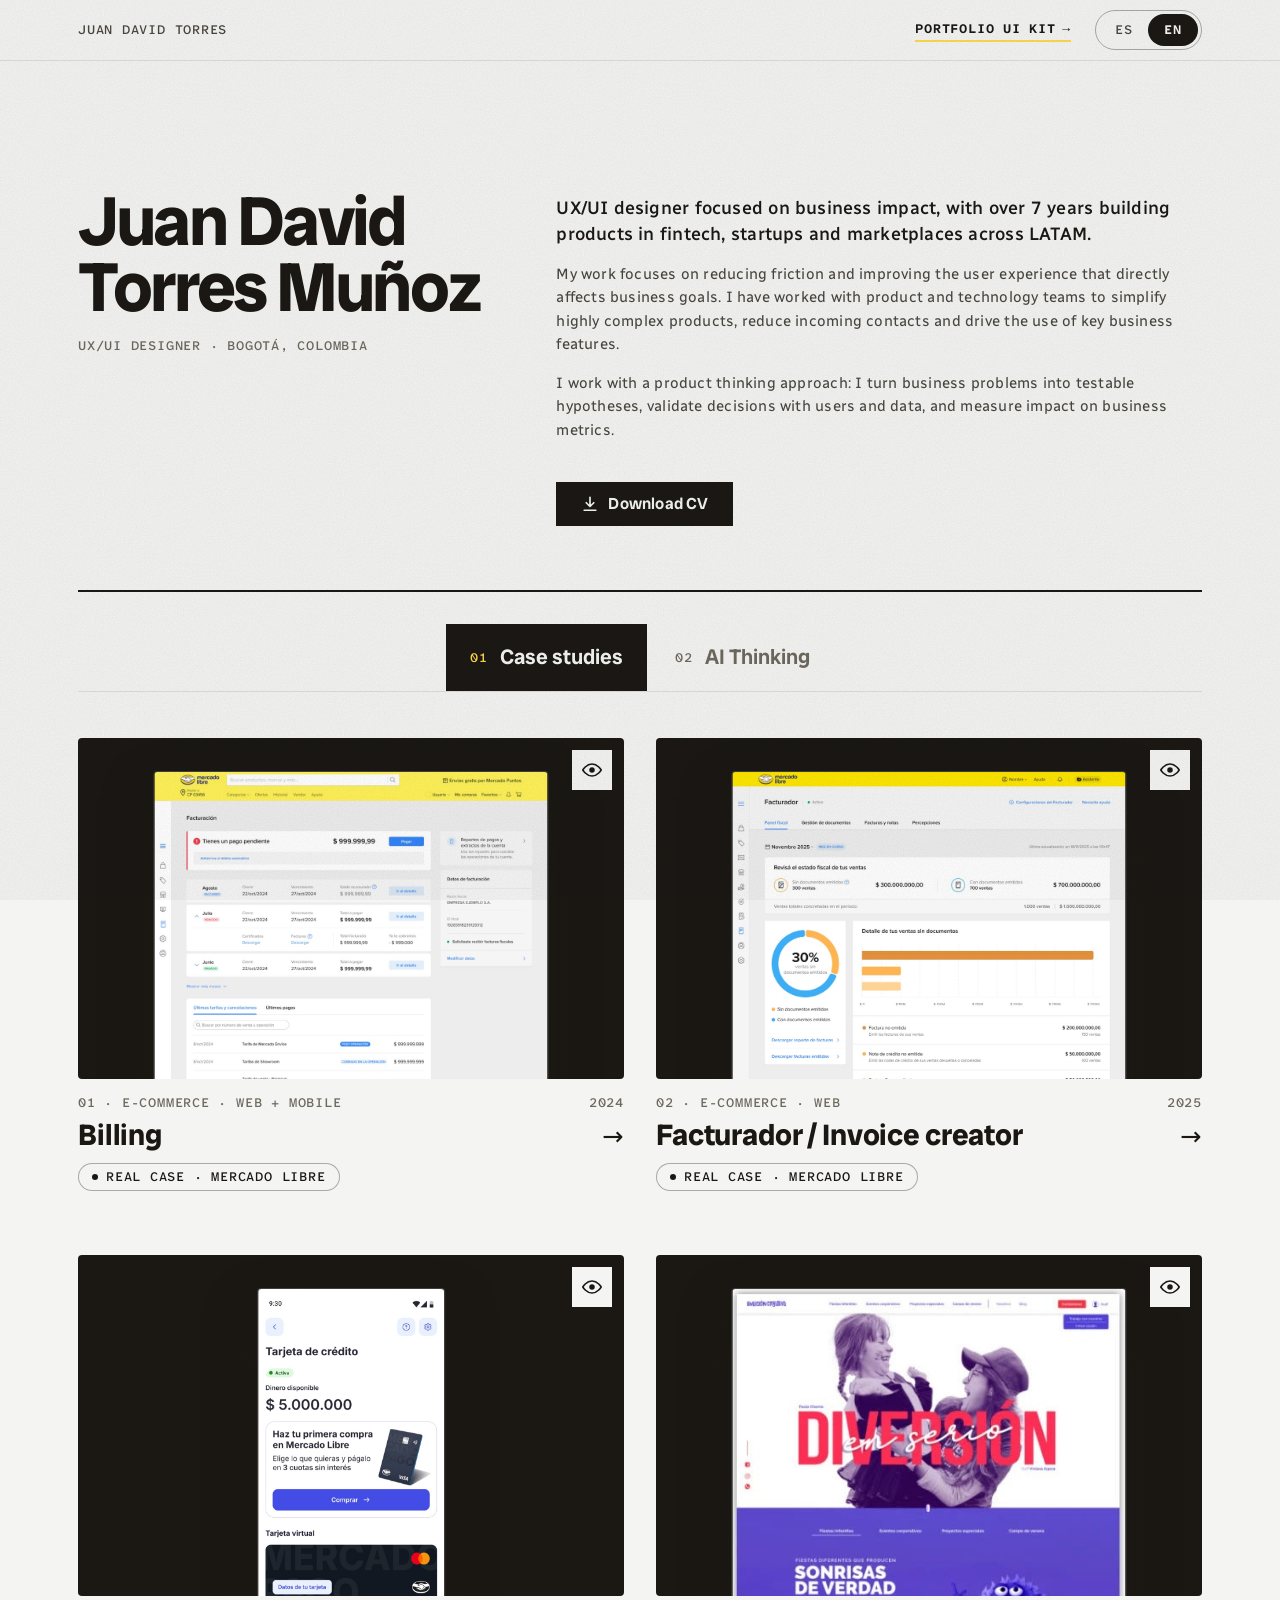
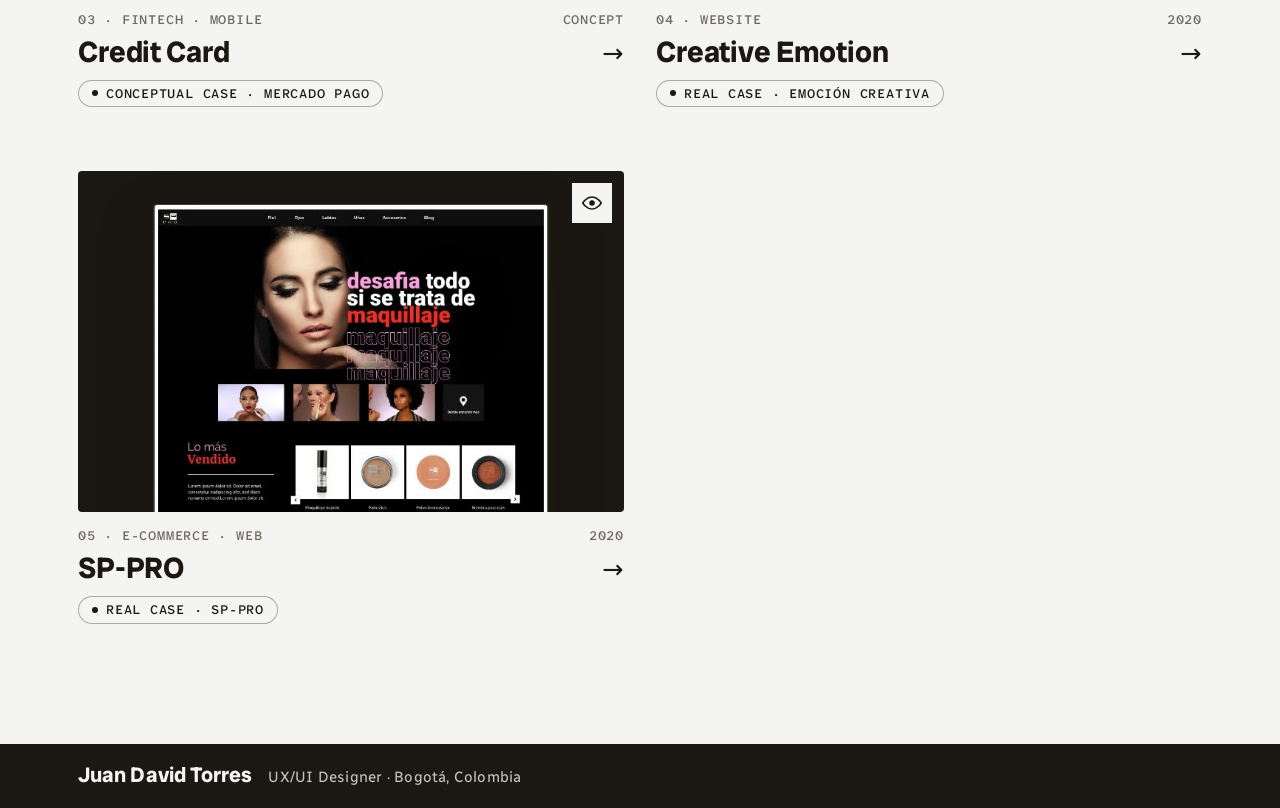
<file: index.html>
<!DOCTYPE html>
<html lang="es" data-lang="es">
<head>
<meta charset="utf-8">
<meta name="viewport" content="width=device-width, initial-scale=1">
<meta name="robots" content="noindex,nofollow">
<title data-en="Juan David Torres · Portfolio">Juan David Torres · Portafolio</title>
<link rel="preconnect" href="https://fonts.googleapis.com">
<link rel="preconnect" href="https://fonts.gstatic.com" crossorigin>
<link href="https://fonts.googleapis.com/css2?family=Atkinson+Hyperlegible+Mono:wght@300..800&family=Radio+Canada+Big:wght@400..700&family=Radio+Canada:wght@300..700&display=swap" rel="stylesheet">
<link rel="stylesheet" href="assets/jd.css?v=225">
</head>
<body class="ed">

<header class="topbar"><div class="wrap">
  <span class="back">Juan David Torres</span>
  <div class="top-r">
    <a class="textlink" href="sistema.html"><span class="lg"><span lang="es">UI kit portafolio</span><span lang="en">Portfolio UI kit</span></span><span class="sh">UI kit</span></a>
  <div class="lang" role="group" aria-label="Idioma / Language"><button data-set="es">ES</button><button data-set="en">EN</button></div>
  </div>
</div></header>

<main class="wrap">
  <section class="intro" aria-labelledby="intro-name">
    <div class="intro-id">
    <h1 id="intro-name">Juan David<br>Torres Muñoz</h1>
      <p class="intro-role"><span lang="es">Diseñador UX/UI · Bogotá, Colombia</span><span lang="en">UX/UI Designer · Bogotá, Colombia</span></p>
    </div>
    <div class="intro-txt">
      <p><span lang="es">Diseñador UX/UI enfocado en impacto de negocio, con más de 7 años construyendo productos en fintech, startups y marketplaces en LATAM.</span><span lang="en">UX/UI designer focused on business impact, with over 7 years building products in fintech, startups and marketplaces across LATAM.</span></p>
      <p><span lang="es">Mi trabajo se centra en reducir la fricción y mejorar la experiencia del usuario que afecta directamente los objetivos del negocio. He colaborado con equipos de producto y tecnología para simplificar productos de alta complejidad, disminuir el incoming e impulsar el uso de funcionalidades clave para el negocio.</span><span lang="en">My work focuses on reducing friction and improving the user experience that directly affects business goals. I have worked with product and technology teams to simplify highly complex products, reduce incoming contacts and drive the use of key business features.</span></p>
      <p><span lang="es">Trabajo bajo un enfoque de product thinking, donde traduzco problemas de negocio en hipótesis testeables, valido decisiones con usuarios y datos, y mido el impacto en métricas que impacten el negocio.</span><span lang="en">I work with a product thinking approach: I turn business problems into testable hypotheses, validate decisions with users and data, and measure impact on business metrics.</span></p>
      <a class="btn" href="assets/cv/CV-Juan-David-Torres.zip" download="CV-Juan-David-Torres.zip"><svg viewBox="0 0 24 24" aria-hidden="true"><path d="M12 4v11m0 0l-4.5-4.5M12 15l4.5-4.5M5 19.5h14"/></svg><span lang="es">Descargar CV</span><span lang="en">Download CV</span></a>
    </div>
  </section>
  <nav class="home" id="home" aria-label="Casos" data-label-en="Cases">
    <aside class="rail-pv" id="rail-pv" aria-live="polite">
      <div class="pv-head"><div class="wrap">
        <span class="no" id="pv-no"></span>
        <h2 id="pv-title"></h2>
        <a class="textlink" id="pv-open" href="#"><span lang="es">Abrir el caso</span><span lang="en">Open the case</span></a>
        <button class="x-btn" id="pv-close" type="button" aria-label="Cerrar"><svg viewBox="0 0 24 24" aria-hidden="true"><path d="M6 6l12 12M18 6L6 18" fill="none" stroke="currentColor" stroke-width="2.4" stroke-linecap="round"/></svg></button>
      </div></div>
      <div class="pv-scroll" id="pv-scroll"><div class="pv-body" id="pv-body"></div></div>
    </aside>
    <section class="home-ia" id="ia" role="tabpanel" aria-labelledby="pg-tab-ia" hidden>
      <ol class="ia-list">
        <li class="ia-item">
          <span class="ia-n">01</span>
          <div class="ia-body">
            <span class="ia-meta"><span lang="es">Skill para Claude · Estrategia UX</span><span lang="en">Claude skill · UX strategy</span></span>
            <h3>ux-strategist</h3>
            <p><span lang="es">Creé un sistema de razonamiento estratégico que convierte mi forma de trabajar en pasos repetibles. No genera documentos: ayuda a tomar mejores decisiones de producto antes de diseñar. Con él estructuré la parte conceptual de varios casos de este portafolio.</span><span lang="en">I created a strategic reasoning system that turns the way I work into repeatable steps. It does not generate documents: it helps make better product decisions before designing. I used it to structure the conceptual part of several cases in this portfolio.</span></p>
            <ul class="ia-tags">
              <li><span lang="es">Framing del problema</span><span lang="en">Problem framing</span></li>
              <li><span lang="es">Hipótesis</span><span lang="en">Hypotheses</span></li>
              <li><span lang="es">Priorización</span><span lang="en">Prioritization</span></li>
              <li><span lang="es">Métricas y guardrails</span><span lang="en">Metrics and guardrails</span></li>
              <li><span lang="es">Experimentos</span><span lang="en">Experiments</span></li>
              <li><span lang="es">Riesgos</span><span lang="en">Risks</span></li>
            </ul>
          </div>
        </li>
      </ol>
    </section>
    <div class="pg-title pg-tabs tabs" role="tablist" aria-label="Secciones">
      <button type="button" role="tab" class="tab pg-tab" id="pg-tab-casos" data-v="casos" aria-selected="true" aria-controls="home"><span class="n">01</span><span lang="es">Casos de estudio</span><span lang="en">Case studies</span></button>
      <button type="button" role="tab" class="tab pg-tab" id="pg-tab-ia" data-v="ia" aria-selected="false" aria-controls="ia" tabindex="-1"><span class="n">02</span><span lang="es">IA Thinking</span><span lang="en">AI Thinking</span></button>
    </div>
  </nav>
</main>

<footer class="site-foot"><div class="wrap">
  <span class="sf-name">Juan David Torres</span>
  <span class="sf-role"><span lang="es">Diseñador UX/UI · Bogotá, Colombia</span><span lang="en">UX/UI Designer · Bogotá, Colombia</span></span>
</div></footer>

<script src="assets/home-data.js?v=64"></script>
<script src="assets/site.js?v=76"></script>
<script src="assets/home.js?v=94"></script>
</body>
</html>
</file>
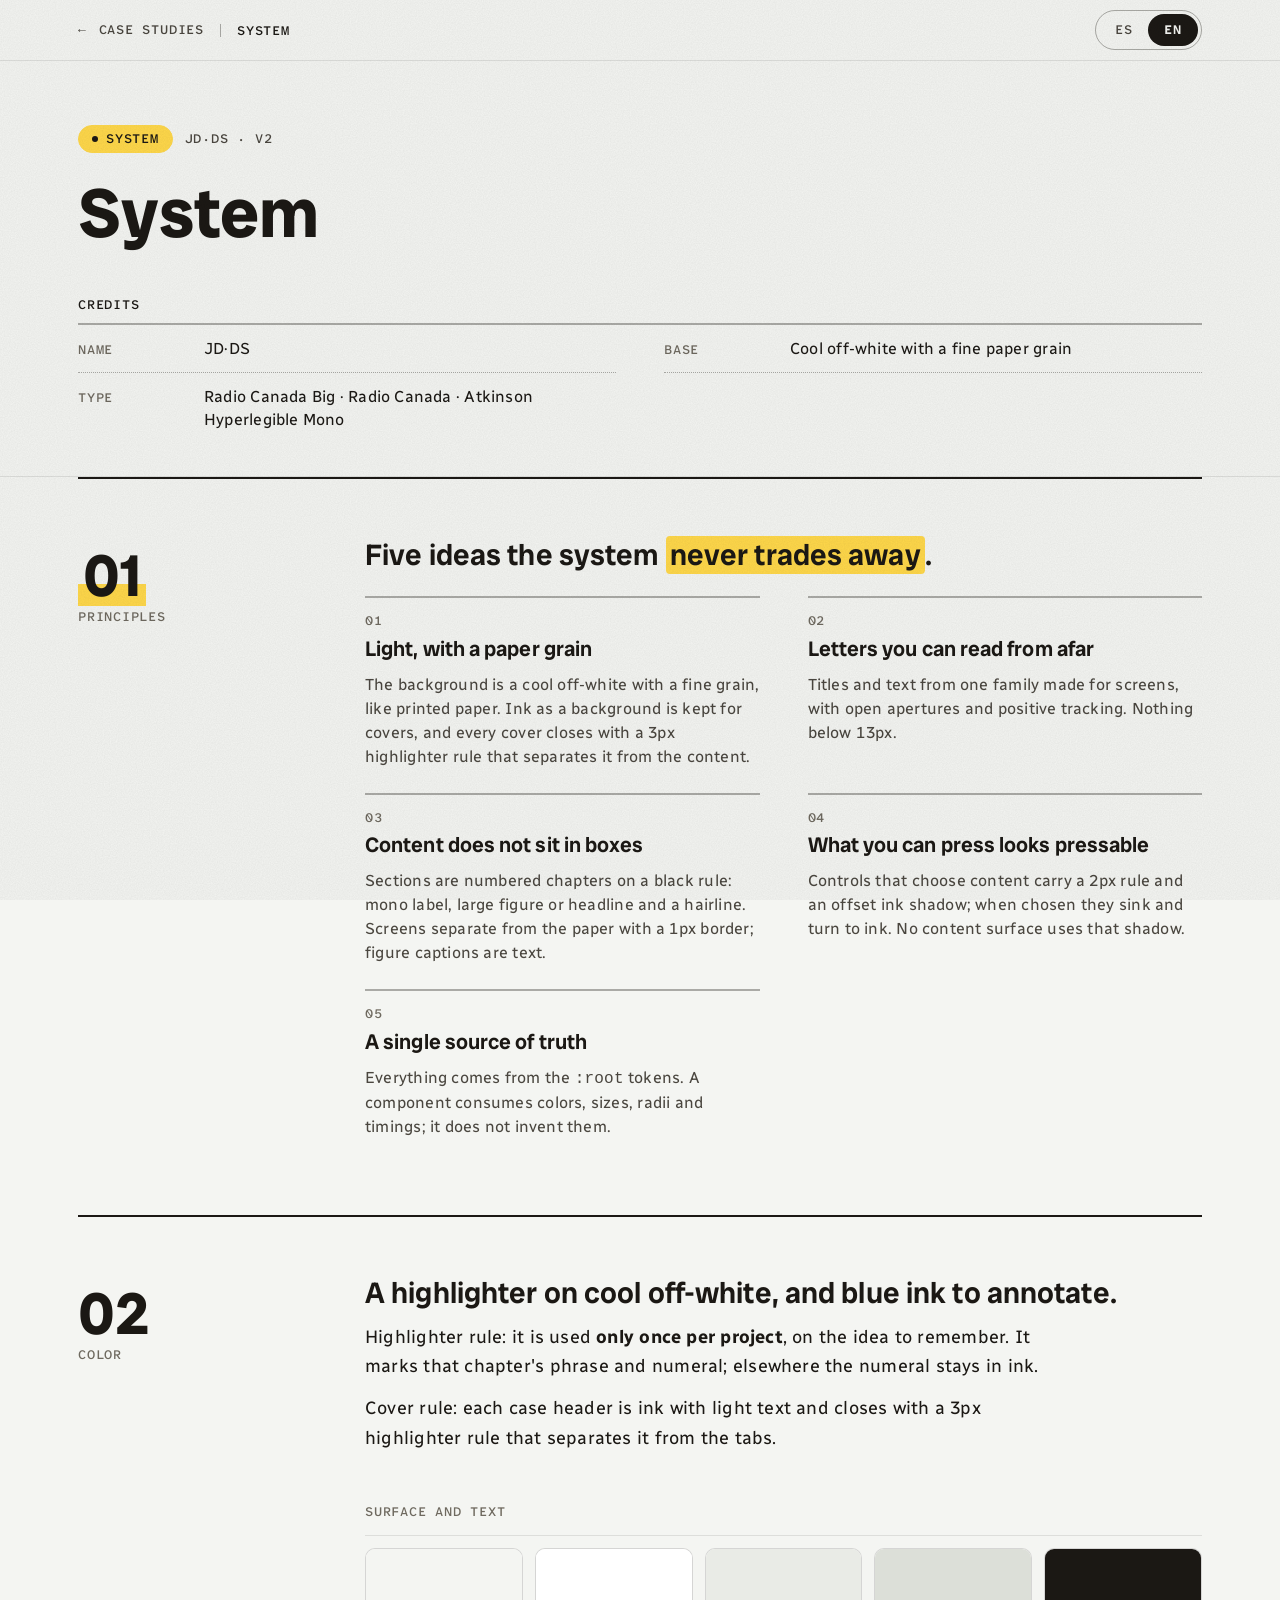
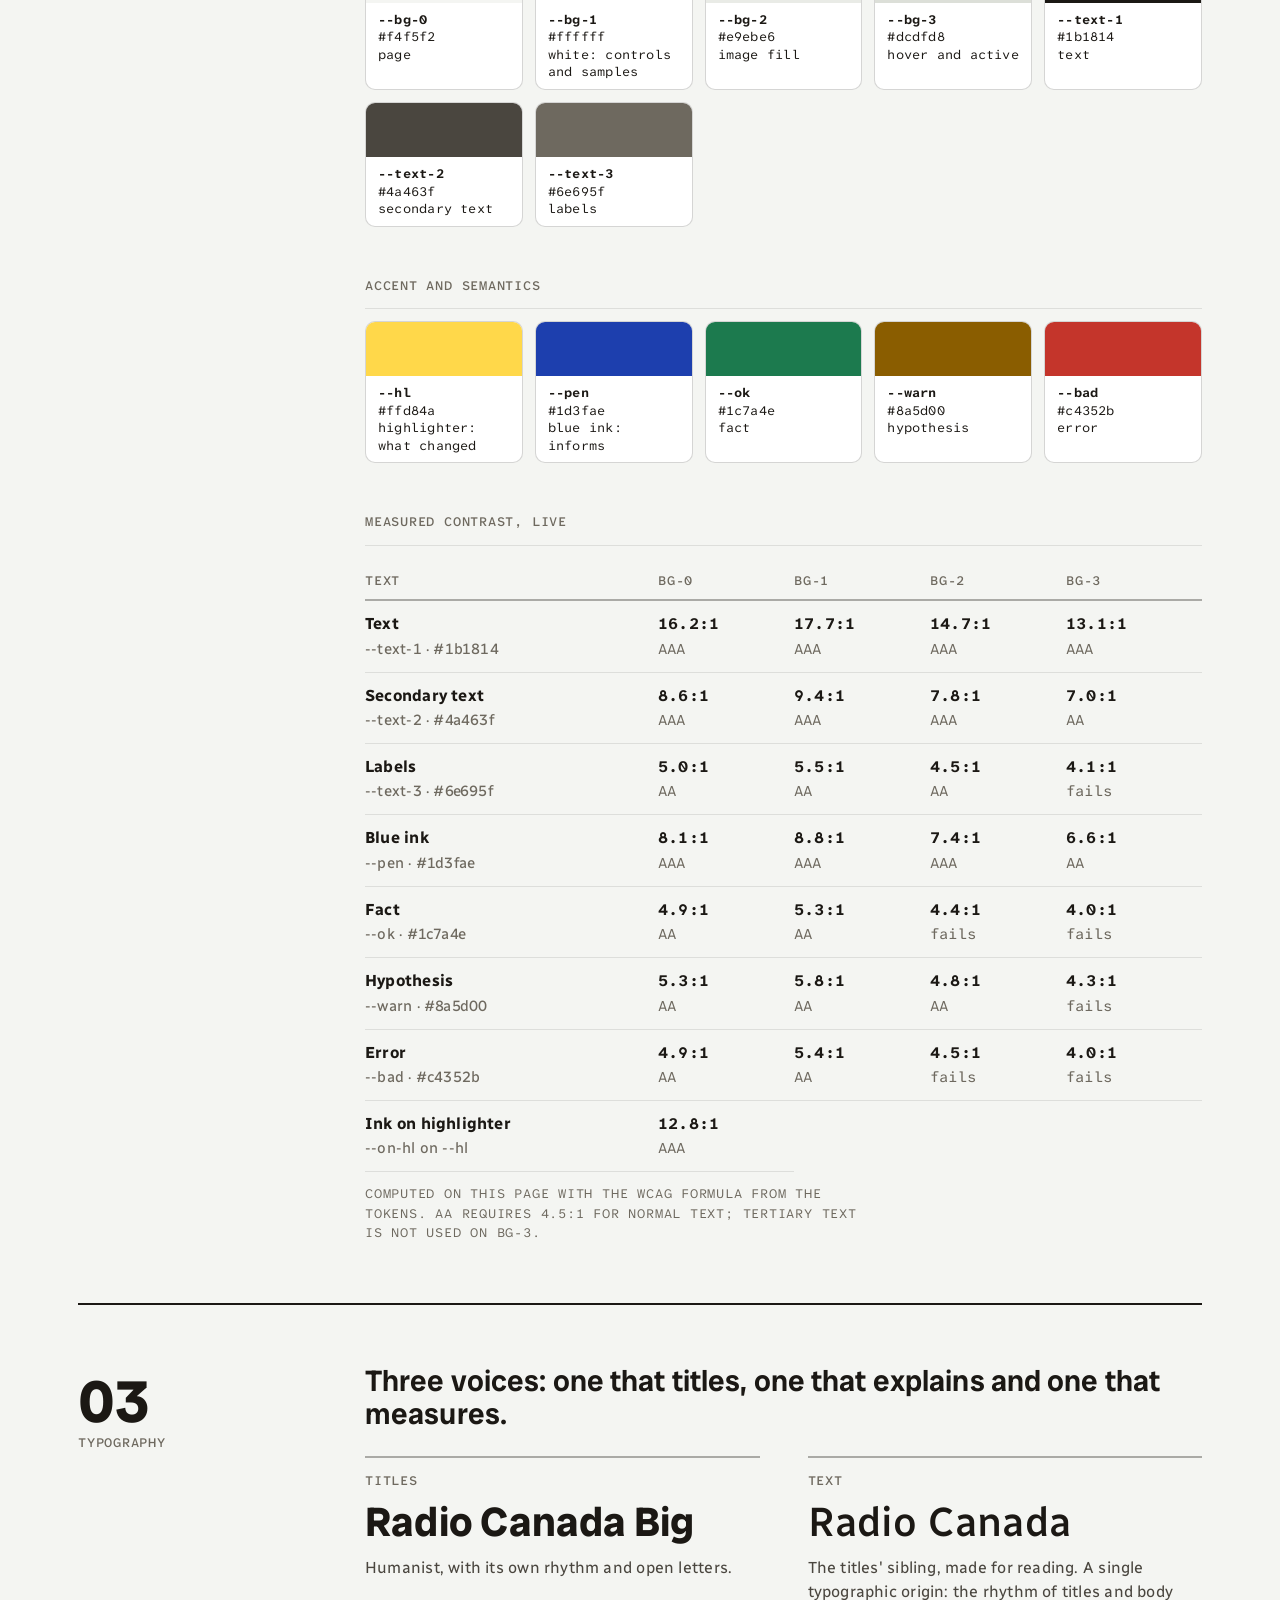
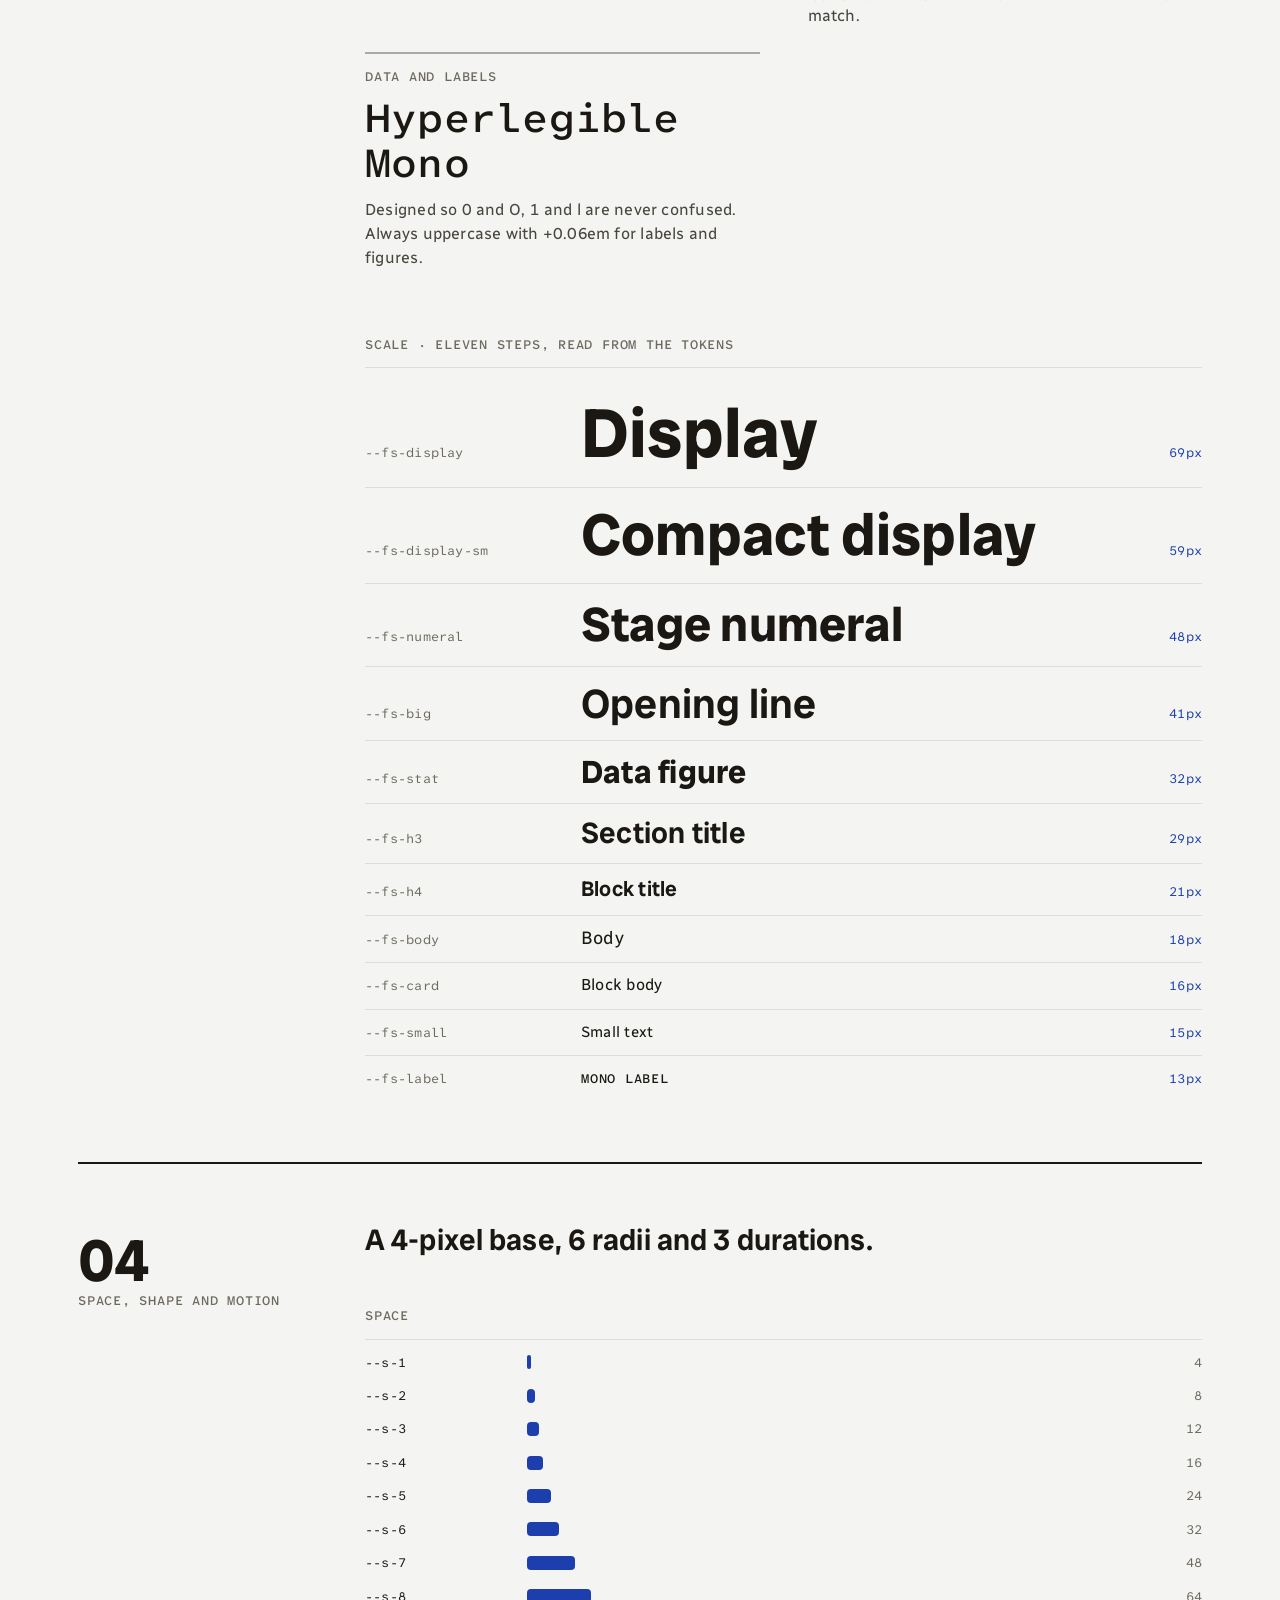
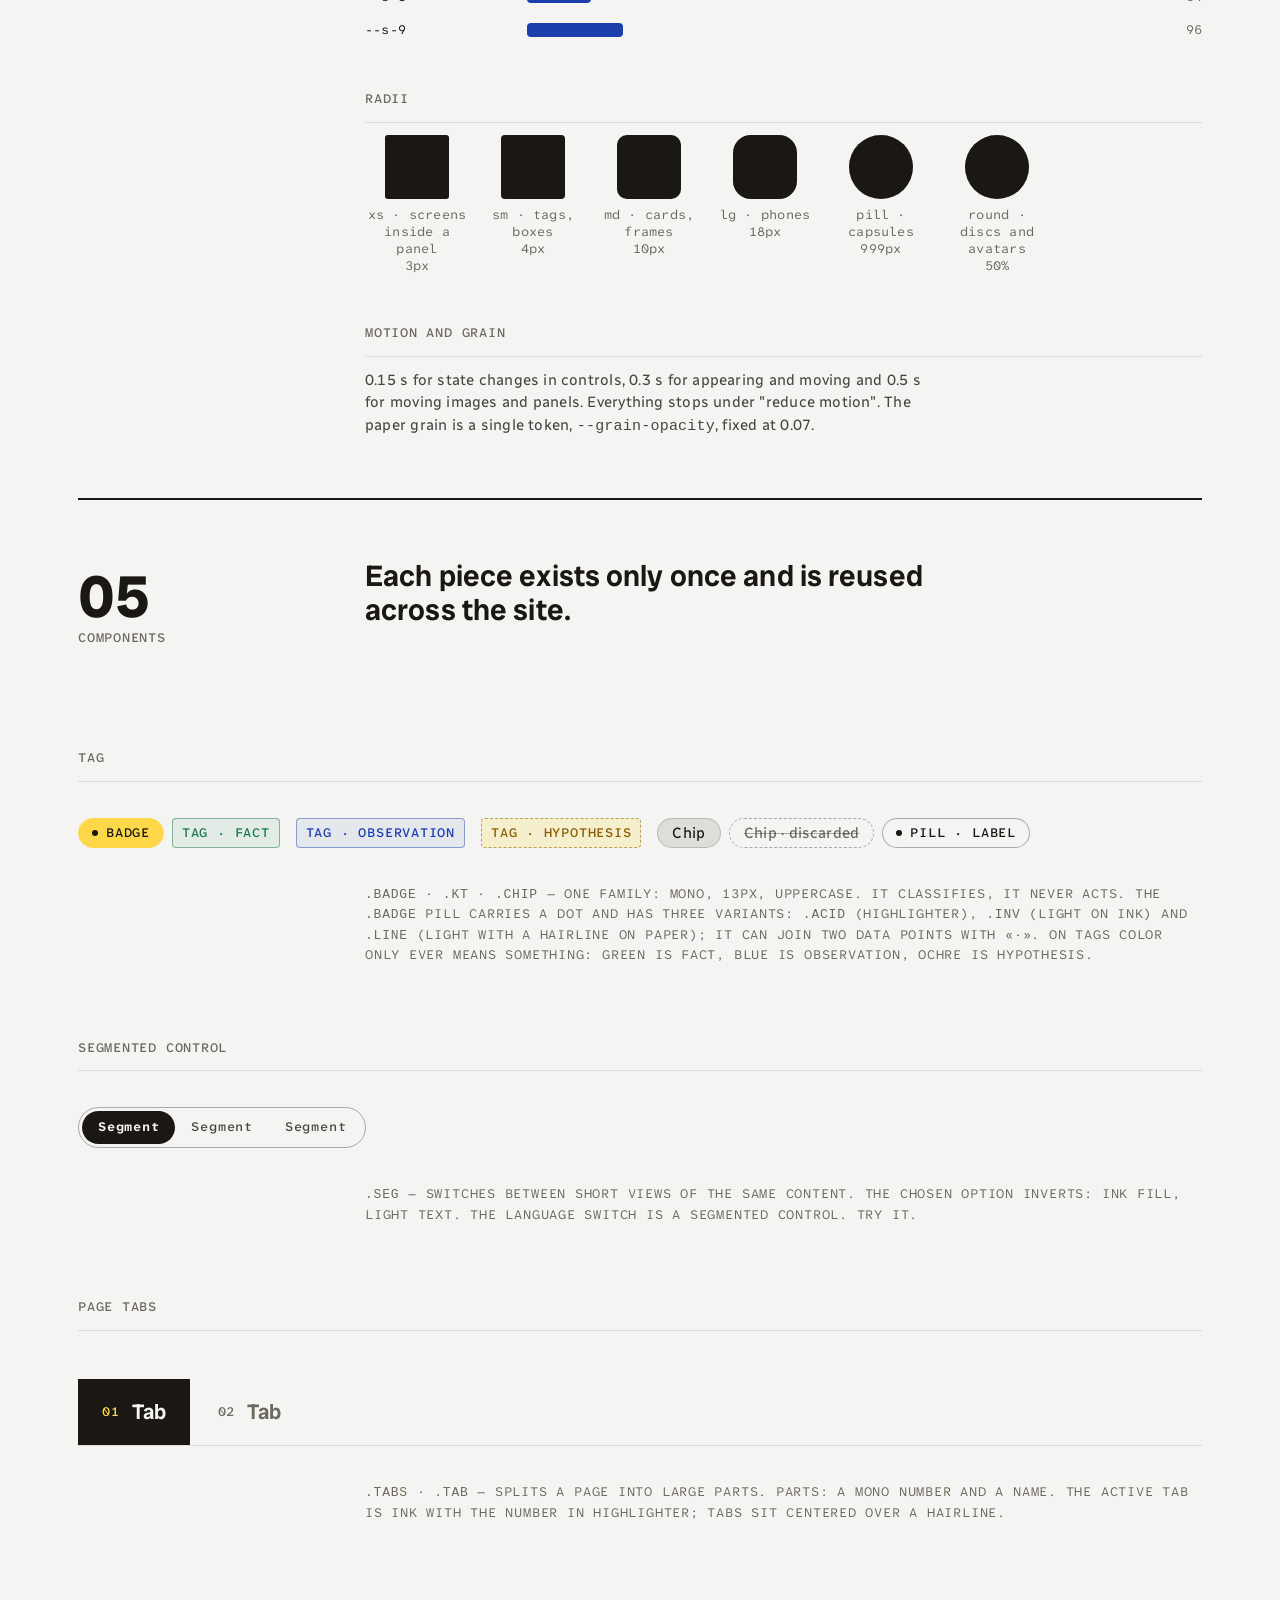
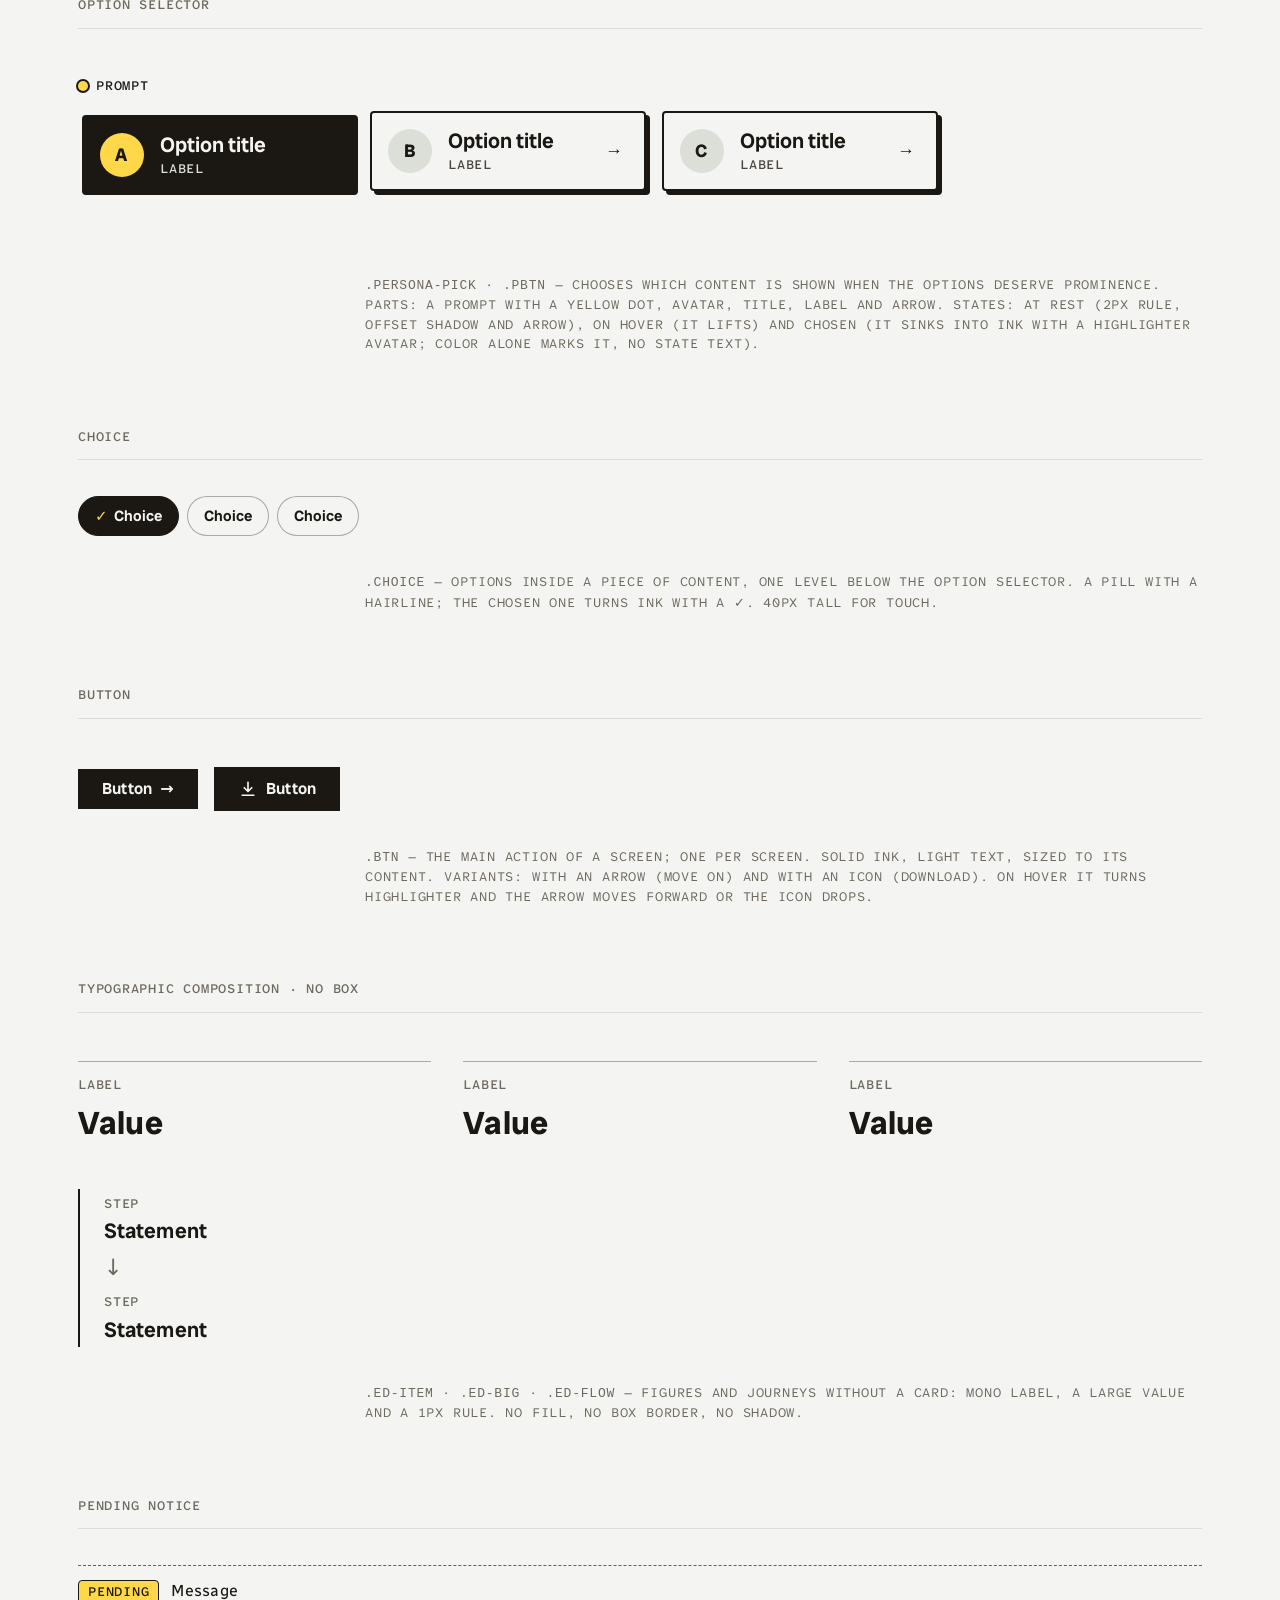
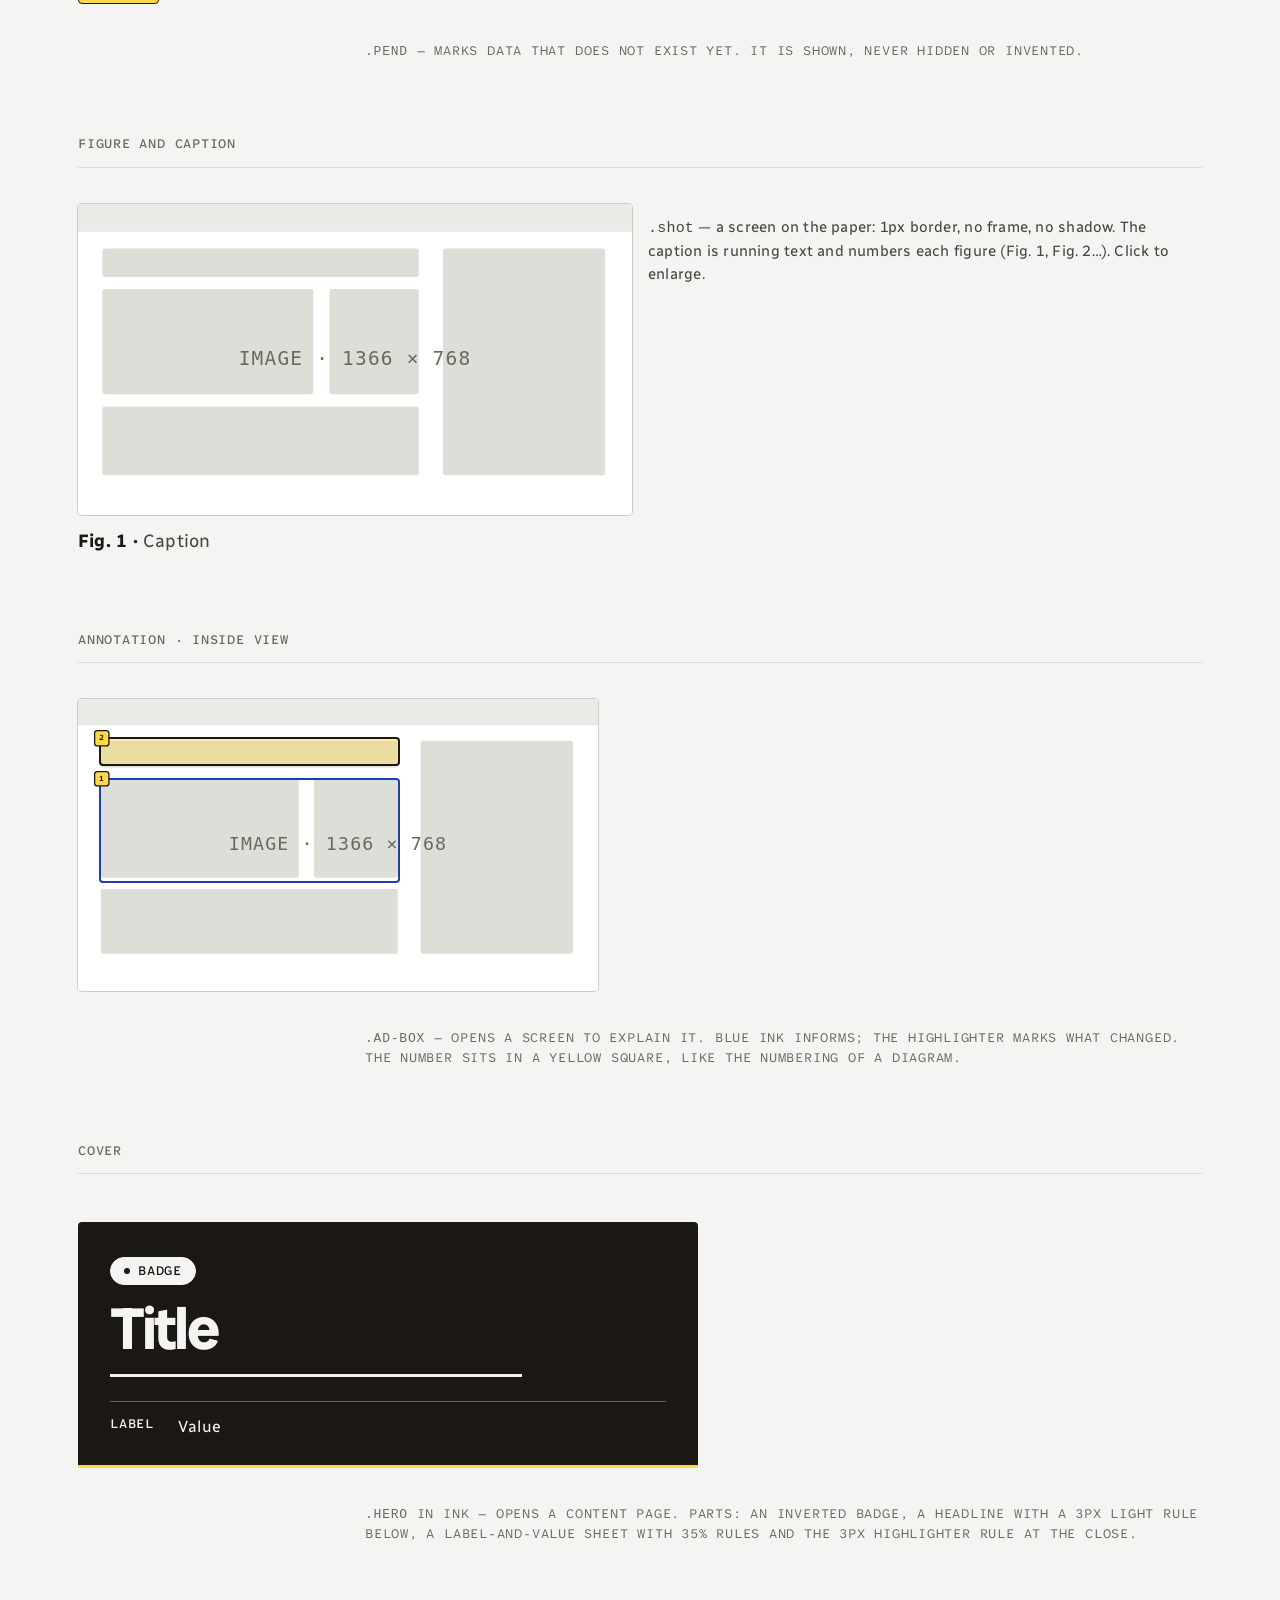
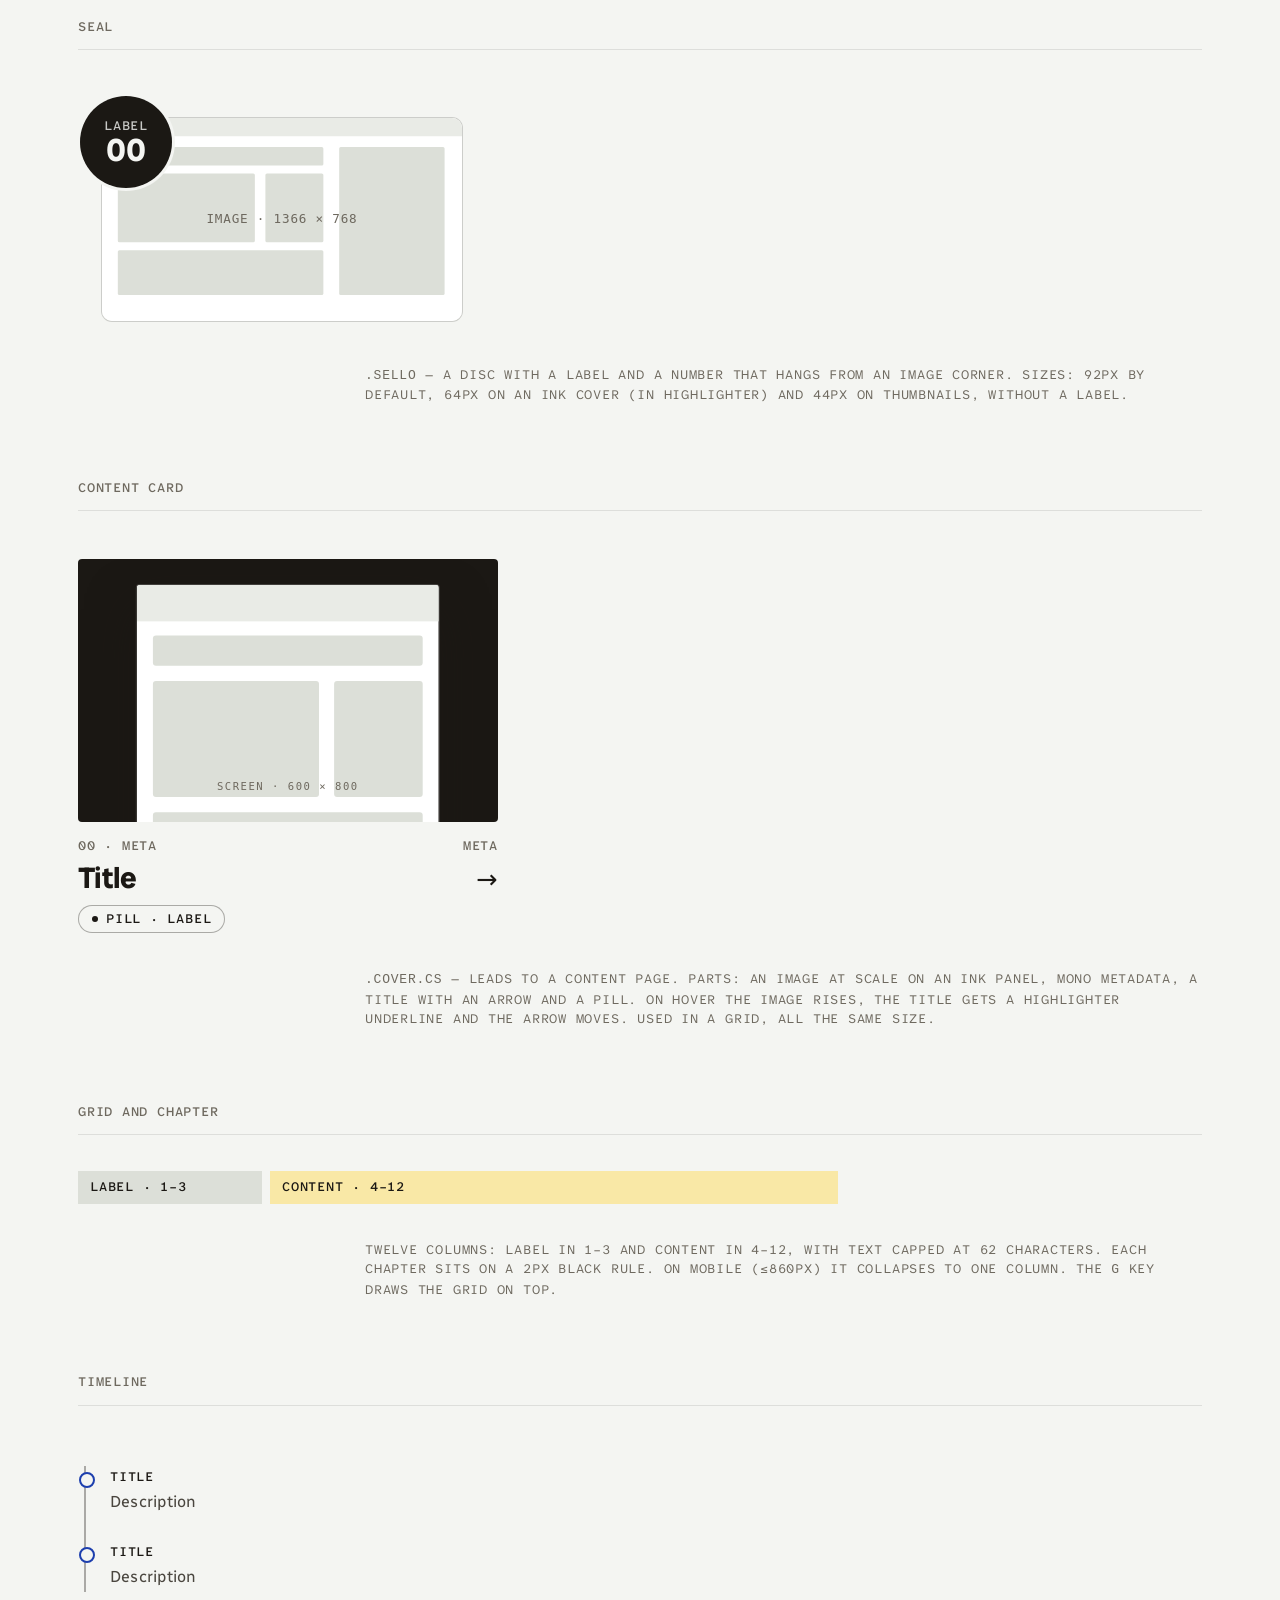
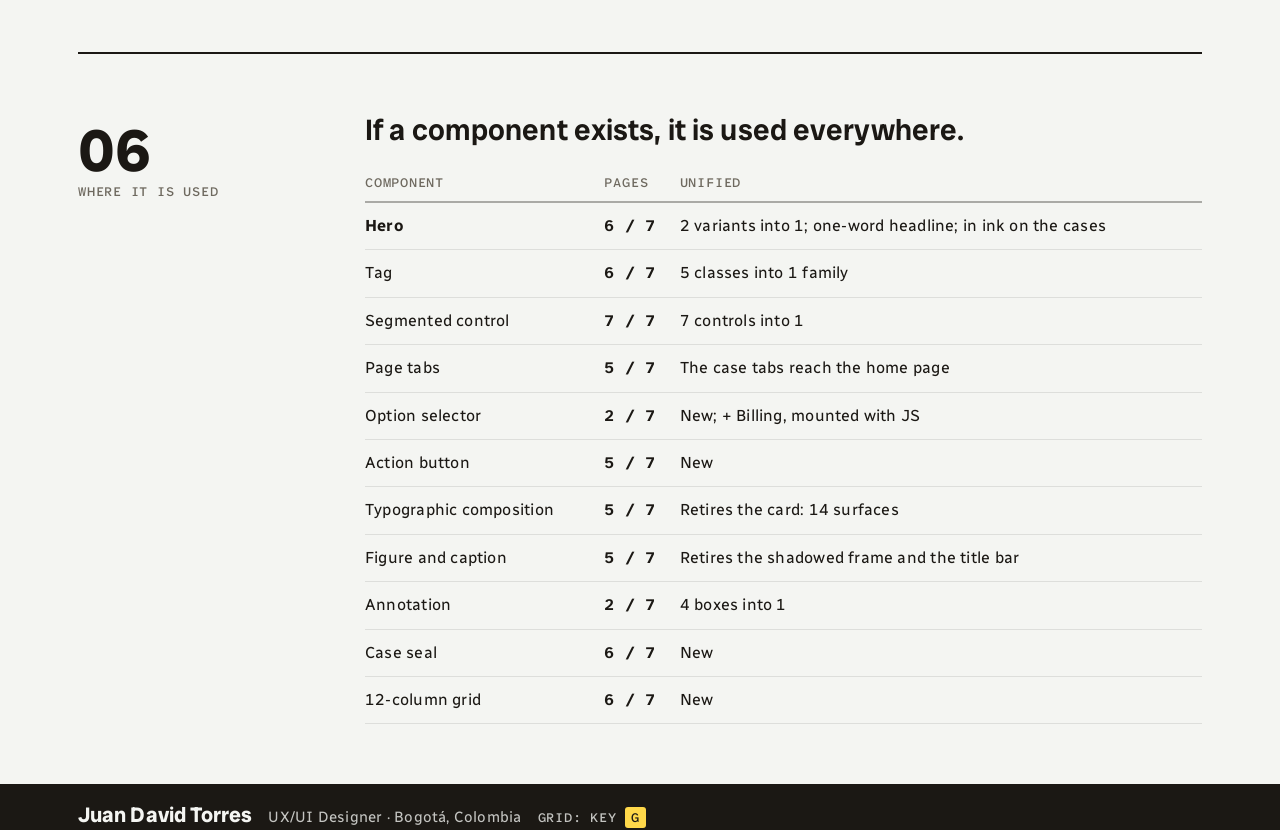
<file: sistema.html>
<!DOCTYPE html>
<html lang="es" data-lang="es">
<head>
<meta charset="utf-8">
<meta name="viewport" content="width=device-width, initial-scale=1">
<meta name="robots" content="noindex,nofollow">
<title data-en="JD·DS · The system behind the portfolio">JD·DS · El sistema detrás del portafolio</title>
<link rel="preconnect" href="https://fonts.googleapis.com">
<link rel="preconnect" href="https://fonts.gstatic.com" crossorigin>
<link href="https://fonts.googleapis.com/css2?family=Atkinson+Hyperlegible+Mono:wght@300..800&family=Radio+Canada+Big:wght@400..700&family=Radio+Canada:wght@300..700&display=swap" rel="stylesheet">
<link rel="stylesheet" href="assets/jd.css?v=225">
</head>
<body class="ed">

<header class="topbar"><div class="wrap">
  <div class="crumbs">
    <a class="back" href="index.html">← <span lang="es">Casos de estudio</span><span lang="en">Case studies</span></a>
    <span class="here" aria-current="page"><span lang="es">Sistema</span><span lang="en">System</span></span>
  </div>
  <div class="lang" role="group" aria-label="Idioma / Language"><button data-set="es">ES</button><button data-set="en">EN</button></div>
</div></header>

<!-- ============ HERO ============ -->
<section class="hero"><div class="wrap">
  <div class="eyebrow">
    <span class="badge acid"><span lang="es">Sistema</span><span lang="en">System</span></span>
    <span class="mono">JD·DS · v2</span>
  </div>
  <h1><span lang="es">Sistema</span><span lang="en">System</span></h1>
  <dl class="meta">
    <div><dt lang="es">Nombre</dt><dt lang="en">Name</dt><dd>JD·DS</dd></div>
    <div><dt lang="es">Base</dt><dt lang="en">Base</dt><dd lang="es">Hueso frío con ruido fino de papel</dd><dd lang="en">Cool off-white with a fine paper grain</dd></div>
    <div><dt lang="es">Tipografía</dt><dt lang="en">Type</dt><dd>Radio Canada Big · Radio Canada · Atkinson Hyperlegible Mono</dd></div>
  </dl>
</div></section>

<main class="wrap">

  <!-- 01 PRINCIPIOS -->
  <div class="sec key">
    <h2><b>01</b><span lang="es">Principios</span><span lang="en">Principles</span></h2>
    <div>
      <p class="big" lang="es">Cinco ideas que el sistema <mark>no negocia</mark>.</p>
      <p class="big" lang="en">Five ideas the system <mark>never trades away</mark>.</p>
      <div class="docs mt-5">
        <div><span class="mono mute">01</span><h4 lang="es">Claro, con grano de papel</h4><h4 lang="en">Light, with a paper grain</h4><p lang="es">El fondo es un hueso frío con un ruido fino, como papel impreso. La tinta como fondo se reserva para las portadas, y cada portada cierra con un filete de resaltador de 3px que la separa del contenido.</p><p lang="en">The background is a cool off-white with a fine grain, like printed paper. Ink as a background is kept for covers, and every cover closes with a 3px highlighter rule that separates it from the content.</p></div>
        <div><span class="mono mute">02</span><h4 lang="es">Letras que se leen desde lejos</h4><h4 lang="en">Letters you can read from afar</h4><p lang="es">Títulos y texto de una misma familia pensada para pantalla, con aperturas abiertas y seguimiento positivo. Nada por debajo de 13px.</p><p lang="en">Titles and text from one family made for screens, with open apertures and positive tracking. Nothing below 13px.</p></div>
        <div><span class="mono mute">03</span><h4 lang="es">El contenido no va en cajas</h4><h4 lang="en">Content does not sit in boxes</h4><p lang="es">Las secciones son capítulos numerados sobre un filete negro: etiqueta mono, cifra o titular grande y un filete fino. Las pantallas se separan del papel con un borde de 1px; los pies de figura son texto.</p><p lang="en">Sections are numbered chapters on a black rule: mono label, large figure or headline and a hairline. Screens separate from the paper with a 1px border; figure captions are text.</p></div>
        <div><span class="mono mute">04</span><h4 lang="es">Lo que se toca, parece tocable</h4><h4 lang="en">What you can press looks pressable</h4><p lang="es">Los controles que eligen contenido llevan filete de 2px y sombra desplazada de tinta; al elegirlos se hunden y pasan a tinta. Ninguna superficie de contenido usa esa sombra.</p><p lang="en">Controls that choose content carry a 2px rule and an offset ink shadow; when chosen they sink and turn to ink. No content surface uses that shadow.</p></div>
        <div><span class="mono mute">05</span><h4 lang="es">Una sola fuente de verdad</h4><h4 lang="en">A single source of truth</h4><p lang="es">Todo sale de los tokens de <code>:root</code>. Un componente consume colores, tamaños, radios y tiempos; no los inventa.</p><p lang="en">Everything comes from the <code>:root</code> tokens. A component consumes colors, sizes, radii and timings; it does not invent them.</p></div>
      </div>
    </div>
  </div>

  <!-- 02 COLOR -->
  <div class="sec">
    <h2><b>02</b><span lang="es">Color</span><span lang="en">Color</span></h2>
    <div>
      <p class="big" lang="es">Un resaltador sobre hueso frío, y tinta azul para anotar.</p>
      <p class="big" lang="en">A highlighter on cool off-white, and blue ink to annotate.</p>
      <p class="mt-3" lang="es">Regla del resaltador: se usa <b>una sola vez por proyecto</b>, en la idea que debe recordarse. Marca la frase y el numeral de ese capítulo; en el resto, el numeral va en tinta.</p>
      <p class="mt-3" lang="en">Highlighter rule: it is used <b>only once per project</b>, on the idea to remember. It marks that chapter's phrase and numeral; elsewhere the numeral stays in ink.</p>
      <p class="mt-3" lang="es">Regla de las portadas: la cabecera de cada caso va en tinta con texto claro y cierra con un filete de resaltador de 3px que la separa de las pestañas.</p>
      <p class="mt-3" lang="en">Cover rule: each case header is ink with light text and closes with a 3px highlighter rule that separates it from the tabs.</p>
      <span class="mono mute sub" lang="es">Superficie y texto</span><span class="mono mute sub" lang="en">Surface and text</span>
      <div class="swatches" id="sw-base"></div>
      <span class="mono mute sub" lang="es">Acento y semántica</span><span class="mono mute sub" lang="en">Accent and semantics</span>
      <div class="swatches" id="sw-accent"></div>
      <span class="mono mute sub" lang="es">Contraste medido, en vivo</span><span class="mono mute sub" lang="en">Measured contrast, live</span>
      <table class="mtab" id="contrast">
        <thead><tr><th lang="es">Texto</th><th lang="en">Text</th><th>bg-0</th><th>bg-1</th><th>bg-2</th><th>bg-3</th></tr></thead>
        <tbody></tbody>
      </table>
      <p class="cap mt-4" lang="es">Se calcula en esta página con la fórmula WCAG a partir de los tokens. AA exige 4,5:1 en texto normal; el texto terciario no se usa sobre bg-3.</p>
      <p class="cap mt-4" lang="en">Computed on this page with the WCAG formula from the tokens. AA requires 4.5:1 for normal text; tertiary text is not used on bg-3.</p>
    </div>
  </div>

  <!-- 03 TIPOGRAFÍA -->
  <div class="sec">
    <h2><b>03</b><span lang="es">Tipografía</span><span lang="en">Typography</span></h2>
    <div>
      <p class="big" lang="es">Tres voces: una que titula, una que explica y una que mide.</p>
      <p class="big" lang="en">Three voices: one that titles, one that explains and one that measures.</p>
      <div class="docs mt-5">
        <div><span class="mono mute" lang="es">Títulos</span><span class="mono mute" lang="en">Titles</span><p style="font-family:var(--f-display);font-weight:700;font-size:var(--fs-big);line-height:1.1;margin:var(--s-2) 0;color:var(--text-1)">Radio Canada Big</p><p lang="es">Humanista, de ritmo propio y letras abiertas.</p><p lang="en">Humanist, with its own rhythm and open letters.</p></div>
        <div><span class="mono mute" lang="es">Texto</span><span class="mono mute" lang="en">Text</span><p style="font-family:var(--f-text);font-weight:500;font-size:var(--fs-big);line-height:1.1;margin:var(--s-2) 0;color:var(--text-1)">Radio Canada</p><p lang="es">La hermana de los títulos, hecha para leer. Un solo origen tipográfico: el ritmo de los títulos y el del cuerpo coinciden.</p><p lang="en">The titles' sibling, made for reading. A single typographic origin: the rhythm of titles and body match.</p></div>
        <div><span class="mono mute" lang="es">Datos y etiquetas</span><span class="mono mute" lang="en">Data and labels</span><p style="font-family:var(--f-mono);font-weight:500;font-size:var(--fs-big);line-height:1.1;margin:var(--s-2) 0;color:var(--text-1)">Hyperlegible Mono</p><p lang="es">Diseñada para que 0 y O, 1 e l no se confundan. Siempre en mayúsculas y con +0,06em para etiquetas y cifras.</p><p lang="en">Designed so 0 and O, 1 and l are never confused. Always uppercase with +0.06em for labels and figures.</p></div>
      </div>
      <span class="mono mute sub" lang="es">Escala · once pasos, leída de los tokens</span><span class="mono mute sub" lang="en">Scale · eleven steps, read from the tokens</span>
      <div class="type" id="type-scale"></div>
    </div>
  </div>

  <!-- 04 ESPACIO, FORMA, MOVIMIENTO -->
  <div class="sec">
    <h2><b>04</b><span lang="es">Espacio, forma y movimiento</span><span lang="en">Space, shape and motion</span></h2>
    <div>
      <p class="big" lang="es">Una base de 4 píxeles, <span data-count="radii">6</span> radios y <span data-count="dur">3</span> tiempos.</p>
      <p class="big" lang="en">A 4-pixel base, <span data-count="radii">6</span> radii and <span data-count="dur">3</span> durations.</p>
      <span class="mono mute sub" lang="es">Espacio</span><span class="mono mute sub" lang="en">Space</span>
      <div class="bars" id="space-scale"></div>
      <span class="mono mute sub" lang="es">Radios</span><span class="mono mute sub" lang="en">Radii</span>
      <div class="rads" id="radii"></div>
      <span class="mono mute sub" lang="es">Movimiento y ruido</span><span class="mono mute sub" lang="en">Motion and grain</span>
      <p class="note" lang="es">0,15 s para cambios de estado en controles, 0,3 s para aparecer y moverse y 0,5 s para desplazar imágenes y paneles. Todo se detiene con «reducir movimiento». El grano de papel es un solo token, <code>--grain-opacity</code>, y está fijo en 0,07.</p>
      <p class="note" lang="en">0.15 s for state changes in controls, 0.3 s for appearing and moving and 0.5 s for moving images and panels. Everything stops under "reduce motion". The paper grain is a single token, <code>--grain-opacity</code>, fixed at 0.07.</p>
    </div>
  </div>

  <!-- 05 COMPONENTES · cada demo muestra el componente con etiquetas genéricas, no el contenido de los casos -->
  <div class="sec full" id="componentes">
    <h2><b>05</b><span lang="es">Componentes</span><span lang="en">Components</span></h2>
    <p class="big" lang="es">Cada pieza existe una sola vez y se reutiliza en todo el sitio.</p>
    <p class="big" lang="en">Each piece exists only once and is reused across the site.</p>

    <span class="mono mute sub" lang="es">Etiqueta</span><span class="mono mute sub" lang="en">Tag</span>
    <div class="chips">
      <span class="badge acid">Badge</span>
      <span class="kt ev">Tag · fact</span>
      <span class="kt ob">Tag · observation</span>
      <span class="kt hi">Tag · hypothesis</span>
      <span class="chip fill">Chip</span>
      <span class="chip no">Chip · discarded</span>
      <span class="badge line"><span>Pill · Label</span></span>
    </div>
    <p class="cap mt-3" lang="es"><code>.badge</code> · <code>.kt</code> · <code>.chip</code> — una sola familia: mono, 13px, mayúsculas. Sirve para clasificar, nunca para accionar. La pill <code>.badge</code> lleva un punto y tiene tres variantes: <code>.acid</code> (resaltador), <code>.inv</code> (clara sobre tinta) y <code>.line</code> (clara con filete sobre papel); puede unir dos datos con «·». En las etiquetas el color solo significa algo: verde es hecho, azul es observación, ocre es hipótesis.</p>
    <p class="cap mt-3" lang="en"><code>.badge</code> · <code>.kt</code> · <code>.chip</code> — one family: mono, 13px, uppercase. It classifies, it never acts. The <code>.badge</code> pill carries a dot and has three variants: <code>.acid</code> (highlighter), <code>.inv</code> (light on ink) and <code>.line</code> (light with a hairline on paper); it can join two data points with «·». On tags color only ever means something: green is fact, blue is observation, ochre is hypothesis.</p>

    <span class="mono mute sub" lang="es">Control segmentado</span><span class="mono mute sub" lang="en">Segmented control</span>
    <div class="seg" id="demo-seg" role="tablist">
      <button type="button" role="tab" aria-selected="true">Segment</button>
      <button type="button" role="tab" aria-selected="false">Segment</button>
      <button type="button" role="tab" aria-selected="false">Segment</button>
    </div>
    <p class="cap" lang="es"><code>.seg</code> — alterna entre vistas cortas del mismo contenido. La opción elegida se invierte: tinta de fondo, texto claro. El selector de idioma es un control segmentado. Pruébalo.</p>
    <p class="cap" lang="en"><code>.seg</code> — switches between short views of the same content. The chosen option inverts: ink fill, light text. The language switch is a segmented control. Try it.</p>

    <span class="mono mute sub" lang="es">Pestañas de página</span><span class="mono mute sub" lang="en">Page tabs</span>
    <div class="tabs kit-tabs" id="demo-tabs" role="tablist">
      <button type="button" role="tab" class="tab" aria-selected="true"><span class="n">01</span>Tab</button>
      <button type="button" role="tab" class="tab" aria-selected="false" tabindex="-1"><span class="n">02</span>Tab</button>
    </div>
    <p class="cap mt-3" lang="es"><code>.tabs</code> · <code>.tab</code> — divide una página en partes grandes. Partes: número en mono y nombre. La activa va en tinta con el número en resaltador; van centradas sobre un filete fino.</p>
    <p class="cap mt-3" lang="en"><code>.tabs</code> · <code>.tab</code> — splits a page into large parts. Parts: a mono number and a name. The active tab is ink with the number in highlighter; tabs sit centered over a hairline.</p>

    <span class="mono mute sub" lang="es">Selector de opciones</span><span class="mono mute sub" lang="en">Option selector</span>
    <div class="persona-pick kit-pick">
      <p class="persona-q" id="pq-kit">Prompt</p>
      <div class="persona-nav" role="tablist" aria-labelledby="pq-kit">
        <button class="pbtn" role="tab" data-p="kit-a"><span class="dot" aria-hidden="true">A</span><span class="pb-txt"><b>Option title</b><small>Label</small></span><span class="pb-go" aria-hidden="true"><span class="pb-arr">→</span></span></button>
        <button class="pbtn" role="tab" data-p="kit-b"><span class="dot" aria-hidden="true">B</span><span class="pb-txt"><b>Option title</b><small>Label</small></span><span class="pb-go" aria-hidden="true"><span class="pb-arr">→</span></span></button>
        <button class="pbtn" role="tab" data-p="kit-c"><span class="dot" aria-hidden="true">C</span><span class="pb-txt"><b>Option title</b><small>Label</small></span><span class="pb-go" aria-hidden="true"><span class="pb-arr">→</span></span></button>
      </div>
    </div>
    <p class="cap" lang="es"><code>.persona-pick</code> · <code>.pbtn</code> — elige qué contenido se muestra cuando las opciones merecen protagonismo. Partes: indicación con punto amarillo, avatar, título, etiqueta y flecha. Estados: en reposo (filete de 2px, sombra desplazada y flecha), al señalar (se levanta) y elegido (se hunde en tinta con el avatar en resaltador; el color basta para marcarlo, sin texto de estado).</p>
    <p class="cap" lang="en"><code>.persona-pick</code> · <code>.pbtn</code> — chooses which content is shown when the options deserve prominence. Parts: a prompt with a yellow dot, avatar, title, label and arrow. States: at rest (2px rule, offset shadow and arrow), on hover (it lifts) and chosen (it sinks into ink with a highlighter avatar; color alone marks it, no state text).</p>

    <span class="mono mute sub" lang="es">Choice</span><span class="mono mute sub" lang="en">Choice</span>
    <div class="choice" id="demo-choice" role="group" aria-label="Choice">
      <button type="button" aria-pressed="true">Choice</button><button type="button" aria-pressed="false">Choice</button><button type="button" aria-pressed="false">Choice</button>
    </div>
    <p class="cap mt-3" lang="es"><code>.choice</code> — opciones dentro de un contenido, un nivel por debajo del selector de opciones. Píldora con filete; la elegida pasa a tinta con ✓. 40px de alto para el dedo.</p>
    <p class="cap mt-3" lang="en"><code>.choice</code> — options inside a piece of content, one level below the option selector. A pill with a hairline; the chosen one turns ink with a ✓. 40px tall for touch.</p>

    <span class="mono mute sub" lang="es">Botón</span><span class="mono mute sub" lang="en">Button</span>
    <div class="kit-row">
      <button type="button" class="btn">Button<span class="arr" aria-hidden="true">→</span></button>
      <a class="btn" href="#componentes"><svg viewBox="0 0 24 24" aria-hidden="true"><path d="M12 4v11m0 0l-4.5-4.5M12 15l4.5-4.5M5 19.5h14"/></svg>Button</a>
    </div>
    <p class="cap mt-3" lang="es"><code>.btn</code> — la acción principal de una pantalla; uno por pantalla. Tinta sólida, texto claro y ancho de su contenido. Variantes: con flecha (avanzar) y con icono (descargar). Al señalar pasa a resaltador y la flecha avanza o el icono baja.</p>
    <p class="cap mt-3" lang="en"><code>.btn</code> — the main action of a screen; one per screen. Solid ink, light text, sized to its content. Variants: with an arrow (move on) and with an icon (download). On hover it turns highlighter and the arrow moves forward or the icon drops.</p>

    <span class="mono mute sub" lang="es">Composición tipográfica · sin caja</span><span class="mono mute sub" lang="en">Typographic composition · no box</span>
    <div class="stats3 mt-3">
      <div class="ed-item"><span class="mono mute">Label</span><p class="ed-big">Value</p></div>
      <div class="ed-item"><span class="mono mute">Label</span><p class="ed-big">Value</p></div>
      <div class="ed-item"><span class="mono mute">Label</span><p class="ed-big">Value</p></div>
    </div>
    <div class="ed-flow mt-5">
      <div><span class="mono">Step</span><p class="ed-q">Statement</p></div>
      <div class="ed-arrow" aria-hidden="true">↓</div>
      <div><span class="mono">Step</span><p class="ed-q">Statement</p></div>
    </div>
    <p class="cap mt-3" lang="es"><code>.ed-item</code> · <code>.ed-big</code> · <code>.ed-flow</code> — cifras y recorridos sin tarjeta: etiqueta mono, valor grande y un filete de 1px. Sin fondo, sin borde de caja, sin sombra.</p>
    <p class="cap mt-3" lang="en"><code>.ed-item</code> · <code>.ed-big</code> · <code>.ed-flow</code> — figures and journeys without a card: mono label, a large value and a 1px rule. No fill, no box border, no shadow.</p>

    <span class="mono mute sub" lang="es">Aviso de pendiente</span><span class="mono mute sub" lang="en">Pending notice</span>
    <div class="pend"><b class="tg">Pending</b><span>Message</span></div>
    <p class="cap mt-3" lang="es"><code>.pend</code> — marca un dato que todavía no existe. Se muestra, no se esconde ni se inventa.</p>
    <p class="cap mt-3" lang="en"><code>.pend</code> — marks data that does not exist yet. It is shown, never hidden or invented.</p>

    <span class="mono mute sub" lang="es">Figura y pie</span><span class="mono mute sub" lang="en">Figure and caption</span>
    <div class="film">
      <figure class="shot"><img src="assets/img/kit/wide.svg" alt="Imagen de relleno" data-alt-en="Placeholder image"><figcaption>Caption</figcaption></figure>
      <div>
    <p class="note" lang="es"><code>.shot</code> — una pantalla sobre el papel: borde de 1px, sin marco ni sombra. El pie es texto corrido y numera cada figura (Fig. 1, Fig. 2…). Clic para ampliar.</p>
    <p class="note" lang="en"><code>.shot</code> — a screen on the paper: 1px border, no frame, no shadow. The caption is running text and numbers each figure (Fig. 1, Fig. 2…). Click to enlarge.</p>
      </div>
    </div>

    <span class="mono mute sub" lang="es">Anotación · vista interior</span><span class="mono mute sub" lang="en">Annotation · inside view</span>
    <div class="ad-stage" style="max-width:520px;aspect-ratio:1366/768;container-type:inline-size">
      <img src="assets/img/kit/wide.svg" alt="Imagen de relleno con dos anotaciones" data-alt-en="Placeholder image with two annotations">
      <div class="ad-box" style="left:4%;top:27%;width:58%;height:36%"><i>1</i></div>
      <div class="ad-box on" style="left:4%;top:13%;width:58%;height:10%"><i>2</i></div>
    </div>
    <p class="cap mt-3" lang="es"><code>.ad-box</code> — abre una pantalla para explicarla. La tinta azul informa; el resaltador marca lo que cambió. El número va en un cuadro amarillo, como la numeración de un esquema.</p>
    <p class="cap mt-3" lang="en"><code>.ad-box</code> — opens a screen to explain it. Blue ink informs; the highlighter marks what changed. The number sits in a yellow square, like the numbering of a diagram.</p>

    <span class="mono mute sub" lang="es">Portada</span><span class="mono mute sub" lang="en">Cover</span>
    <div class="kit-cover">
      <span class="badge inv">Badge</span>
      <p class="kit-cover-t">Title</p>
      <dl><div><dt>Label</dt><dd>Value</dd></div></dl>
    </div>
    <p class="cap mt-3" lang="es"><code>.hero</code> en tinta — abre una página de contenido. Partes: badge invertido, titular con un filete claro de 3px debajo, ficha de etiqueta y valor con filetes al 35 % y el filete de resaltador de 3px al cierre.</p>
    <p class="cap mt-3" lang="en"><code>.hero</code> in ink — opens a content page. Parts: an inverted badge, a headline with a 3px light rule below, a label-and-value sheet with 35% rules and the 3px highlighter rule at the close.</p>

    <span class="mono mute sub" lang="es">Sello</span><span class="mono mute sub" lang="en">Seal</span>
    <div class="hero-img" style="max-width:360px;margin:var(--s-6) 0 var(--s-2) var(--s-5)">
      <span class="sello" role="img" aria-label="Sello 00" data-label-en="Seal 00"><small>Label</small><b>00</b></span>
      <img src="assets/img/kit/wide.svg" alt="Imagen de relleno con el sello en la esquina" data-alt-en="Placeholder image with the seal in the corner">
    </div>
    <p class="cap mt-3" lang="es"><code>.sello</code> — disco con etiqueta y número que cuelga de la esquina de una imagen. Tamaños: 92px por defecto, 64px sobre una portada en tinta (en resaltador) y 44px en miniaturas, sin etiqueta.</p>
    <p class="cap mt-3" lang="en"><code>.sello</code> — a disc with a label and a number that hangs from an image corner. Sizes: 92px by default, 64px on an ink cover (in highlighter) and 44px on thumbnails, without a label.</p>

    <span class="mono mute sub" lang="es">Tarjeta de contenido</span><span class="mono mute sub" lang="en">Content card</span>
    <div class="kit-cards">
      <div class="cover cs"><span class="cs-media"><img src="assets/img/kit/screen.svg" alt="" loading="lazy"></span><span class="cs-meta"><span>00 · Meta</span><span>Meta</span></span><span class="cs-head"><span class="cs-name">Title</span><span class="cs-arr" aria-hidden="true">→</span></span><span class="cs-tease"><span class="badge line"><span>Pill · Label</span></span></span></div>
    </div>
    <p class="cap mt-3" lang="es"><code>.cover.cs</code> — lleva a una página de contenido. Partes: imagen a escala sobre un panel de tinta, metadatos en mono, título con flecha y pill. Al señalar, la imagen sube, el título se subraya en resaltador y la flecha avanza. Se usan en rejilla y todas del mismo tamaño.</p>
    <p class="cap mt-3" lang="en"><code>.cover.cs</code> — leads to a content page. Parts: an image at scale on an ink panel, mono metadata, a title with an arrow and a pill. On hover the image rises, the title gets a highlighter underline and the arrow moves. Used in a grid, all the same size.</p>

    <span class="mono mute sub" lang="es">Rejilla y capítulo</span><span class="mono mute sub" lang="en">Grid and chapter</span>
    <div style="display:grid;grid-template-columns:repeat(12,minmax(0,1fr));gap:var(--s-2);max-width:760px">
      <span style="grid-column:1 / 4;background:var(--bg-3);padding:var(--s-2) var(--s-3);font:500 var(--fs-label)/1.3 var(--f-mono);text-transform:uppercase;letter-spacing:var(--ls-label)">Label · 1–3</span>
      <span style="grid-column:4 / 13;background:color-mix(in srgb,var(--hl) 45%,transparent);padding:var(--s-2) var(--s-3);font:500 var(--fs-label)/1.3 var(--f-mono);text-transform:uppercase;letter-spacing:var(--ls-label)">Content · 4–12</span>
    </div>
    <p class="cap mt-3" lang="es">Doce columnas: rótulo en 1–3 y contenido en 4–12, con el texto a 62 caracteres como máximo. Cada capítulo va sobre un filete negro de 2px. En móvil (≤860px) pasa a una sola columna. La tecla <kbd>G</kbd> dibuja la rejilla encima.</p>
    <p class="cap mt-3" lang="en">Twelve columns: label in 1–3 and content in 4–12, with text capped at 62 characters. Each chapter sits on a 2px black rule. On mobile (≤860px) it collapses to one column. The <kbd>G</kbd> key draws the grid on top.</p>

    <span class="mono mute sub" lang="es">Línea de tiempo</span><span class="mono mute sub" lang="en">Timeline</span>
    <ol class="tl">
      <li><b>Title</b><span>Description</span></li>
      <li><b>Title</b><span>Description</span></li>
    </ol>
  </div>

  <!-- 06 DÓNDE SE USA -->
  <div class="sec">
    <h2><b>06</b><span lang="es">Dónde se usa</span><span lang="en">Where it is used</span></h2>
    <div>
      <p class="big" lang="es">Si un componente existe, se usa en todas partes.</p>
      <p class="big" lang="en">If a component exists, it is used everywhere.</p>
      <table class="mtab">
        <thead><tr><th lang="es">Componente</th><th lang="en">Component</th><th lang="es">Páginas</th><th lang="en">Pages</th><th lang="es">Unificó</th><th lang="en">Unified</th></tr></thead>
        <tbody>
          <tr><td>Hero</td><td class="to">6 / 7</td><td><span lang="es">2 variantes en 1; titular de una sola palabra; en los casos, en tinta</span><span lang="en">2 variants into 1; one-word headline; in ink on the cases</span></td></tr>
          <tr><td lang="es">Etiqueta</td><td lang="en">Tag</td><td class="to">6 / 7</td><td><span lang="es">5 clases en 1 familia</span><span lang="en">5 classes into 1 family</span></td></tr>
          <tr><td lang="es">Control segmentado</td><td lang="en">Segmented control</td><td class="to">7 / 7</td><td><span lang="es">7 controles en 1</span><span lang="en">7 controls into 1</span></td></tr>
          <tr><td lang="es">Pestañas de página</td><td lang="en">Page tabs</td><td class="to">5 / 7</td><td><span lang="es">Las de los casos pasan a la portada</span><span lang="en">The case tabs reach the home page</span></td></tr>
          <tr><td lang="es">Selector de opciones</td><td lang="en">Option selector</td><td class="to">2 / 7</td><td><span lang="es">Nuevo; + Facturación, montado con JS</span><span lang="en">New; + Billing, mounted with JS</span></td></tr>
          <tr><td lang="es">Botón de acción</td><td lang="en">Action button</td><td class="to">5 / 7</td><td><span lang="es">Nuevo</span><span lang="en">New</span></td></tr>
          <tr><td lang="es">Composición tipográfica</td><td lang="en">Typographic composition</td><td class="to">5 / 7</td><td><span lang="es">Retira la tarjeta: 14 superficies</span><span lang="en">Retires the card: 14 surfaces</span></td></tr>
          <tr><td lang="es">Figura y pie</td><td lang="en">Figure and caption</td><td class="to">5 / 7</td><td><span lang="es">Retira el marco con sombra y la barra de título</span><span lang="en">Retires the shadowed frame and the title bar</span></td></tr>
          <tr><td lang="es">Anotación</td><td lang="en">Annotation</td><td class="to">2 / 7</td><td><span lang="es">4 cajas en 1</span><span lang="en">4 boxes into 1</span></td></tr>
          <tr><td lang="es">Sello de caso</td><td lang="en">Case seal</td><td class="to">6 / 7</td><td><span lang="es">Nuevo</span><span lang="en">New</span></td></tr>
          <tr><td lang="es">Rejilla de 12 columnas</td><td lang="en">12-column grid</td><td class="to">6 / 7</td><td><span lang="es">Nuevo</span><span lang="en">New</span></td></tr>
        </tbody>
      </table>
    </div>
  </div>

</main>

<footer class="site-foot"><div class="wrap">
  <span class="sf-name">Juan David Torres</span>
  <span class="sf-role"><span lang="es">Diseñador UX/UI · Bogotá, Colombia</span><span lang="en">UX/UI Designer · Bogotá, Colombia</span></span>
  <span class="ed-grid-hint" role="button" tabindex="0"><span lang="es">Rejilla: tecla <kbd>G</kbd></span><span lang="en">Grid: key <kbd>G</kbd></span></span>
</div></footer>

<script src="assets/site.js?v=76"></script>
<script src="assets/sistema.js?v=38"></script>
<script src="assets/editorial.js?v=1"></script>
</body>
</html>
</file>
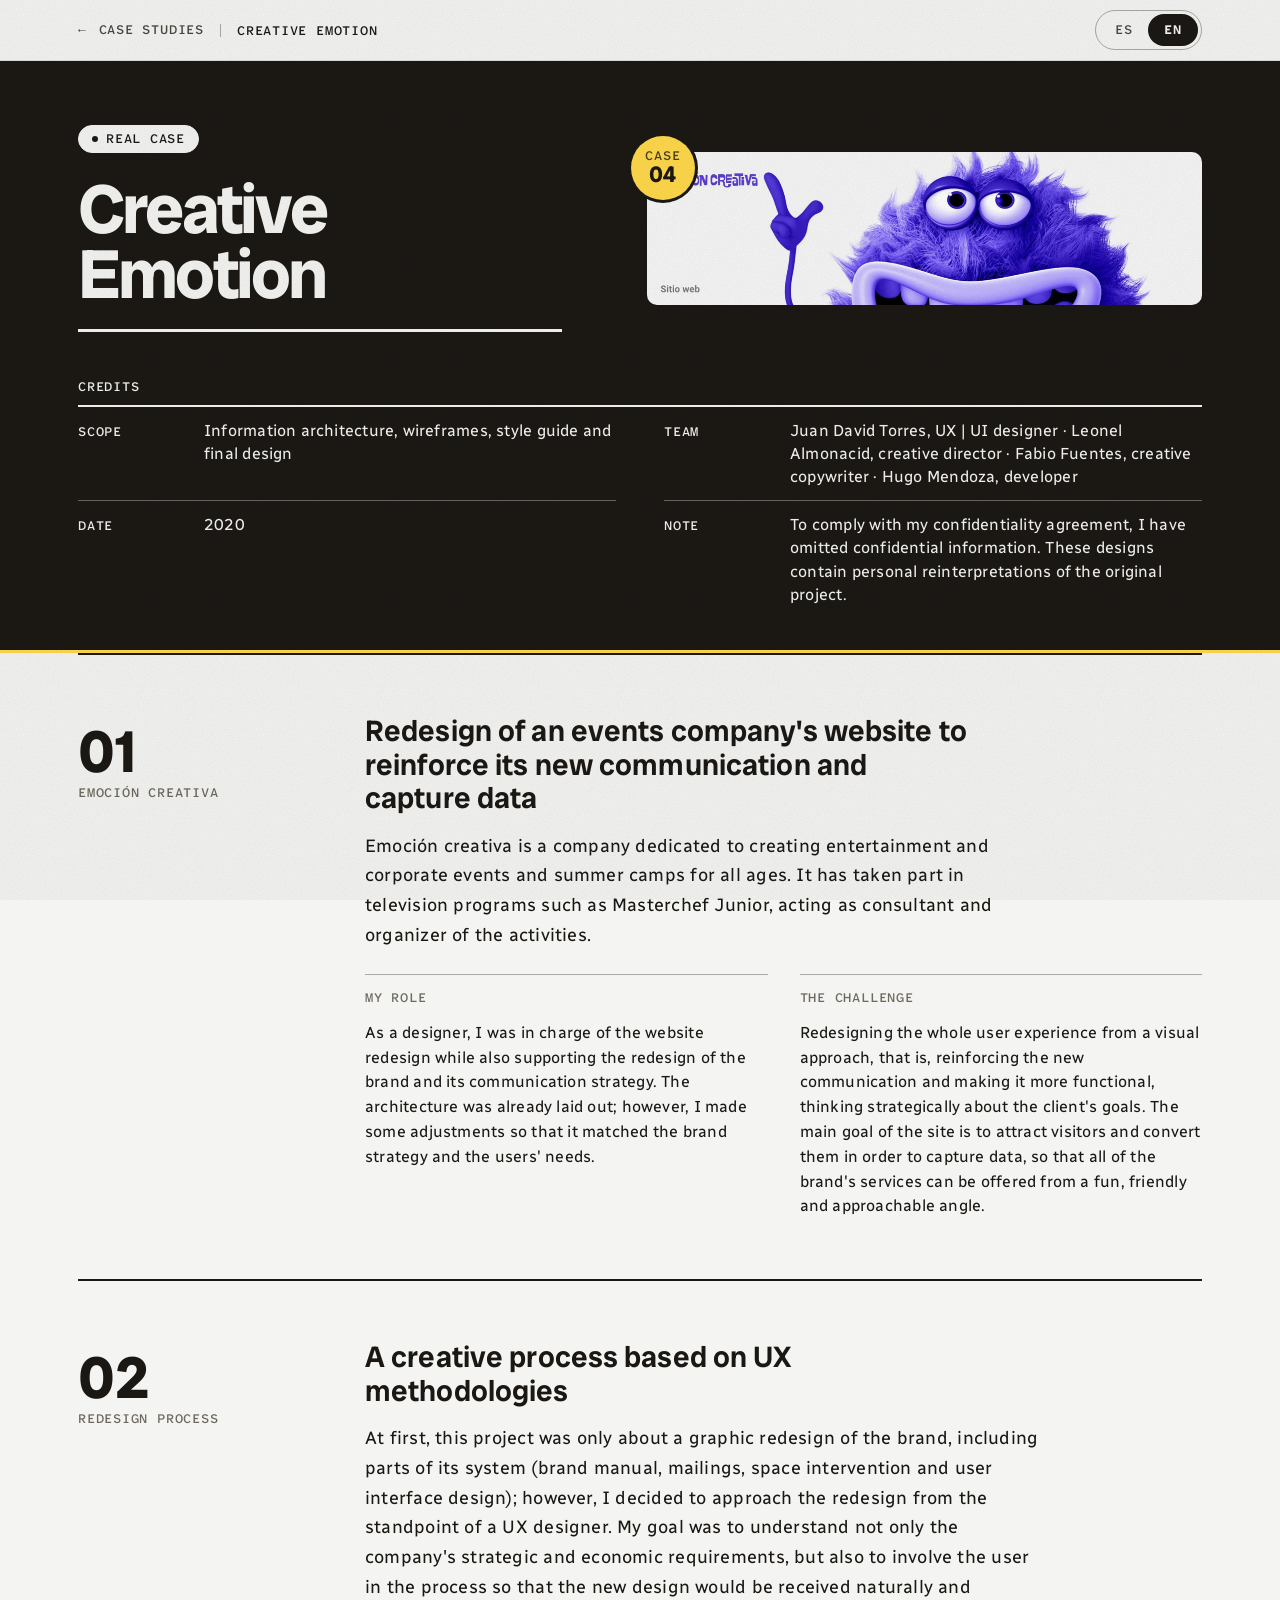
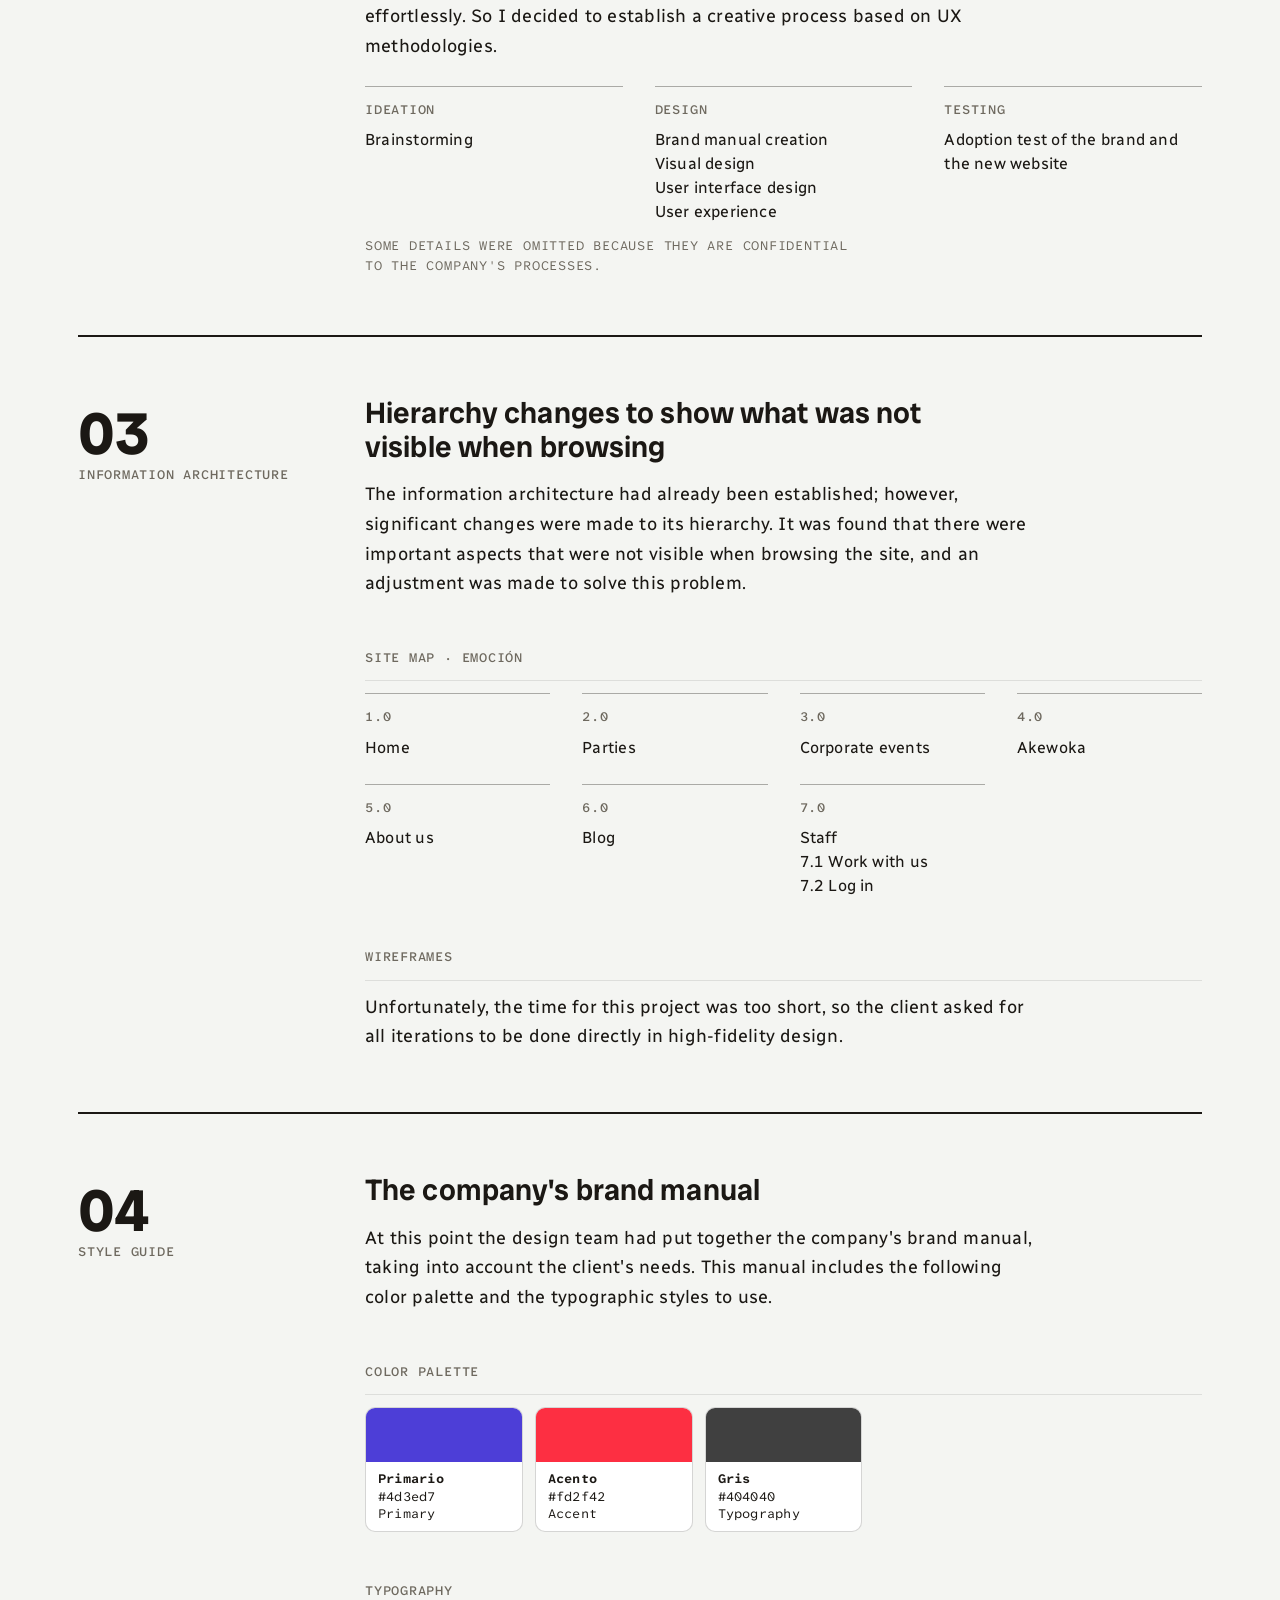
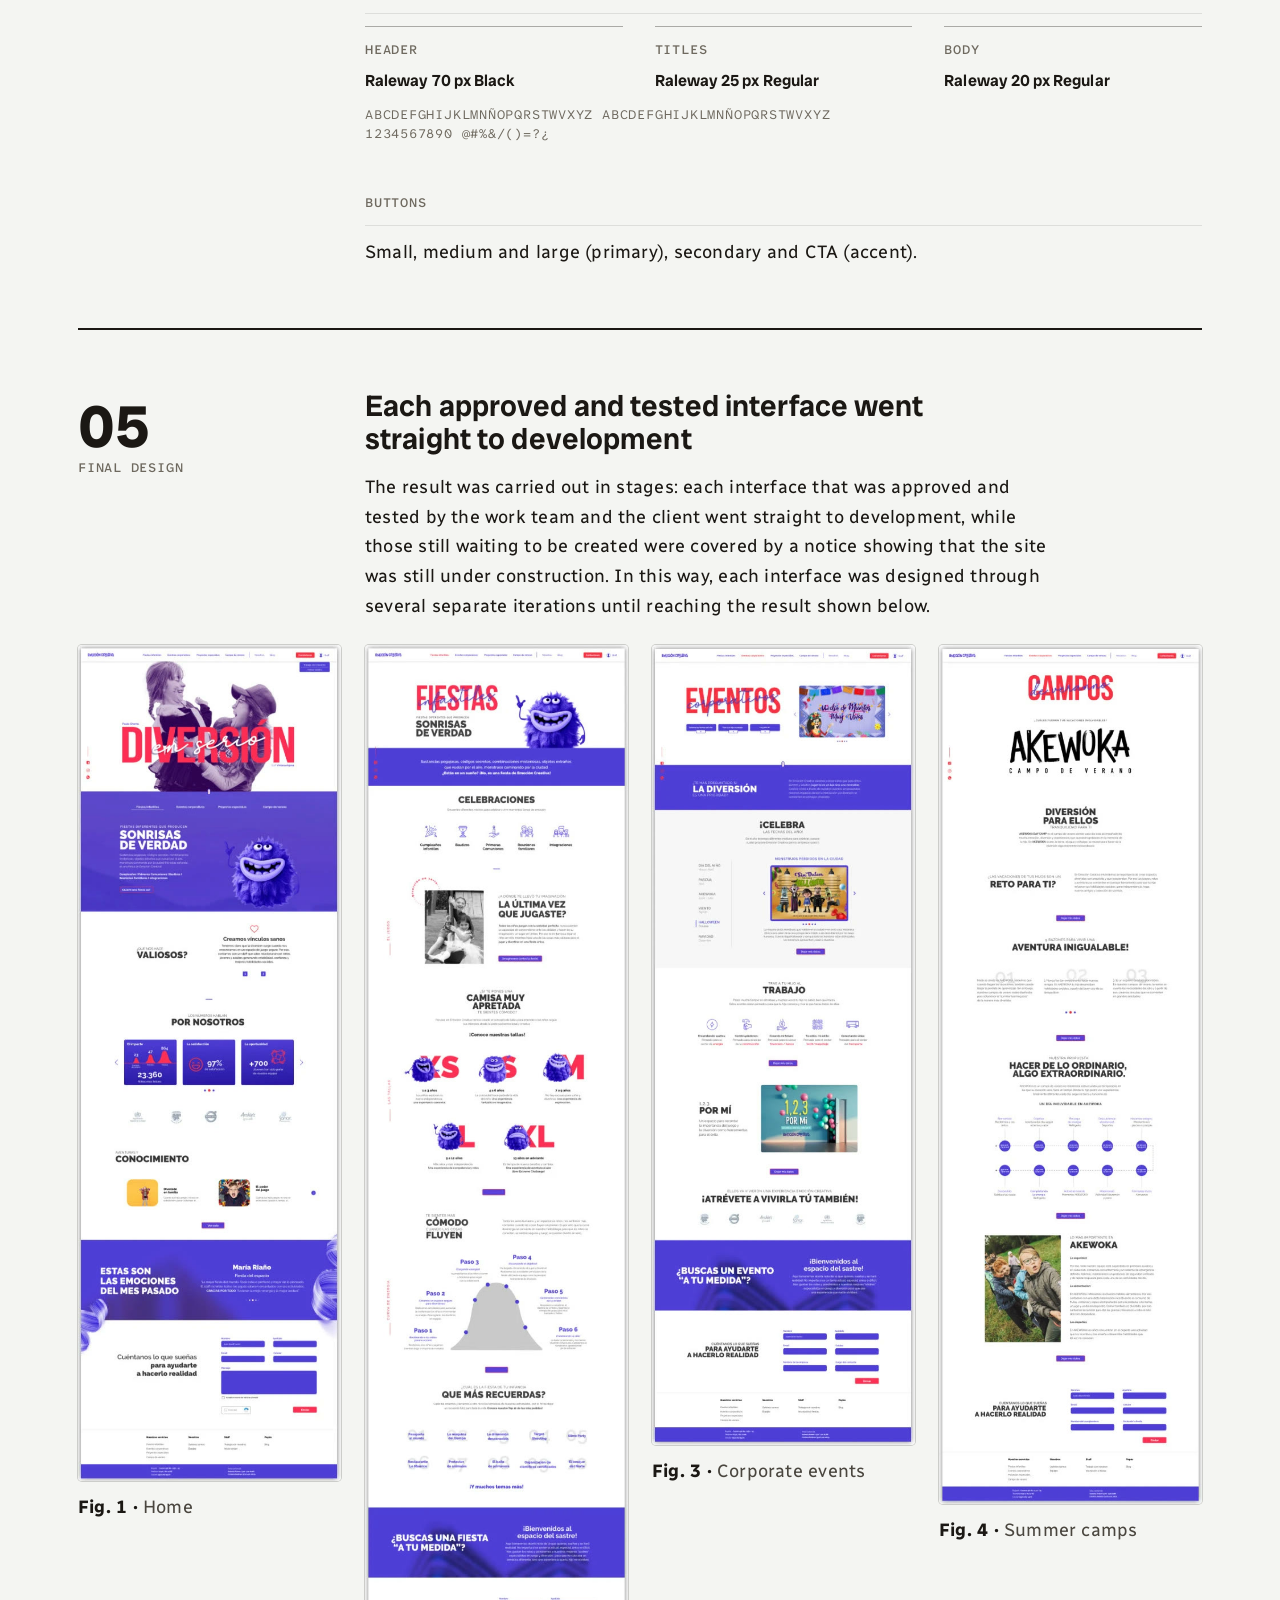
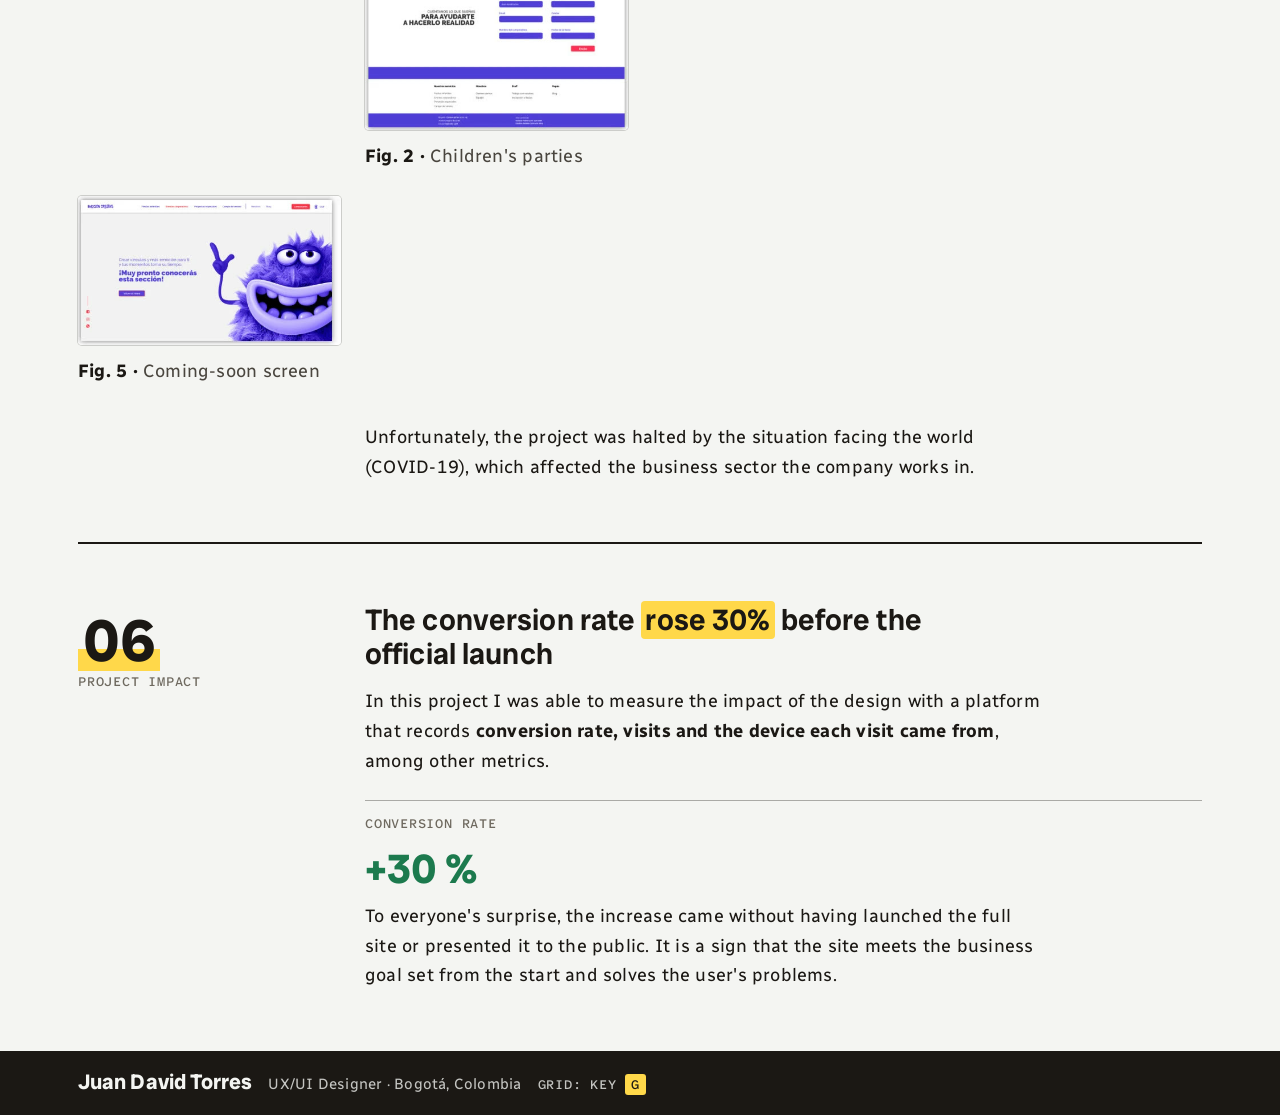
<file: casos/emocion-creativa.html>
<!DOCTYPE html>
<html lang="es" data-lang="es">
<head>
<meta charset="utf-8">
<meta name="viewport" content="width=device-width, initial-scale=1">
<meta name="robots" content="noindex,nofollow">
<title data-en="Creative Emotion · Website redesign">Emoción creativa · Rediseño de sitio web</title>
<link rel="preconnect" href="https://fonts.googleapis.com">
<link rel="preconnect" href="https://fonts.gstatic.com" crossorigin>
<link href="https://fonts.googleapis.com/css2?family=Atkinson+Hyperlegible+Mono:wght@300..800&family=Radio+Canada+Big:wght@400..700&family=Radio+Canada:wght@300..700&display=swap" rel="stylesheet">
<link rel="stylesheet" href="../assets/jd.css?v=225">
</head>
<body class="ed" data-case="04">

<header class="topbar"><div class="wrap">
  <div class="crumbs">
    <a class="back" href="../index.html">← <span lang="es">Casos de estudio</span><span lang="en">Case studies</span></a>
    <span class="here" aria-current="page"><span lang="es">Emoción creativa</span><span lang="en">Creative Emotion</span></span>
  </div>
  <div class="lang" role="group" aria-label="Idioma / Language"><button data-set="es">ES</button><button data-set="en">EN</button></div>
</div></header>

<!-- ============ HERO ============ -->
<section class="hero hero--compact"><div class="wrap">
  <div class="hero-grid">
    <div class="hero-text">
      <div class="eyebrow">
        <span class="badge inv"><span lang="es">Caso real</span><span lang="en">Real case</span></span>
      </div>
      <h1><span lang="es">Emoción creativa</span><span lang="en">Creative Emotion</span></h1>
    </div>
    <div class="hero-img" data-bug="Caso 04" data-bug-en="Case 04"><span class="sello" role="img" aria-label="Caso 04" data-label-en="Case 04"><small><span lang="es">Caso</span><span lang="en">Case</span></small><b>04</b></span><img src="../assets/img/land/hero-ec.jpg?v=27" alt="Portada del caso Emoción creativa" data-alt-en="Creative Emotion case cover"></div>
  </div>

  <dl class="meta">
    <div><dt lang="es">Alcance</dt><dt lang="en">Scope</dt><dd lang="es">Arquitectura de información, wireframes, guía de estilo y diseño final</dd><dd lang="en">Information architecture, wireframes, style guide and final design</dd></div>
    <div><dt lang="es">Equipo</dt><dt lang="en">Team</dt><dd lang="es">Juan David Torres, diseñador UX | UI · Leonel Almonacid, director creativo · Fabio Fuentes, copy creativo · Hugo Mendoza, desarrollador</dd><dd lang="en">Juan David Torres, UX | UI designer · Leonel Almonacid, creative director · Fabio Fuentes, creative copywriter · Hugo Mendoza, developer</dd></div>
    <div><dt lang="es">Fecha</dt><dt lang="en">Date</dt><dd lang="es">2020</dd><dd lang="en">2020</dd></div>
    <div><dt lang="es">Nota</dt><dt lang="en">Note</dt><dd lang="es">Para cumplir con mi acuerdo de confidencialidad, he omitido información confidencial. Estos diseños contienen reinterpretaciones personales del proyecto original.</dd><dd lang="en">To comply with my confidentiality agreement, I have omitted confidential information. These designs contain personal reinterpretations of the original project.</dd></div>
  </dl>
</div></section>

<main class="wrap">

  <div class="sec" id="emocion">
    <h2><b>01</b><span lang="es">Emoción creativa</span><span lang="en">Emoción creativa</span></h2>
    <div>
      <h3 lang="es">Rediseño del sitio de una empresa de eventos para reforzar su nueva comunicación y captar datos</h3>
      <h3 lang="en">Redesign of an events company's website to reinforce its new communication and capture data</h3>
      <p class="mt-4" lang="es">Emoción creativa es una empresa dedicada a la creación de eventos de entretenimiento, corporativos y campamentos de verano para todas las edades. Ha participado en programas de televisión como Masterchef Junior, siendo consultor y organizador de las actividades.</p>
      <p class="mt-4" lang="en">Emoción creativa is a company dedicated to creating entertainment and corporate events and summer camps for all ages. It has taken part in television programs such as Masterchef Junior, acting as consultant and organizer of the activities.</p>
      <div class="two mt-5">
        <div class="ed-item"><span class="mono" lang="es">Mi rol</span><span class="mono" lang="en">My role</span><p lang="es">Como diseñador, estuve encargado del rediseño de la página web al mismo tiempo que hice un acompañamiento del rediseño de la marca y su estrategia de comunicación. La arquitectura ya estaba planteada; sin embargo, hice algunos ajustes para que tuviese concordancia con la estrategia de la marca y la necesidad de los usuarios.</p><p lang="en">As a designer, I was in charge of the website redesign while also supporting the redesign of the brand and its communication strategy. The architecture was already laid out; however, I made some adjustments so that it matched the brand strategy and the users' needs.</p></div>
        <div class="ed-item"><span class="mono" lang="es">El reto</span><span class="mono" lang="en">The challenge</span><p lang="es">Rediseñar toda la experiencia de usuario desde un enfoque visual, es decir, reforzar la nueva comunicación y hacerla más funcional, pensando estratégicamente en los objetivos del cliente. El objetivo principal de la web es atraer y hacer tasa de conversión para capturar datos y así poder ofrecer todos los servicios de la marca desde un enfoque divertido, amable y cercano.</p><p lang="en">Redesigning the whole user experience from a visual approach, that is, reinforcing the new communication and making it more functional, thinking strategically about the client's goals. The main goal of the site is to attract visitors and convert them in order to capture data, so that all of the brand's services can be offered from a fun, friendly and approachable angle.</p></div>
      </div>
    </div>
  </div>

  <div class="sec" id="proceso">
    <h2><b>02</b><span lang="es">Proceso de rediseño</span><span lang="en">Redesign process</span></h2>
    <div>
      <h3 lang="es">Un proceso creativo con base en metodologías UX</h3>
      <h3 lang="en">A creative process based on UX methodologies</h3>
      <p class="mt-4" lang="es">En principio este proyecto se trataba sólo de un rediseño gráfico de la marca, incluyendo partes de su sistema (manual de marca, mailings, intervención de espacio y diseño de interfaz de usuario); sin embargo, decidí adoptar este rediseño desde la postura de un diseñador UX. Mi objetivo era entender no sólo los requerimientos estratégicos y económicos de la empresa, sino involucrar al usuario en el proceso para que la recepción del nuevo diseño se diera de manera natural y sin esfuerzo. De esta manera, tomé la decisión de establecer un proceso creativo con base en metodologías UX.</p>
      <p class="mt-4" lang="en">At first, this project was only about a graphic redesign of the brand, including parts of its system (brand manual, mailings, space intervention and user interface design); however, I decided to approach the redesign from the standpoint of a UX designer. My goal was to understand not only the company's strategic and economic requirements, but also to involve the user in the process so that the new design would be received naturally and effortlessly. So I decided to establish a creative process based on UX methodologies.</p>
      <div class="ed-steps mt-5">
        <div class="ed-item"><span class="mono" lang="es">Ideación</span><span class="mono" lang="en">Ideation</span><p lang="es">Brain storming</p><p lang="en">Brainstorming</p></div>
        <div class="ed-item"><span class="mono" lang="es">Diseño</span><span class="mono" lang="en">Design</span><p lang="es">Creación del manual de marca</p><p lang="es">Diseño visual</p><p lang="es">Diseño de interfaz de usuario</p><p lang="es">Experiencia de usuario</p><p lang="en">Brand manual creation</p><p lang="en">Visual design</p><p lang="en">User interface design</p><p lang="en">User experience</p></div>
        <div class="ed-item"><span class="mono" lang="es">Testing</span><span class="mono" lang="en">Testing</span><p lang="es">Test de adopción de la marca y la nueva web</p><p lang="en">Adoption test of the brand and the new website</p></div>
      </div>
      <p class="cap mt-3" lang="es">Algunos detalles fueron omitidos por ser confidenciales en los procesos de la compañía.</p>
      <p class="cap mt-3" lang="en">Some details were omitted because they are confidential to the company's processes.</p>
    </div>
  </div>

  <div class="sec" id="arquitectura">
    <h2><b>03</b><span lang="es">Arquitectura de información</span><span lang="en">Information architecture</span></h2>
    <div>
      <h3 lang="es">Cambios de jerarquía para mostrar lo que no se veía al navegar</h3>
      <h3 lang="en">Hierarchy changes to show what was not visible when browsing</h3>
      <p class="mt-4" lang="es">La arquitectura de información ya se había establecido con anterioridad; sin embargo, se hicieron cambios significativos en la jerarquización de la misma. Se encontró que había aspectos importantes que no estaban siendo visualizados al navegar en la página y se hizo un ajuste para dar solución a este inconveniente.</p>
      <p class="mt-4" lang="en">The information architecture had already been established; however, significant changes were made to its hierarchy. It was found that there were important aspects that were not visible when browsing the site, and an adjustment was made to solve this problem.</p>
      <span class="mono mute sub" lang="es">Mapa del sitio · Emoción</span><span class="mono mute sub" lang="en">Site map · Emoción</span>
      <div class="ed-steps">
        <div class="ed-item"><span class="mono" lang="es">1.0</span><span class="mono" lang="en">1.0</span><p lang="es">Home</p><p lang="en">Home</p></div>
        <div class="ed-item"><span class="mono" lang="es">2.0</span><span class="mono" lang="en">2.0</span><p lang="es">Fiestas</p><p lang="en">Parties</p></div>
        <div class="ed-item"><span class="mono" lang="es">3.0</span><span class="mono" lang="en">3.0</span><p lang="es">Eventos corp.</p><p lang="en">Corporate events</p></div>
        <div class="ed-item"><span class="mono" lang="es">4.0</span><span class="mono" lang="en">4.0</span><p lang="es">Akewoka</p><p lang="en">Akewoka</p></div>
        <div class="ed-item"><span class="mono" lang="es">5.0</span><span class="mono" lang="en">5.0</span><p lang="es">Nosotros</p><p lang="en">About us</p></div>
        <div class="ed-item"><span class="mono" lang="es">6.0</span><span class="mono" lang="en">6.0</span><p lang="es">Blog</p><p lang="en">Blog</p></div>
        <div class="ed-item"><span class="mono" lang="es">7.0</span><span class="mono" lang="en">7.0</span><p lang="es">Staff</p><p lang="es">7.1 Trabaja con nosotros</p><p lang="es">7.2 Iniciar sesión</p><p lang="en">Staff</p><p lang="en">7.1 Work with us</p><p lang="en">7.2 Log in</p></div>
      </div>
      <span class="mono mute sub" lang="es">Wireframes</span><span class="mono mute sub" lang="en">Wireframes</span>
      <p class="mt-3" lang="es">Infortunadamente el tiempo de este proyecto fue demasiado corto, por lo cual el cliente pidió que todas las iteraciones se hicieran desde el diseño de alta fidelidad.</p>
      <p class="mt-3" lang="en">Unfortunately, the time for this project was too short, so the client asked for all iterations to be done directly in high-fidelity design.</p>
    </div>
  </div>

  <div class="sec" id="guia">
    <h2><b>04</b><span lang="es">Guía de estilo</span><span lang="en">Style guide</span></h2>
    <div>
      <h3 lang="es">El manual de marca de la empresa</h3>
      <h3 lang="en">The company's brand manual</h3>
      <p class="mt-4" lang="es">En este punto el equipo de diseño había armado el manual de marca de la empresa teniendo en cuenta las necesidades del cliente. Este manual incluye la siguiente elección de la paleta de color y definición de estilos tipográficos a usar.</p>
      <p class="mt-4" lang="en">At this point the design team had put together the company's brand manual, taking into account the client's needs. This manual includes the following color palette and the typographic styles to use.</p>
      <span class="mono mute sub" lang="es">Paleta de color</span><span class="mono mute sub" lang="en">Color palette</span>
      <div class="swatches"><div class="swc"><div style="background:#4d3ed7"></div><p><b>Primario</b>#4d3ed7<br><span lang="es">Primario</span><span lang="en">Primary</span></p></div><div class="swc"><div style="background:#fd2f42"></div><p><b>Acento</b>#fd2f42<br><span lang="es">Acento</span><span lang="en">Accent</span></p></div><div class="swc"><div style="background:#404040"></div><p><b>Gris</b>#404040<br><span lang="es">Tipografía</span><span lang="en">Typography</span></p></div></div>
      <span class="mono mute sub" lang="es">Tipografía</span><span class="mono mute sub" lang="en">Typography</span>
      <div class="ed-steps"><div class="ed-item"><span class="mono" lang="es">Header</span><span class="mono" lang="en">Header</span><p class="ed-q">Raleway 70 px Black</p></div><div class="ed-item"><span class="mono" lang="es">Títulos</span><span class="mono" lang="en">Titles</span><p class="ed-q">Raleway 25 px Regular</p></div><div class="ed-item"><span class="mono" lang="es">Cuerpo</span><span class="mono" lang="en">Body</span><p class="ed-q">Raleway 20 px Regular</p></div></div>
      <p class="cap mt-3">ABCDEFGHIJKLMNÑOPQRSTWVXYZ abcdefghijklmnñopqrstwvxyz 1234567890 @#%&amp;/()=?¿</p>
      <span class="mono mute sub" lang="es">Botones</span><span class="mono mute sub" lang="en">Buttons</span>
      <p class="mt-3" lang="es">Pequeño, mediano y grande (primarios), secundario y CTA (acento).</p>
      <p class="mt-3" lang="en">Small, medium and large (primary), secondary and CTA (accent).</p>
    </div>
  </div>

  <div class="sec" id="final">
    <h2><b>05</b><span lang="es">Diseño final</span><span lang="en">Final design</span></h2>
    <div>
      <h3 lang="es">Cada interfaz aprobada y testeada pasaba de inmediato a desarrollo</h3>
      <h3 lang="en">Each approved and tested interface went straight to development</h3>
      <p class="mt-4" lang="es">El resultado se llevó a cabo por etapas, en las que cada una de las interfaces que era aprobada y testeada por el equipo de trabajo y el cliente pasaba de inmediato a desarrollo. Mientras que aquellas que estaban en espera de creación fueron intervenidas por un aviso que mostrara que la página seguía en construcción y desarrollo. Así, el diseño de cada una de las interfaces se hizo con varias iteraciones por aparte hasta llegar al resultado que se muestra a continuación.</p>
      <p class="mt-4" lang="en">The result was carried out in stages: each interface that was approved and tested by the work team and the client went straight to development, while those still waiting to be created were covered by a notice showing that the site was still under construction. In this way, each interface was designed through several separate iterations until reaching the result shown below.</p>
    </div>
    <div class="ed-wide">
      <div class="ed-figs">
        <figure class="shot"><img src="../assets/img/land/ec-final-home.jpg?v=28" alt="Home del sitio de Emoción creativa" data-alt-en="Creative Emotion website home" loading="lazy"><figcaption><span lang="es">Home</span><span lang="en">Home</span></figcaption></figure>
        <figure class="shot"><img src="../assets/img/land/ec-final-fiestas.jpg?v=28" alt="Pantalla de Fiestas infantiles" data-alt-en="Children’s parties screen" loading="lazy"><figcaption><span lang="es">Fiestas infantiles</span><span lang="en">Children's parties</span></figcaption></figure>
        <figure class="shot"><img src="../assets/img/land/ec-final-eventos.jpg?v=28" alt="Pantalla de Eventos corporativos" data-alt-en="Corporate events screen" loading="lazy"><figcaption><span lang="es">Eventos corporativos</span><span lang="en">Corporate events</span></figcaption></figure>
        <figure class="shot"><img src="../assets/img/land/ec-final-campos.jpg?v=28" alt="Pantalla de Campos de verano" data-alt-en="Summer camps screen" loading="lazy"><figcaption><span lang="es">Campos de verano</span><span lang="en">Summer camps</span></figcaption></figure>
        <figure class="shot"><img src="../assets/img/land/ec-final-proximamente.jpg?v=28" alt="Pantalla de próximamente" data-alt-en="Coming-soon screen" loading="lazy"><figcaption><span lang="es">Pantalla de próximamente</span><span lang="en">Coming-soon screen</span></figcaption></figure>
      </div>
    </div>
    <div>
      <p class="mt-4" lang="es">Infortunadamente el proyecto fue detenido por la situación que enfrenta el mundo (COVID-19), que afectó el sector empresarial en el que se encuentra la empresa.</p>
      <p class="mt-4" lang="en">Unfortunately, the project was halted by the situation facing the world (COVID-19), which affected the business sector the company works in.</p>
    </div>
  </div>

  <div class="sec key" id="impacto">
    <h2><b>06</b><span lang="es">Impacto del proyecto</span><span lang="en">Project impact</span></h2>
    <div>
      <h3 lang="es">La tasa de conversión <mark>subió un 30 %</mark> antes del lanzamiento oficial</h3>
      <h3 lang="en">The conversion rate <mark>rose 30%</mark> before the official launch</h3>
      <p class="mt-4" lang="es">En este proyecto pude medir el impacto del diseño con una plataforma que registra <b>la tasa de conversión, las visitas y el dispositivo desde el que se hacía cada visita</b>, entre otras métricas.</p>
      <p class="mt-4" lang="en">In this project I was able to measure the impact of the design with a platform that records <b>conversion rate, visits and the device each visit came from</b>, among other metrics.</p>
      <div class="ed-item mt-5"><span class="mono" lang="es">Tasa de conversión</span><span class="mono" lang="en">Conversion rate</span><p class="ed-big xl" style="color:var(--ok)">+30 %</p></div>
      <p class="mt-4" lang="es">Para sorpresa de todos, el aumento llegó sin haber lanzado el sitio completo ni haberlo presentado al público. Es una señal de que el sitio cumple el objetivo empresarial planteado desde el inicio y resuelve los problemas del usuario.</p>
      <p class="mt-4" lang="en">To everyone's surprise, the increase came without having launched the full site or presented it to the public. It is a sign that the site meets the business goal set from the start and solves the user's problems.</p>
    </div>
  </div>


</main>

<footer class="site-foot"><div class="wrap">
  <span class="sf-name">Juan David Torres</span>
  <span class="sf-role"><span lang="es">Diseñador UX/UI · Bogotá, Colombia</span><span lang="en">UX/UI Designer · Bogotá, Colombia</span></span>
  <span class="ed-grid-hint" role="button" tabindex="0"><span lang="es">Rejilla: tecla <kbd>G</kbd></span><span lang="en">Grid: key <kbd>G</kbd></span></span>
</div></footer>

<script src="../assets/site.js?v=76"></script>
<script src="../assets/editorial.js?v=1"></script>
</body>
</html>
</file>
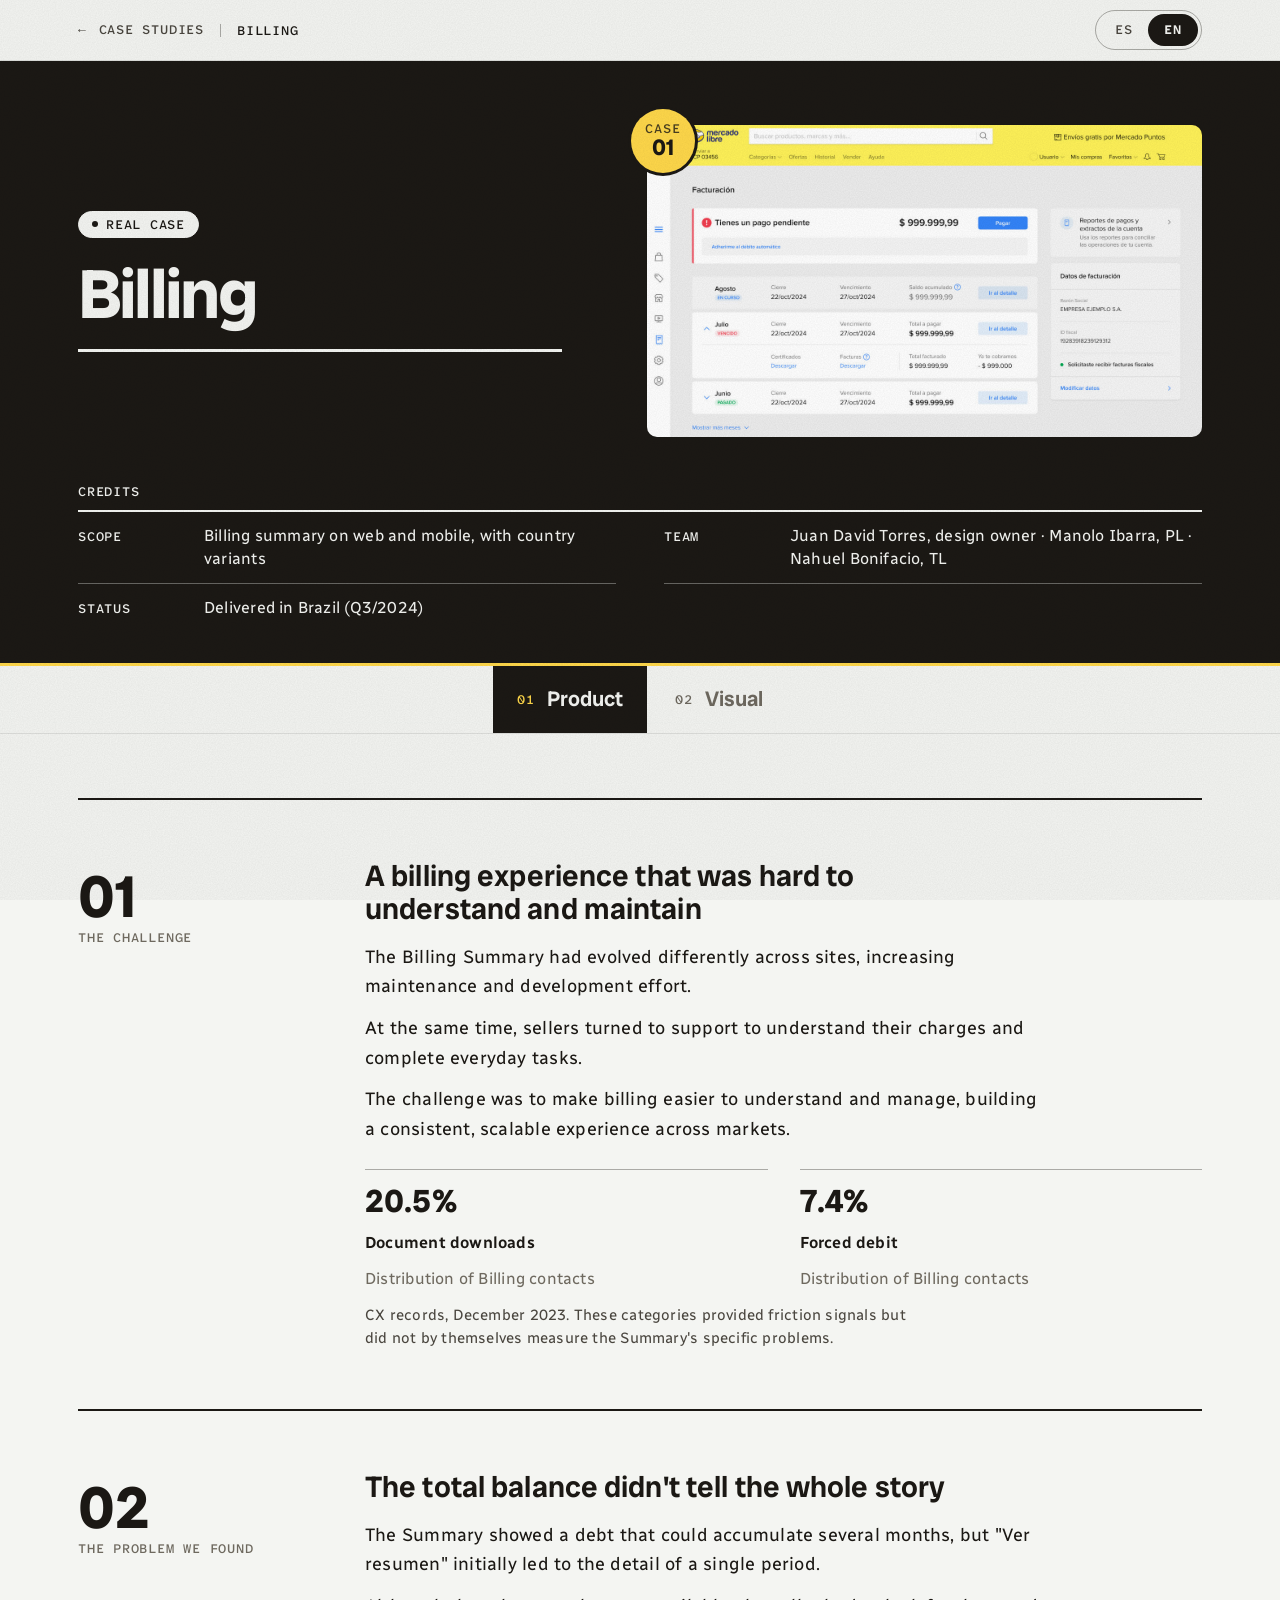
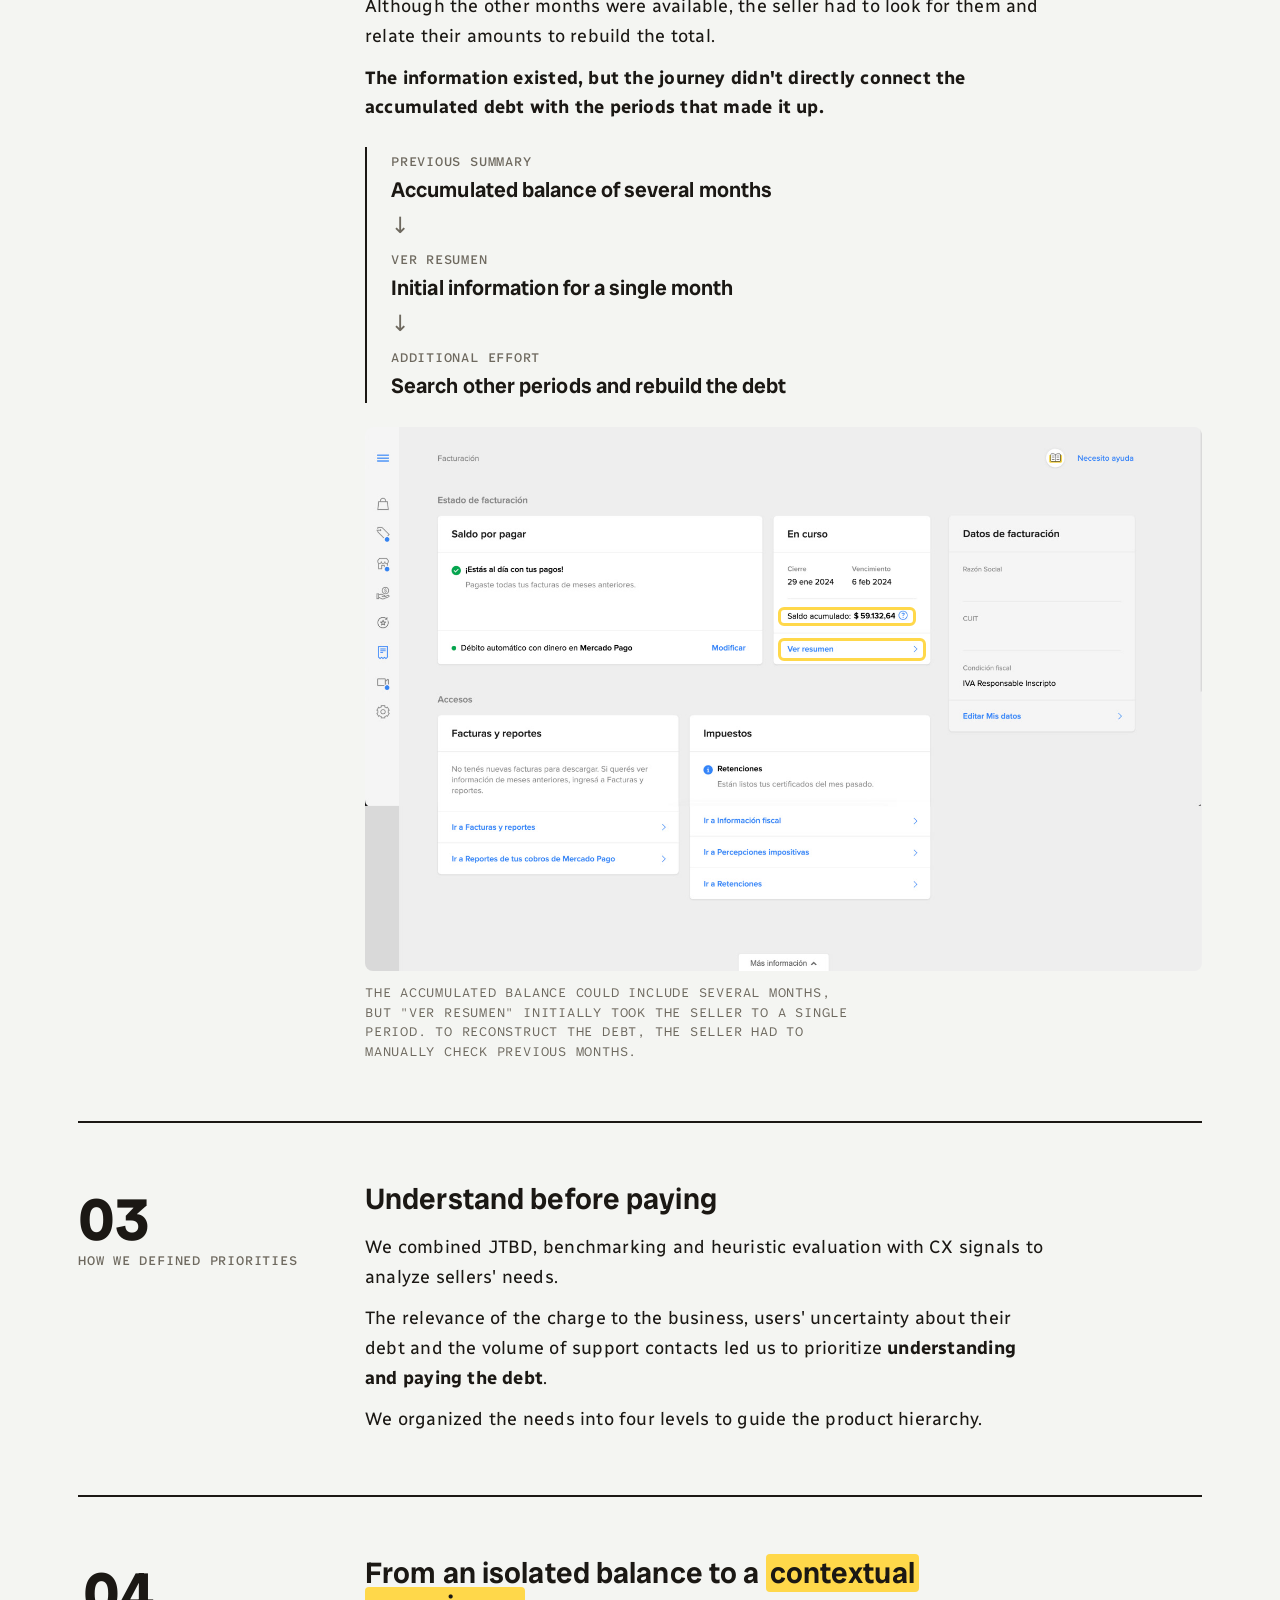
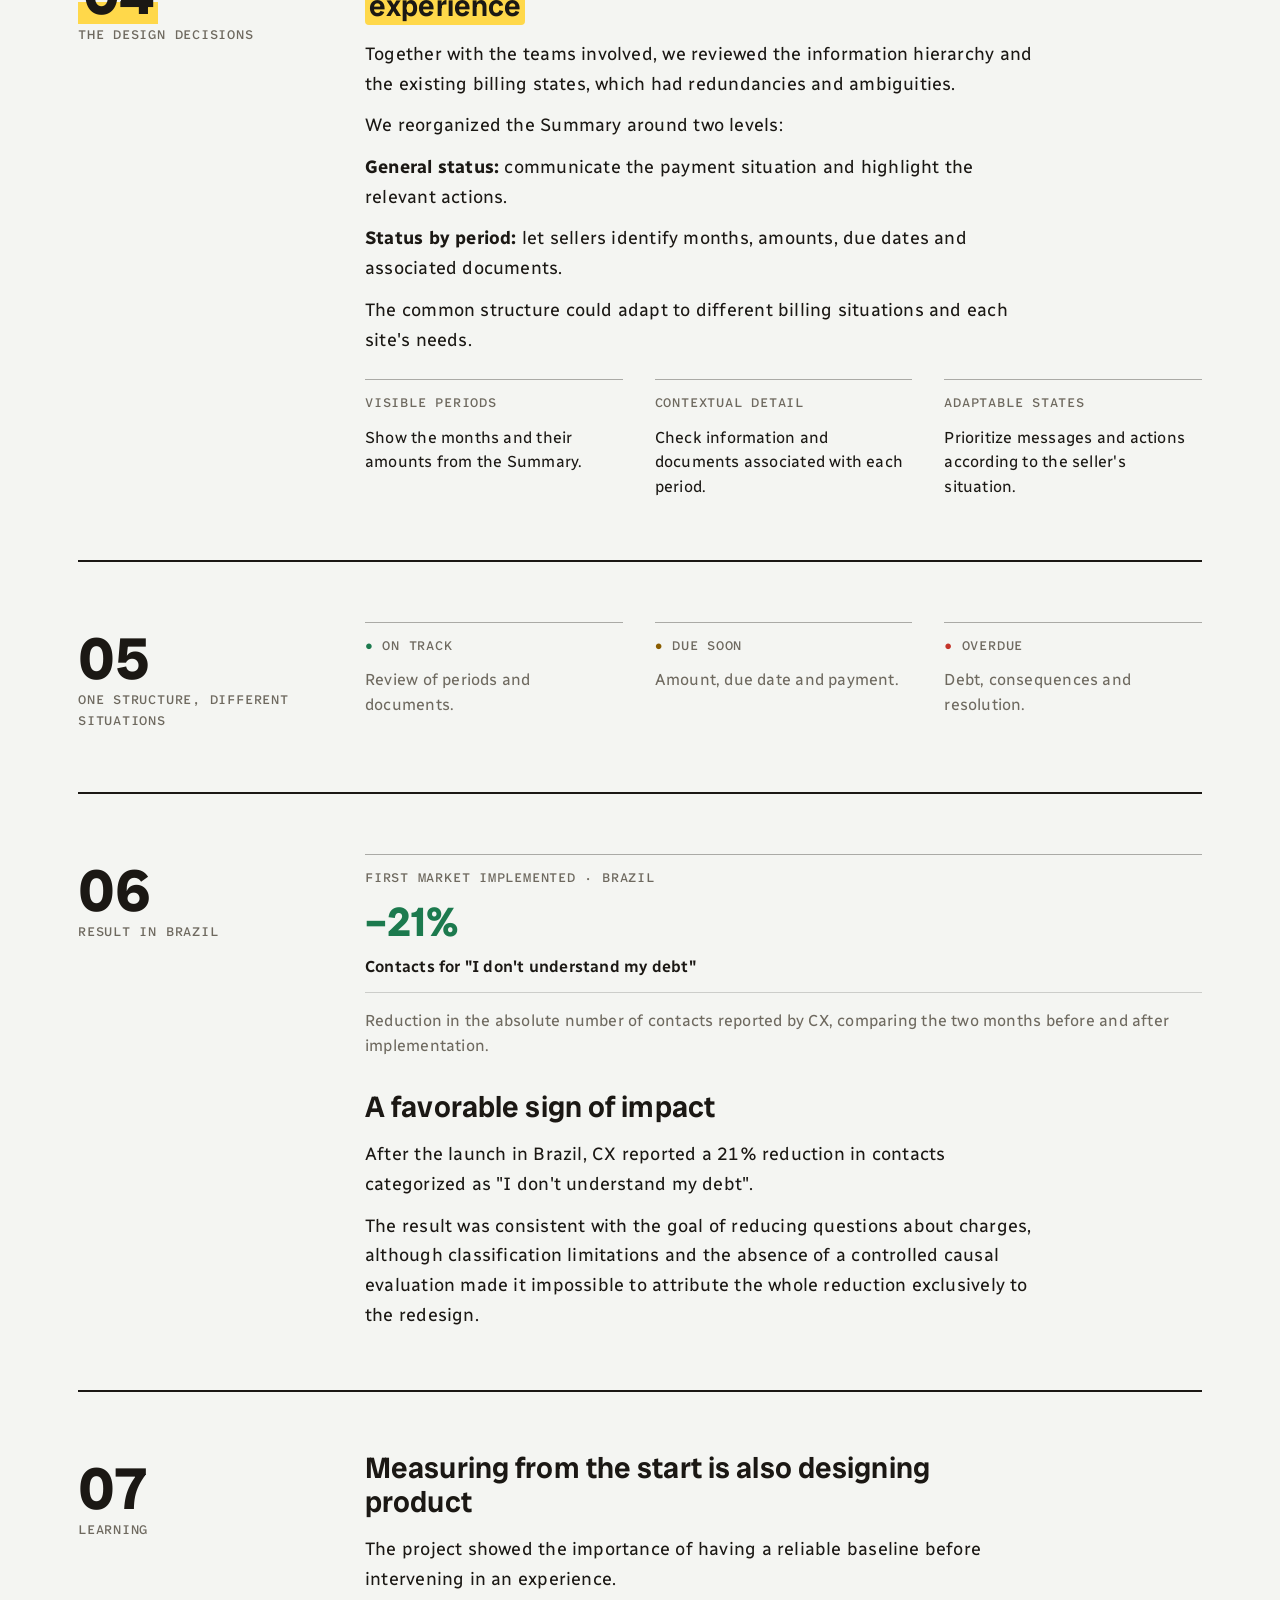
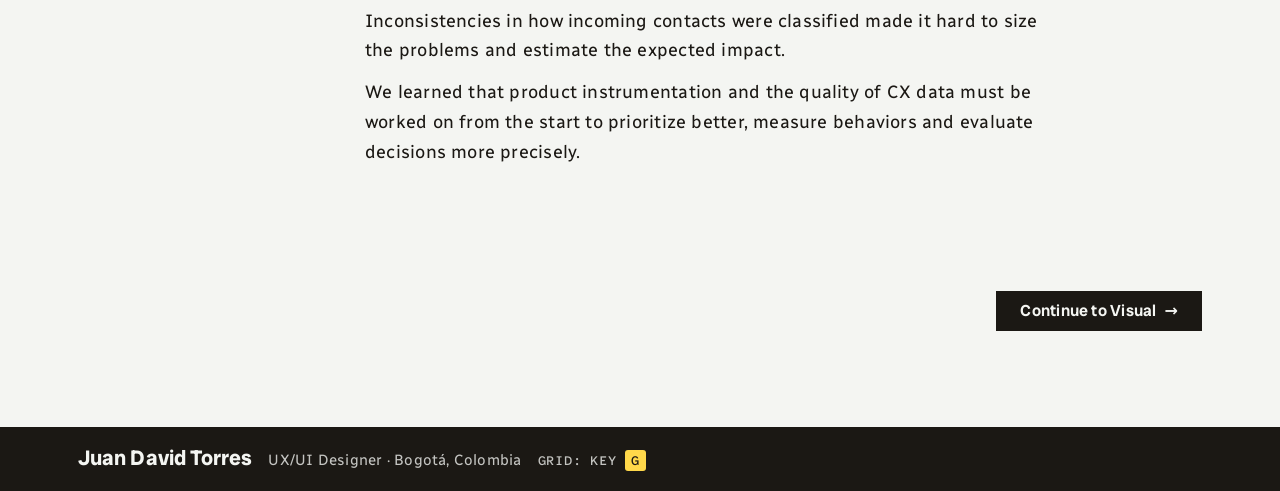
<file: casos/facturacion.html>
<!DOCTYPE html>
<html lang="es" data-lang="es">
<head>
<meta charset="utf-8">
<meta name="viewport" content="width=device-width, initial-scale=1">
<meta name="robots" content="noindex,nofollow">
<title data-en="Billing · Summary redesign">Facturación · Rediseño del summary</title>
<link rel="preconnect" href="https://fonts.googleapis.com">
<link rel="preconnect" href="https://fonts.gstatic.com" crossorigin>
<link href="https://fonts.googleapis.com/css2?family=Atkinson+Hyperlegible+Mono:wght@300..800&family=Radio+Canada+Big:wght@400..700&family=Radio+Canada:wght@300..700&display=swap" rel="stylesheet">
<link rel="stylesheet" href="../assets/jd.css?v=225">
</head>
<body class="ed" data-case="01">

<header class="topbar"><div class="wrap">
  <div class="crumbs">
    <a class="back" href="../index.html">← <span lang="es">Casos de estudio</span><span lang="en">Case studies</span></a>
    <span class="here" aria-current="page"><span lang="es">Facturación</span><span lang="en">Billing</span></span>
  </div>
  <div class="lang" role="group" aria-label="Idioma / Language"><button data-set="es">ES</button><button data-set="en">EN</button></div>
</div></header>

<!-- ============ HERO ============ -->
<section class="hero hero--compact"><div class="wrap">
  <div class="hero-grid">
    <div class="hero-text">
      <div class="eyebrow">
    <span class="badge inv"><span lang="es">Caso real</span><span lang="en">Real case</span></span>
  </div>
      <h1><span lang="es">Facturación</span><span lang="en">Billing</span></h1>
    </div>
    <div class="hero-img" data-bug="Caso 01" data-bug-en="Case 01"><span class="sello" role="img" aria-label="Caso 01" data-label-en="Case 01"><small><span lang="es">Caso</span><span lang="en">Case</span></small><b>01</b></span><img src="../assets/img/fact/hero/fold.jpg?v=20" alt="Summary de facturación visto sin hacer scroll, con un pago vencido" data-alt-en="Billing Summary above the fold, with an overdue payment"></div>
  </div>

  <dl class="meta">
    <div><dt lang="es">Alcance</dt><dt lang="en">Scope</dt><dd lang="es">Summary de facturación web y mobile, con variantes por país</dd><dd lang="en">Billing summary on web and mobile, with country variants</dd></div>
    <div><dt lang="es">Equipo</dt><dt lang="en">Team</dt><dd lang="es">Juan David Torres, diseñador owner · Manolo Ibarra, PL · Nahuel Bonifacio, TL</dd><dd lang="en">Juan David Torres, design owner · Manolo Ibarra, PL · Nahuel Bonifacio, TL</dd></div>
    <div><dt lang="es">Estado</dt><dt lang="en">Status</dt><dd lang="es">Entregado en Brasil (Q3/2024)</dd><dd lang="en">Delivered in Brazil (Q3/2024)</dd></div>
  </dl>
</div></section>

<div class="tabs-bar"><div class="wrap">
  <div class="tabs" role="tablist">
    <button class="tab" role="tab" data-tab="producto"><span class="n">01</span><span lang="es">Producto</span><span lang="en">Product</span></button>
    <button class="tab" role="tab" data-tab="visual"><span class="n">02</span><span lang="es">Visual</span><span lang="en">Visual</span></button>
  </div>
</div></div>

<main class="wrap">

<!-- ============================================================
     01 · PRODUCTO
     ============================================================ -->
<section class="panel" id="producto">

  <div class="sec" id="desafio">
    <h2><b>01</b><span lang="es">El desafío</span><span lang="en">The challenge</span></h2>
    <div>
      <h3 lang="es">Una experiencia de facturación difícil de comprender y mantener</h3>
      <h3 lang="en">A billing experience that was hard to understand and maintain</h3>
      <p class="mt-4" lang="es">El Summary de Facturación había evolucionado de forma diferente entre sites, aumentando los esfuerzos de mantenimiento y desarrollo.</p>
      <p class="mt-4" lang="en">The Billing Summary had evolved differently across sites, increasing maintenance and development effort.</p>
      <p class="mt-4" lang="es">Al mismo tiempo, los vendedores recurrían a atención para comprender sus cobros y completar tareas habituales.</p>
      <p class="mt-4" lang="en">At the same time, sellers turned to support to understand their charges and complete everyday tasks.</p>
      <p class="mt-4" lang="es">El desafío era facilitar la comprensión y gestión de la facturación, construyendo una experiencia consistente y escalable entre mercados.</p>
      <p class="mt-4" lang="en">The challenge was to make billing easier to understand and manage, building a consistent, scalable experience across markets.</p>
      <div class="two mt-5">
        <div class="ed-item">
          <p class="ed-big"><span lang="es">20,5%</span><span lang="en">20.5%</span></p>
          <p style="font-weight:600"><span lang="es">Descarga de documentos</span><span lang="en">Document downloads</span></p>
          <p class="mute"><span lang="es">Distribución de contactos de Facturación</span><span lang="en">Distribution of Billing contacts</span></p></div>
        <div class="ed-item">
          <p class="ed-big"><span lang="es">7,4%</span><span lang="en">7.4%</span></p>
          <p style="font-weight:600"><span lang="es">Débito forzado</span><span lang="en">Forced debit</span></p>
          <p class="mute"><span lang="es">Distribución de contactos de Facturación</span><span lang="en">Distribution of Billing contacts</span></p></div>
      </div>
      <p class="mute mt-4 note" lang="es">Registros de CX, diciembre de 2023. Estas categorías aportaban señales de fricción, pero no medían por sí solas los problemas específicos del Summary.</p>
      <p class="mute mt-4 note" lang="en">CX records, December 2023. These categories provided friction signals but did not by themselves measure the Summary's specific problems.</p>
    </div>
  </div>

  <div class="sec" id="problema">
    <h2><b>02</b><span lang="es">El problema que encontramos</span><span lang="en">The problem we found</span></h2>
    <div>
      <h3 lang="es">El saldo total no contaba toda la historia</h3>
      <h3 lang="en">The total balance didn't tell the whole story</h3>
      <p class="mt-4" lang="es">El Summary mostraba una deuda que podía acumular varios meses, pero «Ver resumen» llevaba inicialmente al detalle de un único período.</p>
      <p class="mt-4" lang="en">The Summary showed a debt that could accumulate several months, but "Ver resumen" initially led to the detail of a single period.</p>
      <p class="mt-4" lang="es">Aunque los demás meses estaban disponibles, el vendedor debía buscarlos y relacionar sus importes para reconstruir el total.</p>
      <p class="mt-4" lang="en">Although the other months were available, the seller had to look for them and relate their amounts to rebuild the total.</p>
      <p class="mt-4" lang="es"><b>La información existía, pero el recorrido no conectaba directamente la deuda acumulada con los períodos que la componían.</b></p>
      <p class="mt-4" lang="en"><b>The information existed, but the journey didn't directly connect the accumulated debt with the periods that made it up.</b></p>
      <div class="ed-flow mt-5">
        <div><span class="mono mute" lang="es">Summary anterior</span><span class="mono mute" lang="en">Previous Summary</span>
          <p class="ed-q"><span lang="es">Saldo acumulado de varios meses</span><span lang="en">Accumulated balance of several months</span></p></div>
        <div class="ed-arrow" aria-hidden="true">↓</div>
        <div><span class="mono mute" lang="es">Ver resumen</span><span class="mono mute" lang="en">Ver resumen</span>
          <p class="ed-q"><span lang="es">Información inicial de un solo mes</span><span lang="en">Initial information for a single month</span></p></div>
        <div class="ed-arrow" aria-hidden="true">↓</div>
        <div><span class="mono mute" lang="es">Esfuerzo adicional</span><span class="mono mute" lang="en">Additional effort</span>
          <p class="ed-q"><span lang="es">Buscar otros períodos y reconstruir la deuda</span><span lang="en">Search other periods and rebuild the debt</span></p></div>
      </div>
      <div class="mt-5"><span style="position:relative;display:block"><img style="display:block;width:100%;height:auto;border-radius:8px" src="../assets/img/fact/casos/summary-anterior-evidencia.jpg" alt="Summary anterior con el saldo acumulado y el enlace Ver resumen resaltados" data-alt-en="Previous Summary with the accumulated balance and the «Ver resumen» link highlighted"><span style="position:absolute;left:49.4%;top:33%;width:16.4%;height:3.5%;border:3px solid #ffd84a;border-radius:6px;pointer-events:none"></span><span style="position:absolute;left:49.4%;top:38.8%;width:17.6%;height:4.2%;border:3px solid #ffd84a;border-radius:6px;pointer-events:none"></span></span></div>
      <p class="cap mt-3" lang="es">El saldo acumulado podía incluir varios meses, pero «Ver resumen» dirigía inicialmente a un único período. Para reconstruir la deuda, el vendedor debía consultar manualmente los meses anteriores.</p>
      <p class="cap mt-3" lang="en">The accumulated balance could include several months, but "Ver resumen" initially took the seller to a single period. To reconstruct the debt, the seller had to manually check previous months.</p>
    </div>
  </div>

  <div class="sec" id="prioridades">
    <h2><b>03</b><span lang="es">Cómo definimos las prioridades</span><span lang="en">How we defined priorities</span></h2>
    <div>
      <h3 lang="es">Entender antes de pagar</h3>
      <h3 lang="en">Understand before paying</h3>
      <p class="mt-4" lang="es">Combinamos JTBD, benchmarking y evaluación heurística con las señales de CX para analizar las necesidades de los vendedores.</p>
      <p class="mt-4" lang="en">We combined JTBD, benchmarking and heuristic evaluation with CX signals to analyze sellers' needs.</p>
      <p class="mt-4" lang="es">La relevancia del cobro para el negocio, la incertidumbre de los vendedores frente a la deuda y el volumen de contactos a atención nos llevaron a priorizar <b>entender y pagar la deuda</b>.</p>
      <p class="mt-4" lang="en">The relevance of the charge to the business, users' uncertainty about their debt and the volume of support contacts led us to prioritize <b>understanding and paying the debt</b>.</p>
      <p class="mt-4" lang="es">Organizamos las necesidades en cuatro niveles para orientar la jerarquía del producto.</p>
      <p class="mt-4" lang="en">We organized the needs into four levels to guide the product hierarchy.</p>
    </div>
  </div>

  <div class="sec key" id="decisiones-diseno">
    <h2><b>04</b><span lang="es">Las decisiones de diseño</span><span lang="en">The design decisions</span></h2>
    <div>
      <h3 lang="es">Del saldo aislado a una <mark>experiencia contextual</mark></h3>
      <h3 lang="en">From an isolated balance to a <mark>contextual experience</mark></h3>
      <p class="mt-4" lang="es">Junto con los equipos involucrados, revisamos la jerarquía de información y los estados de facturación existentes, que presentaban redundancias y ambigüedades.</p>
      <p class="mt-4" lang="en">Together with the teams involved, we reviewed the information hierarchy and the existing billing states, which had redundancies and ambiguities.</p>
      <p class="mt-4" lang="es">Reorganizamos el Summary alrededor de dos niveles:</p>
      <p class="mt-4" lang="en">We reorganized the Summary around two levels:</p>
      <p class="mt-3" lang="es"><b>Estado general:</b> comunicar la situación de pago y destacar las acciones relevantes.</p>
      <p class="mt-3" lang="en"><b>General status:</b> communicate the payment situation and highlight the relevant actions.</p>
      <p class="mt-3" lang="es"><b>Estado por período:</b> permitir identificar meses, importes, vencimientos y documentos asociados.</p>
      <p class="mt-3" lang="en"><b>Status by period:</b> let sellers identify months, amounts, due dates and associated documents.</p>
      <p class="mt-4" lang="es">La estructura común podía adaptarse a diferentes situaciones de facturación y necesidades de cada site.</p>
      <p class="mt-4" lang="en">The common structure could adapt to different billing situations and each site's needs.</p>
      <div class="stats3 mt-5">
        <div class="ed-item"><span class="mono" lang="es">Períodos visibles</span><span class="mono" lang="en">Visible periods</span>
          <p lang="es">Mostrar los meses y sus importes desde el Summary.</p>
          <p lang="en">Show the months and their amounts from the Summary.</p></div>
        <div class="ed-item"><span class="mono" lang="es">Detalle contextual</span><span class="mono" lang="en">Contextual detail</span>
          <p lang="es">Consultar información y documentos asociados a cada período.</p>
          <p lang="en">Check information and documents associated with each period.</p></div>
        <div class="ed-item"><span class="mono" lang="es">Estados adaptables</span><span class="mono" lang="en">Adaptable states</span>
          <p lang="es">Priorizar mensajes y acciones según la situación del vendedor.</p>
          <p lang="en">Prioritize messages and actions according to the seller's situation.</p></div>
      </div>
    </div>
  </div>

  <div class="sec" id="estructura">
    <h2><b>05</b><span lang="es">Una estructura, diferentes situaciones</span><span lang="en">One structure, different situations</span></h2>
    <div>
      <div class="stats3">
        <div class="ed-item"><span class="mono"><span style="color:var(--ok)">●</span> <span lang="es">Al día</span><span lang="en">On track</span></span>
          <p class="mute" lang="es">Consulta de períodos y documentos.</p>
          <p class="mute" lang="en">Review of periods and documents.</p></div>
        <div class="ed-item"><span class="mono"><span style="color:var(--warn)">●</span> <span lang="es">Por vencer</span><span lang="en">Due soon</span></span>
          <p class="mute" lang="es">Importe, vencimiento y pago.</p>
          <p class="mute" lang="en">Amount, due date and payment.</p></div>
        <div class="ed-item"><span class="mono"><span style="color:var(--bad)">●</span> <span lang="es">Vencido</span><span lang="en">Overdue</span></span>
          <p class="mute" lang="es">Deuda, consecuencias y resolución.</p>
          <p class="mute" lang="en">Debt, consequences and resolution.</p></div>
      </div>
    </div>
  </div>

  <div class="sec" id="resultado">
    <h2><b>06</b><span lang="es">Resultado en Brasil</span><span lang="en">Result in Brazil</span></h2>
    <div>
      <div class="ed-item">
        <span class="mono mute" lang="es">Primer mercado implementado · Brasil</span><span class="mono mute" lang="en">First market implemented · Brazil</span>
        <p class="ed-big xl" style="color:var(--ok)">−21%</p>
        <p style="font-weight:600" lang="es">Contactos por «No entiendo mi deuda»</p><p style="font-weight:600" lang="en">Contacts for "I don't understand my debt"</p>
        <p class="mute mt-4" lang="es" style="border-top:1px solid var(--line-2);padding-top:var(--s-4)">Reducción del número absoluto de contactos reportada por CX, comparando los dos meses anteriores y posteriores a la implementación.</p>
        <p class="mute mt-4" lang="en" style="border-top:1px solid var(--line-2);padding-top:var(--s-4)">Reduction in the absolute number of contacts reported by CX, comparing the two months before and after implementation.</p>
      </div>
      <h3 style="margin-top:var(--s-6)" lang="es">Una señal favorable de impacto</h3>
      <h3 style="margin-top:var(--s-6)" lang="en">A favorable sign of impact</h3>
      <p class="mt-4" lang="es">Tras el lanzamiento en Brasil, CX reportó una reducción del 21% en los contactos categorizados como «No entiendo mi deuda».</p>
      <p class="mt-4" lang="en">After the launch in Brazil, CX reported a 21% reduction in contacts categorized as "I don't understand my debt".</p>
      <p class="mt-4" lang="es">El resultado fue consistente con el objetivo de reducir las consultas sobre cobros, aunque las limitaciones de clasificación y la ausencia de una evaluación causal controlada impedían atribuir toda la reducción exclusivamente al rediseño.</p>
      <p class="mt-4" lang="en">The result was consistent with the goal of reducing questions about charges, although classification limitations and the absence of a controlled causal evaluation made it impossible to attribute the whole reduction exclusively to the redesign.</p>
    </div>
  </div>

  <div class="sec" id="aprendizaje">
    <h2><b>07</b><span lang="es">Aprendizaje</span><span lang="en">Learning</span></h2>
    <div>
      <h3 lang="es">Medir desde el inicio también es diseñar producto</h3>
      <h3 lang="en">Measuring from the start is also designing product</h3>
      <p class="mt-4" lang="es">El proyecto evidenció la importancia de contar con una línea base confiable antes de intervenir una experiencia.</p>
      <p class="mt-4" lang="en">The project showed the importance of having a reliable baseline before intervening in an experience.</p>
      <p class="mt-4" lang="es">Las inconsistencias en la clasificación del incoming dificultaron dimensionar los problemas y estimar el impacto esperado.</p>
      <p class="mt-4" lang="en">Inconsistencies in how incoming contacts were classified made it hard to size the problems and estimate the expected impact.</p>
      <p class="mt-4" lang="es">Aprendimos que la instrumentación del producto y la calidad de los datos de CX deben trabajarse desde el inicio para priorizar mejor, medir los comportamientos y evaluar las decisiones con mayor precisión.</p>
      <p class="mt-4" lang="en">We learned that product instrumentation and the quality of CX data must be worked on from the start to prioritize better, measure behaviors and evaluate decisions more precisely.</p>
    </div>
  </div>


  <div class="to-next">
    <button class="btn" type="button" data-goto="visual"><span lang="es">Continuar con Visual</span><span lang="en">Continue to Visual</span><span class="arr" aria-hidden="true">→</span></button>
  </div>
</section>

<!-- ============================================================
     02 · VISUAL
     ============================================================ -->
<section class="panel" id="visual">

  <div class="sec full" id="vf-s1">
    <h2><b>01</b><span lang="es">Visual</span><span lang="en">Visual</span></h2>
    <h3 class="vf-h"><span lang="es">Diseñar una experiencia. Construir un sistema.</span><span lang="en">Design an experience. Build a system.</span></h3>
    <p class="vf-lead"><span lang="es">El rediseño del Summary requería representar distintos estados de facturación, en web y mobile, sin construir una pantalla independiente para cada situación. Para resolverlo, construí en Figma una arquitectura de componentes sobre Andes y documenté sus reglas.</span><span lang="en">Redesigning the Summary required representing different billing states, on web and mobile, without building a separate screen for each situation. To solve it, I built in Figma a component architecture on top of Andes and documented its rules.</span></p>
    <div class="vf-hero" id="vf-hero"></div>
  </div>

  <div class="sec full" id="vf-s2">
    <h2><b>02</b><span lang="es">Evolución visual</span><span lang="en">Visual evolution</span></h2>
    <h3 class="vf-h"><span lang="es">Lo que cambió en pantalla</span><span lang="en">What changed on screen</span></h3>
    <p class="vf-lead"><span lang="es">La experiencia anterior mostraba un saldo acumulado, pero el detalle inicial correspondía a un único período. La nueva propuesta hizo visibles los meses y sus estados desde el Summary, conectando la situación general del vendedor con la información de cada período.</span><span lang="en">The previous experience showed an accumulated balance, but the initial detail corresponded to a single period. The new proposal made months and their states visible from the Summary, connecting the seller’s overall situation with each period’s information.</span></p>
    <div class="vf-sec-body"><div class="vf-cmp" id="vf-cmp"></div></div>
  </div>

  <div class="sec full" id="vf-s3">
    <h2><b>03</b><span lang="es">Arquitectura de componentes</span><span lang="en">Component architecture</span></h2>
    <h3 class="vf-h"><span lang="es">Una arquitectura de tres capas</span><span lang="en">A three-layer architecture</span></h3>
    <p class="vf-lead"><span lang="es">Construí los componentes específicos de Facturación utilizando Andes como base. La estructura separó los fundamentos visuales, los componentes de producto y la composición de las pantallas.</span><span lang="en">I built the Billing-specific components using Andes as the foundation. The structure separated the visual foundations, the product components and the composition of the screens.</span></p>
    <div class="vf-sec-body"><div class="vf-arch" id="vf-arch"></div></div>
  </div>

  <div class="sec full" id="vf-s4">
    <h2><b>04</b><span lang="es">Especificaciones</span><span lang="en">Specifications</span></h2>
    <h3 class="vf-h"><span lang="es">Del componente a una solución documentada</span><span lang="en">From component to documented solution</span></h3>
    <p class="vf-lead"><span lang="es">Además de construir la interfaz y sus componentes, documenté medidas, tokens y espaciados para hacer explícitas las reglas del sistema.</span><span lang="en">Besides building the interface and its components, I documented measurements, tokens and spacing to make the system’s rules explicit.</span></p>
    <div class="vf-sec-body"><div id="vf-docs"></div></div>
  </div>
</section>
</main>

<footer class="site-foot"><div class="wrap">
  <span class="sf-name">Juan David Torres</span>
  <span class="sf-role"><span lang="es">Diseñador UX/UI · Bogotá, Colombia</span><span lang="en">UX/UI Designer · Bogotá, Colombia</span></span>
  <span class="ed-grid-hint" role="button" tabindex="0"><span lang="es">Rejilla: tecla <kbd>G</kbd></span><span lang="en">Grid: key <kbd>G</kbd></span></span>
</div></footer>

<script src="../assets/site.js?v=76"></script>
<script src="../assets/visual-fact.js?v=24"></script>
<script src="../assets/editorial.js?v=1"></script>
</body>
</html>
</file>
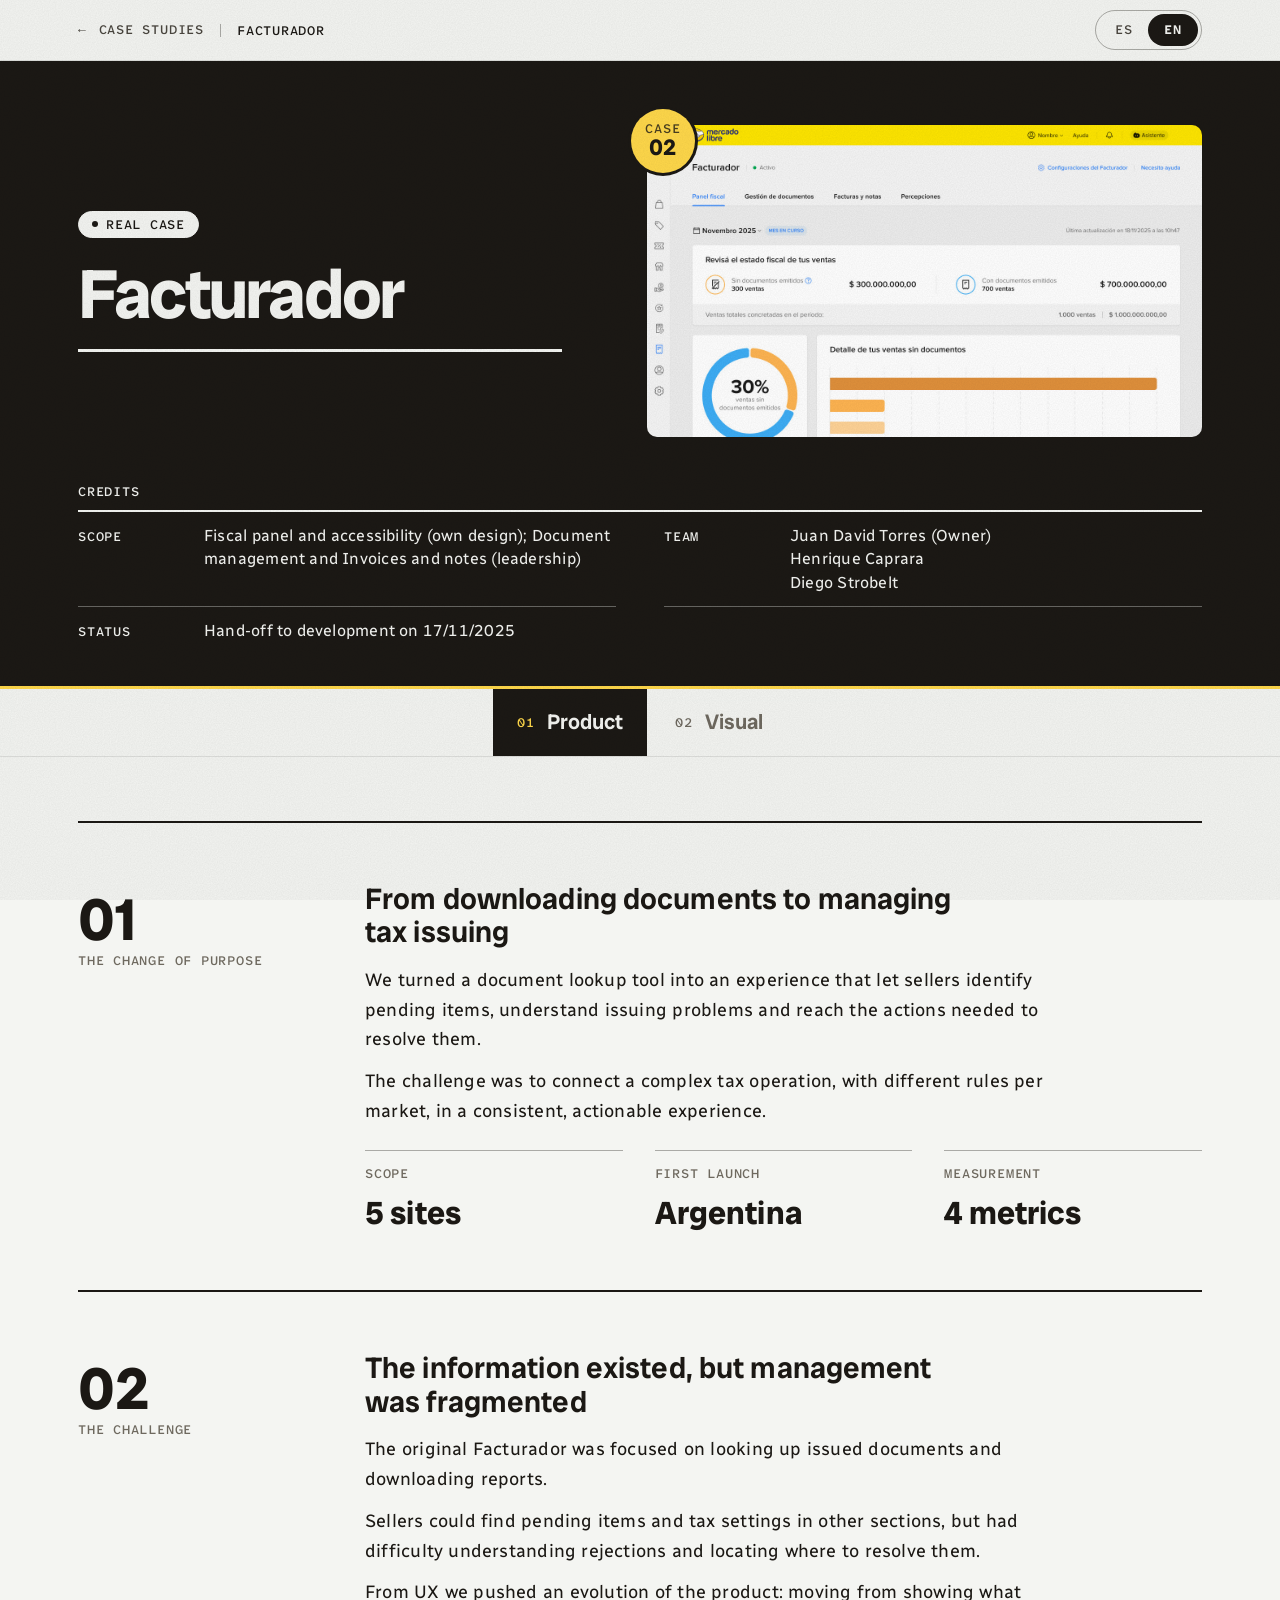
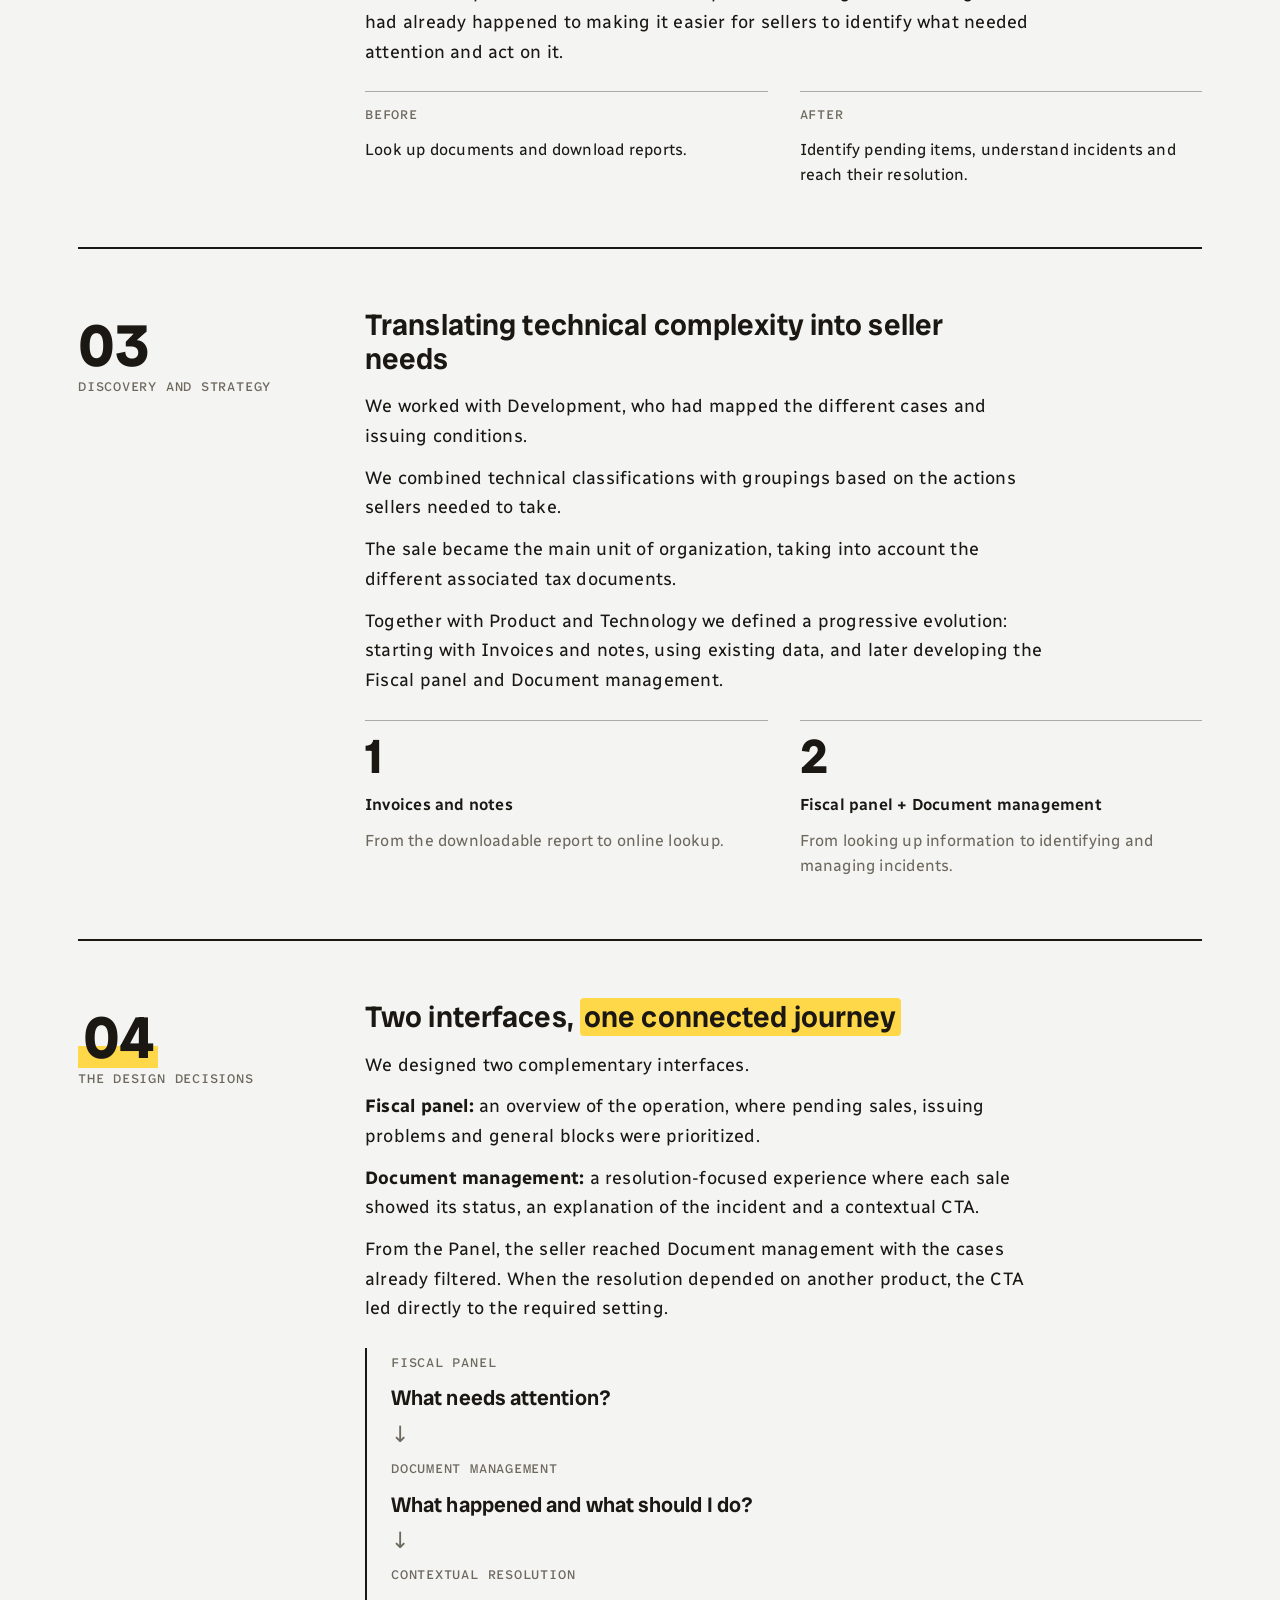
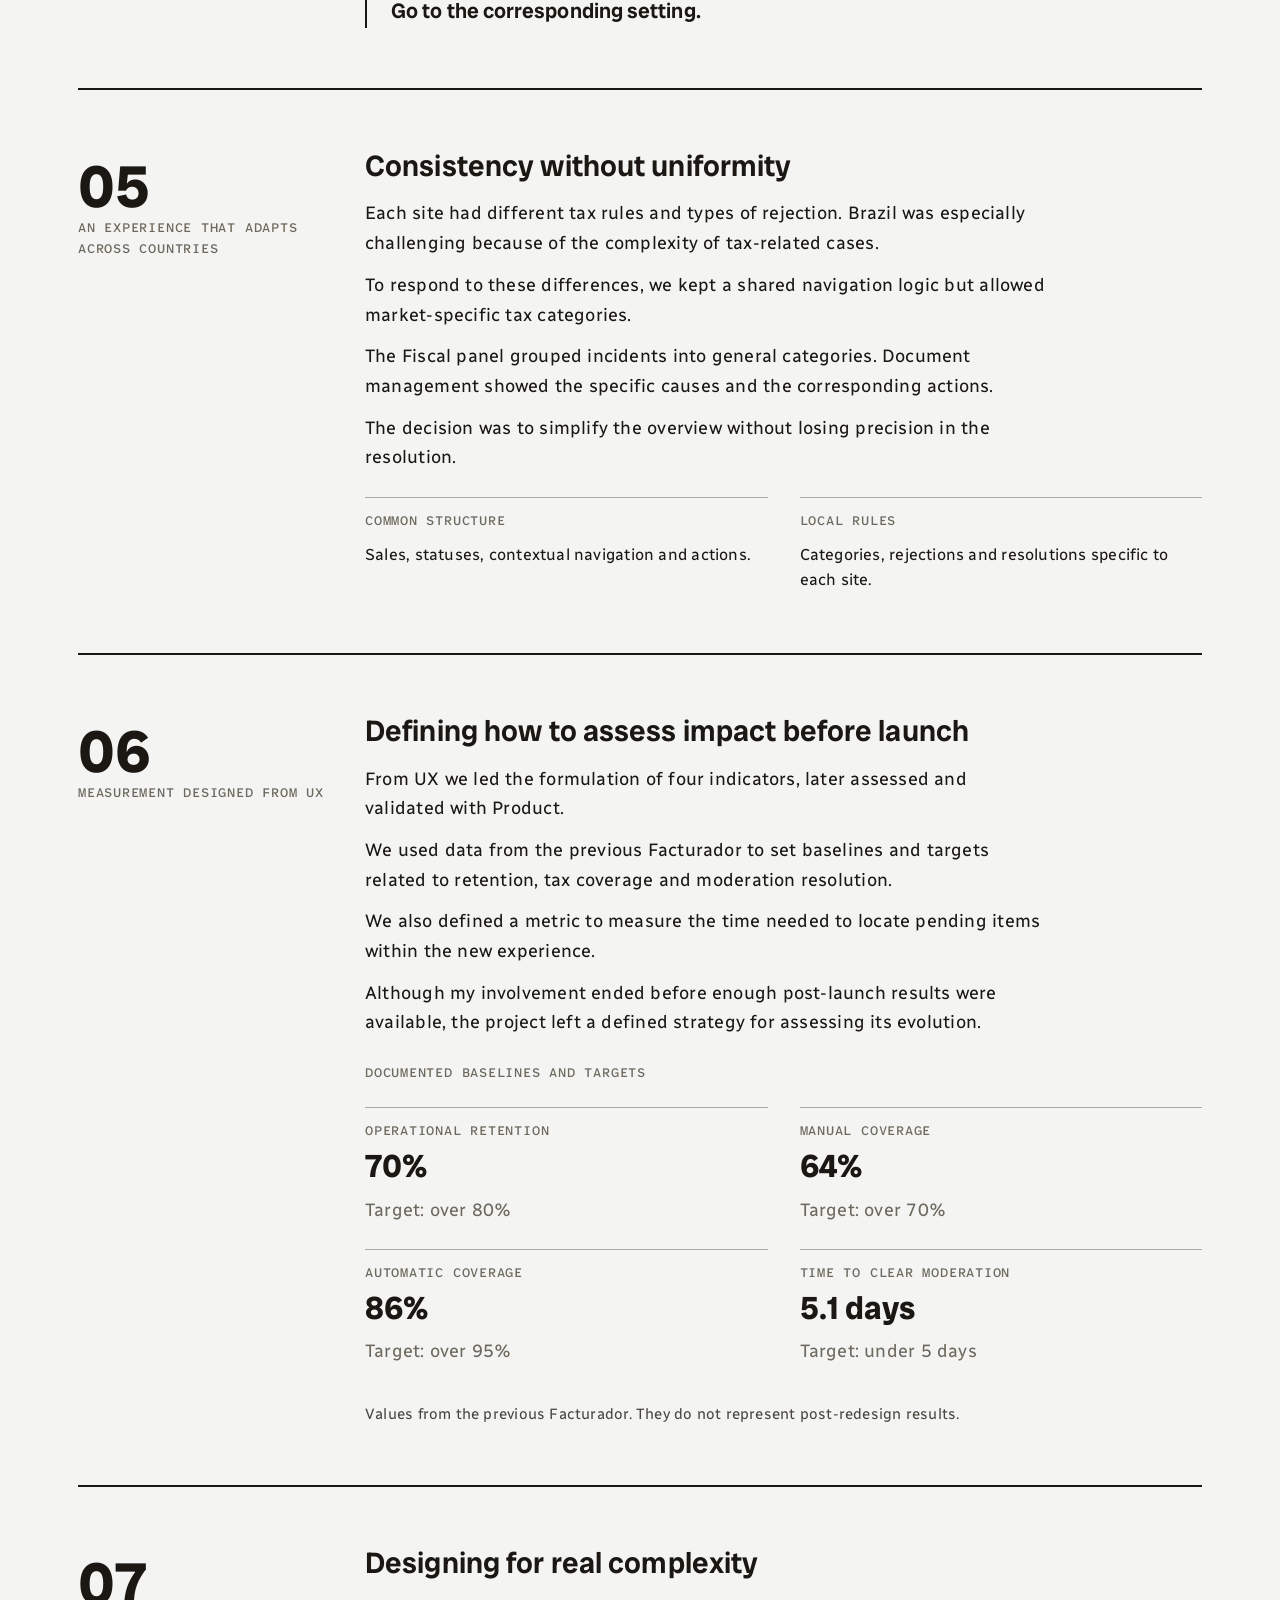
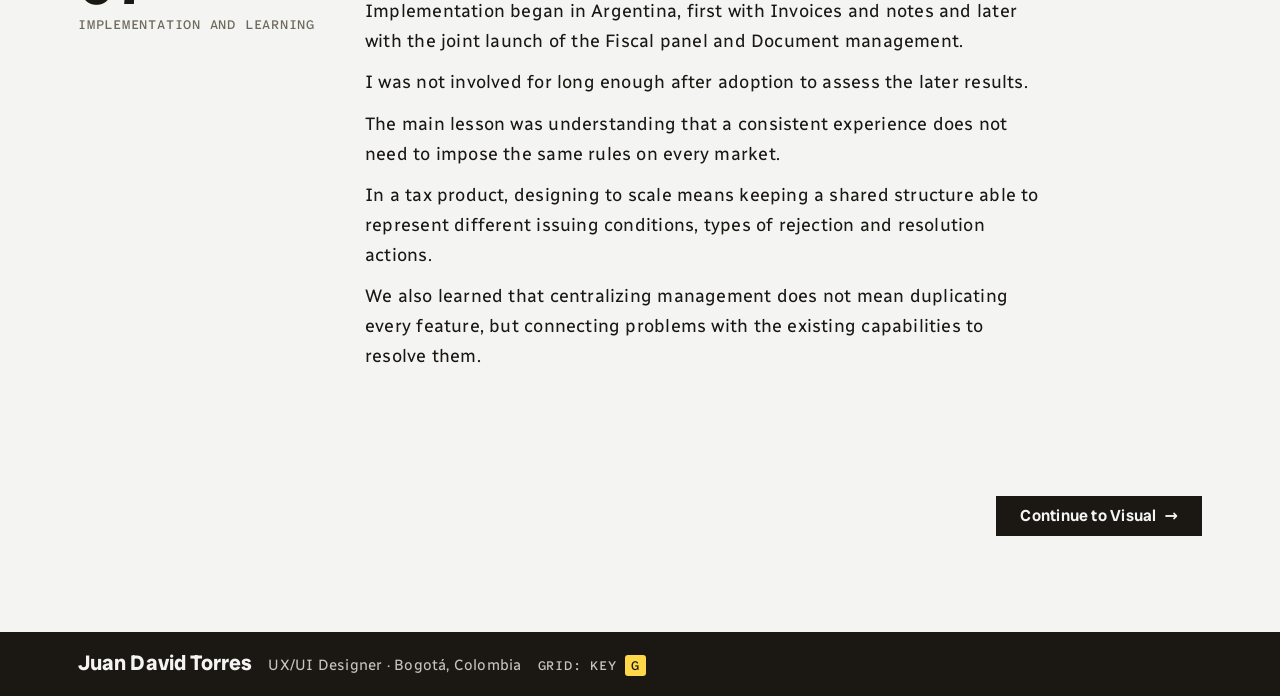
<file: casos/facturador.html>
<!DOCTYPE html>
<html lang="es" data-lang="es">
<head>
<meta charset="utf-8">
<meta name="viewport" content="width=device-width, initial-scale=1">
<meta name="robots" content="noindex,nofollow">
<title data-en="Facturador · From a download link to a fiscal panel">Facturador · Del enlace de descarga al panel fiscal</title>
<link rel="preconnect" href="https://fonts.googleapis.com">
<link rel="preconnect" href="https://fonts.gstatic.com" crossorigin>
<link href="https://fonts.googleapis.com/css2?family=Atkinson+Hyperlegible+Mono:wght@300..800&family=Radio+Canada+Big:wght@400..700&family=Radio+Canada:wght@300..700&display=swap" rel="stylesheet">
<link rel="stylesheet" href="../assets/jd.css?v=225">
</head>
<body class="ed" data-case="02">

<header class="topbar"><div class="wrap">
  <div class="crumbs">
    <a class="back" href="../index.html">← <span lang="es">Casos de estudio</span><span lang="en">Case studies</span></a>
    <span class="here" aria-current="page">Facturador</span>
  </div>
  <div class="lang" role="group" aria-label="Idioma / Language"><button data-set="es">ES</button><button data-set="en">EN</button></div>
</div></header>

<!-- ============ HERO ============ -->
<section class="hero hero--compact"><div class="wrap">
  <div class="hero-grid">
    <div class="hero-text">
      <div class="eyebrow">
        <span class="badge inv"><span lang="es">Caso real</span><span lang="en">Real case</span></span>
      </div>
      <h1>Facturador</h1>
    </div>
    <div class="hero-img" data-bug="Caso 02" data-bug-en="Case 02"><span class="sello" role="img" aria-label="Caso 02" data-label-en="Case 02"><small><span lang="es">Caso</span><span lang="en">Case</span></small><b>02</b></span><img src="../assets/img/fdr/hero.jpg?v=25" alt="Panel fiscal del Facturador visto sin hacer scroll" data-alt-en="Facturador fiscal panel above the fold"></div>
  </div>

  <dl class="meta">
    <div><dt lang="es">Alcance</dt><dt lang="en">Scope</dt><dd lang="es">Panel fiscal y accesibilidad (diseño propio); Gestión de documentos y Facturas y notas (liderazgo)</dd><dd lang="en">Fiscal panel and accessibility (own design); Document management and Invoices and notes (leadership)</dd></div>
    <div><dt lang="es">Equipo</dt><dt lang="en">Team</dt><dd lang="es">Juan David Torres (Owner)<br>Henrique Caprara<br>Diego Strobelt</dd><dd lang="en">Juan David Torres (Owner)<br>Henrique Caprara<br>Diego Strobelt</dd></div>
    <div><dt lang="es">Estado</dt><dt lang="en">Status</dt><dd lang="es">Hand-off a desarrollo el 17/11/2025</dd><dd lang="en">Hand-off to development on 17/11/2025</dd></div>
  </dl>
</div></section>

<div class="tabs-bar"><div class="wrap">
  <div class="tabs" role="tablist">
    <button class="tab" role="tab" data-tab="producto"><span class="n">01</span><span lang="es">Producto</span><span lang="en">Product</span></button>
    <button class="tab" role="tab" data-tab="visual"><span class="n">02</span><span lang="es">Visual</span><span lang="en">Visual</span></button>
  </div>
</div></div>

<main class="wrap">

<!-- ============================================================
     01 · PRODUCTO
     ============================================================ -->
<section class="panel" id="producto">

  <div class="sec" id="cambio">
    <h2><b>01</b><span lang="es">El cambio de propósito</span><span lang="en">The change of purpose</span></h2>
    <div>
      <h3 lang="es">De descargar documentos a gestionar la emisión fiscal</h3>
      <h3 lang="en">From downloading documents to managing tax issuing</h3>
      <p class="mt-4" lang="es">Transformamos una herramienta de consulta documental en una experiencia que permitía a los vendedores identificar pendientes, comprender problemas de emisión y acceder a las acciones necesarias para resolverlos.</p>
      <p class="mt-4" lang="en">We turned a document lookup tool into an experience that let sellers identify pending items, understand issuing problems and reach the actions needed to resolve them.</p>
      <p class="mt-4" lang="es">El desafío fue conectar una operación fiscal compleja, con diferentes reglas por mercado, en una experiencia consistente y accionable.</p>
      <p class="mt-4" lang="en">The challenge was to connect a complex tax operation, with different rules per market, in a consistent, actionable experience.</p>
      <div class="stats3 mt-5">
        <div class="ed-item"><span class="mono mute" lang="es">Alcance</span><span class="mono mute" lang="en">Scope</span><p class="ed-big"><span lang="es">5 sites</span><span lang="en">5 sites</span></p></div>
        <div class="ed-item"><span class="mono mute" lang="es">Primer lanzamiento</span><span class="mono mute" lang="en">First launch</span><p class="ed-big"><span lang="es">Argentina</span><span lang="en">Argentina</span></p></div>
        <div class="ed-item"><span class="mono mute" lang="es">Medición</span><span class="mono mute" lang="en">Measurement</span><p class="ed-big"><span lang="es">4 métricas</span><span lang="en">4 metrics</span></p></div>
      </div>
    </div>
  </div>

  <div class="sec" id="desafio">
    <h2><b>02</b><span lang="es">El desafío</span><span lang="en">The challenge</span></h2>
    <div>
      <h3 lang="es">La información existía, pero la gestión estaba fragmentada</h3>
      <h3 lang="en">The information existed, but management was fragmented</h3>
      <p class="mt-4" lang="es">El Facturador original estaba centrado en consultar documentos emitidos y descargar reportes.</p>
      <p class="mt-4" lang="en">The original Facturador was focused on looking up issued documents and downloading reports.</p>
      <p class="mt-4" lang="es">Los vendedores podían encontrar pendientes y configuraciones fiscales en otras secciones, pero tenían dificultades para comprender rechazos y localizar dónde resolverlos.</p>
      <p class="mt-4" lang="en">Sellers could find pending items and tax settings in other sections, but had difficulty understanding rejections and locating where to resolve them.</p>
      <p class="mt-4" lang="es">Desde UX impulsamos una evolución del producto: pasar de mostrar lo que ya había ocurrido a facilitar que el vendedor identificara qué necesitaba atención y pudiera actuar.</p>
      <p class="mt-4" lang="en">From UX we pushed an evolution of the product: moving from showing what had already happened to making it easier for sellers to identify what needed attention and act on it.</p>
      <div class="two mt-5">
        <div class="ed-item"><span class="mono" lang="es">Antes</span><span class="mono" lang="en">Before</span>
          <p lang="es">Consultar documentos y descargar reportes.</p>
          <p lang="en">Look up documents and download reports.</p></div>
        <div class="ed-item"><span class="mono" lang="es">Después</span><span class="mono" lang="en">After</span>
          <p lang="es">Identificar pendientes, comprender incidencias y acceder a su resolución.</p>
          <p lang="en">Identify pending items, understand incidents and reach their resolution.</p></div>
      </div>
    </div>
  </div>

  <div class="sec" id="discovery">
    <h2><b>03</b><span lang="es">Discovery y estrategia</span><span lang="en">Discovery and strategy</span></h2>
    <div>
      <h3 lang="es">Traducir complejidad técnica en necesidades del vendedor</h3>
      <h3 lang="en">Translating technical complexity into seller needs</h3>
      <p class="mt-4" lang="es">Trabajamos con Desarrollo, que tenía mapeados los diferentes casos y condiciones de emisión.</p>
      <p class="mt-4" lang="en">We worked with Development, who had mapped the different cases and issuing conditions.</p>
      <p class="mt-4" lang="es">Combinamos clasificaciones técnicas con agrupaciones basadas en las acciones que los vendedores necesitaban realizar.</p>
      <p class="mt-4" lang="en">We combined technical classifications with groupings based on the actions sellers needed to take.</p>
      <p class="mt-4" lang="es">La venta se convirtió en la unidad principal de organización, contemplando los diferentes documentos fiscales asociados.</p>
      <p class="mt-4" lang="en">The sale became the main unit of organization, taking into account the different associated tax documents.</p>
      <p class="mt-4" lang="es">Junto con Producto y Tecnología definimos una evolución progresiva: comenzar por Facturas y notas, aprovechando datos existentes, y desarrollar posteriormente Panel fiscal y Gestión de documentos.</p>
      <p class="mt-4" lang="en">Together with Product and Technology we defined a progressive evolution: starting with Invoices and notes, using existing data, and later developing the Fiscal panel and Document management.</p>
      <div class="two mt-5">
        <div class="ed-item etapa"><span class="mono" lang="es">1</span><span class="mono" lang="en">1</span>
          <p style="font-weight:600" lang="es">Facturas y notas</p><p style="font-weight:600" lang="en">Invoices and notes</p>
          <p class="mute" lang="es">Del reporte descargable a la consulta en línea.</p>
          <p class="mute" lang="en">From the downloadable report to online lookup.</p></div>
        <div class="ed-item etapa"><span class="mono" lang="es">2</span><span class="mono" lang="en">2</span>
          <p style="font-weight:600" lang="es">Panel fiscal + Gestión de documentos</p><p style="font-weight:600" lang="en">Fiscal panel + Document management</p>
          <p class="mute" lang="es">De consultar información a identificar y gestionar incidencias.</p>
          <p class="mute" lang="en">From looking up information to identifying and managing incidents.</p></div>
      </div>
    </div>
  </div>

  <div class="sec key" id="decisiones-diseno">
    <h2><b>04</b><span lang="es">Las decisiones de diseño</span><span lang="en">The design decisions</span></h2>
    <div>
      <h3 lang="es">Dos interfaces, <mark>un recorrido conectado</mark></h3>
      <h3 lang="en">Two interfaces, <mark>one connected journey</mark></h3>
      <p class="mt-4" lang="es">Diseñamos dos interfaces complementarias.</p>
      <p class="mt-4" lang="en">We designed two complementary interfaces.</p>
      <p class="mt-3" lang="es"><b>Panel fiscal:</b> una visión general de la operación, donde se priorizaban ventas pendientes, problemas de emisión y bloqueos generales.</p>
      <p class="mt-3" lang="en"><b>Fiscal panel:</b> an overview of the operation, where pending sales, issuing problems and general blocks were prioritized.</p>
      <p class="mt-3" lang="es"><b>Gestión de documentos:</b> una experiencia resolutiva donde cada venta mostraba su estado, una explicación de la incidencia y un CTA contextual.</p>
      <p class="mt-3" lang="en"><b>Document management:</b> a resolution-focused experience where each sale showed its status, an explanation of the incident and a contextual CTA.</p>
      <p class="mt-4" lang="es">Desde el Panel, el vendedor accedía a Gestión de documentos con los casos previamente filtrados. Cuando la resolución dependía de otro producto, el CTA dirigía directamente a la configuración necesaria.</p>
      <p class="mt-4" lang="en">From the Panel, the seller reached Document management with the cases already filtered. When the resolution depended on another product, the CTA led directly to the required setting.</p>
      <div class="ed-flow mt-5">
        <div><span class="mono" lang="es">Panel fiscal</span><span class="mono" lang="en">Fiscal panel</span>
          <p class="ed-q" lang="es">¿Qué requiere atención?</p><p class="ed-q" lang="en">What needs attention?</p></div>
        <div class="ed-arrow" aria-hidden="true">↓</div>
        <div><span class="mono" lang="es">Gestión de documentos</span><span class="mono" lang="en">Document management</span>
          <p class="ed-q" lang="es">¿Qué ocurrió y qué debo hacer?</p><p class="ed-q" lang="en">What happened and what should I do?</p></div>
        <div class="ed-arrow" aria-hidden="true">↓</div>
        <div><span class="mono" lang="es">Resolución contextual</span><span class="mono" lang="en">Contextual resolution</span>
          <p class="ed-q" lang="es">Acceder a la configuración correspondiente.</p><p class="ed-q" lang="en">Go to the corresponding setting.</p></div>
      </div>
    </div>
  </div>

  <div class="sec" id="paises">
    <h2><b>05</b><span lang="es">Una experiencia adaptable entre países</span><span lang="en">An experience that adapts across countries</span></h2>
    <div>
      <h3 lang="es">Consistencia sin uniformidad</h3>
      <h3 lang="en">Consistency without uniformity</h3>
      <p class="mt-4" lang="es">Cada site presentaba diferentes reglas fiscales y tipos de rechazo. Brasil fue especialmente desafiante por la complejidad de los casos relacionados con impuestos.</p>
      <p class="mt-4" lang="en">Each site had different tax rules and types of rejection. Brazil was especially challenging because of the complexity of tax-related cases.</p>
      <p class="mt-4" lang="es">Para responder a estas diferencias, mantuvimos una lógica compartida de navegación, pero permitimos categorías fiscales específicas por mercado.</p>
      <p class="mt-4" lang="en">To respond to these differences, we kept a shared navigation logic but allowed market-specific tax categories.</p>
      <p class="mt-4" lang="es">El Panel fiscal agrupaba las incidencias en categorías generales. Gestión de documentos mostraba las causas particulares y las acciones correspondientes.</p>
      <p class="mt-4" lang="en">The Fiscal panel grouped incidents into general categories. Document management showed the specific causes and the corresponding actions.</p>
      <p class="mt-4" lang="es">La decisión fue simplificar la visión general sin perder precisión en la resolución.</p>
      <p class="mt-4" lang="en">The decision was to simplify the overview without losing precision in the resolution.</p>
      <div class="two mt-5">
        <div class="ed-item"><span class="mono" lang="es">Estructura común</span><span class="mono" lang="en">Common structure</span>
          <p lang="es">Ventas, estados, navegación contextual y acciones.</p>
          <p lang="en">Sales, statuses, contextual navigation and actions.</p></div>
        <div class="ed-item"><span class="mono" lang="es">Reglas locales</span><span class="mono" lang="en">Local rules</span>
          <p lang="es">Categorías, rechazos y resoluciones propias de cada site.</p>
          <p lang="en">Categories, rejections and resolutions specific to each site.</p></div>
      </div>
    </div>
  </div>

  <div class="sec" id="medicion">
    <h2><b>06</b><span lang="es">Medición diseñada desde UX</span><span lang="en">Measurement designed from UX</span></h2>
    <div>
      <h3 lang="es">Definir cómo evaluar el impacto antes del lanzamiento</h3>
      <h3 lang="en">Defining how to assess impact before launch</h3>
      <p class="mt-4" lang="es">Desde UX lideramos la formulación de cuatro indicadores, posteriormente evaluados y validados con Producto.</p>
      <p class="mt-4" lang="en">From UX we led the formulation of four indicators, later assessed and validated with Product.</p>
      <p class="mt-4" lang="es">Utilizamos datos del Facturador anterior para establecer líneas base y objetivos relacionados con retención, cobertura fiscal y resolución de moderaciones.</p>
      <p class="mt-4" lang="en">We used data from the previous Facturador to set baselines and targets related to retention, tax coverage and moderation resolution.</p>
      <p class="mt-4" lang="es">También definimos una métrica para medir el tiempo necesario para localizar pendientes dentro de la nueva experiencia.</p>
      <p class="mt-4" lang="en">We also defined a metric to measure the time needed to locate pending items within the new experience.</p>
      <p class="mt-4" lang="es">Aunque mi participación terminó antes de contar con resultados posteriores suficientes, el proyecto dejó definida una estrategia para evaluar su evolución.</p>
      <p class="mt-4" lang="en">Although my involvement ended before enough post-launch results were available, the project left a defined strategy for assessing its evolution.</p>
      <div class="ed-metrics mt-5">
        <span class="mono mute" lang="es">Líneas base y objetivos documentados</span><span class="mono mute" lang="en">Documented baselines and targets</span>
        <div class="ed-metrics-grid">
        <div><span class="mono mute" lang="es">Retención operativa</span><span class="mono mute" lang="en">Operational retention</span><p class="ed-big">70%</p><p class="mute" lang="es">Meta: más del 80%</p><p class="mute" lang="en">Target: over 80%</p></div>
        <div><span class="mono mute" lang="es">Cobertura manual</span><span class="mono mute" lang="en">Manual coverage</span><p class="ed-big">64%</p><p class="mute" lang="es">Meta: más del 70%</p><p class="mute" lang="en">Target: over 70%</p></div>
        <div><span class="mono mute" lang="es">Cobertura automática</span><span class="mono mute" lang="en">Automatic coverage</span><p class="ed-big">86%</p><p class="mute" lang="es">Meta: más del 95%</p><p class="mute" lang="en">Target: over 95%</p></div>
        <div><span class="mono mute" lang="es">Tiempo de desmoderación</span><span class="mono mute" lang="en">Time to clear moderation</span><p class="ed-big"><span lang="es">5,1 días</span><span lang="en">5.1 days</span></p><p class="mute" lang="es">Meta: menos de 5 días</p><p class="mute" lang="en">Target: under 5 days</p></div>
        </div>
        <p class="mute note" lang="es">Valores del Facturador anterior. No representan resultados posteriores al rediseño.</p>
        <p class="mute note" lang="en">Values from the previous Facturador. They do not represent post-redesign results.</p>
      </div>
    </div>
  </div>

  <div class="sec" id="implementacion">
    <h2><b>07</b><span lang="es">Implementación y aprendizaje</span><span lang="en">Implementation and learning</span></h2>
    <div>
      <h3 lang="es">Diseñar para la complejidad real</h3>
      <h3 lang="en">Designing for real complexity</h3>
      <p class="mt-4" lang="es">La implementación comenzó en Argentina, primero con Facturas y notas y posteriormente con el lanzamiento conjunto de Panel fiscal y Gestión de documentos.</p>
      <p class="mt-4" lang="en">Implementation began in Argentina, first with Invoices and notes and later with the joint launch of the Fiscal panel and Document management.</p>
      <p class="mt-4" lang="es">No alcancé a participar en un período suficiente de adopción para evaluar los resultados posteriores.</p>
      <p class="mt-4" lang="en">I was not involved for long enough after adoption to assess the later results.</p>
      <p class="mt-4" lang="es">El principal aprendizaje fue comprender que una experiencia consistente no necesita imponer las mismas reglas a todos los mercados.</p>
      <p class="mt-4" lang="en">The main lesson was understanding that a consistent experience does not need to impose the same rules on every market.</p>
      <p class="mt-4" lang="es">En un producto fiscal, diseñar para escalar implica mantener una estructura compartida capaz de representar diferentes condiciones de emisión, tipos de rechazo y acciones de resolución.</p>
      <p class="mt-4" lang="en">In a tax product, designing to scale means keeping a shared structure able to represent different issuing conditions, types of rejection and resolution actions.</p>
      <p class="mt-4" lang="es">También aprendimos que centralizar la gestión no significa duplicar todas las funcionalidades, sino conectar los problemas con las capacidades existentes para resolverlos.</p>
      <p class="mt-4" lang="en">We also learned that centralizing management does not mean duplicating every feature, but connecting problems with the existing capabilities to resolve them.</p>
    </div>
  </div>

  <div class="to-next">
    <button class="btn" type="button" data-goto="visual"><span lang="es">Continuar con Visual</span><span lang="en">Continue to Visual</span><span class="arr" aria-hidden="true">→</span></button>
  </div>
</section>

<!-- ============================================================
     02 · VISUAL
     ============================================================ -->
<section class="panel" id="visual">

  <div class="sec full" id="antesdespues">
    <h2><b>01</b><span lang="es">Antes → Después</span><span lang="en">Before → After</span></h2>
    <p class="big" lang="es">De una tarjeta de enlaces a un panel que se lee en el fold: estado, navegación y configuración.</p>
    <p class="big" lang="en">From a card of links to a panel you read above the fold: status, navigation and settings.</p>
    <div class="ad ad--fold">
      <div class="ad-cols">
        <figure class="ad-fig"><figcaption><b lang="es">Antes</b><b lang="en">Before</b></figcaption><div class="ad-stage" data-side="a"><img src="../assets/img/fdr/antes.jpg?v=25" alt="Pantalla de entrada anterior del Facturador" data-alt-en="Previous Facturador entry screen"></div></figure>
        <figure class="ad-fig"><figcaption><b lang="es">Después</b><b lang="en">After</b></figcaption><div class="ad-stage" data-side="d"><img src="../assets/img/fdr/despues.jpg?v=25" alt="Panel fiscal del Facturador" data-alt-en="Facturador fiscal panel"></div></figure>
      </div>
      <ul class="ad-notes">
        <li><div><h4><span lang="es">Estado en lugar de enlaces</span><span lang="en">Status instead of links</span></h4>
          <p class="ad-b"><span class="ad-k" lang="es">Antes</span><span class="ad-k" lang="en">Before</span><span lang="es">Una tarjeta con ilustración y dos enlaces de descarga.</span><span lang="en">A card with an illustration and two download links.</span></p>
          <p class="ad-a"><span class="ad-k" lang="es">Después</span><span class="ad-k" lang="en">After</span><span lang="es">«Revisá el estado fiscal de tus ventas»: ventas sin y con documentos, en cantidad y en monto, más el porcentaje sin documento.</span><span lang="en">"Check the tax status of your sales": sales without and with documents, by count and amount, plus the share without a document.</span></p>
          <p class="ad-w" lang="es">Lo primero que se lee es si hay que actuar, no dónde descargar.</p><p class="ad-w" lang="en">The first thing you read is whether you need to act, not where to download.</p></div></li>
        <li><div><h4><span lang="es">Cuatro pestañas</span><span lang="en">Four tabs</span></h4>
          <p class="ad-b"><span class="ad-k" lang="es">Antes</span><span class="ad-k" lang="en">Before</span><span lang="es">Descargas de reportes y documentos juntas en una tarjeta; los remitos, aparte.</span><span lang="en">Report and document downloads together in one card; delivery notes apart.</span></p>
          <p class="ad-a"><span class="ad-k" lang="es">Después</span><span class="ad-k" lang="en">After</span><span lang="es">Panel fiscal, Gestión de documentos, Facturas y notas y Percepciones; la descarga se unifica y percepciones tiene su pestaña.</span><span lang="en">Fiscal panel, Document management, Invoices and notes and Withholdings; downloads are unified and withholdings gets its own tab.</span></p>
          <p class="ad-w" lang="es">Cada pestaña responde a una tarea distinta del vendedor.</p><p class="ad-w" lang="en">Each tab answers a different seller task.</p></div></li>
        <li><div><h4><span lang="es">Configuración en la cabecera</span><span lang="en">Settings in the header</span></h4>
          <p class="ad-b"><span class="ad-k" lang="es">Antes</span><span class="ad-k" lang="en">Before</span><span lang="es">«Tus datos para emisión» y «Configuraciones fiscales» ocupan dos tarjetas laterales.</span><span lang="en">"Your issuing data" and "Tax settings" take two side cards.</span></p>
          <p class="ad-a"><span class="ad-k" lang="es">Después</span><span class="ad-k" lang="en">After</span><span lang="es">El estado del Facturador y el acceso a sus configuraciones pasan a la cabecera.</span><span lang="en">The Facturador's status and its settings link move to the header.</span></p>
          <p class="ad-w" lang="es">La configuración deja de competir con la tarea principal.</p><p class="ad-w" lang="en">Settings stop competing with the main task.</p></div></li>
      </ul>
    </div>
  </div>

  <div class="sec full" id="pantallas">
    <h2><b>02</b><span lang="es">Las dos pantallas</span><span lang="en">The two screens</span></h2>
    <p class="big" lang="es">El panel responde cuánto falta; la gestión responde qué venta y qué hacer.</p>
    <p class="big" lang="en">The panel answers how much is missing; management answers which sale and what to do.</p>
    <div class="fdr-film">
      <figure class="shot"><img src="../assets/img/fdr/panel-fiscal.jpg?v=25" alt="Panel fiscal completo" data-alt-en="Full fiscal panel"></figure>
      <figure class="shot"><img src="../assets/img/fdr/gestion.jpg?v=25" alt="Gestión de documentos con una tarjeta abierta" data-alt-en="Document management with one card open"></figure>
    </div>
    <p class="mt-4" lang="es">El panel separa ventas sin documentos (factura no emitida, nota de crédito no emitida, factura E por adjuntar) de ventas con documentos (emitidas con el Facturador o con otro sistema). El panel es diseño propio; Gestión de documentos la diseñó otra persona del equipo, bajo mi guía.</p>
    <p class="mt-4" lang="en">The panel separates sales without documents (invoice not issued, credit note not issued, E-invoice to attach) from sales with documents (issued with the Facturador or another system). The panel is my own design; Document management was designed by another team member, under my guidance.</p>
  </div>

  <div class="sec full" id="accesibilidad">
    <h2><b>03</b><span lang="es">Accesibilidad</span><span lang="en">Accessibility</span></h2>
    <p class="big" lang="es">La accesibilidad se diseña sobre la pantalla: cada módulo trae su lámina de lectura, no una lista de reglas aparte.</p>
    <p class="big" lang="en">Accessibility is designed on the screen: each module ships its own reading sheet, not a separate rule list.</p>
    <div class="a11y-pair">
      <figure class="shot"><img src="../assets/img/fdr/a11y-panel.jpg?v=25" data-zoomw="1800" alt="Lámina de accesibilidad del Panel fiscal: roles, encabezados, áreas ignoradas y orden de lectura numerado" data-alt-en="Accessibility sheet for the Fiscal panel: roles, headings, ignored areas and numbered reading order"></figure>
      <figure class="shot"><img src="../assets/img/fdr/a11y-gestion.jpg?v=25" data-zoomw="1400" alt="Lámina de accesibilidad de Gestión de documentos" data-alt-en="Accessibility sheet for Document management"></figure>
    </div>
    <div class="docs a11y-list">
        <div><h4 lang="es">Encabezados con jerarquía</h4><h4 lang="en">Headings with hierarchy</h4><p lang="es">Un H1 para «Facturador» y un H2 por bloque: estado fiscal, detalle sin documentos y detalle con documentos.</p><p lang="en">One H1 for "Facturador" and one H2 per block: tax status, detail without documents and detail with documents.</p></div>
        <div><h4 lang="es">Gráficos decorativos, datos en texto</h4><h4 lang="en">Decorative charts, data in text</h4><p lang="es">Las barras se marcan como área a ignorar por el lector de pantallas; los datos viven en las filas de debajo, con tipo, monto y cantidad de ventas.</p><p lang="en">The bars are marked as an area for the screen reader to skip; the data lives in the rows below, with type, amount and number of sales.</p></div>
        <div><h4 lang="es">Texto alternativo con el dato</h4><h4 lang="en">Alt text that carries the figure</h4><p lang="es">La dona se lee con su porcentaje de ventas sin documentos emitidos, no como «gráfico».</p><p lang="en">The donut reads with its share of sales without issued documents, not as "chart".</p></div>
        <div><h4 lang="es">Etiquetas que dicen qué hacen</h4><h4 lang="en">Labels that say what they do</h4><p lang="es">El botón de ayuda se lee «Mostrar ayuda sobre ventas sin documentos emitidos»; cada venta, «Ir al detalle de la venta».</p><p lang="en">The help button reads "Show help about sales without issued documents"; each sale, "Go to sale detail".</p></div>
        <div><h4 lang="es">Lo de Andes se declara, no se rediseña</h4><h4 lang="en">What Andes provides is declared, not redesigned</h4><p lang="es">Tabs, período de emisión, importes, buscador, acordeón, etiquetas de elección, lista y paginación heredan la accesibilidad de Andes.</p><p lang="en">Tabs, issuing period, amounts, search box, accordion, choice tags, list and pagination inherit Andes' accessibility.</p></div>
      </div>
  </div>
</section>
</main>

<footer class="site-foot"><div class="wrap">
  <span class="sf-name">Juan David Torres</span>
  <span class="sf-role"><span lang="es">Diseñador UX/UI · Bogotá, Colombia</span><span lang="en">UX/UI Designer · Bogotá, Colombia</span></span>
  <span class="ed-grid-hint" role="button" tabindex="0"><span lang="es">Rejilla: tecla <kbd>G</kbd></span><span lang="en">Grid: key <kbd>G</kbd></span></span>
</div></footer>

<script src="../assets/site.js?v=76"></script>
<script src="../assets/editorial.js?v=1"></script>
</body>
</html>
</file>
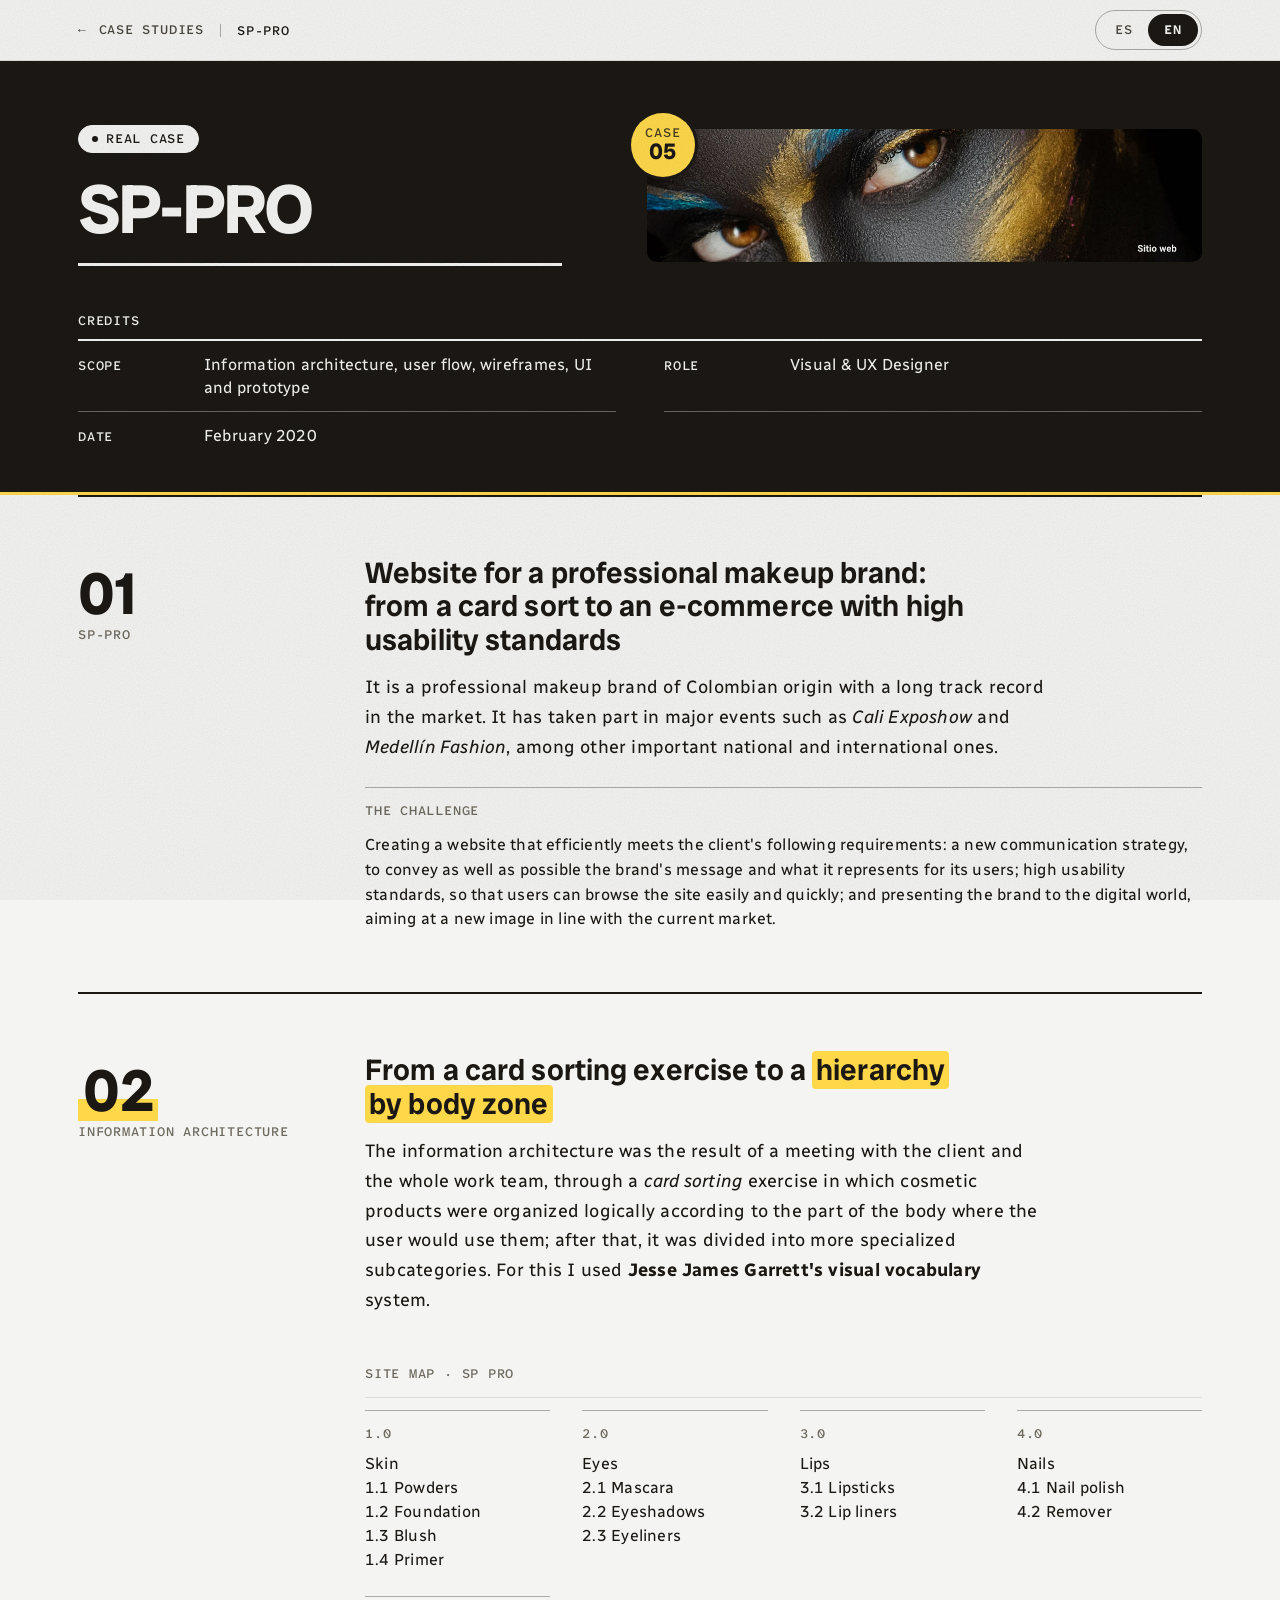
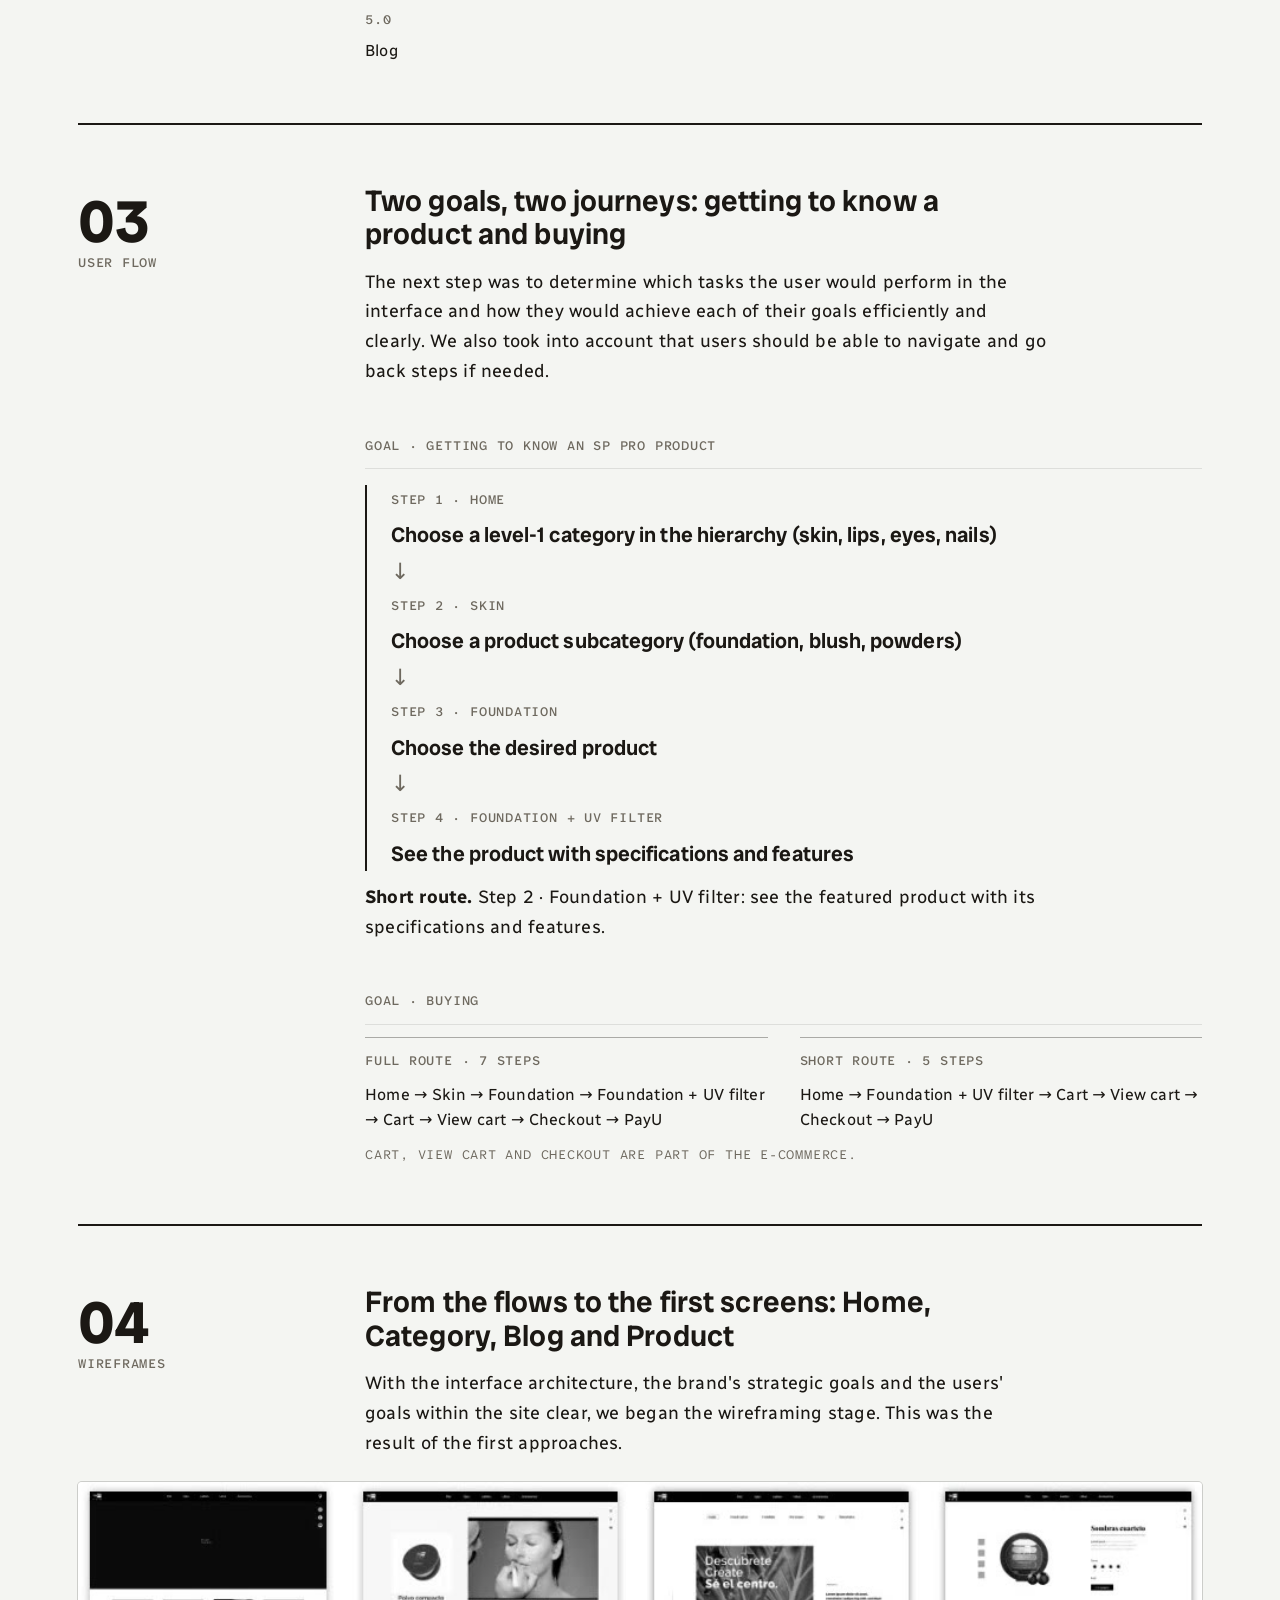
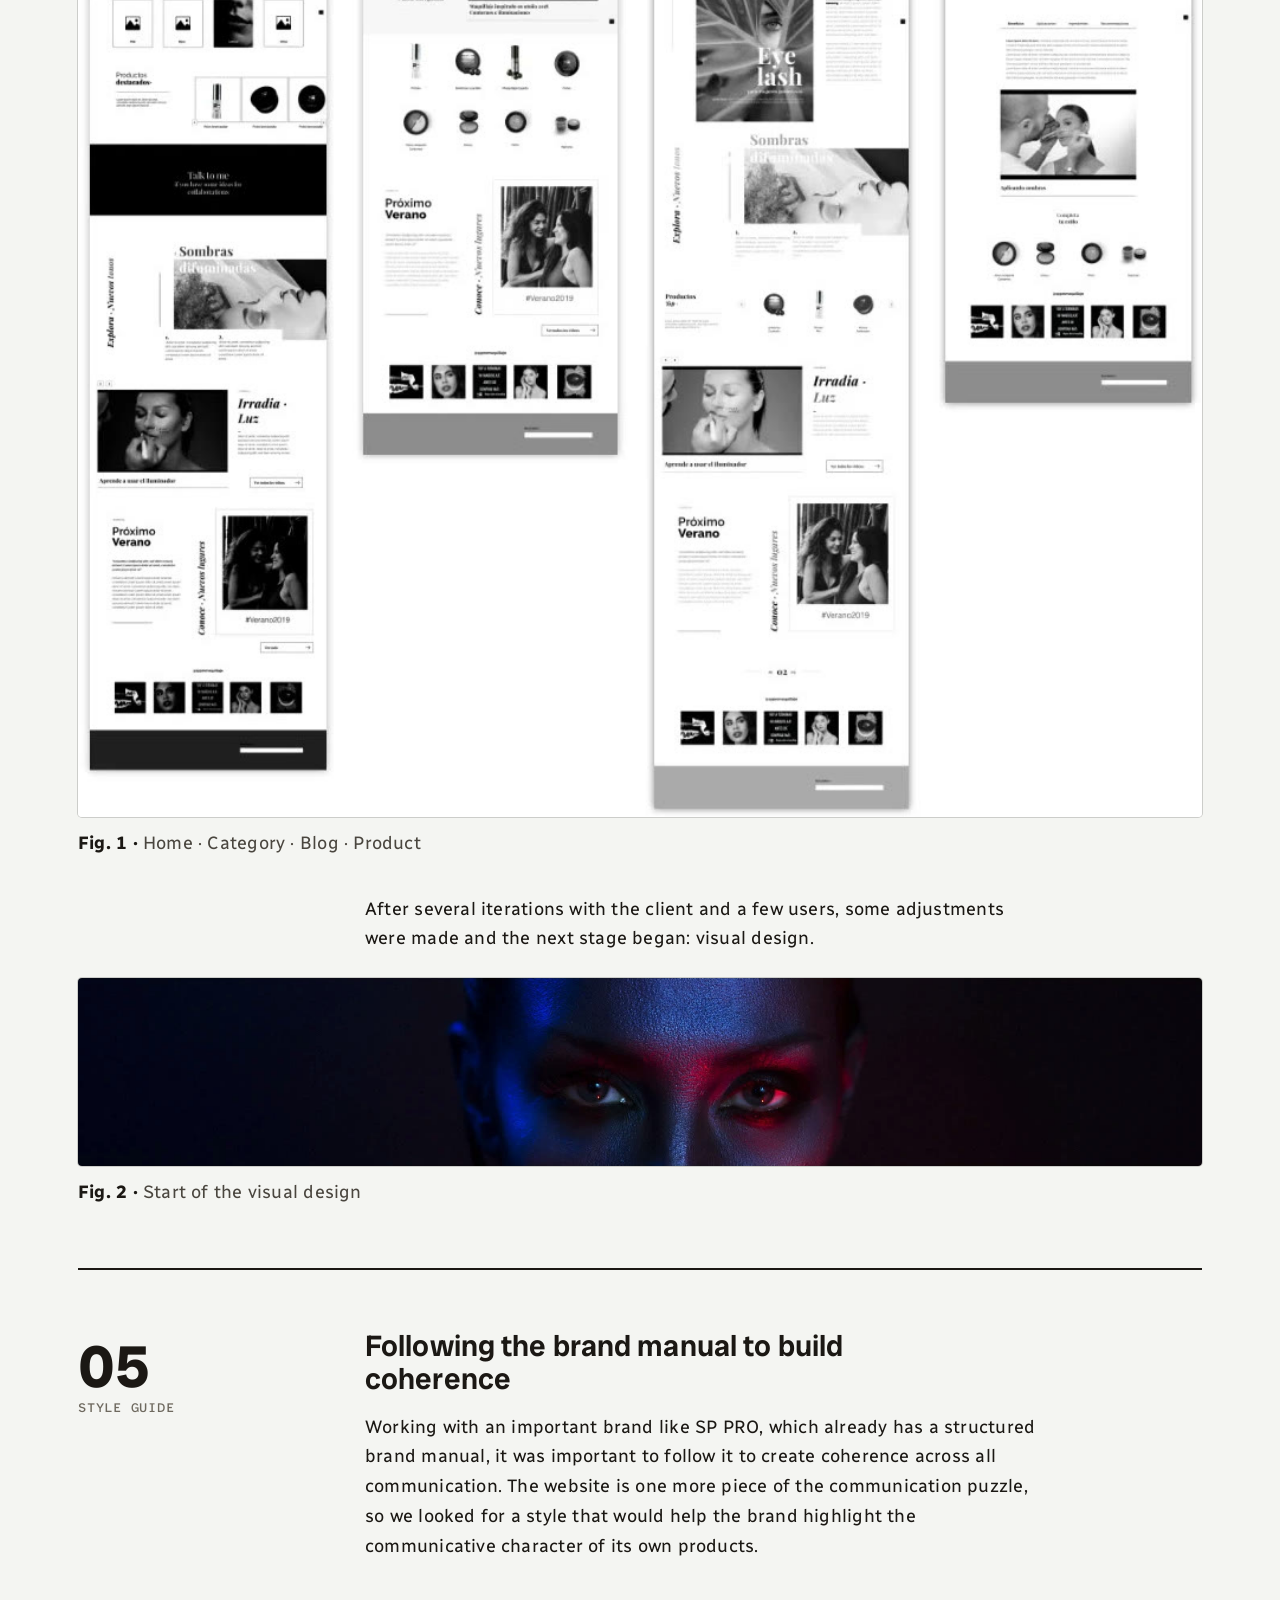
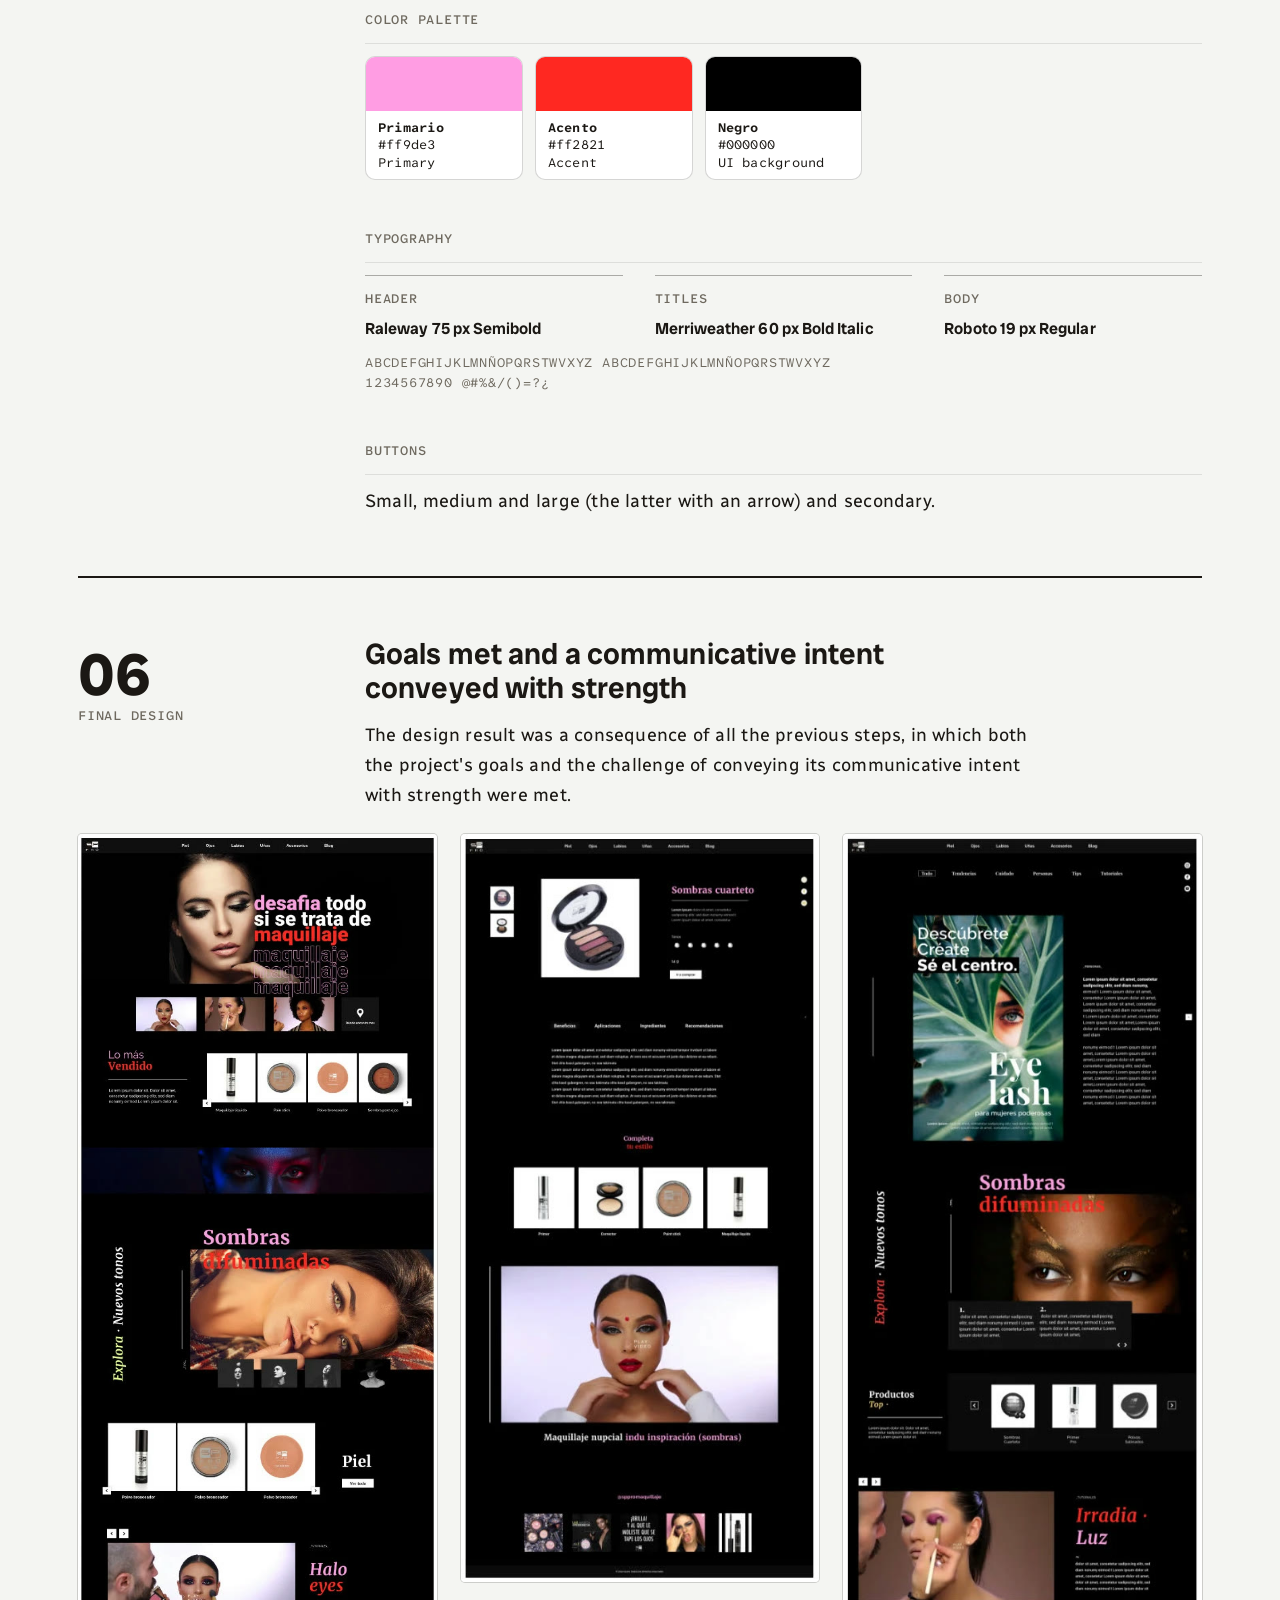
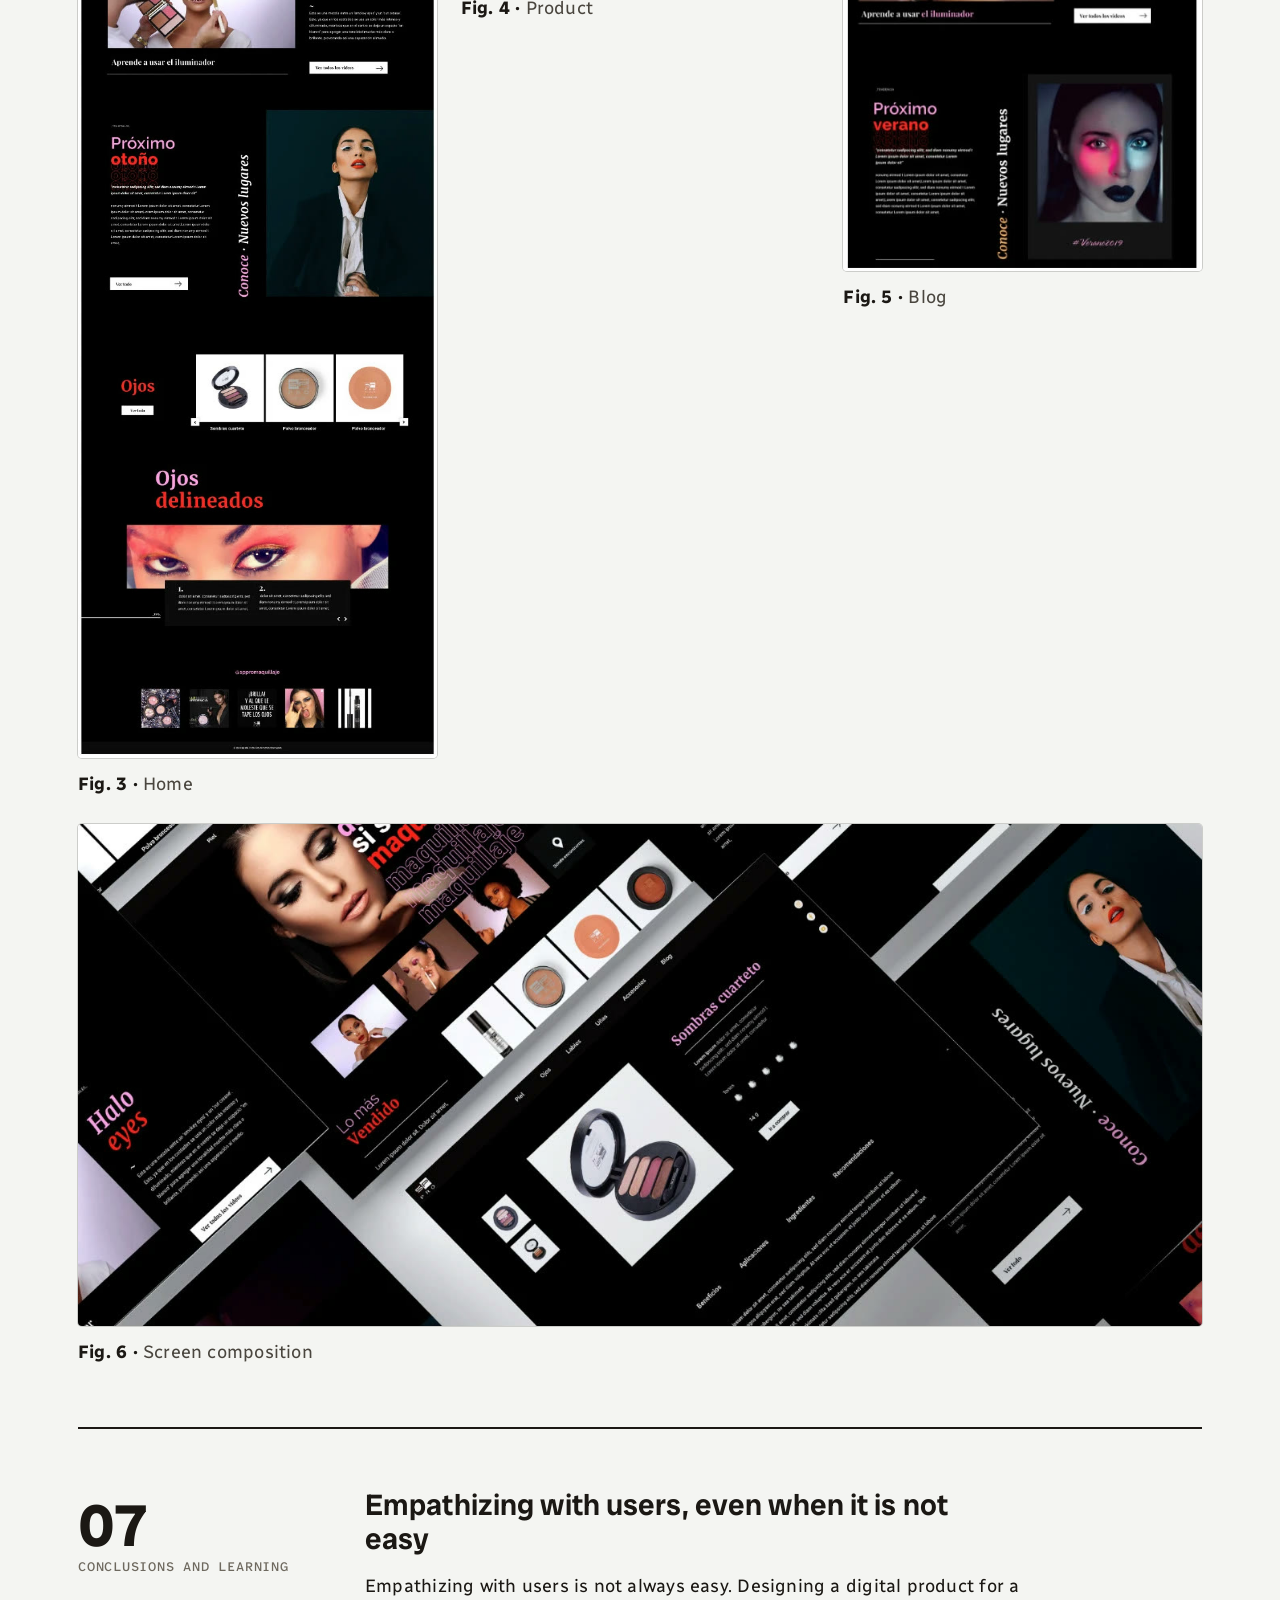
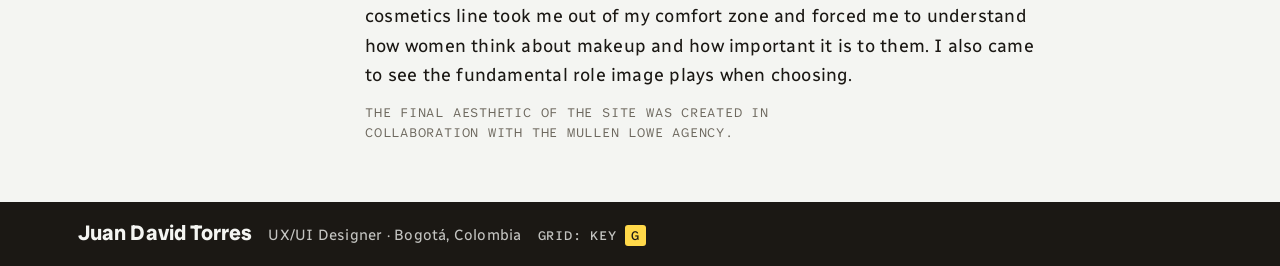
<file: casos/sp-pro.html>
<!DOCTYPE html>
<html lang="es" data-lang="es">
<head>
<meta charset="utf-8">
<meta name="viewport" content="width=device-width, initial-scale=1">
<meta name="robots" content="noindex,nofollow">
<title data-en="SP-PRO · Professional makeup website">SP-PRO · Sitio web de maquillaje profesional</title>
<link rel="preconnect" href="https://fonts.googleapis.com">
<link rel="preconnect" href="https://fonts.gstatic.com" crossorigin>
<link href="https://fonts.googleapis.com/css2?family=Atkinson+Hyperlegible+Mono:wght@300..800&family=Radio+Canada+Big:wght@400..700&family=Radio+Canada:wght@300..700&display=swap" rel="stylesheet">
<link rel="stylesheet" href="../assets/jd.css?v=225">
</head>
<body class="ed" data-case="05">

<header class="topbar"><div class="wrap">
  <div class="crumbs">
    <a class="back" href="../index.html">← <span lang="es">Casos de estudio</span><span lang="en">Case studies</span></a>
    <span class="here" aria-current="page">SP-PRO</span>
  </div>
  <div class="lang" role="group" aria-label="Idioma / Language"><button data-set="es">ES</button><button data-set="en">EN</button></div>
</div></header>

<!-- ============ HERO ============ -->
<section class="hero hero--compact"><div class="wrap">
  <div class="hero-grid">
    <div class="hero-text">
      <div class="eyebrow">
        <span class="badge inv"><span lang="es">Caso real</span><span lang="en">Real case</span></span>
      </div>
      <h1>SP-PRO</h1>
    </div>
    <div class="hero-img" data-bug="Caso 05" data-bug-en="Case 05"><span class="sello" role="img" aria-label="Caso 05" data-label-en="Case 05"><small><span lang="es">Caso</span><span lang="en">Case</span></small><b>05</b></span><img src="../assets/img/land/hero-sp.jpg?v=27" alt="Portada del caso SP-PRO" data-alt-en="SP-PRO case cover"></div>
  </div>

  <dl class="meta">
    <div><dt lang="es">Alcance</dt><dt lang="en">Scope</dt><dd lang="es">Arquitectura de información, flujo de usuario, wireframes, UI y prototipo</dd><dd lang="en">Information architecture, user flow, wireframes, UI and prototype</dd></div>
    <div><dt lang="es">Rol</dt><dt lang="en">Role</dt><dd lang="es">Diseñador Visual y UX</dd><dd lang="en">Visual &amp; UX Designer</dd></div>
    <div><dt lang="es">Fecha</dt><dt lang="en">Date</dt><dd lang="es">Febrero de 2020</dd><dd lang="en">February 2020</dd></div>
  </dl>
</div></section>

<main class="wrap">

  <div class="sec" id="sppro">
    <h2><b>01</b><span lang="es">SP-PRO</span><span lang="en">SP-PRO</span></h2>
    <div>
      <h3 lang="es">Sitio de una marca de maquillaje profesional: de un card sorting a un e-commerce con estándares altos de usabilidad</h3>
      <h3 lang="en">Website for a professional makeup brand: from a card sort to an e-commerce with high usability standards</h3>
      <p class="mt-4" lang="es">Es una marca de maquillaje profesional de origen colombiano, la cual cuenta con una gran trayectoria en el mercado. Ha participado en grandes eventos como <i>Cali Exposhow</i>, <i>Medellín Fashion</i>, entre otros importantes a nivel nacional e internacional.</p>
      <p class="mt-4" lang="en">It is a professional makeup brand of Colombian origin with a long track record in the market. It has taken part in major events such as <i>Cali Exposhow</i> and <i>Medellín Fashion</i>, among other important national and international ones.</p>
      <div class="mt-5">
        <div class="ed-item"><span class="mono" lang="es">El reto</span><span class="mono" lang="en">The challenge</span><p lang="es">Crear un sitio web que cumpla de forma eficiente los siguientes requerimientos del cliente: una nueva estrategia de comunicación, con el fin de plasmar lo mejor posible el mensaje de la marca y lo que ésta representa para sus usuarios; tener altos estándares de usabilidad, buscando que el usuario pueda navegar la página fácil y rápidamente; y presentar la marca al mundo digital, en miras de una nueva imagen, acorde al mercado actual.</p><p lang="en">Creating a website that efficiently meets the client's following requirements: a new communication strategy, to convey as well as possible the brand's message and what it represents for its users; high usability standards, so that users can browse the site easily and quickly; and presenting the brand to the digital world, aiming at a new image in line with the current market.</p></div>
      </div>
    </div>
  </div>

  <div class="sec key" id="arquitectura">
    <h2><b>02</b><span lang="es">Arquitectura de información</span><span lang="en">Information architecture</span></h2>
    <div>
      <h3 lang="es">De un ejercicio de card sorting a una <mark>jerarquía por zona del cuerpo</mark></h3>
      <h3 lang="en">From a card sorting exercise to a <mark>hierarchy by body zone</mark></h3>
      <p class="mt-4" lang="es">La arquitectura de información fue el resultado de una reunión con el cliente y con todo el equipo de trabajo, por medio de un ejercicio de <i>card sorting</i>, en el cual los productos cosméticos se organizaban de forma lógica de acuerdo al lugar del cuerpo donde el usuario haría uso del mismo; luego de esto, se dividió en subcategorías más especializadas. Para esto hice uso del sistema de vocabulario <b>visual Jesse James Garrett</b>.</p>
      <p class="mt-4" lang="en">The information architecture was the result of a meeting with the client and the whole work team, through a <i>card sorting</i> exercise in which cosmetic products were organized logically according to the part of the body where the user would use them; after that, it was divided into more specialized subcategories. For this I used <b>Jesse James Garrett's visual vocabulary</b> system.</p>
      <span class="mono mute sub" lang="es">Mapa del sitio · Sp pro</span><span class="mono mute sub" lang="en">Site map · Sp pro</span>
      <div class="ed-steps">
        <div class="ed-item"><span class="mono" lang="es">1.0</span><span class="mono" lang="en">1.0</span><p lang="es">Piel</p><p lang="es">1.1 Polvos</p><p lang="es">1.2 Base</p><p lang="es">1.3 Rubor</p><p lang="es">1.4 Primer</p><p lang="en">Skin</p><p lang="en">1.1 Powders</p><p lang="en">1.2 Foundation</p><p lang="en">1.3 Blush</p><p lang="en">1.4 Primer</p></div>
        <div class="ed-item"><span class="mono" lang="es">2.0</span><span class="mono" lang="en">2.0</span><p lang="es">Ojos</p><p lang="es">2.1 Pestañina</p><p lang="es">2.2 Sombras</p><p lang="es">2.3 Delineadores ojos</p><p lang="en">Eyes</p><p lang="en">2.1 Mascara</p><p lang="en">2.2 Eyeshadows</p><p lang="en">2.3 Eyeliners</p></div>
        <div class="ed-item"><span class="mono" lang="es">3.0</span><span class="mono" lang="en">3.0</span><p lang="es">Labios</p><p lang="es">3.1 Labiales</p><p lang="es">3.2 Delineadores labios</p><p lang="en">Lips</p><p lang="en">3.1 Lipsticks</p><p lang="en">3.2 Lip liners</p></div>
        <div class="ed-item"><span class="mono" lang="es">4.0</span><span class="mono" lang="en">4.0</span><p lang="es">Uñas</p><p lang="es">4.1 Esmalte</p><p lang="es">4.2 Removedor</p><p lang="en">Nails</p><p lang="en">4.1 Nail polish</p><p lang="en">4.2 Remover</p></div>
        <div class="ed-item"><span class="mono" lang="es">5.0</span><span class="mono" lang="en">5.0</span><p lang="es">Blog</p><p lang="en">Blog</p></div>
      </div>
    </div>
  </div>

  <div class="sec" id="flujo">
    <h2><b>03</b><span lang="es">Flujo de usuario</span><span lang="en">User flow</span></h2>
    <div>
      <h3 lang="es">Dos objetivos, dos recorridos: conocer un producto y comprar</h3>
      <h3 lang="en">Two goals, two journeys: getting to know a product and buying</h3>
      <p class="mt-4" lang="es">El siguiente paso fue determinar qué tareas el usuario iba a realizar por la interfaz y cómo lograría cumplir cada uno de sus objetivos de forma eficiente y clara. También se tuvo en cuenta que el usuario tuviera la capacidad de navegar y regresar pasos si lo requería.</p>
      <p class="mt-4" lang="en">The next step was to determine which tasks the user would perform in the interface and how they would achieve each of their goals efficiently and clearly. We also took into account that users should be able to navigate and go back steps if needed.</p>
      <span class="mono mute sub" lang="es">Objetivo · conocer un producto Sp pro</span><span class="mono mute sub" lang="en">Goal · getting to know an Sp pro product</span>
      <div class="ed-flow mt-4">
        <div><span class="mono" lang="es">Paso 1 · Home</span><span class="mono" lang="en">Step 1 · Home</span><p class="ed-q" lang="es">Elegir categoría de nivel 1 en jerarquía (piel, labios, ojos, uñas)</p><p class="ed-q" lang="en">Choose a level-1 category in the hierarchy (skin, lips, eyes, nails)</p></div>
        <div class="ed-arrow" aria-hidden="true">↓</div>
        <div><span class="mono" lang="es">Paso 2 · Piel</span><span class="mono" lang="en">Step 2 · Skin</span><p class="ed-q" lang="es">Elegir subcategoría de productos (base, rubor, polvos)</p><p class="ed-q" lang="en">Choose a product subcategory (foundation, blush, powders)</p></div>
        <div class="ed-arrow" aria-hidden="true">↓</div>
        <div><span class="mono" lang="es">Paso 3 · Base</span><span class="mono" lang="en">Step 3 · Foundation</span><p class="ed-q" lang="es">Elegir producto deseado</p><p class="ed-q" lang="en">Choose the desired product</p></div>
        <div class="ed-arrow" aria-hidden="true">↓</div>
        <div><span class="mono" lang="es">Paso 4 · Base + filtro UV</span><span class="mono" lang="en">Step 4 · Foundation + UV filter</span><p class="ed-q" lang="es">Ver producto con especificaciones y características</p><p class="ed-q" lang="en">See the product with specifications and features</p></div>
      </div>
      <p class="mt-3" lang="es"><b>Ruta corta.</b> Paso 2 · Base + filtro UV: ver el producto destacado con sus especificaciones y características.</p>
      <p class="mt-3" lang="en"><b>Short route.</b> Step 2 · Foundation + UV filter: see the featured product with its specifications and features.</p>
      <span class="mono mute sub" lang="es">Objetivo · comprar</span><span class="mono mute sub" lang="en">Goal · buying</span>
      <div class="two mt-3">
        <div class="ed-item"><span class="mono" lang="es">Ruta completa · 7 pasos</span><span class="mono" lang="en">Full route · 7 steps</span><p lang="es">Home → Piel → Base → Base + filtro UV → Carrito → Ver carrito → Finalizar compra → PayU</p><p lang="en">Home → Skin → Foundation → Foundation + UV filter → Cart → View cart → Checkout → PayU</p></div>
        <div class="ed-item"><span class="mono" lang="es">Ruta corta · 5 pasos</span><span class="mono" lang="en">Short route · 5 steps</span><p lang="es">Home → Base + filtro UV → Carrito → Ver carrito → Finalizar compra → PayU</p><p lang="en">Home → Foundation + UV filter → Cart → View cart → Checkout → PayU</p></div>
      </div>
      <p class="cap mt-3" lang="es">Carrito, Ver carrito y Finalizar compra forman parte del e-commerce.</p>
      <p class="cap mt-3" lang="en">Cart, View cart and Checkout are part of the e-commerce.</p>
    </div>
  </div>

  <div class="sec" id="wireframes">
    <h2><b>04</b><span lang="es">Wireframes</span><span lang="en">Wireframes</span></h2>
    <div>
      <h3 lang="es">De los flujos a las primeras pantallas: Home, Categoría, Blog y Producto</h3>
      <h3 lang="en">From the flows to the first screens: Home, Category, Blog and Product</h3>
      <p class="mt-4" lang="es">Teniendo clara la arquitectura de la interfaz, los objetivos estratégicos de la marca y los objetivos de los usuarios dentro del sitio, empezamos con la etapa de diseño de wireframes. Este fue el resultado de los primeros acercamientos.</p>
      <p class="mt-4" lang="en">With the interface architecture, the brand's strategic goals and the users' goals within the site clear, we began the wireframing stage. This was the result of the first approaches.</p>
    </div>
    <div class="ed-wide">
      <figure class="shot"><img src="../assets/img/land/sp-wireframes.jpg?v=28" alt="Wireframes de Home, Categoría, Blog y Producto" data-alt-en="Wireframes for Home, Category, Blog and Product" loading="lazy"><figcaption><span lang="es">Home · Categoría · Blog · Producto</span><span lang="en">Home · Category · Blog · Product</span></figcaption></figure>
    </div>
    <div>
      <p class="mt-4" lang="es">Luego de varias iteraciones con cliente y unos pocos usuarios, se hicieron algunos ajustes y se empezó la siguiente etapa: diseño visual.</p>
      <p class="mt-4" lang="en">After several iterations with the client and a few users, some adjustments were made and the next stage began: visual design.</p>
    </div>
    <div class="ed-wide">
      <figure class="shot"><img src="../assets/img/land/sp-moodboard.jpg?v=28" alt="Imagen de inspiración para el diseño visual" data-alt-en="Inspiration image for the visual design" loading="lazy"><figcaption><span lang="es">Inicio del diseño visual</span><span lang="en">Start of the visual design</span></figcaption></figure>
    </div>
  </div>

  <div class="sec" id="guia">
    <h2><b>05</b><span lang="es">Guía de estilo</span><span lang="en">Style guide</span></h2>
    <div>
      <h3 lang="es">Acogerse al manual de marca para dar coherencia</h3>
      <h3 lang="en">Following the brand manual to build coherence</h3>
      <p class="mt-4" lang="es">Al trabajar con una marca importante como SP PRO, que ya cuenta con un manual de marca estructurado, fue importante acogernos al mismo para crear coherencia en toda la comunicación. El sitio web es una pieza más en el rompecabezas de la comunicación, por ello se buscó un estilo que ayudara a la marca a resaltar el carácter comunicativo de sus propios productos.</p>
      <p class="mt-4" lang="en">Working with an important brand like SP PRO, which already has a structured brand manual, it was important to follow it to create coherence across all communication. The website is one more piece of the communication puzzle, so we looked for a style that would help the brand highlight the communicative character of its own products.</p>
      <span class="mono mute sub" lang="es">Paleta de color</span><span class="mono mute sub" lang="en">Color palette</span>
      <div class="swatches"><div class="swc"><div style="background:#ff9de3"></div><p><b>Primario</b>#ff9de3<br><span lang="es">Primario</span><span lang="en">Primary</span></p></div><div class="swc"><div style="background:#ff2821"></div><p><b>Acento</b>#ff2821<br><span lang="es">Acento</span><span lang="en">Accent</span></p></div><div class="swc"><div style="background:#000000"></div><p><b>Negro</b>#000000<br><span lang="es">Fondo de UI</span><span lang="en">UI background</span></p></div></div>
      <span class="mono mute sub" lang="es">Tipografía</span><span class="mono mute sub" lang="en">Typography</span>
      <div class="ed-steps"><div class="ed-item"><span class="mono" lang="es">Header</span><span class="mono" lang="en">Header</span><p class="ed-q">Raleway 75 px Semibold</p></div><div class="ed-item"><span class="mono" lang="es">Títulos</span><span class="mono" lang="en">Titles</span><p class="ed-q">Merriweather 60 px Bold Italic</p></div><div class="ed-item"><span class="mono" lang="es">Cuerpo</span><span class="mono" lang="en">Body</span><p class="ed-q">Roboto 19 px Regular</p></div></div>
      <p class="cap mt-3">ABCDEFGHIJKLMNÑOPQRSTWVXYZ abcdefghijklmnñopqrstwvxyz 1234567890 @#%&amp;/()=?¿</p>
      <span class="mono mute sub" lang="es">Botones</span><span class="mono mute sub" lang="en">Buttons</span>
      <p class="mt-3" lang="es">Pequeño, mediano y grande (este con flecha) y secundario.</p>
      <p class="mt-3" lang="en">Small, medium and large (the latter with an arrow) and secondary.</p>
    </div>
  </div>

  <div class="sec" id="final">
    <h2><b>06</b><span lang="es">Diseño final</span><span lang="en">Final design</span></h2>
    <div>
      <h3 lang="es">Objetivos cumplidos y una intención comunicativa transmitida con fuerza</h3>
      <h3 lang="en">Goals met and a communicative intent conveyed with strength</h3>
      <p class="mt-4" lang="es">El resultado del diseño fue una consecuencia de todos los pasos anteriores realizados, donde se cumplieron tanto los objetivos del proyecto como el reto de transmitir con fuerza su intención comunicativa.</p>
      <p class="mt-4" lang="en">The design result was a consequence of all the previous steps, in which both the project's goals and the challenge of conveying its communicative intent with strength were met.</p>
    </div>
    <div class="ed-wide">
      <div class="ed-figs">
        <figure class="shot"><img src="../assets/img/land/sp-final-home.jpg?v=28" alt="Home del sitio de SP-PRO" data-alt-en="SP-PRO website home" loading="lazy"><figcaption><span lang="es">Home</span><span lang="en">Home</span></figcaption></figure>
        <figure class="shot"><img src="../assets/img/land/sp-final-producto.jpg?v=28" alt="Página de producto del sitio de SP-PRO" data-alt-en="SP-PRO website product page" loading="lazy"><figcaption><span lang="es">Producto</span><span lang="en">Product</span></figcaption></figure>
        <figure class="shot"><img src="../assets/img/land/sp-final-blog.jpg?v=28" alt="Blog del sitio de SP-PRO" data-alt-en="SP-PRO website blog" loading="lazy"><figcaption><span lang="es">Blog</span><span lang="en">Blog</span></figcaption></figure>
      </div>
    </div>
    <div class="ed-wide">
      <figure class="shot"><img src="../assets/img/land/sp-final-band.jpg?v=28" alt="Composición de pantallas del diseño final" data-alt-en="Composition of the final design screens" loading="lazy"><figcaption><span lang="es">Composición de pantallas</span><span lang="en">Screen composition</span></figcaption></figure>
    </div>
  </div>

  <div class="sec" id="conclusiones">
    <h2><b>07</b><span lang="es">Conclusiones y aprendizaje</span><span lang="en">Conclusions and learning</span></h2>
    <div>
      <h3 lang="es">Empatizar con los usuarios, incluso cuando no es sencillo</h3>
      <h3 lang="en">Empathizing with users, even when it is not easy</h3>
      <p class="mt-4" lang="es">Empatizar con los usuarios no siempre es sencillo. Diseñar un producto digital para una línea de cosméticos me sacó de mi zona de comodidad y me obligó a entender cómo piensan las mujeres sobre el maquillaje y qué importancia tiene para ellas. También comprendí el papel fundamental de la imagen a la hora de elegir.</p>
      <p class="mt-4" lang="en">Empathizing with users is not always easy. Designing a digital product for a cosmetics line took me out of my comfort zone and forced me to understand how women think about makeup and how important it is to them. I also came to see the fundamental role image plays when choosing.</p>
      <p class="cap mt-3" lang="es">La estética final del sitio se realizó en colaboración con Mullen Lowe agencia.</p>
      <p class="cap mt-3" lang="en">The final aesthetic of the site was created in collaboration with the Mullen Lowe agency.</p>
    </div>
  </div>


</main>

<footer class="site-foot"><div class="wrap">
  <span class="sf-name">Juan David Torres</span>
  <span class="sf-role"><span lang="es">Diseñador UX/UI · Bogotá, Colombia</span><span lang="en">UX/UI Designer · Bogotá, Colombia</span></span>
  <span class="ed-grid-hint" role="button" tabindex="0"><span lang="es">Rejilla: tecla <kbd>G</kbd></span><span lang="en">Grid: key <kbd>G</kbd></span></span>
</div></footer>

<script src="../assets/site.js?v=76"></script>
<script src="../assets/editorial.js?v=1"></script>
</body>
</html>
</file>
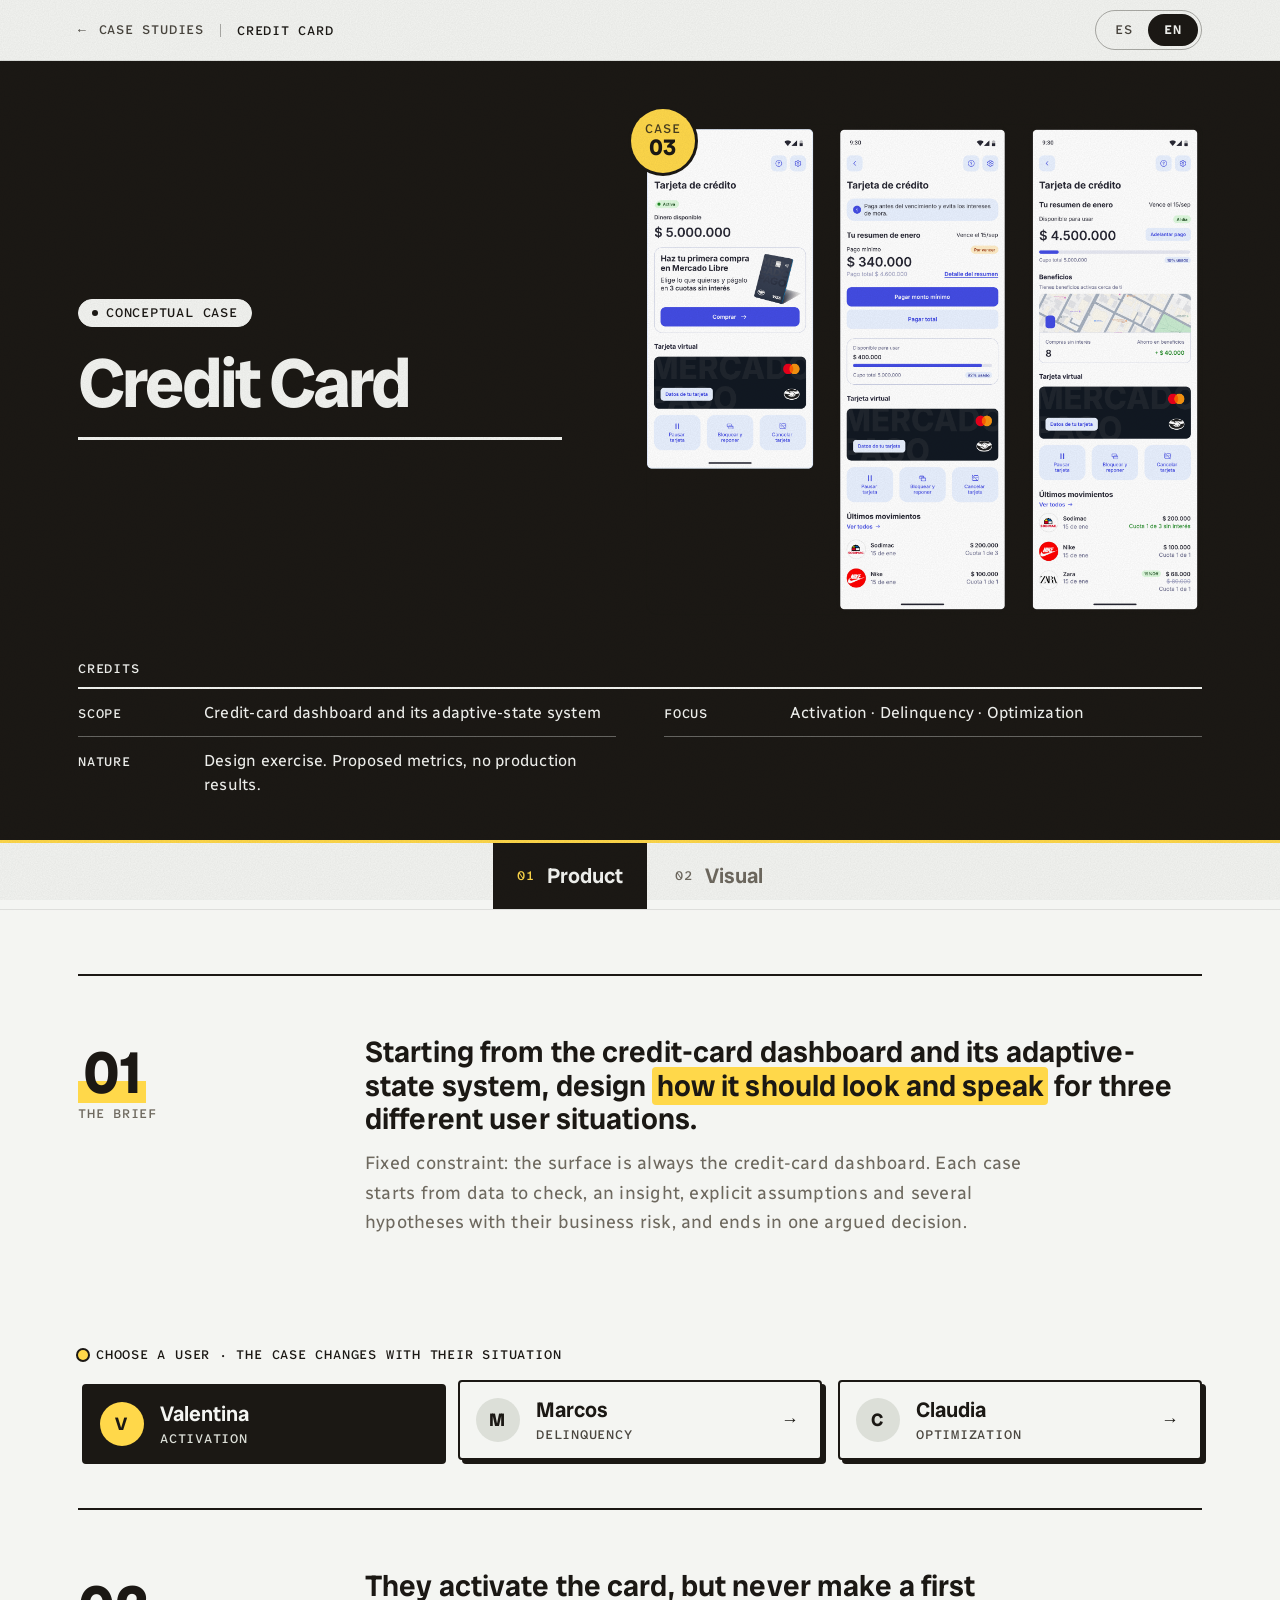
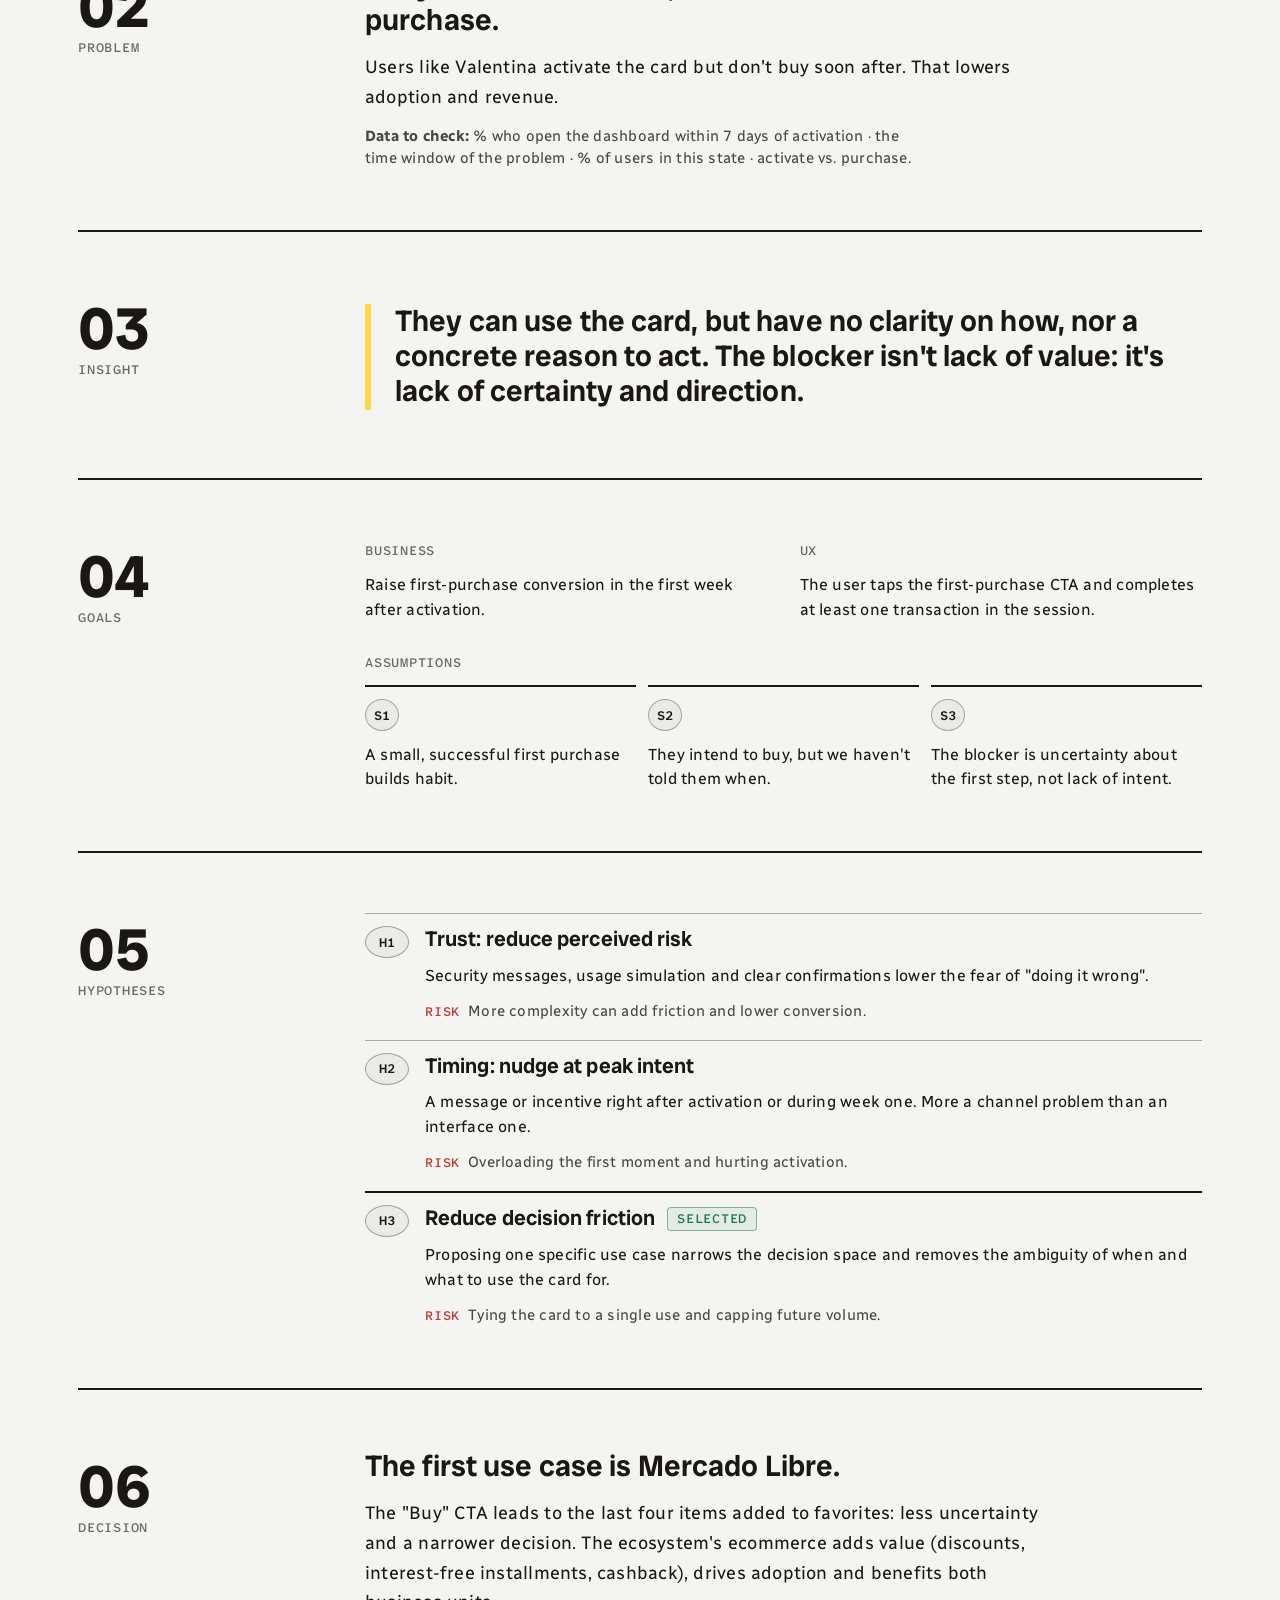
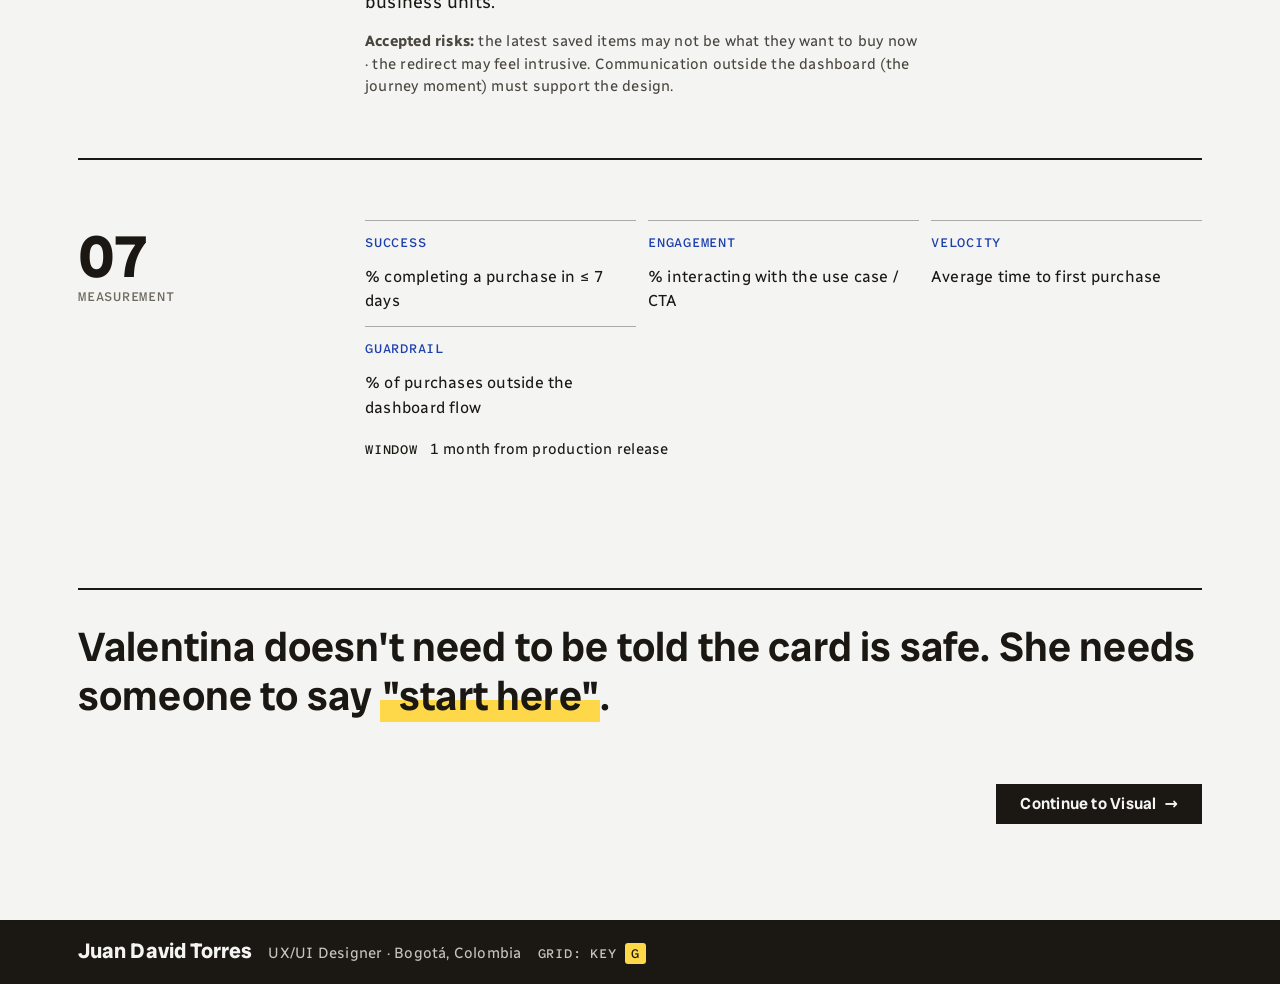
<file: casos/tarjeta-credito.html>
<!DOCTYPE html>
<html lang="es" data-lang="es">
<head>
<meta charset="utf-8">
<meta name="viewport" content="width=device-width, initial-scale=1">
<meta name="robots" content="noindex,nofollow">
<title data-en="Credit Card · Conceptual case">Tarjeta de crédito · Caso conceptual</title>
<link rel="preconnect" href="https://fonts.googleapis.com">
<link rel="preconnect" href="https://fonts.gstatic.com" crossorigin>
<link href="https://fonts.googleapis.com/css2?family=Atkinson+Hyperlegible+Mono:wght@300..800&family=Radio+Canada+Big:wght@400..700&family=Radio+Canada:wght@300..700&display=swap" rel="stylesheet">
<link rel="stylesheet" href="../assets/jd.css?v=225">
</head>
<body class="ed" data-case="03">

<header class="topbar"><div class="wrap">
  <div class="crumbs">
    <a class="back" href="../index.html">← <span lang="es">Casos de estudio</span><span lang="en">Case studies</span></a>
    <span class="here" aria-current="page"><span lang="es">Tarjeta de crédito</span><span lang="en">Credit Card</span></span>
  </div>
  <div class="lang" role="group" aria-label="Idioma / Language"><button data-set="es">ES</button><button data-set="en">EN</button></div>
</div></header>

<!-- ============ HERO ============ -->
<section class="hero hero--compact"><div class="wrap">
  <div class="hero-grid">
    <div class="hero-text">
  <div class="eyebrow">
    <span class="badge inv"><span lang="es">Caso conceptual</span><span lang="en">Conceptual case</span></span>
  </div>
  <h1><span lang="es">Tarjeta de crédito</span><span lang="en">Credit Card</span></h1>
    </div>
    <div class="hero-img" data-bug="Caso 03" data-bug-en="Case 03"><span class="sello" role="img" aria-label="Caso 03" data-label-en="Case 03"><small><span lang="es">Caso</span><span lang="en">Case</span></small><b>03</b></span><img src="../assets/img/tc/tres-estados.png" alt="Tres estados del dashboard de tarjeta de crédito" data-alt-en="Three states of the credit-card dashboard"></div>
  </div>

  <dl class="meta">
    <div><dt lang="es">Alcance</dt><dt lang="en">Scope</dt><dd lang="es">Dashboard de TC y su sistema de estados adaptativos</dd><dd lang="en">Credit-card dashboard and its adaptive-state system</dd></div>
    <div><dt lang="es">Foco</dt><dt lang="en">Focus</dt><dd lang="es">Activación · Mora · Optimización</dd><dd lang="en">Activation · Delinquency · Optimization</dd></div>
    <div><dt lang="es">Naturaleza</dt><dt lang="en">Nature</dt><dd lang="es">Ejercicio de diseño. Métricas propuestas, sin resultados de producción.</dd><dd lang="en">Design exercise. Proposed metrics, no production results.</dd></div>
  </dl>
</div></section>

<!-- ============ PESTAÑAS ============ -->
<div class="tabs-bar"><div class="wrap">
  <div class="tabs" role="tablist">
    <button class="tab" role="tab" data-tab="producto"><span class="n">01</span><span lang="es">Producto</span><span lang="en">Product</span></button>
    <button class="tab" role="tab" data-tab="visual"><span class="n">02</span><span lang="es">Visual</span><span lang="en">Visual</span></button>
  </div>
</div></div>

<!-- ============================================================
     PESTAÑA 01 · PRODUCTO
     ============================================================ -->
<main class="wrap">
<section class="panel" id="producto">

  <div class="sec key">
    <h2><b>01</b><span lang="es">El pedido</span><span lang="en">The brief</span></h2>
    <div>
      <p class="big" lang="es">A partir del dashboard de tarjeta de crédito y su sistema de estados adaptativos, diseñar <mark>cómo debe verse y comunicarse</mark> para tres situaciones de usuario distintas.</p>
      <p class="big" lang="en">Starting from the credit-card dashboard and its adaptive-state system, design <mark>how it should look and speak</mark> for three different user situations.</p>
      <p class="mute mt-5" lang="es">Restricción fija: el lugar impactado es siempre el dashboard de TC. Cada caso parte de datos a consultar, un insight, supuestos explícitos y varias hipótesis con su riesgo de negocio, y termina en una sola decisión argumentada.</p>
      <p class="mute mt-5" lang="en">Fixed constraint: the surface is always the credit-card dashboard. Each case starts from data to check, an insight, explicit assumptions and several hypotheses with their business risk, and ends in one argued decision.</p>
    </div>
  </div>

  <div class="persona-pick mt-7">
    <p class="persona-q" id="pq-producto"><span lang="es">Elige un usuario · el caso cambia según su situación</span><span lang="en">Choose a user · the case changes with their situation</span></p>
    <div class="persona-nav" role="tablist" aria-labelledby="pq-producto">
      <button class="pbtn" role="tab" data-p="valentina"><span class="dot" aria-hidden="true">V</span><span class="pb-txt"><b>Valentina</b><small lang="es">Activación</small><small lang="en">Activation</small></span><span class="pb-go" aria-hidden="true"><span class="pb-arr">→</span></span></button>
      <button class="pbtn" role="tab" data-p="marcos"><span class="dot" aria-hidden="true">M</span><span class="pb-txt"><b>Marcos</b><small lang="es">Mora</small><small lang="en">Delinquency</small></span><span class="pb-go" aria-hidden="true"><span class="pb-arr">→</span></span></button>
      <button class="pbtn" role="tab" data-p="claudia"><span class="dot" aria-hidden="true">C</span><span class="pb-txt"><b>Claudia</b><small lang="es">Optimización</small><small lang="en">Optimization</small></span><span class="pb-go" aria-hidden="true"><span class="pb-arr">→</span></span></button>
    </div>
  </div>

  <!-- ---------- VALENTINA ---------- -->
  <div class="pcase" data-p="valentina">
    <div class="sec">
      <h2><b>02</b><span lang="es">Problema</span><span lang="en">Problem</span></h2>
      <div>
        <h3 lang="es">Activan la tarjeta, pero no hacen la primera compra.</h3>
        <h3 lang="en">They activate the card, but never make a first purchase.</h3>
        <p lang="es">Los usuarios como Valentina, que activan la tarjeta, no compran en el corto plazo. Eso reduce la adopción y la generación de ingresos.</p>
        <p lang="en">Users like Valentina activate the card but don't buy soon after. That lowers adoption and revenue.</p>
        <p class="mute mt-4 note" lang="es"><b>Datos a consultar:</b> % que entra al dashboard en los primeros 7 días post-activación · ventana en que ocurre el problema · % de usuarios en este estado · activan vs. compran.</p>
        <p class="mute mt-4 note" lang="en"><b>Data to check:</b> % who open the dashboard within 7 days of activation · the time window of the problem · % of users in this state · activate vs. purchase.</p>
      </div>
    </div>
    <div class="sec">
      <h2><b>03</b>Insight</h2>
      <p class="pull" lang="es">Tiene capacidad para usarla, pero no claridad sobre cómo ni una razón concreta para actuar. El freno no es falta de valor: es falta de certeza y dirección.</p>
      <p class="pull" lang="en">They can use the card, but have no clarity on how, nor a concrete reason to act. The blocker isn't lack of value: it's lack of certainty and direction.</p>
    </div>
    <div class="sec">
      <h2><b>04</b><span lang="es">Objetivos</span><span lang="en">Goals</span></h2>
      <div class="two">
        <div class="card"><span class="mono" lang="es">Negocio</span><span class="mono" lang="en">Business</span>
          <p lang="es">Aumentar la conversión de la primera compra en la primera semana post-activación.</p>
          <p lang="en">Raise first-purchase conversion in the first week after activation.</p></div>
        <div class="card"><span class="mono">UX</span>
          <p lang="es">Que el usuario toque el CTA de primera compra y complete al menos una transacción en la sesión.</p>
          <p lang="en">The user taps the first-purchase CTA and completes at least one transaction in the session.</p></div>
      </div>
      <div class="assume"><span class="mono" lang="es">Supuestos</span><span class="mono" lang="en">Assumptions</span><ul class="list">
        <li><b>S1</b><span lang="es">Una primera compra pequeña y exitosa genera hábito.</span><span lang="en">A small, successful first purchase builds habit.</span></li>
        <li><b>S2</b><span lang="es">Tiene intención de comprar, pero no le hemos dicho cuándo.</span><span lang="en">They intend to buy, but we haven't told them when.</span></li>
        <li><b>S3</b><span lang="es">El freno es la incertidumbre sobre el primer paso, no la falta de intención.</span><span lang="en">The blocker is uncertainty about the first step, not lack of intent.</span></li>
      </ul></div>
    </div>
    <div class="sec">
      <h2><b>05</b><span lang="es">Hipótesis</span><span lang="en">Hypotheses</span></h2>
      <div class="hyps">
        <div class="hyp"><span class="num">H1</span><div>
          <h4 lang="es">Confianza: reducir el riesgo percibido</h4><h4 lang="en">Trust: reduce perceived risk</h4>
          <p lang="es">Mensajes de seguridad, simulación de uso y confirmaciones claras disminuyen el miedo a «hacerlo mal».</p>
          <p lang="en">Security messages, usage simulation and clear confirmations lower the fear of "doing it wrong".</p>
          <p class="risk"><b lang="es">Riesgo</b><b lang="en">Risk</b><span lang="es">Más complejidad puede sumar fricción y bajar la conversión.</span><span lang="en">More complexity can add friction and lower conversion.</span></p></div></div>
        <div class="hyp"><span class="num">H2</span><div>
          <h4 lang="es">Timing: incentivar en el momento de mayor intención</h4><h4 lang="en">Timing: nudge at peak intent</h4>
          <p lang="es">Mensaje o incentivo justo después de la activación o durante la primera semana. Es más un problema de canal que de interfaz.</p>
          <p lang="en">A message or incentive right after activation or during week one. More a channel problem than an interface one.</p>
          <p class="risk"><b lang="es">Riesgo</b><b lang="en">Risk</b><span lang="es">Saturar el momento inicial y afectar la activación.</span><span lang="en">Overloading the first moment and hurting activation.</span></p></div></div>
        <div class="hyp sel"><span class="num">H3</span><div>
          <h4><span lang="es">Reducir la fricción decisional</span><span lang="en">Reduce decision friction</span><span class="tag" lang="es">Seleccionada</span><span class="tag" lang="en">Selected</span></h4>
          <p lang="es">Proponer un caso de uso específico reduce el espacio de decisión y elimina la ambigüedad de cuándo y para qué usar la tarjeta.</p>
          <p lang="en">Proposing one specific use case narrows the decision space and removes the ambiguity of when and what to use the card for.</p>
          <p class="risk"><b lang="es">Riesgo</b><b lang="en">Risk</b><span lang="es">Asociar la tarjeta a un único uso y limitar el volumen futuro.</span><span lang="en">Tying the card to a single use and capping future volume.</span></p></div></div>
      </div>
    </div>
    <div class="sec">
      <h2><b>06</b><span lang="es">Decisión</span><span lang="en">Decision</span></h2>
      <div>
        <h3 lang="es">El primer caso de uso es Mercado Libre.</h3><h3 lang="en">The first use case is Mercado Libre.</h3>
        <p lang="es">El CTA «Comprar» lleva a las últimas cuatro publicaciones agregadas a favoritos: menos incertidumbre y una decisión acotada. El ecommerce del ecosistema suma valor (descuentos, cuotas sin interés, cashback), impulsa la adopción y beneficia a las dos unidades de negocio.</p>
        <p lang="en">The "Buy" CTA leads to the last four items added to favorites: less uncertainty and a narrower decision. The ecosystem's ecommerce adds value (discounts, interest-free installments, cashback), drives adoption and benefits both business units.</p>
        <p class="mute note" lang="es"><b>Riesgos asumidos:</b> que lo último que guardó no sea lo que quiere comprar ahora · que la redirección se sienta invasiva. La comunicación fuera del dashboard (el momento del journey) debe acompañar el diseño.</p>
        <p class="mute note" lang="en"><b>Accepted risks:</b> the latest saved items may not be what they want to buy now · the redirect may feel intrusive. Communication outside the dashboard (the journey moment) must support the design.</p>
      </div>
    </div>
    <div class="sec">
      <h2><b>07</b><span lang="es">Medición</span><span lang="en">Measurement</span></h2>
      <div>
        <div class="metrics">
          <div class="metric"><span class="mono" lang="es">Éxito</span><span class="mono" lang="en">Success</span><span lang="es">% que completa una compra en ≤ 7 días</span><span lang="en">% completing a purchase in ≤ 7 days</span></div>
          <div class="metric"><span class="mono" lang="es">Interacción</span><span class="mono" lang="en">Engagement</span><span lang="es">% que interactúa con el caso de uso / CTA</span><span lang="en">% interacting with the use case / CTA</span></div>
          <div class="metric"><span class="mono">Velocity</span><span lang="es">Tiempo promedio a la primera compra</span><span lang="en">Average time to first purchase</span></div>
          <div class="metric"><span class="mono">Guardrail</span><span lang="es">% de compras fuera del flujo del dashboard</span><span lang="en">% of purchases outside the dashboard flow</span></div>
        </div>
        <div class="window"><b lang="es">Ventana</b><b lang="en">Window</b><span lang="es">1 mes desde salida a producción</span><span lang="en">1 month from production release</span></div>
      </div>
    </div>
    <div class="closing" lang="es">Valentina no necesita que le digan que la tarjeta es segura. Necesita que alguien le diga <em>«empieza por acá»</em>.</div>
    <div class="closing" lang="en">Valentina doesn't need to be told the card is safe. She needs someone to say <em>"start here"</em>.</div>
  </div>

  <!-- ---------- MARCOS ---------- -->
  <div class="pcase" data-p="marcos">
    <div class="sec">
      <h2><b>02</b><span lang="es">Problema</span><span lang="en">Problem</span></h2>
      <div>
        <h3 lang="es">Cerca del límite y del vencimiento, no pagan a tiempo.</h3>
        <h3 lang="en">Near the limit and the due date, they don't pay on time.</h3>
        <p lang="es">Los usuarios como Marcos no ejecutan acciones de pago a tiempo, y eso incrementa la tasa de mora.</p>
        <p lang="en">Users like Marcos don't act on payment in time, which pushes delinquency up.</p>
        <p class="mute mt-4 note" lang="es"><b>Datos a consultar:</b> % en mora en el segmento · pago mínimo vs. total vs. no paga · días promedio de atraso · % de usuarios con el cupo al límite.</p>
        <p class="mute mt-4 note" lang="en"><b>Data to check:</b> % delinquent in the segment · minimum vs. full vs. no payment · average days late · % of users at their credit limit.</p>
      </div>
    </div>
    <div class="sec">
      <h2><b>03</b>Insight</h2>
      <p class="pull" lang="es">No necesita más información, necesita claridad accionable. La incertidumbre sobre su deuda genera ansiedad, y la ansiedad lo lleva a evitar la app o a decidir de forma reactiva.</p>
      <p class="pull" lang="en">They don't need more information, they need actionable clarity. Uncertainty about their debt breeds anxiety, and anxiety leads them to avoid the app or decide reactively.</p>
    </div>
    <div class="sec">
      <h2><b>04</b><span lang="es">Objetivos</span><span lang="en">Goals</span></h2>
      <div class="two">
        <div class="card"><span class="mono" lang="es">Negocio</span><span class="mono" lang="en">Business</span>
          <p lang="es">Reducir la mora y aumentar el pago a tiempo en usuarios con alto uso de crédito.</p>
          <p lang="en">Reduce delinquency and increase on-time payment among heavy credit users.</p></div>
        <div class="card"><span class="mono">UX</span>
          <p lang="es">Que el usuario seleccione una acción de pago antes de la fecha de vencimiento.</p>
          <p lang="en">The user picks a payment action before the due date.</p></div>
      </div>
      <div class="assume"><span class="mono" lang="es">Supuestos</span><span class="mono" lang="en">Assumptions</span><ul class="list">
        <li><b>S1</b><span lang="es">No paga porque no entiende su situación, no porque no pueda.</span><span lang="en">They don't pay because they don't understand their situation, not because they can't.</span></li>
        <li><b>S2</b><span lang="es">No sabe qué acción concreta tomar, no es que no quiera.</span><span lang="en">They don't know what concrete action to take, not that they don't want to.</span></li>
        <li><b>S3</b><span lang="es">Puede no abrir el dashboard en el momento crítico, lo que limita cualquier mejora de interfaz.</span><span lang="en">They may not open the dashboard at the critical moment, which limits any interface fix.</span></li>
        <li><b>S4</b><span lang="es">Si entiende las consecuencias concretas de no pagar, actúa.</span><span lang="en">If they grasp the concrete consequences of not paying, they act.</span></li>
      </ul></div>
    </div>
    <div class="sec">
      <h2><b>05</b><span lang="es">Hipótesis</span><span lang="en">Hypotheses</span></h2>
      <div class="hyps">
        <div class="hyp sel"><span class="num">H1</span><div>
          <h4><span lang="es">Claridad (control)</span><span lang="en">Clarity (control)</span><span class="tag" lang="es">Seleccionada</span><span class="tag" lang="en">Selected</span></h4>
          <p lang="es">Mostrar cuánto debe, cuándo vence y qué pasa si no paga reduce la incertidumbre que bloquea la acción.</p>
          <p lang="en">Showing how much is owed, when it's due and what happens if unpaid removes the uncertainty that blocks action.</p>
          <p class="risk"><b lang="es">Riesgo</b><b lang="en">Risk</b><span lang="es">Sobrecargar con datos financieros puede aumentar la ansiedad y la evitación.</span><span lang="en">Overloading with financial data can raise anxiety and avoidance.</span></p></div></div>
        <div class="hyp"><span class="num">H2</span><div>
          <h4 lang="es">Acción guiada</h4><h4 lang="en">Guided action</h4>
          <p lang="es">Ofrecer «pago mínimo» y «pago total» como acciones claras. Complementa a H1.</p>
          <p lang="en">Offer "minimum payment" and "full payment" as clear actions. Complements H1.</p>
          <p class="risk"><b lang="es">Riesgo</b><b lang="en">Risk</b><span lang="es">Incentivar el mínimo puede afectar ingresos por intereses y hábitos de pago.</span><span lang="en">Encouraging the minimum can affect interest revenue and payment habits.</span></p></div></div>
        <div class="hyp"><span class="num">H3</span><div>
          <h4 lang="es">Anticipación (timing)</h4><h4 lang="en">Anticipation (timing)</h4>
          <p lang="es">Mostrar la información en días previos al vencimiento o al superar cierto % de uso.</p>
          <p lang="en">Surface the information in the days before the due date or past a usage threshold.</p>
          <p class="risk"><b lang="es">Riesgo</b><b lang="en">Risk</b><span lang="es">Exceso de alertas: fatiga y notificaciones desactivadas.</span><span lang="en">Too many alerts: fatigue and disabled notifications.</span></p></div></div>
        <div class="hyp"><span class="num">H4</span><div>
          <h4 lang="es">Evitación / capacidad: sin intervención en el dashboard</h4><h4 lang="en">Avoidance / capacity: no dashboard intervention</h4>
          <p lang="es">Si el bloqueo es capacidad económica real, el usuario no pagará sin importar cómo se presente la información.</p>
          <p lang="en">If the blocker is real financial capacity, the user won't pay no matter how the information is presented.</p>
          <p class="risk"><b lang="es">Riesgo</b><b lang="en">Risk</b><span lang="es">Invertir en UX sin reducir la mora.</span><span lang="en">Investing in UX without reducing delinquency.</span></p></div></div>
      </div>
    </div>
    <div class="sec">
      <h2><b>06</b><span lang="es">Medición</span><span lang="en">Measurement</span></h2>
      <div>
        <div class="metrics">
          <div class="metric"><span class="mono" lang="es">Interacción</span><span class="mono" lang="en">Engagement</span><span lang="es">% que interactúa con opciones de pago</span><span lang="en">% interacting with payment options</span></div>
          <div class="metric"><span class="mono" lang="es">Conducta</span><span class="mono" lang="en">Behavior</span><span lang="es">% que paga mínimo / total</span><span lang="en">% paying minimum / full</span></div>
          <div class="metric"><span class="mono" lang="es">Éxito</span><span class="mono" lang="en">Success</span><span lang="es">↓ usuarios que entran en mora · ↑ pago a tiempo</span><span lang="en">↓ users entering delinquency · ↑ on-time payment</span></div>
          <div class="metric"><span class="mono">Guardrail</span><span lang="es">↓ abandono del dashboard sin interacción</span><span lang="en">↓ dashboard exits without interaction</span></div>
        </div>
        <div class="window"><b lang="es">Ventana</b><b lang="en">Window</b><span lang="es">30 días desde salida a producción</span><span lang="en">30 days from production release</span></div>
      </div>
    </div>
    <div class="closing" lang="es">Marcos no necesita que le recuerden cuánto debe. Necesita que el sistema le diga <em>«paga esto ahora»</em>.</div>
    <div class="closing" lang="en">Marcos doesn't need a reminder of what he owes. He needs the system to say <em>"pay this now"</em>.</div>
  </div>

  <!-- ---------- CLAUDIA ---------- -->
  <div class="pcase" data-p="claudia">
    <div class="sec">
      <h2><b>02</b><span lang="es">Contexto</span><span lang="en">Context</span></h2>
      <div>
        <h3 lang="es">Alto uso, paga a tiempo, aprovecha beneficios.</h3>
        <h3 lang="en">Heavy usage, pays on time, uses benefits.</h3>
        <p lang="es">No hay un problema evidente: para Claudia el dashboard es una herramienta de control y optimización. Se deduce que los usuarios avanzados necesitan eficiencia y control sin fricción. Es probablemente el segmento más valioso para el negocio.</p>
        <p lang="en">There is no obvious problem: for Claudia the dashboard is a control and optimization tool. The deduction is that advanced users need efficiency and frictionless control. It is likely the most valuable segment for the business.</p>
        <p class="mute mt-4 note" lang="es"><b>Datos a consultar:</b> frecuencia de uso · % de uso de beneficios · beneficios aplicados por mes.</p>
        <p class="mute mt-4 note" lang="en"><b>Data to check:</b> usage frequency · % benefit usage · benefits applied per month.</p>
      </div>
    </div>
    <div class="sec">
      <h2><b>03</b>Insight</h2>
      <p class="pull" lang="es">Para el usuario avanzado el dashboard no informa ni educa: es una interfaz de control operativo. El valor está en ejecutar y optimizar rápido. No quiere guía, ni educación, ni simplificación excesiva.</p>
      <p class="pull" lang="en">For the advanced user the dashboard doesn't inform or teach: it's an operational control surface. The value is in executing and optimizing fast. No guidance, no education, no over-simplification.</p>
    </div>
    <div class="sec">
      <h2><b>04</b><span lang="es">Objetivos</span><span lang="en">Goals</span></h2>
      <div class="two">
        <div class="card"><span class="mono" lang="es">Negocio</span><span class="mono" lang="en">Business</span>
          <p lang="es">Aumentar el volumen transaccional y el uso eficiente de beneficios en usuarios de alto valor.</p>
          <p lang="en">Grow transaction volume and efficient benefit usage among high-value users.</p></div>
        <div class="card"><span class="mono">UX</span>
          <p lang="es">Que identifique y aplique beneficios relevantes al transaccionar. Acción observable: toca «Explorar beneficios» o elige uno aplicable.</p>
          <p lang="en">They identify and apply relevant benefits when transacting. Observable action: tap "Explore benefits" or pick an applicable one.</p></div>
      </div>
      <div class="assume"><span class="mono" lang="es">Supuestos</span><span class="mono" lang="en">Assumptions</span><ul class="list">
        <li><b>S1</b><span lang="es">La frecuencia de uso la limita el tiempo que tarda en encontrar lo que necesita.</span><span lang="en">Usage frequency is capped by the time it takes to find what they need.</span></li>
        <li><b>S2</b><span lang="es">Aplica beneficios cuando el valor es concreto y visible en el momento de la transacción.</span><span lang="en">They apply benefits when the value is concrete and visible at the moment of transaction.</span></li>
        <li><b>S3</b><span lang="es">Entra al dashboard según su sensación de control financiero, no por consultar datos básicos.</span><span lang="en">They open the dashboard for a sense of financial control, not to look up basic data.</span></li>
      </ul></div>
    </div>
    <div class="sec">
      <h2><b>05</b><span lang="es">Hipótesis</span><span lang="en">Hypotheses</span></h2>
      <div class="hyps">
        <div class="hyp"><span class="num">H1</span><div>
          <h4 lang="es">Eficiencia operativa</h4><h4 lang="en">Operational efficiency</h4>
          <p lang="es">Reducir el tiempo para llegar a la información clave aumenta la frecuencia de gestión.</p>
          <p lang="en">Cutting the time to reach key information increases how often they manage the card.</p>
          <p class="risk"><b lang="es">Riesgo</b><b lang="en">Risk</b><span lang="es">Optimización marginal, sin impacto en ingresos.</span><span lang="en">Marginal optimization with no revenue impact.</span></p></div></div>
        <div class="hyp sel"><span class="num">H2</span><div>
          <h4><span lang="es">Optimización de beneficios</span><span lang="en">Benefit optimization</span><span class="tag" lang="es">Seleccionada</span><span class="tag" lang="en">Selected</span></h4>
          <p lang="es">Beneficios visibles, entendibles y accionables en el momento de uso acortan la distancia cognitiva entre la decisión de compra y el beneficio disponible.</p>
          <p lang="en">Benefits that are visible, understandable and actionable at the moment of use shorten the cognitive distance between the purchase decision and the available benefit.</p>
          <p class="risk"><b lang="es">Riesgo</b><b lang="en">Risk</b><span lang="es">La sobreexposición de beneficios puede afectar costos.</span><span lang="en">Over-exposing benefits can raise costs.</span></p></div></div>
        <div class="hyp"><span class="num">H3</span><div>
          <h4 lang="es">Control avanzado</h4><h4 lang="en">Advanced control</h4>
          <p lang="es">Herramientas como categorización de gastos y proyección de cupo aumentan la frecuencia de revisión.</p>
          <p lang="en">Tools like spend categorization and limit projection increase how often they check in.</p>
          <p class="risk"><b lang="es">Riesgo</b><b lang="en">Risk</b><span lang="es">Complejidad innecesaria para la mayoría.</span><span lang="en">Needless complexity for most users.</span></p></div></div>
      </div>
    </div>
    <div class="sec">
      <h2><b>06</b><span lang="es">Medición</span><span lang="en">Measurement</span></h2>
      <div>
        <div class="metrics">
          <div class="metric"><span class="mono" lang="es">Éxito</span><span class="mono" lang="en">Success</span><span lang="es">↑ volumen transaccional · ↑ valor promedio por transacción</span><span lang="en">↑ transaction volume · ↑ average value per transaction</span></div>
          <div class="metric"><span class="mono" lang="es">Beneficios</span><span class="mono" lang="en">Benefits</span><span lang="es">% de transacciones con beneficio aplicado</span><span lang="en">% of transactions with a benefit applied</span></div>
          <div class="metric"><span class="mono" lang="es">Interacción</span><span class="mono" lang="en">Engagement</span><span lang="es">% que interactúa con el detalle</span><span lang="en">% interacting with the detail view</span></div>
        </div>
        <div class="window"><b lang="es">Ventana</b><b lang="en">Window</b><span lang="es">90 días desde salida a producción</span><span lang="en">90 days from production release</span></div>
        <p class="mute mt-5 note" lang="es"><b>Nota estratégica:</b> no diseñar primero para este segmento, sino usarlo para responder qué hacen estos usuarios que los demás no.</p>
        <p class="mute mt-5 note" lang="en"><b>Strategic note:</b> don't design for this segment first; use it to learn what these users do that the others don't.</p>
      </div>
    </div>
    <div class="closing" lang="es">Claudia no necesita aprender a usar la tarjeta. Necesita que la tarjeta <em>se adapte a cómo ella la usa</em>.</div>
    <div class="closing" lang="en">Claudia doesn't need to learn how to use the card. She needs the card to <em>adapt to how she uses it</em>.</div>
  </div>


  <div class="to-next">
    <button class="btn" type="button" data-goto="visual"><span lang="es">Continuar con Visual</span><span lang="en">Continue to Visual</span><span class="arr" aria-hidden="true">→</span></button>
  </div>
</section>

<!-- ============================================================
     PESTAÑA 02 · VISUAL
     ============================================================ -->
<section class="panel" id="visual">

  <div class="sec">
    <h2><b>01</b><span lang="es">Tres estados, un sistema</span><span lang="en">Three states, one system</span></h2>
    <div>
      <p class="big" lang="es">Los mismos módulos, reordenados por intención: cambia lo que va primero, lo que se silencia y cuál es el único botón que importa.</p>
      <p class="big" lang="en">The same modules, reordered by intent: what comes first, what gets muted, and the one button that matters all change.</p>
      <div class="shot"><img src="../assets/img/tc/tres-estados.png" alt="Valentina, Marcos y Claudia: tres estados del dashboard" data-alt-en="Valentina, Marcos and Claudia: three dashboard states"></div>
      <p class="cap" lang="es">Valentina (activación) · Marcos (mora) · Claudia (optimización)</p>
      <p class="cap" lang="en">Valentina (activation) · Marcos (delinquency) · Claudia (optimization)</p>
    </div>
  </div>

  <div class="sec">
    <h2><b>02</b><span lang="es">Qué se mueve</span><span lang="en">What moves</span></h2>
    <div class="row3">
      <div class="principle"><b>01 · CTA</b>
        <h4 lang="es">Una acción primaria por estado</h4><h4 lang="en">One primary action per state</h4>
        <p lang="es">«Comprar», «Pagar monto mínimo» y «Explorar beneficios». El botón principal cambia; el resto queda como acción secundaria.</p>
        <p lang="en">"Buy", "Pay minimum" and "Explore benefits". The primary button changes; everything else drops to secondary.</p></div>
      <div class="principle"><b><span lang="es">02 · Estado</span><span lang="en">02 · Status</span></b>
        <h4 lang="es">Una pill dice cómo estás</h4><h4 lang="en">A pill says where you stand</h4>
        <p lang="es">«Activa», «Por vencer» y «Al día» reemplazan datos que en ese momento no comunican nada, como un $0 en el límite consumido.</p>
        <p lang="en">"Active", "Due soon" and "Up to date" replace data that says nothing at that moment, like a $0 consumed limit.</p></div>
      <div class="principle"><b><span lang="es">03 · Jerarquía</span><span lang="en">03 · Hierarchy</span></b>
        <h4 lang="es">La tarjeta baja de nivel</h4><h4 lang="en">The card drops a level</h4>
        <p lang="es">La tarjeta virtual pasa de protagonista a segundo plano en Valentina y a tercer plano en Marcos y Claudia, según qué decisión toca hoy.</p>
        <p lang="en">The virtual card goes from protagonist to second tier for Valentina, and to third tier for Marcos and Claudia, depending on the decision at hand.</p></div>
    </div>
  </div>

  <div class="persona-pick mt-7">
    <p class="persona-q" id="pq-visual"><span lang="es">Elige un usuario · cambia la propuesta visual</span><span lang="en">Choose a user · the visual proposal changes</span></p>
    <div class="persona-nav" role="tablist" aria-labelledby="pq-visual">
      <button class="pbtn" role="tab" data-p="valentina"><span class="dot" aria-hidden="true">V</span><span class="pb-txt"><b>Valentina</b><small lang="es">Activación</small><small lang="en">Activation</small></span><span class="pb-go" aria-hidden="true"><span class="pb-arr">→</span></span></button>
      <button class="pbtn" role="tab" data-p="marcos"><span class="dot" aria-hidden="true">M</span><span class="pb-txt"><b>Marcos</b><small lang="es">Mora</small><small lang="en">Delinquency</small></span><span class="pb-go" aria-hidden="true"><span class="pb-arr">→</span></span></button>
      <button class="pbtn" role="tab" data-p="claudia"><span class="dot" aria-hidden="true">C</span><span class="pb-txt"><b>Claudia</b><small lang="es">Optimización</small><small lang="en">Optimization</small></span><span class="pb-go" aria-hidden="true"><span class="pb-arr">→</span></span></button>
    </div>
  </div>

  <!-- VISUAL · VALENTINA -->
  <div class="pcase" data-p="valentina">
    <div class="sec">
      <h2><b>03</b><span lang="es">Antes y después</span><span lang="en">Before &amp; after</span></h2>
      <div>
        <div class="shot"><img src="../assets/img/tc/valentina-antes-despues.jpg" alt="Valentina: antes y propuesta con anotaciones" data-alt-en="Valentina: before and proposal, with annotations"></div>
      </div>
    </div>
    <div class="sec">
      <h2><b>04</b>Fold</h2>
      <div><div class="shot"><img src="../assets/img/tc/valentina-fold.jpg" alt="Valentina: lo que se ve sin hacer scroll" data-alt-en="Valentina: what is visible above the fold"></div>
      <p class="cap" lang="es">Lo que se ve sin hacer scroll · a la derecha, con las acciones de la tarjeta</p><p class="cap" lang="en">What's visible without scrolling · right, with card actions</p></div>
    </div>
  </div>

  <!-- VISUAL · MARCOS -->
  <div class="pcase" data-p="marcos">
    <div class="sec">
      <h2><b>03</b><span lang="es">Antes y después</span><span lang="en">Before &amp; after</span></h2>
      <div>
        <div class="shot"><img src="../assets/img/tc/marcos-antes-despues.jpg" alt="Marcos: antes y propuesta con anotaciones" data-alt-en="Marcos: before and proposal, with annotations"></div>
      </div>
    </div>
    <div class="sec">
      <h2><b>04</b>Fold</h2>
      <div><div class="shot"><img src="../assets/img/tc/marcos-fold.jpg" alt="Marcos: lo que se ve sin hacer scroll" data-alt-en="Marcos: what is visible above the fold"></div>
      <p class="cap" lang="es">El pago se decide sin hacer scroll</p><p class="cap" lang="en">The payment is decided without scrolling</p></div>
    </div>
  </div>

  <!-- VISUAL · CLAUDIA -->
  <div class="pcase" data-p="claudia">
    <div class="sec">
      <h2><b>03</b><span lang="es">Antes y después</span><span lang="en">Before &amp; after</span></h2>
      <div>
        <div class="shot"><img src="../assets/img/tc/claudia-antes-despues.jpg" alt="Claudia: antes y propuesta con anotaciones" data-alt-en="Claudia: before and proposal, with annotations"></div>
      </div>
    </div>
    <div class="sec">
      <h2><b>04</b>Fold</h2>
      <div><div class="shot"><img src="../assets/img/tc/claudia-fold.jpg" alt="Claudia: lo que se ve sin hacer scroll" data-alt-en="Claudia: what is visible above the fold"></div>
      <p class="cap" lang="es">Los beneficios aparecen antes que la tarjeta</p><p class="cap" lang="en">Benefits appear before the card</p></div>
    </div>
  </div>

  <!-- ============ SISTEMA DE DISEÑO EN USO ============ -->
  <div class="sec full" id="sistema">
    <h2><b>05</b><span lang="es">Sistema de diseño en uso</span><span lang="en">Design system in use</span></h2>
    <p class="big" lang="es">Todo sobre Andes, ajustado a lo que el producto necesitaba.</p>
    <p class="big" lang="en">Everything built on Andes, tuned to what the product needed.</p>

    <div class="stats">
      <div class="stat"><b>990</b><span lang="es">instancias de componente en el archivo</span><span lang="en">component instances in the file</span></div>
      <div class="stat"><b>0</b><span lang="es">componentes locales ni instancias desconectadas</span><span lang="en">local components or detached instances</span></div>
      <div class="stat"><b>2</b><span lang="es">generaciones del sistema: Andes Legacy y Andes X</span><span lang="en">system generations: Andes Legacy and Andes X</span></div>
      <div class="stat"><b>0</b><span lang="es">variables o estilos propios: todo viene de librería</span><span lang="en">custom variables or styles: everything comes from libraries</span></div>
    </div>

    <div class="ds-sub"><span lang="es">A · Mapa de componentes sobre la pantalla real</span><span lang="en">A · Component map on the real screen</span></div>
    <div class="persona-pick">
      <p class="persona-q" id="pq-ds"><span lang="es">Elige un usuario · cambian la pantalla y sus componentes</span><span lang="en">Choose a user · the screen and its components change</span></p>
      <div class="persona-nav" id="ds-map" data-base="../assets/img/tc/ds/" role="tablist" aria-labelledby="pq-ds">
        <button class="pbtn" role="tab" data-screen="valentina"><span class="dot" aria-hidden="true">V</span><span class="pb-txt"><b>Valentina</b><small lang="es">Activación</small><small lang="en">Activation</small></span><span class="pb-go" aria-hidden="true"><span class="pb-arr">→</span></span></button>
        <button class="pbtn" role="tab" data-screen="marcos"><span class="dot" aria-hidden="true">M</span><span class="pb-txt"><b>Marcos</b><small lang="es">Mora</small><small lang="en">Delinquency</small></span><span class="pb-go" aria-hidden="true"><span class="pb-arr">→</span></span></button>
        <button class="pbtn" role="tab" data-screen="claudia"><span class="dot" aria-hidden="true">C</span><span class="pb-txt"><b>Claudia</b><small lang="es">Optimización</small><small lang="en">Optimization</small></span><span class="pb-go" aria-hidden="true"><span class="pb-arr">→</span></span></button>
      </div>
    </div>
    <div class="ds-map" id="ds-map-body">
      <div class="ds-phone"></div>
      <div class="ds-legend"></div>
    </div>
    <p class="cap" lang="es">Pasa el cursor sobre una caja o una fila para ubicarla · cada número es un componente de librería</p>
    <p class="cap" lang="en">Hover a box or a row to locate it · each number is a library component</p>

    <div class="ds-sub"><span lang="es">B · Tokens: de la decisión semántica al valor</span><span lang="en">B · Tokens: from semantic decision to value</span></div>
    <div class="chain-head"><span lang="es">Token semántico</span><span lang="en">Semantic token</span><span></span><span lang="es">Primitivo</span><span lang="en">Primitive</span><span></span><span lang="es">Valor</span><span lang="en">Value</span></div>
    <div class="chain"><div class="chain-row"><div class="tk">spacing/padding/micro</div><div class="ar">→</div><div class="tk prim">ax-dimensions/12</div><div class="ar">→</div><div class="tk val">12 px<span style="display:inline-block;height:10px;width:12px;background:#d6ff3f;border-radius:2px"></span></div></div><div class="chain-row"><div class="tk">border/radius/actions-inputs/default</div><div class="ar">→</div><div class="tk prim">ax-dimensions/12</div><div class="ar">→</div><div class="tk val">12 px<span style="display:inline-block;width:22px;height:22px;border:2px solid #d6ff3f;border-radius:12px 0 0 0;border-right:0;border-bottom:0"></span></div></div><div class="chain-row"><div class="tk">color/text/primary</div><div class="ar">→</div><div class="tk prim">ax-color/gray/900</div><div class="ar">→</div><div class="tk val"><span class="sw" style="background:#282834"></span>#282834</div></div><div class="chain-row"><div class="tk">color/feedback/fill/positive-quiet</div><div class="ar">→</div><div class="tk prim">ax-color/green/100</div><div class="ar">→</div><div class="tk val"><span class="sw" style="background:#DEFADE"></span>#DEFADE</div></div><div class="chain-row"><div class="tk">text/heading/size/huge</div><div class="ar">→</div><div class="tk prim">ax-font/size/24</div><div class="ar">→</div><div class="tk val">24 / 28 px</div></div><div class="chain-row"><div class="tk">badge/border/radius/default</div><div class="ar">→</div><div class="tk prim">border/radius/full</div><div class="ar">→</div><div class="tk val">9999 · pill</div></div></div>

  </div>

</section>
</main>

<footer class="site-foot"><div class="wrap">
  <span class="sf-name">Juan David Torres</span>
  <span class="sf-role"><span lang="es">Diseñador UX/UI · Bogotá, Colombia</span><span lang="en">UX/UI Designer · Bogotá, Colombia</span></span>
  <span class="ed-grid-hint" role="button" tabindex="0"><span lang="es">Rejilla: tecla <kbd>G</kbd></span><span lang="en">Grid: key <kbd>G</kbd></span></span>
</div></footer>

<script src="../assets/site.js?v=76"></script>
<script src="../assets/ds-map.js?v=20"></script>
<script src="../assets/ds.js?v=23"></script>
<script src="../assets/editorial.js?v=1"></script>
</body>
</html>
</file>
<file: assets/jd.css>
/* ============================================================
   JD·DS — sistema de diseño del portafolio
   Orden del archivo (de lo general a lo particular):
   1. Tokens  2. Base  3. Layout  4. Componentes  5. Páginas
   Cada componente vive en un solo bloque, en el orden en que se
   aplican sus reglas; las reglas de página solo colocan componentes.
   ============================================================ */

/* ============================================================
   1 · TOKENS
   Única fuente de verdad: color, tipografía, espacio, forma, movimiento y layout.
   ============================================================ */
:root{color-scheme:light;

  /* superficie: hueso frío de página, blanco de tarjeta, tonos de marco */
  --bg-0:#f4f5f2;
  --bg-1:#ffffff;
  --bg-2:#e9ebe6;
  --bg-3:#dcdfd8;
  /* línea */
  --line-1:rgba(27,24,20,.10);
  --line-2:rgba(27,24,20,.18);
  --line-3:rgba(27,24,20,.34);
  /* texto (contraste sobre bg-0: 16,2 · 8,6 · 5,0) */
  --text-1:#1b1814;
  --text-2:#4a463f;
  --text-3:#6e695f;
  /* acentos: resaltador y tinta de bolígrafo */
  --hl:#ffd84a;          /* lo que importa, lo que cambió (siempre con tinta encima) */
  --on-hl:#1b1814;
  --pen:#1d3fae;         /* anotación, enlace, información */
  --ok:#1c7a4e;          /* hecho */
  --warn:#8a5d00;        /* hipótesis */
  --bad:#c4352b;         /* error */

  /* tipografía */
  --f-display:'Radio Canada Big','Radio Canada',system-ui,sans-serif;
  --f-text:'Radio Canada',system-ui,sans-serif;
  --f-mono:'Atkinson Hyperlegible Mono',ui-monospace,monospace;
  /* escala (11 tamaños) */
  --fs-label:.8125rem;   /* 13 */
  --fs-small:.9375rem;   /* 15 */
  --fs-card:1rem;        /* 16 */
  --fs-body:1.125rem;    /* 18 */
  --fs-h4:1.3125rem;     /* 21 */
  --fs-h3:clamp(1.5rem,2.3vw,1.875rem);
  --fs-big:clamp(1.75rem,3.2vw,2.625rem);
  --fs-stat:clamp(1.52rem,2.56vw,2rem);   /* cifra de dato en la capa editorial */
  --fs-numeral:3rem;                      /* numeral de etapa */
  --sz-sello:92px;                        /* diámetro del sello de caso */
  --fs-display:clamp(2.5rem,5.4vw,4.75rem);
  --fs-display-sm:clamp(2.25rem,4.6vw,3.875rem);
  /* seguimiento: positivo, para separar letras en pantallas de píxel pequeño */
  --ls-text:.012em;
  --ls-small:.02em;
  --ls-label:.06em;
  --ls-display:.004em;
  --lh-text:1.65;
  --lh-tight:1.14;

  /* espacio (base 4) */
  --foot-h:64px;--s-1:.25rem;--s-2:.5rem;--s-3:.75rem;--s-4:1rem;--s-5:1.5rem;--s-6:2rem;--s-7:3rem;--s-8:4rem;--s-9:6rem;
  /* forma */
  --r-xs:3px;--r-sm:4px;--r-md:10px;--r-lg:18px;--r-pill:999px;--r-round:50%;
  /* elevación */
  --e-frame:0 0 0 1px var(--line-2),0 18px 44px rgba(27,24,20,.14);
  /* movimiento */
  --dur-1:.15s;--dur-2:.3s;--dur-3:.5s;--ease:cubic-bezier(.2,.7,.2,1);
  /* ruido de papel */
  --grain-opacity:.07;
  /* layout */
  --maxw:1180px;--gutter:28px;}

/* ============================================================
   2 · BASE
   Reset, elementos HTML, grano de papel y utilidades.
   ============================================================ */
*{box-sizing:border-box;margin:0;padding:0}
html{scroll-behavior:smooth;font-size:100%;-webkit-text-size-adjust:100%}

/* ruido fino de papel sobre todo el sitio */
body::after{content:"";position:fixed;inset:0;pointer-events:none;z-index:60;opacity:var(--grain-opacity);mix-blend-mode:multiply;background-image:url("data:image/svg+xml,%3Csvg xmlns='http://www.w3.org/2000/svg' width='240' height='240'%3E%3Cfilter id='n' x='0' y='0'%3E%3CfeTurbulence type='fractalNoise' baseFrequency='.85' numOctaves='2' stitchTiles='stitch'/%3E%3CfeColorMatrix values='0 0 0 0 0 0 0 0 0 0 0 0 0 0 0 0 0 0 .9 0'/%3E%3C/filter%3E%3Crect width='100%25' height='100%25' filter='url(%23n)'/%3E%3C/svg%3E")}
body{counter-reset:fig;background:var(--bg-0);color:var(--text-1);font-family:var(--f-text);font-size:var(--fs-body);font-weight:400;line-height:var(--lh-text);letter-spacing:var(--ls-text);-webkit-font-smoothing:antialiased;text-rendering:optimizeLegibility}
img{max-width:100%;display:block}
a{color:inherit}
button{font:inherit;color:inherit;letter-spacing:inherit}
::selection{background:var(--hl);color:var(--on-hl)}
:focus-visible{outline:2px solid var(--pen);outline-offset:3px;border-radius:var(--r-sm)}
html[data-lang="es"] [lang="en"]{display:none!important}
html[data-lang="en"] [lang="es"]{display:none!important}
.mono{font-family:var(--f-mono);font-size:var(--fs-label);letter-spacing:var(--ls-label);text-transform:uppercase;font-weight:500}
.mute{color:var(--text-3)}
.big{font-family:var(--f-display);font-size:var(--fs-big);line-height:var(--lh-tight);letter-spacing:var(--ls-display);font-weight:600}
.big+.big{margin-top:0}
.cap{font-family:var(--f-mono);font-size:var(--fs-label);letter-spacing:var(--ls-label);text-transform:uppercase;color:var(--text-3);line-height:1.5}
.cap a{color:var(--text-1);text-decoration:underline;text-underline-offset:3px}
.cap a:hover{background:var(--hl);color:var(--on-hl);text-decoration:none}
.note{font-size:var(--fs-small);color:var(--text-2);line-height:1.5}
mark{background:var(--hl);color:var(--on-hl);padding:0 .14em;border-radius:var(--r-sm);-webkit-box-decoration-break:clone;box-decoration-break:clone}
.sub{display:block;margin:var(--s-7) 0 var(--s-3);color:var(--text-3)}
.sub::after{content:"";display:block;height:1px;background:var(--line-1);margin-top:var(--s-3)}
strong,b{font-weight:700}

/* utilidades de espacio (reemplazan los estilos en línea) */
.mt-3{margin-top:var(--s-3)}
.mt-4{margin-top:var(--s-4)}
.mt-5{margin-top:var(--s-5)}
.mt-7{margin-top:var(--s-7)}

/* seleccionado: fondo claro invertido, siempre igual en todo el sitio */
html[data-lang="es"] .lang button[data-set="es"],html[data-lang="en"] .lang button[data-set="en"]{background:var(--text-1);color:var(--bg-0);border-color:var(--text-1);font-weight:700}
html[data-lang="en"] .hero-img[data-bug-en]::after{content:attr(data-bug-en)}
html[data-lang="en"] .meta::before{content:"Credits"}
@media (prefers-reduced-motion:reduce){
  html{scroll-behavior:auto}
}
html.rail-open{scroll-behavior:auto}
@media (max-width:980px){
  html.rail-open{overflow:auto}
}
html[data-lang="en"] .pv-open::after{content:"Preview"}

/* RESALTADOR PARAMETRIZADO · una sola vez por proyecto
   El amarillo marca la idea que debe recordarse: un capítulo `.sec.key` por caso.
   Fuera de él, <mark> es texto normal y el numeral de capítulo va en tinta. */
body.ed mark{background:none;color:inherit;padding:0;border-radius:0}

/* ============================================================
   3 · LAYOUT
   Contenedor, capítulos numerados, rejillas y retícula editorial.
   ============================================================ */
.wrap{max-width:var(--maxw);margin:0 auto;padding:0 var(--gutter)}

/* sección: etiqueta numerada a la izquierda, contenido a la derecha */
.sec{display:grid;grid-template-columns:200px 1fr;gap:var(--s-5) var(--s-7);padding:var(--s-7) 0;border-top:1px solid var(--line-1)}
.sec:first-of-type{border-top:0}
.sec>h2{font-family:var(--f-mono);font-size:var(--fs-label);font-weight:500;letter-spacing:var(--ls-label);text-transform:uppercase;color:var(--text-3);padding-top:var(--s-2)}
.sec>h2 b{display:block;width:fit-content;font-family:var(--f-display);font-size:var(--fs-display-sm);line-height:1;font-weight:700;letter-spacing:0;color:var(--text-1);background:linear-gradient(transparent 62%,var(--hl) 62%);padding:0 .08em}
.sec.full{grid-template-columns:1fr}
.sec.full>h2{padding-top:0;display:flex;gap:var(--s-3);align-items:baseline}
.sec.full>h2 b{display:inline;width:auto;font-size:var(--fs-h3);margin:0}
.sec h3{font-family:var(--f-display);font-size:var(--fs-h3);line-height:var(--lh-tight);letter-spacing:var(--ls-display);font-weight:600;margin-bottom:var(--s-4)}
.sec p+p{margin-top:var(--s-3)}
.sec>.assume{grid-column:2}

/* rejillas */
.two{display:grid;grid-template-columns:1fr 1fr;gap:var(--s-4)}
.film{display:grid;grid-template-columns:repeat(2,1fr);gap:var(--s-4);align-items:start}
.stats{display:grid;grid-template-columns:repeat(4,1fr);gap:var(--s-3)}

/* — Índice numerado (círculo) — */

/* — Tarjeta: una sola superficie para reason, job, hyp, metric, dir, tweak, eff-card, tk-card, cc, list li, card — */

/* abierto: título con filete, sin caja */
.docs{display:grid;grid-template-columns:repeat(2,minmax(0,1fr));gap:var(--s-2) var(--s-7)}
.docs>div{border-top:2px solid var(--line-3);padding:var(--s-3) 0 var(--s-4)}
.docs h4{font-family:var(--f-display);font-size:var(--fs-h4);line-height:1.2;font-weight:600;letter-spacing:var(--ls-display);margin:var(--s-1) 0 var(--s-2)}
.docs p{font-size:var(--fs-card);line-height:1.5;color:var(--text-2)}
.docs .mono{display:block}
.list{list-style:none;display:grid;grid-template-columns:repeat(auto-fit,minmax(230px,1fr));gap:var(--s-3)}
.list:has(li:nth-child(4)){grid-template-columns:repeat(2,1fr)}
.list li{background:var(--bg-1);border:1px solid var(--line-2);border-radius:var(--r-md);padding:var(--s-5);color:var(--text-1);display:flex;flex-direction:column;gap:var(--s-3);border-top:2px solid var(--text-1);font-size:var(--fs-card);line-height:1.5}
.list li b{display:inline-grid;place-items:center;flex:none;font-family:var(--f-mono);font-weight:600;font-size:var(--fs-label);letter-spacing:0;border-radius:var(--r-round);border:1px solid var(--line-3);color:var(--text-1);background:var(--bg-2);min-width:32px;height:32px;padding:0 var(--s-2);align-self:flex-start}
.film .shot{margin:0}
.topbar .wrap{display:flex;align-items:center;justify-content:space-between;height:60px}
.tabs-bar .wrap{display:flex;align-items:center;justify-content:center;gap:var(--s-5)}
footer.site-foot .wrap{display:flex;align-items:baseline;flex-wrap:wrap;column-gap:var(--s-4);width:100%}
@media (max-width:980px){
  .film,.docs{grid-template-columns:1fr}
}
@media (max-width:860px){
  .sec{grid-template-columns:1fr;gap:var(--s-3)}
  .sec>.assume{grid-column:1}
  .two{grid-template-columns:1fr}
  .stats{grid-template-columns:1fr 1fr}
}
@media (max-width:560px){
  .list:has(li:nth-child(4)){grid-template-columns:1fr}
}
.pv-head .wrap{display:flex;align-items:center;gap:var(--s-5);height:76px}
.rail-pv .pv-head .wrap{max-width:none;padding:0;height:56px}
.sec.full>h3.vf-h{display:block;margin-top:var(--s-3)}
.stats3{display:grid;grid-template-columns:repeat(3,minmax(0,1fr));gap:var(--s-4)}
@media (max-width:720px){
  .stats3{grid-template-columns:minmax(0,1fr)}
}
body.ed{--ed-gap:var(--s-5)}

/* 3 · rejilla de 12 columnas: rótulo en 1–3, contenido en 4–12 */
body.ed .sec:not(.full)>h2{grid-column:1 / 4}
body.ed .sec:not(.full)>:not(h2){grid-column:4 / 13}
body.ed .sec:not(.full)>div>h3{max-width:34ch}
body.ed .sec:not(.full)>div>p{max-width:62ch}
.ed-grid{position:fixed;inset:0;z-index:9998;pointer-events:none;display:none}
.ed-grid.on{display:block}
.ed-grid>div{max-width:var(--maxw);height:100%;margin:0 auto;padding:0 var(--gutter);display:grid;grid-template-columns:repeat(12,minmax(0,1fr));column-gap:var(--ed-gap)}
.ed-grid span{background:color-mix(in srgb,var(--hl) 22%,transparent);box-shadow:inset 1px 0 0 color-mix(in srgb,var(--text-1) 25%,transparent),inset -1px 0 0 color-mix(in srgb,var(--text-1) 25%,transparent);font:500 var(--fs-label)/1 var(--f-mono);color:var(--text-2);padding-top:var(--s-2);text-align:center}
.ed-grid-hint{font:500 var(--fs-label)/1 var(--f-mono);letter-spacing:var(--ls-label);text-transform:uppercase;color:color-mix(in srgb,var(--bg-0) 78%,transparent)}
.ed-grid-hint kbd{font:inherit;background:var(--hl);color:var(--on-hl);padding:2px 6px;border-radius:var(--r-xs)}

/* 4 · filete negro sobre cada capítulo */
body.ed .sec:not(.full){grid-template-columns:repeat(12,minmax(0,1fr));column-gap:var(--ed-gap);position:relative;border-top:2px solid var(--text-1);padding-top:calc(var(--s-7) + 12px);padding-bottom:calc(var(--s-7) + 12px)}
@media (max-width:860px){
  body.ed .sec:not(.full){grid-template-columns:minmax(0,1fr)}
  body.ed .sec:not(.full)>h2,body.ed .sec:not(.full)>:not(h2){grid-column:1 / -1}
}
@media (prefers-reduced-motion:no-preference){
  .ed-grid{transition:opacity var(--dur-1)}
}
body.ed .stats3,body.ed .two{gap:var(--s-5) var(--s-6)}
body.ed .list li{background:none;border:0;border-radius:0;padding:var(--s-3) 0 0;border-top:2px solid var(--text-1);box-shadow:none}
body.ed .sec.full{grid-template-columns:repeat(12,minmax(0,1fr));column-gap:var(--ed-gap);border-top:2px solid var(--text-1);padding-top:calc(var(--s-7) + 12px);padding-bottom:calc(var(--s-7) + 12px)}
body.ed .sec.full:first-of-type{border-top:2px solid var(--text-1)}
body.ed .sec.full>h2{grid-column:1 / 4;grid-row:span 3;align-self:start;display:block;padding-top:var(--s-2)}

/* el número ocupa varias filas: así no estira la fila del título y el texto queda pegado a él */
body.ed .sec.full>h3{align-self:start;margin-bottom:0}
body.ed .sec.full>h2 b{display:block;width:fit-content;font-size:var(--fs-display-sm);margin:0}
body.ed .sec.full>:not(h2){grid-column:1 / -1}
body.ed .sec.full>p,body.ed .sec.full>h3,body.ed .sec.full>.a11y-list{grid-column:4 / 13}
body.ed .sec.full>p.big{max-width:34ch;font-size:var(--fs-h3);line-height:var(--lh-tight)}
@media (max-width:860px){
  body.ed .sec.full{grid-template-columns:minmax(0,1fr)}
  body.ed .sec.full>h2{grid-row:auto}
  body.ed .sec.full>h2,body.ed .sec.full>:not(h2),body.ed .sec.full>p,body.ed .sec.full>h3,body.ed .sec.full>.a11y-list{grid-column:1 / -1}
}
body.ed .sec:not(.full)>.ed-wide{grid-column:1 / -1}
body.ed .ed-wide .shot{margin:0}
body.ed .ed-wide .shot img{display:block;width:100%;height:auto}

/* CAPA EDITORIAL · las frases de apertura (.big) dentro de un capítulo tienen el tamaño del titular de capítulo (h3) */
body.ed .sec p.big{font-size:var(--fs-h3);line-height:var(--lh-tight)}
body.ed .sec.key mark{background:var(--hl);color:var(--on-hl);padding:0 .14em;border-radius:var(--r-sm)}
body.ed .sec>h2 b,body.ed .sec.full>h2 b{background:none;padding:0}
body.ed .sec.key>h2 b,body.ed .sec.full.key>h2 b{background:linear-gradient(transparent 62%,var(--hl) 62%);padding:0 .08em}
body.ed .sec.key .ed-item.etapa .mono{background:linear-gradient(transparent 62%,var(--hl) 62%);padding:0 .08em}

/* ============================================================
   4 · COMPONENTE · Barra superior y pie
   ============================================================ */

/* — Barra superior — */
.topbar{position:sticky;top:0;z-index:50;background:color-mix(in srgb,var(--bg-0) 88%,transparent);backdrop-filter:blur(12px);border-bottom:1px solid var(--line-1)}
.back{font-family:var(--f-mono);font-size:var(--fs-label);letter-spacing:var(--ls-label);text-transform:uppercase;font-weight:500;text-decoration:none;display:flex;gap:var(--s-3);align-items:center;color:var(--text-2)}
.back:hover{color:var(--pen)}
footer.site-foot{display:flex;align-items:center;height:var(--foot-h);background:var(--text-1);color:var(--bg-0)}
.sf-name{font:700 var(--fs-h4)/1.2 var(--f-display);letter-spacing:var(--ls-display)}
.sf-role{font-size:var(--fs-small);color:color-mix(in srgb,var(--bg-0) 78%,transparent)}
@media (max-width:560px){
  footer.site-foot{height:auto;padding:var(--s-4) 0}
}

/* enlace de texto que abre la previsualización */
.textlink{all:unset;box-sizing:border-box;cursor:pointer;font-family:var(--f-mono);font-size:var(--fs-label);font-weight:700;letter-spacing:var(--ls-label);text-transform:uppercase;color:var(--text-1);padding:2px 0;border-bottom:2px solid var(--hl);margin-left:var(--s-2);transition:background var(--dur-1)}
.textlink:hover,.textlink:focus-visible{background:var(--hl)}
.textlink::after{content:" →"}
.home.is-open .textlink{margin-left:0}
.home.is-open .item.is-active .textlink{background:var(--hl)}
.crumbs{display:flex;align-items:center;gap:var(--s-4);min-width:0}
.crumbs .here{font:500 var(--fs-label)/1 var(--f-mono);letter-spacing:var(--ls-label);text-transform:uppercase;color:var(--text-1);padding-left:var(--s-4);border-left:1px solid var(--line-3);white-space:nowrap;overflow:hidden;text-overflow:ellipsis}
@media (max-width:560px){
  .crumbs{gap:var(--s-3)}
  .crumbs .here{padding-left:var(--s-3)}
}
.top-r{display:flex;align-items:center;gap:var(--s-5)}
.top-r .textlink{margin-left:0;padding:0;display:inline-flex;align-items:center;gap:.5em;min-height:24px}
.top-r .sh{display:none}
@media (max-width:560px){
  .top-r .lg{display:none}
  .top-r .sh{display:inline}
}
.ia-body .textlink{margin-left:0;margin-top:var(--s-2)}

/* ============================================================
   5 · COMPONENTE · Portada (.hero)
   Cabecera de página; en los casos va en tinta con filete de resaltador.
   ============================================================ */

/* — Hero — */
.hero{position:relative;padding:var(--s-8) 0 var(--s-6);background:var(--bg-0);border-bottom:1px solid var(--line-1)}
.hero .eyebrow{display:flex;gap:var(--s-3);align-items:center;flex-wrap:wrap;margin-bottom:var(--s-5)}
.hero .eyebrow .mono{color:var(--text-2)}
.hero h1{font-family:var(--f-display);font-weight:700;font-size:var(--fs-display);line-height:1.06;letter-spacing:var(--ls-display);max-width:16ch}
.hero h1 em{font-style:normal;background:linear-gradient(transparent 58%,var(--hl) 58%);padding:0 .06em}
.hero-grid{display:grid;grid-template-columns:minmax(0,1fr) minmax(0,1.1fr);gap:var(--s-8);align-items:center}
.hero-img{position:relative}
.hero-img[data-bug]::after{content:attr(data-bug);position:absolute;top:var(--s-3);right:var(--s-3);background:var(--hl);color:var(--on-hl);font:700 var(--fs-label)/1 var(--f-mono);letter-spacing:var(--ls-label);text-transform:uppercase;padding:7px 11px;border-radius:var(--r-sm)}
.hero-img img{width:100%;height:auto;border-radius:var(--r-md);box-shadow:var(--e-frame)}
.hero--compact h1{font-size:var(--fs-display-sm);max-width:none}
.meta{display:grid;grid-template-columns:repeat(2,1fr);gap:0 var(--s-7);margin-top:var(--s-7)}
.meta::before{content:"Ficha técnica";grid-column:1/-1;font:500 var(--fs-label)/1 var(--f-mono);letter-spacing:var(--ls-label);text-transform:uppercase;color:var(--text-1);padding-bottom:var(--s-3);border-bottom:2px solid var(--line-3)}
.meta>div{display:grid;grid-template-columns:110px 1fr;gap:var(--s-4);padding:var(--s-3) 0;border-bottom:1px dotted var(--line-3);align-items:baseline}
.meta>div:last-child,.meta>div:nth-last-child(2):nth-child(odd){border-bottom:0}
.meta dt{font-family:var(--f-mono);font-size:var(--fs-label);letter-spacing:var(--ls-label);text-transform:uppercase;color:var(--text-3);font-weight:500}
.meta dd{font-size:var(--fs-card);line-height:1.45;color:var(--text-1)}
@media (max-width:980px){
  .hero-grid{grid-template-columns:1fr}
}
@media (max-width:860px){
  .meta{grid-template-columns:1fr}
}

/* 1 · sello */
body.ed .hero-img[data-bug]::after{display:none}
body.ed .hero-img img{box-shadow:0 0 0 1px var(--line-2)}

/* todos los casos comparten portada negra con texto claro; el acento bajo el título distingue cada caso */
body[data-case]{--case-bg:var(--text-1);--case-fg:var(--bg-0)}
body[data-case] .hero{background:var(--case-bg);color:var(--case-fg);border-bottom:3px solid var(--hl)}
body[data-case] .hero h1{font-size:var(--fs-display);line-height:.95;letter-spacing:-.04em;max-width:none}
body[data-case] .hero .meta::before{color:inherit;border-bottom-color:currentColor}
body[data-case] .hero .meta>div{border-bottom:1px solid color-mix(in srgb,currentColor 35%,transparent)}
body[data-case] .hero .meta>div:last-child,body[data-case] .hero .meta>div:nth-last-child(2):nth-child(odd){border-bottom:0}
body[data-case] .hero .meta dt,body[data-case] .hero .meta dd{color:inherit}

/* recurso geométrico de la portada, bajo el título */
body[data-case] .hero h1::after{content:"";display:block;margin-top:.3em;height:3px;width:100%;max-width:7em;background:var(--case-fg)}
body[data-case] .hero .sello small{color:color-mix(in srgb,var(--text-1) 80%,transparent)}

/* sello de portada más contenido (92px → 64px) */
body[data-case] .hero .sello{box-shadow:0 0 0 3px var(--case-bg);background:var(--hl);color:var(--on-hl);width:64px;height:64px;top:-16px;left:-16px}
body[data-case] .hero .sello b{font-size:1.4rem}

/* ============================================================
   6 · COMPONENTE · Pestañas de página (.tabs / .tab)
   ============================================================ */
.panel{display:none;padding:var(--s-8) 0 var(--s-9)}
.panel.on{display:block}

/* — Pestañas de página — */
.tabs-bar{position:sticky;top:60px;z-index:40;background:color-mix(in srgb,var(--bg-0) 92%,transparent);backdrop-filter:blur(12px);border-bottom:1px solid var(--line-1)}
.tabs{display:flex;gap:var(--s-1)}
.tab{background:none;border:0;cursor:pointer;font-family:var(--f-display);font-size:var(--fs-h4);font-weight:600;letter-spacing:0;padding:var(--s-4) var(--s-5);color:var(--text-3);position:relative;display:flex;align-items:center;gap:var(--s-3);transition:color var(--dur-1)}
.tab .n{font-family:var(--f-mono);font-size:var(--fs-label);font-weight:500;letter-spacing:var(--ls-label)}
.tab:hover{color:var(--text-1)}
.tab[aria-selected="true"]{color:var(--bg-0);background:var(--text-1)}
.tab[aria-selected="true"] .n{color:var(--hl)}

/* — Continuar a la siguiente pestaña: mismo aspecto que la pestaña seleccionada — */
.to-next{display:flex;justify-content:flex-end;margin-top:var(--s-8)}
@media (max-width:860px){
  .tab{padding:var(--s-4) var(--s-3);font-size:1.125rem}
}
.pg-tabs .tab[aria-selected="true"]{cursor:default}
.pg-tabs .tab:focus-visible{outline:3px solid var(--hl);outline-offset:2px}

/* ============================================================
   7 · COMPONENTE · Control segmentado (.seg / .lang)
   ============================================================ */
.lang button:hover,.seg button:hover{background:var(--bg-3);color:var(--text-1)}

/* seleccionado: fondo claro invertido, siempre igual en todo el sitio */
.seg button[aria-selected="true"]{background:var(--text-1);color:var(--bg-0);border-color:var(--text-1);font-weight:700}
.lang,.seg{display:inline-flex;justify-self:start;width:fit-content;border:1px solid var(--line-3);border-radius:var(--r-pill);padding:3px}
.lang button,.seg button{cursor:pointer;background:none;color:var(--text-2);padding:var(--s-2) var(--s-4);font-family:var(--f-mono);font-size:var(--fs-label);font-weight:500;letter-spacing:var(--ls-label);line-height:1.3;transition:background var(--dur-1),color var(--dur-1),border-color var(--dur-1);border:0;border-radius:var(--r-pill)}

/* ============================================================
   8 · COMPONENTE · Botón (.btn)
   ============================================================ */

/* — Botón (.btn): la acción principal de una pantalla. Tinta sólida, texto claro, ancho de su contenido.
     Variantes por contenido: con flecha (.arr, avanza al señalar) o con icono (svg, baja al señalar). — */
.btn{display:inline-flex;align-items:center;justify-self:start;width:fit-content;gap:var(--s-2);padding:var(--s-3) var(--s-5);border:0;background:var(--text-1);color:var(--bg-0);font:600 var(--fs-card)/1 var(--f-display);text-decoration:none;cursor:pointer;transition:background var(--dur-1),color var(--dur-1)}
.btn:hover,.btn:focus-visible{background:var(--hl);color:var(--on-hl)}
.btn:focus-visible{outline:3px solid var(--text-1);outline-offset:3px}
.btn .arr,.btn svg{transition:transform var(--dur-1)}
.btn svg{width:20px;height:20px;fill:none;stroke:currentColor;stroke-width:2;stroke-linecap:round;stroke-linejoin:round}
.btn:hover .arr,.btn:focus-visible .arr{transform:translateX(4px)}
.btn:hover svg,.btn:focus-visible svg{transform:translateY(2px)}
@media (prefers-reduced-motion:reduce){
  .btn,.btn .arr,.btn svg{transition:none}
  .btn:hover .arr,.btn:hover svg{transform:none}
}

/* PORTADA · botón para descargar el CV: mismo aspecto que «Continuar con Visual» (tinta sólida, texto claro) */
.intro-txt .btn{margin-top:var(--s-5)}

/* ============================================================
   9 · COMPONENTE · Etiquetas (.badge / .kt / .tag / .chip)
   ============================================================ */

/* — Etiqueta (tag): una sola familia para badge, kt, tag, chip — */
.badge,.tag,.kt,.chip{font-family:var(--f-mono);font-size:var(--fs-label);letter-spacing:var(--ls-label);text-transform:uppercase;font-weight:500;line-height:1.2;border-radius:var(--r-sm);border:1px solid var(--line-3);color:var(--text-1);display:inline-flex;align-items:center;gap:var(--s-2);padding:3px 9px}
.badge{border-radius:var(--r-pill);padding:5px 13px}
.badge::before{content:"";width:6px;height:6px;border-radius:var(--r-round);background:currentColor}
.badge.acid{background:var(--hl);border-color:var(--hl);color:var(--on-hl)}

/* variantes de la pill: acid (resaltador), inv (clara sobre tinta), line (clara con filete sobre papel) */
.badge.inv{background:var(--bg-0);border-color:var(--bg-0);color:var(--text-1)}
.badge.line{flex:none;background:var(--bg-0);border-color:var(--line-3);color:var(--text-1)}
.tag{margin-left:var(--s-3);vertical-align:middle}
.kt{margin-right:var(--s-2);vertical-align:2px}

/* semántica del conocimiento (ux-strategist) */
.kt.ev,.tag{color:var(--ok);border-color:color-mix(in srgb,var(--ok) 50%,transparent);background:color-mix(in srgb,var(--ok) 8%,transparent)}
.kt.ob{color:var(--pen);border-color:color-mix(in srgb,var(--pen) 45%,transparent);background:color-mix(in srgb,var(--pen) 7%,transparent)}
.kt.hi{color:var(--warn);border-color:color-mix(in srgb,var(--warn) 55%,transparent);background:color-mix(in srgb,var(--hl) 22%,transparent);border-style:dashed}
.tag.no{color:var(--text-3);border-color:var(--line-3);background:none}
.chip{border-radius:var(--r-pill);padding:5px 14px;font-family:var(--f-text);text-transform:none;letter-spacing:var(--ls-small);font-size:var(--fs-small);font-weight:430}
.chip.fill{background:var(--bg-3);border-color:var(--line-2)}
.chip.no{border-style:dashed;color:var(--text-3);text-decoration:line-through;text-decoration-color:var(--line-3)}
.chips{display:flex;flex-wrap:wrap;gap:var(--s-2)}

/* ============================================================
   10 · COMPONENTE · Aviso de pendiente (.pend)
   ============================================================ */

/* — Etiqueta (tag): una sola familia para badge, kt, tag, chip — */

/* — Aviso de pendiente — */
.pend{border:1.5px dashed var(--warn);background:color-mix(in srgb,var(--hl) 26%,transparent);border-radius:var(--r-md);padding:var(--s-4) var(--s-5);font-size:var(--fs-card);color:var(--text-1)}
.pend b.tg{font-family:var(--f-mono);font-size:var(--fs-label);letter-spacing:var(--ls-label);text-transform:uppercase;font-weight:500;line-height:1.2;border-radius:var(--r-sm);border:1px solid var(--line-3);display:inline-flex;align-items:center;gap:var(--s-2);padding:3px 9px;background:var(--hl);border-color:var(--text-1);color:var(--on-hl);margin-right:var(--s-3);white-space:nowrap}
.result .pend{display:flex;flex-direction:column;gap:var(--s-2);min-height:120px}
.result .pend strong{font-family:var(--f-display);font-size:var(--fs-h4);color:var(--text-1)}

/* pendiente: nota con filete, no caja punteada */
body.ed .pend{background:none;border:0;border-top:1px dashed var(--warn);border-radius:0;padding:var(--s-3) 0 0}

/* ============================================================
   11 · COMPONENTE · Selector de opciones (.persona-pick / .pbtn)
   ============================================================ */

/* — Control segmentado: opciones sueltas (tabs de opciones) e interruptor agrupado — */
.persona-nav{display:flex;flex-wrap:wrap;gap:var(--s-2);margin-bottom:var(--s-7)}
.pbtn:hover{background:var(--bg-3);color:var(--text-1)}

/* seleccionado: fondo claro invertido, siempre igual en todo el sitio */
.pbtn[aria-selected="true"]{background:var(--text-1);color:var(--bg-0);border-color:var(--text-1);font-weight:700}
.pbtn{cursor:pointer;border:1px solid var(--line-3);background:none;color:var(--text-2);line-height:1.3;transition:background var(--dur-1),color var(--dur-1),border-color var(--dur-1);display:flex;align-items:center;gap:var(--s-3);border-radius:var(--r-pill);padding:var(--s-3) var(--s-5) var(--s-3) var(--s-3);font-family:var(--f-display);font-size:var(--fs-body);letter-spacing:0;font-weight:600}
.pbtn small{font-family:var(--f-mono);font-size:var(--fs-label);font-weight:500;letter-spacing:var(--ls-label);text-transform:uppercase;opacity:.7}
.pbtn .dot{width:30px;height:30px;border-radius:var(--r-round);background:var(--bg-3);display:grid;place-items:center;font-size:var(--fs-label)}
.pbtn[aria-selected="true"] .dot{background:var(--hl);color:var(--on-hl)}
.pcase{display:none}
.pcase.on{display:block}

/* CAPA EDITORIAL · selector de personas = mismo componente que las pestañas */
body.ed .pbtn{border:0;border-radius:0;background:none;padding:var(--s-4) var(--s-5);gap:var(--s-3);font:600 var(--fs-h4)/1.2 var(--f-display);letter-spacing:0;color:var(--text-3)}
body.ed .pbtn:hover{background:none;color:var(--text-1)}
body.ed .pbtn[aria-selected="true"]{background:var(--text-1);color:var(--bg-0);font-weight:600}
body.ed .pbtn .dot{width:auto;height:auto;border-radius:0;background:none;color:inherit;font:500 var(--fs-label)/1 var(--f-mono);letter-spacing:var(--ls-label)}
body.ed .pbtn[aria-selected="true"] .dot{background:none;color:var(--hl)}
body.ed .pbtn small{opacity:1;color:inherit}
body.ed .pbtn[aria-selected="true"] small{color:var(--bg-3)}
body.ed .persona-nav{gap:var(--s-1);border-top:1px solid var(--line-1);border-bottom:1px solid var(--line-1);background:color-mix(in srgb,var(--bg-0) 92%,transparent)}
body.ed .persona-pick{margin-bottom:var(--s-7)}
body.ed .persona-q{display:flex;align-items:center;gap:var(--s-2);margin-bottom:var(--s-4);font:500 var(--fs-label)/1.4 var(--f-mono);letter-spacing:var(--ls-label);text-transform:uppercase;color:var(--text-1)}
body.ed .persona-q::before{content:"";flex:none;width:10px;height:10px;border-radius:var(--r-round);background:var(--hl);box-shadow:0 0 0 2px var(--text-1)}
body.ed .persona-pick .persona-nav{display:grid;grid-template-columns:repeat(3,minmax(0,1fr));gap:var(--s-4);margin:0;border:0;background:none}
body.ed .persona-pick .pbtn{display:flex;align-items:center;gap:var(--s-4);width:100%;text-align:left;padding:var(--s-4) var(--s-5) var(--s-4) var(--s-4);border:2px solid var(--text-1);border-radius:var(--r-sm);background:var(--bg-0);color:var(--text-1);box-shadow:4px 4px 0 var(--text-1);transition:transform var(--dur-1),box-shadow var(--dur-1),background var(--dur-1)}
body.ed .persona-pick .pbtn:hover{background:var(--bg-0);transform:translate(-2px,-2px);box-shadow:6px 6px 0 var(--text-1)}
body.ed .persona-pick .pbtn:focus-visible{outline:3px solid var(--hl);outline-offset:3px}
body.ed .persona-pick .pbtn[aria-selected="true"]{background:var(--text-1);color:var(--bg-0);transform:translate(4px,4px);box-shadow:0 0 0 var(--text-1);cursor:default}
body.ed .persona-pick .pbtn .dot{flex:none;width:44px;height:44px;border-radius:var(--r-round);background:var(--bg-3);color:var(--text-1);display:grid;place-items:center;font:700 1.125rem/1 var(--f-display)}
body.ed .persona-pick .pbtn[aria-selected="true"] .dot{background:var(--hl);color:var(--on-hl)}
body.ed .persona-pick .pb-txt{display:flex;flex-direction:column;gap:4px;min-width:0}
body.ed .persona-pick .pb-txt b{font:600 var(--fs-h4)/1.15 var(--f-display)}
body.ed .persona-pick .pb-txt small{font:500 var(--fs-label)/1.2 var(--f-mono);letter-spacing:var(--ls-label);text-transform:uppercase;color:var(--text-2)}
body.ed .persona-pick .pbtn[aria-selected="true"] .pb-txt small{color:var(--bg-3)}
body.ed .persona-pick .pb-go{margin-left:auto;font:500 var(--fs-label)/1 var(--f-mono);letter-spacing:var(--ls-label);text-transform:uppercase}
body.ed .persona-pick .pb-arr{display:inline-block;font-size:1.1rem;transition:transform var(--dur-1)}
body.ed .persona-pick .pbtn:hover .pb-arr{transform:translateX(3px)}
body.ed .persona-pick .pbtn[aria-selected="true"] .pb-arr{display:none}
@media (max-width:760px){
  body.ed .persona-pick .persona-nav{grid-template-columns:1fr;gap:var(--s-3)}
}
@media (prefers-reduced-motion:reduce){
  body.ed .persona-pick .pbtn,body.ed .persona-pick .pb-arr{transition:none}
}
@media (min-width:761px){
  body.ed .persona-pick #vf-arch-nav{grid-template-columns:minmax(0,1fr) minmax(0,1.4fr) minmax(0,1fr)}
}

/* ============================================================
   12 · COMPONENTE · Choice (.choice)
   ============================================================ */
body.ed #vf-comp-seg,body.ed .choice{display:flex;flex-wrap:wrap;gap:var(--s-2)}
body.ed #vf-comp-seg button,body.ed .choice button{display:inline-flex;align-items:center;gap:6px;min-height:40px;padding:0 var(--s-4);border:1.5px solid var(--line-3);border-radius:var(--r-pill);background:var(--bg-0);color:var(--text-1);font:600 var(--fs-small)/1 var(--f-display);letter-spacing:0;text-transform:none;cursor:pointer;transition:border-color var(--dur-1),background var(--dur-1),color var(--dur-1)}
body.ed #vf-comp-seg button:hover,body.ed .choice button:hover{border-color:var(--text-1);background:var(--bg-2)}
body.ed #vf-comp-seg button:focus-visible,body.ed .choice button:focus-visible{outline:3px solid var(--hl);outline-offset:2px}
body.ed #vf-comp-seg button[aria-pressed=true],body.ed .choice button[aria-pressed=true]{border-color:var(--text-1);background:var(--text-1);color:var(--bg-0);cursor:default}
body.ed #vf-comp-seg button[aria-pressed=true]::before,body.ed .choice button[aria-pressed=true]::before{content:"✓";font-weight:700;color:var(--hl)}

/* ============================================================
   13 · COMPONENTE · Composición tipográfica (.ed-*)
   ============================================================ */
body.ed .ed-item{border-top:1px solid var(--line-3);padding-top:var(--s-3)}
body.ed .ed-item .mono{display:block;margin-bottom:var(--s-3);color:var(--text-3)}
body.ed .ed-item p{font-size:var(--fs-card);line-height:1.55}
body.ed p.ed-big{font:700 var(--fs-stat)/1.05 var(--f-display);letter-spacing:var(--ls-display);color:var(--text-1);margin:.1em 0 0}
body.ed p.ed-big.xl{font-size:var(--fs-big)}
.ed-flow{display:grid;gap:var(--s-3);border-left:2px solid var(--text-1);padding:var(--s-1) 0 var(--s-1) var(--s-5)}
.ed-flow .mono{display:block;color:var(--text-3)}
.ed-q{font:600 var(--fs-h4)/1.25 var(--f-display);letter-spacing:var(--ls-display);color:var(--text-1);margin-top:.2em}
.ed-arrow{font-size:1.4rem;line-height:1;color:var(--text-3)}
.ed-metrics{display:grid;gap:var(--s-5)}
.ed-metrics>.mono{color:var(--text-3)}
.ed-metrics-grid{display:grid;grid-template-columns:repeat(2,minmax(0,1fr));gap:var(--s-5) var(--s-6)}
.ed-metrics-grid>div{border-top:1px solid var(--line-3);padding-top:var(--s-3)}
.ed-metrics-grid .mono{display:block;margin-bottom:var(--s-2);color:var(--text-3)}
@media (max-width:560px){
  .ed-metrics-grid{grid-template-columns:minmax(0,1fr)}
}
body.ed .ed-steps{display:grid;grid-template-columns:repeat(auto-fit,minmax(170px,1fr));gap:var(--s-5) var(--s-6)}
body.ed .ed-steps .ed-item p{font-size:var(--fs-card);line-height:1.5;margin:0}
body.ed .ed-steps .ed-item .mono{margin-bottom:var(--s-2)}
body.ed .ed-steps .ed-q{font:600 var(--fs-h4)/1.25 var(--f-display);letter-spacing:var(--ls-display)}
body.ed .ed-figs{display:grid;grid-template-columns:repeat(auto-fit,minmax(240px,1fr));gap:var(--s-5);align-items:start}
body.ed .ed-figs .shot{margin:0}
body.ed .ed-item.etapa .mono{font:700 var(--fs-numeral)/1 var(--f-display);letter-spacing:0;color:var(--text-1);width:fit-content;background:none;padding:0}

/* ============================================================
   14 · COMPONENTE · Figura (.shot) y visor (.lb)
   ============================================================ */

/* — Marco (frame): contenedor de pantallas de interfaz clara sobre fondo oscuro — */
.shot{position:relative;margin:var(--s-5) 0 var(--s-2);background:var(--bg-2);border-radius:var(--r-md);padding:clamp(12px,2.4vw,28px);box-shadow:var(--e-frame);cursor:zoom-in;transition:transform var(--dur-2) var(--ease)}
.shot:hover{transform:translateY(-3px)}
.shot img{box-shadow:0 0 0 1px var(--line-2);border-radius:var(--r-sm);width:100%}
.fdr-film .shot,.a11y-pair .shot{margin:0}
.fdr-film .shot img{aspect-ratio:1366/1100;object-fit:cover;object-position:top}
.shot figcaption::before{counter-increment:fig;content:"Fig. " counter(fig) " · "}

/* — Visor (lightbox) — */
.lb{position:fixed;inset:0;background:color-mix(in srgb,var(--bg-0) 97%,transparent);z-index:100;display:none;overflow:auto;padding:var(--s-7) var(--s-5);cursor:zoom-out}
.lb.on{display:block}
.lb img{max-width:min(1500px,100%);margin:0 auto;border-radius:var(--r-sm)}
.lb button{position:fixed;top:var(--s-4);right:var(--s-5);background:var(--hl);color:var(--on-hl);border:1px solid var(--text-1);border-radius:var(--r-pill);padding:var(--s-2) var(--s-4);font-family:var(--f-mono);font-size:var(--fs-label);font-weight:700;letter-spacing:var(--ls-label);cursor:pointer}
@media (prefers-reduced-motion:reduce){
  .shot,.shot:hover{transition:none;transform:none}
}

/* imágenes: sin marco, sin sombra, sin elevación */
body.ed .shot{background:none;padding:0;box-shadow:none;border-radius:0}
body.ed .shot:hover{transform:none}
body.ed .shot img{box-shadow:0 0 0 1px var(--line-2)}

/* pies de figura: texto, no barra negra */
body.ed .shot figcaption{display:block;background:none;border:0;color:var(--text-2);padding:0;margin-top:var(--s-3);max-width:70ch}
body.ed .shot figcaption::before{color:var(--text-1);font-weight:700}

/* ============================================================
   15 · COMPONENTE · Anotación (.ad-*)
   ============================================================ */

/* — Índice numerado (círculo) — */
.ad-notes li>b{display:inline-grid;place-items:center;flex:none;font-family:var(--f-mono);font-weight:600;font-size:var(--fs-label);letter-spacing:0;border-radius:var(--r-round);border:1px solid var(--line-3);color:var(--text-1);background:var(--bg-2);min-width:32px;height:32px;padding:0 var(--s-2)}
.ad-notes li.on>b{background:var(--hl);border-color:var(--hl);color:var(--on-hl)}

/* — Botón / control de acción — */
.ad-zoom{background:none;border:1px solid var(--line-3);border-radius:var(--r-pill);padding:var(--s-2) var(--s-4);font-family:var(--f-mono);font-size:var(--fs-label);font-weight:500;letter-spacing:var(--ls-label);text-transform:uppercase;color:var(--text-1);transition:background var(--dur-1),color var(--dur-1);margin-left:auto;cursor:zoom-in}
.ad-zoom:hover{background:var(--text-1);color:var(--bg-0)}

/* — Anotación: caja y marcador numerado. cota = informa · señal = cambió — */
.ad-box{position:absolute;border:2px solid var(--pen);border-radius:var(--r-sm);transition:opacity var(--dur-2),border-color var(--dur-2),background var(--dur-2),left var(--dur-2),top var(--dur-2),width var(--dur-2),height var(--dur-2);pointer-events:none}
.ad-box i{position:absolute;left:-1px;top:-1px;translate:-35% -50%;min-width:2.6cqw;height:2.6cqw;border-radius:.4cqw;background:var(--hl);color:var(--on-hl);font:700 1.5cqw/2.6cqw var(--f-mono);font-style:normal;text-align:center;box-shadow:0 0 0 .25cqw var(--text-1)}
.ad-box.dim{opacity:.18}
.ad-box.on:not(.dim){border-color:var(--text-1);background:color-mix(in srgb,var(--hl) 42%,transparent)}

/* — Antes → Después — */
.ad{margin-top:var(--s-2)}
.ad-cols{display:grid;grid-template-columns:1fr 1fr;gap:var(--s-5);align-items:start}
.ad-fig{margin:0}
.ad-fig figcaption{display:flex;gap:var(--s-3);align-items:center;margin-bottom:var(--s-3)}
.ad-fig figcaption b{font-family:var(--f-mono);font-size:var(--fs-label);letter-spacing:var(--ls-label);text-transform:uppercase;font-weight:700;color:var(--on-hl);background:var(--hl);border:1px solid var(--text-1);border-radius:var(--r-sm);padding:3px 10px}
.ad-stage{background:var(--bg-2);box-shadow:var(--e-frame);border-radius:var(--r-md);overflow:hidden;position:relative;container-type:inline-size;line-height:0;aspect-ratio:1588/1032}
.ad--fold .ad-stage{aspect-ratio:1366/768}
.ad-stage img{width:100%;height:100%;object-fit:cover;display:block;cursor:zoom-in;border-radius:0}
.ad-notes{list-style:none;display:grid;grid-template-columns:repeat(3,1fr);gap:var(--s-5);margin-top:var(--s-6)}
.ad-notes li{display:grid;grid-template-columns:34px 1fr;gap:var(--s-3);padding:var(--s-4) var(--s-1) var(--s-1) 0;border-top:2px solid var(--line-3);cursor:pointer;transition:opacity var(--dur-2),border-color var(--dur-2)}
.ad-notes li.on{border-top-color:var(--text-1)}
.ad-notes li.dim{opacity:.55}
.ad-notes h4{margin-bottom:var(--s-3)}
.ad-notes p{font-size:var(--fs-card);line-height:1.5;margin-top:var(--s-2);color:var(--text-2)}
.ad-notes .ad-k{font-family:var(--f-mono);font-size:var(--fs-label);font-weight:500;letter-spacing:var(--ls-label);text-transform:uppercase;color:var(--text-3);display:block;margin-bottom:2px}
.ad-notes .ad-a .ad-k{color:var(--text-1)}
.ad-notes .ad-w{font-weight:700;color:var(--text-1);border-top:1px dashed var(--line-2);padding-top:var(--s-2)}
@media (max-width:980px){
  .ad-cols,.ad-notes{grid-template-columns:1fr}
}
body.ed .ad-stage{background:none;box-shadow:0 0 0 1px var(--line-2);border-radius:var(--r-sm)}

/* etiqueta Antes / Después: palabra marcada, no pastilla */

/* VISUAL · Facturador alineado con Facturación: etiquetas de texto, sin botones, sin cajas numeradas */
body.ed .ad-fig figcaption{margin-bottom:var(--s-2)}
body.ed .ad-fig figcaption b{background:none;border:0;border-radius:0;padding:0;color:var(--text-3);font-weight:500}
body.ed .ad-fig .ad-stage{cursor:zoom-in}
body.ed .ad-notes li{grid-template-columns:minmax(0,1fr);padding-left:0;cursor:auto;border-top:1px solid var(--line-3)}

/* ============================================================
   16 · COMPONENTE · Sello (.sello)
   ============================================================ */
.sello{position:absolute;z-index:3;top:-22px;left:-22px;width:var(--sz-sello);height:var(--sz-sello);border-radius:var(--r-round);background:var(--text-1);color:var(--bg-0);display:grid;place-content:center;justify-items:center;gap:2px;text-align:center;line-height:1;box-shadow:0 0 0 3px var(--bg-0)}
.sello small{font:500 var(--fs-label)/1 var(--f-mono);letter-spacing:var(--ls-label);text-transform:uppercase;color:color-mix(in srgb,var(--bg-0) 80%,transparent)}
.sello b{font:700 2rem/1 var(--f-display);letter-spacing:0}
@media (max-width:860px){
  .sello{width:76px;height:76px}
  .sello b{font-size:1.6rem}
}

/* sello: solo en las miniaturas con el panel abierto */
.cover.cs .sello{display:none}
.home.is-open .cover.cs .sello{display:grid;--sz-sello:44px;top:-10px;left:-10px}
.home.is-open .cover.cs .sello small{display:none}
.home.is-open .cover.cs .sello b{font-size:1.15rem}

/* ============================================================
   17 · COMPONENTE · Tarjeta de contenido (.cover.cs)
   ============================================================ */
.cover{position:relative;display:block;width:100%;color:inherit;text-decoration:none;transform-origin:50% 50%;transition:transform var(--dur-3) var(--ease)}
.cover,.cover *{cursor:pointer}
.cover svg{-webkit-user-select:none;user-select:none;display:block;width:100%;height:auto;overflow:visible;filter:drop-shadow(0 12px 16px color-mix(in srgb,var(--text-1) 22%,transparent))}
.item:nth-child(odd) .cover{transform:rotate(-1.8deg)}
.item:nth-child(even) .cover{transform:rotate(1.5deg)}
.cover:hover,.cover:focus-visible{transform:translateY(-12px) rotate(0)}
.cover:hover::after,.cover:focus-visible::after{transform:scaleX(.8) translateY(8px);opacity:.5}
.home.is-open .cover{transition:transform var(--dur-3) cubic-bezier(.2,.7,.2,1)}
.home.is-open .item:nth-child(n) .cover{transform:none}
.home.is-open .item.is-active .cover{transform:translateY(-8px)}
@media (max-width:980px){
  .home.is-open .item.is-active .cover{transform:translateY(-6px)}
}
@media (prefers-reduced-motion:reduce){
  .cover,.cover:hover{transition:none}
}
.cover::after{content:"";position:absolute;left:12%;right:12%;bottom:-20px;height:14px;background:radial-gradient(closest-side,color-mix(in srgb,var(--text-1) 30%,transparent),transparent 72%);filter:blur(4px);transition:transform var(--dur-3) var(--ease),opacity var(--dur-3);opacity:.8;display:none}
.home .item .cover.cs{display:block;transform:none;color:var(--text-1)}
.home .item .cover.cs:focus-visible{outline:3px solid var(--hl);outline-offset:6px}
.cs-media{position:relative;display:block;aspect-ratio:16/10;overflow:hidden;background:var(--text-1);border-radius:var(--r-sm)}
.cs-media img{position:absolute;left:50%;top:10%;width:72%;height:auto;translate:-50% 0;border-radius:var(--r-xs) var(--r-xs) 0 0;box-shadow:0 0 0 1px color-mix(in srgb,var(--bg-0) 18%,transparent),0 24px 48px color-mix(in srgb,var(--text-1) 50%,transparent);transition:transform var(--dur-3) var(--ease)}
.cs-03 .cs-media img{width:34%}
.cover.cs:hover .cs-media img,.cover.cs:focus-visible .cs-media img{transform:translateY(-10px)}
.cs-meta{display:flex;justify-content:space-between;gap:var(--s-4);margin-top:var(--s-4);font:500 var(--fs-label)/1.3 var(--f-mono);letter-spacing:var(--ls-label);text-transform:uppercase;color:var(--text-3)}
.cs-head{display:flex;align-items:baseline;justify-content:space-between;gap:var(--s-4);margin-top:var(--s-2)}
.cs-name{font:700 var(--fs-h3)/1.05 var(--f-display);letter-spacing:-.005em;background:linear-gradient(var(--hl),var(--hl)) left 90%/0 .3em no-repeat;transition:background-size var(--dur-2) var(--ease)}
.cover.cs:hover .cs-name,.cover.cs:focus-visible .cs-name{background-size:100% .3em}
.cs-arr{flex:none;font:400 1.6rem/1 var(--f-display);transition:transform var(--dur-1)}
.cover.cs:hover .cs-arr,.cover.cs:focus-visible .cs-arr{transform:translateX(6px)}
.cs-tease{display:flex;flex-wrap:wrap;align-items:center;gap:var(--s-2) var(--s-3);margin-top:var(--s-3);max-width:60ch;color:var(--text-2)}

/* con el panel abierto: miniaturas apaisadas con el sello pequeño, sin texto */
.home.is-open .cs-meta,.home.is-open .cs-head,.home.is-open .cs-tease{display:none}
.home.is-open .cs-media{aspect-ratio:8/5}
.home.is-open .cs-media img{top:10%;width:72%}
.home.is-open .cs-03 .cs-media img{width:40%}
.home.is-open .item.is-active .cs-media{box-shadow:0 0 0 3px var(--hl)}
@media (prefers-reduced-motion:reduce){
  .cs-media img,.cs-name,.cs-arr{transition:none}
  .cover.cs:hover .cs-media img,.cover.cs:hover .cs-arr{transform:none}
}
.kit-cards .cover.cs{display:block;transform:none;color:var(--text-1);text-decoration:none}

/* ============================================================
   18 · COMPONENTE · Tabla, línea de tiempo y piezas editoriales
   ============================================================ */
.pull{font-family:var(--f-display);font-size:var(--fs-h3);line-height:1.2;letter-spacing:var(--ls-display);font-weight:600;border-left:6px solid var(--hl);padding-left:var(--s-5);margin:var(--s-2) 0}
.row3{display:grid;grid-template-columns:repeat(3,1fr);gap:var(--s-4)}
.hyps,.fit,.chain{display:grid;gap:var(--s-4)}
.result{display:grid;grid-template-columns:repeat(3,1fr);gap:var(--s-4)}
.metrics{display:grid;grid-template-columns:repeat(auto-fit,minmax(210px,1fr));gap:var(--s-3)}

/* — Índice numerado (círculo) — */
.hyp .num{display:inline-grid;place-items:center;flex:none;font-family:var(--f-mono);font-weight:600;font-size:var(--fs-label);letter-spacing:0;border-radius:var(--r-round);border:1px solid var(--line-3);color:var(--text-1);background:var(--bg-2);min-width:32px;height:32px;padding:0 var(--s-2)}

/* — Tarjeta: una sola superficie para reason, job, hyp, metric, dir, tweak, eff-card, tk-card, cc, list li, card — */
.card,.reason,.hyp,.metric{background:var(--bg-1);border:1px solid var(--line-2);border-radius:var(--r-md);padding:var(--s-5);color:var(--text-1)}
.card .mono,.metric .mono{display:block;margin-bottom:var(--s-3);color:var(--text-3)}
.card p,.hyp p,.reason ul,.metric{font-size:var(--fs-card);line-height:1.55}
.card h4,.reason h4,.hyp h4,.principle h4{font-family:var(--f-display);font-size:var(--fs-h4);line-height:1.2;font-weight:600;letter-spacing:var(--ls-display)}
.reason h4{margin-bottom:var(--s-3)}

/* énfasis: fondo elevado + marca de señal */
.hyp.sel,.lvl.l1{background:var(--bg-1);border-color:var(--text-1);box-shadow:4px 4px 0 var(--hl)}
.hyp.out{border-style:dashed;opacity:.8}
.metric .mono{color:var(--pen)}
.principle{border-top:2px solid var(--line-3);padding-top:var(--s-4)}
.principle b{font-family:var(--f-mono);font-size:var(--fs-label);letter-spacing:var(--ls-label);color:var(--pen);display:block;margin-bottom:var(--s-2)}
.principle p{font-size:var(--fs-card);color:var(--text-2)}

/* — Viñetas de lista — */
.reason ul{list-style:none;display:grid;gap:var(--s-3)}
.reason li{padding-left:var(--s-4);position:relative}
.reason li::before{content:"";position:absolute;left:0;top:.65em;width:6px;height:6px;border-radius:var(--r-round);background:var(--pen)}
.assume>.mono{display:block;margin-bottom:var(--s-3);color:var(--text-3)}
.window{margin-top:var(--s-4);display:inline-flex;gap:var(--s-3);align-items:baseline;border:1px dashed var(--line-3);border-radius:var(--r-pill);padding:6px var(--s-4);font-size:var(--fs-small)}
.window b{font-family:var(--f-mono);font-size:var(--fs-label);letter-spacing:var(--ls-label);text-transform:uppercase;font-weight:500}
.lv{box-shadow:var(--e-frame);border-radius:var(--r-md);height:min(780px,82vh);overflow:auto;margin-top:var(--s-5);overscroll-behavior:contain;background:var(--bg-1)}
.lv img{display:block;width:100%;height:auto;cursor:zoom-in;border-radius:0}

/* — Cierre — */
.closing{background:var(--bg-1);border:1px solid var(--line-2);border-left:6px solid var(--hl);border-radius:var(--r-md);padding:var(--s-6) var(--s-7);font-family:var(--f-display);font-size:var(--fs-big);line-height:1.2;letter-spacing:var(--ls-display);font-weight:600;margin-top:var(--s-8)}
.closing em{font-style:normal;background:linear-gradient(transparent 58%,var(--hl) 58%);padding:0 .06em}

/* — Hipótesis — */
.hyp{display:grid;grid-template-columns:44px 1fr;gap:0 var(--s-4)}
.hyp p{margin-top:var(--s-2)}
.hyp .risk{margin-top:var(--s-3);font-size:var(--fs-small);color:var(--text-2)}
.hyp .risk b{font-family:var(--f-mono);font-size:var(--fs-label);letter-spacing:var(--ls-label);text-transform:uppercase;font-weight:500;margin-right:var(--s-2);color:var(--bad)}

/* — Niveles / releases — */
.levels{display:grid;gap:var(--s-2)}
.lvl{display:grid;grid-template-columns:120px 1fr 190px;gap:var(--s-4);align-items:center;border-radius:var(--r-md);padding:var(--s-4) var(--s-5);border:1px solid var(--line-2);background:var(--bg-1)}
.lvl b{font-family:var(--f-mono);font-size:var(--fs-label);letter-spacing:var(--ls-label);text-transform:uppercase;font-weight:600;color:var(--pen)}
.lvl span{font-size:var(--fs-card);line-height:1.4}
.lvl em{font-style:normal;font-family:var(--f-mono);font-size:var(--fs-label);text-align:right;color:var(--text-3)}
.lvl.l1{width:100%}
.lvl.l2{width:94%;background:var(--bg-2)}
.lvl.l3{width:88%}

/* — Tabla — */
.mtab{width:100%;border-collapse:collapse;margin-top:var(--s-5);font-size:var(--fs-card)}
.mtab th{font-family:var(--f-mono);font-size:var(--fs-label);font-weight:500;letter-spacing:var(--ls-label);text-transform:uppercase;text-align:left;color:var(--text-3);padding:0 var(--s-3) var(--s-2) 0;border-bottom:2px solid var(--line-3)}
.mtab td{padding:var(--s-3) var(--s-3) var(--s-3) 0;border-bottom:1px solid var(--line-1);vertical-align:top;line-height:1.4}
.mtab td:first-child{font-weight:700}
.mtab .to{font-family:var(--f-mono);font-weight:700;color:var(--text-1)}
.mtab small{display:block;color:var(--text-3);font-size:var(--fs-small);margin-top:3px;font-weight:430}

/* — Línea de tiempo — */
ol.tl{list-style:none;border-left:2px solid var(--line-3);margin:var(--s-5) 0 0 6px;padding:0 0 0 var(--s-5);display:grid;gap:var(--s-5)}
.tl li{position:relative}
.tl li::before{content:"";position:absolute;left:calc(-1 * var(--s-5) - 7px);top:6px;width:12px;height:12px;border-radius:var(--r-round);background:var(--bg-0);border:2px solid var(--pen)}
.tl li b{display:block;font-family:var(--f-mono);font-size:var(--fs-label);letter-spacing:var(--ls-label);text-transform:uppercase;font-weight:500;color:var(--text-1)}
.tl li span{font-size:var(--fs-card);line-height:1.45;color:var(--text-2)}

/* — Estadísticas — */
.stat{background:var(--bg-1);border:1px solid var(--line-2);border-radius:var(--r-md);padding:var(--s-5)}
.stat b{display:block;font-family:var(--f-display);font-size:var(--fs-big);line-height:1;letter-spacing:0;color:var(--text-1);font-weight:700}
.stat span{display:block;margin-top:var(--s-3);font-size:var(--fs-small);line-height:1.4;color:var(--text-2)}
.swatches{display:grid;grid-template-columns:repeat(auto-fill,minmax(150px,1fr));gap:var(--s-3)}
.swc{border-radius:var(--r-md);overflow:hidden;border:1px solid var(--line-2);font-family:var(--f-mono);font-size:var(--fs-label);line-height:1.35;background:var(--bg-1)}
.swc div{height:54px}
.swc p{padding:var(--s-2) var(--s-3);overflow-wrap:anywhere}
.swc p b{display:block;font-weight:700;color:var(--text-1)}
@media (max-width:980px){
  .result{grid-template-columns:1fr}
  .lvl{grid-template-columns:1fr;width:100%!important}
  .lvl em{text-align:left}
}
@media (max-width:860px){
  .row3,.hyp{grid-template-columns:1fr}
}
@media (max-width:760px){
  .mtab,.mtab tbody,.mtab tr,.mtab td,.mtab th{display:block}
  .mtab thead{display:none}
  .mtab tr{padding:var(--s-3) 0;border-bottom:1px solid var(--line-1)}
  .mtab td{border:0;padding:3px 0}
}
body.ed .card{background:none;border:0;border-radius:0;box-shadow:none;padding:0}
body.ed .reason,body.ed .hyp,body.ed .metric,body.ed .lvl{background:none;border:0;border-top:1px solid var(--line-3);border-radius:0;box-shadow:none;padding:var(--s-3) 0 0}
body.ed .hyp.sel,body.ed .lvl.l1{border-top:2px solid var(--text-1);box-shadow:none}
body.ed .lvl{width:100%!important}
body.ed .window{border:0;border-radius:0;padding:0}
body.ed .lv{background:none;box-shadow:0 0 0 1px var(--line-2);border:0;border-radius:var(--r-sm)}
body.ed .closing{background:none;border:0;border-top:2px solid var(--text-1);border-radius:0;padding:var(--s-6) 0 0}
body.ed .stat{background:none;border:0;border-top:1px solid var(--line-3);border-radius:0;padding:var(--s-3) 0 0}

/* ============================================================
   19 · PÁGINA · Portada del sitio
   Presentación, pestañas Casos / IA Thinking, rejilla de casos y panel de previsualización.
   ============================================================ */

/* composición libre sobre 12 columnas: cada casete ocupa su lugar y respira */
.home{position:relative;display:grid;grid-template-columns:repeat(12,minmax(0,1fr));column-gap:var(--s-5);row-gap:calc(var(--s-9) + var(--s-4));padding:calc(var(--s-9) + var(--s-8) + var(--s-5)) 0 calc(var(--s-9) + var(--s-5))}
.pg-title{position:absolute;left:0;top:var(--s-6);font:700 var(--fs-h3)/1 var(--f-display);letter-spacing:var(--ls-display);text-transform:uppercase;transition:top var(--dur-3) var(--ease)}
.home.is-open .pg-title{top:var(--s-4)}
.pg-title span{background:linear-gradient(transparent 62%,var(--hl) 62%);padding:0 .08em}
.item{position:relative;display:flex;flex-direction:column;align-items:flex-start;gap:var(--s-5);width:min(100%,300px)}
.item:nth-child(1){grid-column:1/5;grid-row:1}
.item:nth-child(2){grid-column:5/9;grid-row:1;margin-top:var(--s-9)}
.item:nth-child(3){grid-column:9/13;grid-row:1;margin-top:var(--s-5)}
.item:nth-child(4){grid-column:3/7;grid-row:2;margin-top:var(--s-3)}
.item:nth-child(5){grid-column:8/12;grid-row:2;margin-top:var(--s-8)}

/* sidebar de previsualización: el proyecto completo, no solo el diseño */
.pv-head{position:sticky;top:0;z-index:3;background:color-mix(in srgb,var(--bg-0) 94%,transparent);backdrop-filter:blur(10px);border-bottom:1px solid var(--line-2)}
.x-btn{all:unset;box-sizing:border-box;cursor:pointer;display:grid;place-items:center;width:44px;height:44px;color:var(--text-1);transition:transform var(--dur-1),color var(--dur-1)}
.x-btn svg{width:26px;height:26px;transition:transform var(--dur-1)}
.x-btn:hover,.x-btn:focus-visible{color:var(--pen)}
.x-btn:hover svg,.x-btn:focus-visible svg{transform:rotate(90deg)}
.x-btn:focus-visible{outline:2px solid var(--text-1);outline-offset:2px;border-radius:var(--r-sm)}
.pv-head .no{font:700 var(--fs-display-sm)/1 var(--f-display);background:linear-gradient(transparent 62%,var(--hl) 62%);padding:0 .08em}
.pv-head h2{font:700 var(--fs-h3) var(--f-display);letter-spacing:var(--ls-display);flex:1}
.pv-body{display:grid;grid-template-columns:minmax(0,1fr) minmax(0,1.05fr);gap:var(--s-8);padding:var(--s-8) 0 var(--s-9);align-items:start}
.pv-stage{position:sticky;top:104px}
.pstage{position:relative;aspect-ratio:4/3;overflow:clip;background:var(--bg-0);border-radius:var(--r-sm);box-shadow:var(--e-frame)}
.pstage iframe{position:absolute;left:0;top:0;width:1280px;border:0;transform-origin:0 0;background:var(--bg-0);pointer-events:none}
.pstage .hit{position:absolute;inset:0;z-index:2;cursor:pointer}
.pstage .hit:focus-visible{outline:3px solid var(--hl);outline-offset:-3px}
.pstage::after{content:"";position:absolute;inset:0;z-index:1;pointer-events:none;box-shadow:inset 0 0 0 1px var(--line-2)}
.pv-track{display:flex;gap:var(--s-2);margin-top:var(--s-3)}
.pv-track button{flex:1;display:grid;gap:6px;text-align:left;border:0;background:none;cursor:pointer;padding:0;color:var(--text-3);font:700 var(--fs-label)/1 var(--f-mono);letter-spacing:var(--ls-label);text-transform:uppercase}
.pv-track button[aria-current="true"]{color:var(--text-1)}
.pv-track i{display:block;height:4px;border-radius:var(--r-xs);background:var(--bg-3);overflow:hidden}
.pv-track i b{display:block;height:100%;width:0;background:var(--text-1)}

/* estado abierto: los casetes completos pasan a una columna y se abre el sidebar */
.rail-pv{display:none}
.home.is-open .item:nth-child(even){justify-self:end}
.home.is-open{grid-template-columns:repeat(10,minmax(0,1fr));--P:calc((100dvh - 60px - var(--foot-h) - 7rem - 1rem) / 3);column-gap:var(--s-5);row-gap:var(--s-4);height:auto;padding:7rem 0 0;align-content:start;--cw:clamp(120px,calc((var(--P) - 20px) / .635),206px);grid-template-rows:repeat(3,calc(var(--cw) * .635 + 1.25rem)) auto}
.home.is-open .item:nth-child(1){grid-column:1/3;grid-row:1;margin-top:0}
.home.is-open .item:nth-child(2){grid-column:3/5;grid-row:1;margin-top:var(--s-5)}
.home.is-open .item:nth-child(3){grid-column:1/3;grid-row:2;margin-top:0}
.home.is-open .item:nth-child(4){grid-column:3/5;grid-row:2;margin-top:var(--s-5)}
.home.is-open .item:nth-child(5){grid-column:1/3;grid-row:3;margin-top:0}
.home.is-open .item{width:min(100%,var(--cw));align-self:start;justify-self:start;gap:var(--s-4)}
.home.is-open .rail-pv{display:flex;flex-direction:column;grid-column:5/11;grid-row:1/span 4;min-height:0;align-self:start;height:auto;margin-left:var(--s-9)}
.rail-pv .pv-scroll{flex:1;min-height:0;overflow:auto;overscroll-behavior:contain}
.rail-pv .pv-head{position:static;background:none;backdrop-filter:none}
.rail-pv .pv-body{display:block;padding:var(--s-4) 0 var(--s-6)}
.rail-pv .pv-stage{position:static;width:min(100%,calc((100dvh - 60px - 64px - 450px) * 1.3333))}
@media (max-width:980px){
  .home{grid-template-columns:repeat(2,minmax(0,1fr));row-gap:var(--s-8)}
  .item:nth-child(n){grid-column:auto;grid-row:auto;margin-top:0}
  .item:nth-child(even){margin-top:var(--s-7)}
  .pv-body{grid-template-columns:1fr}
  .pv-stage{position:static;order:-1}
  .home.is-open{grid-template-columns:repeat(5,minmax(0,1fr));grid-template-rows:auto auto;column-gap:var(--s-3);height:auto;overflow:visible;padding:var(--s-4) 0}
  .home.is-open .item:nth-child(n){grid-column:auto;grid-row:1;width:auto;justify-self:stretch}
  .home.is-open .rail-pv{grid-column:1/-1;grid-row:2;height:auto;margin-left:0}
}
@media (max-width:560px){
  .home:not(.is-open){grid-template-columns:1fr}
  .item:nth-child(n){margin-top:0}
}
@media (prefers-reduced-motion:reduce){
  .x-btn:hover svg,.x-btn:focus-visible svg{transform:none}
}

/* botón de icono que abre la previsualización: un cuadrado de tinta con un ojo de resaltador, colgado de la esquina inferior derecha */
.fl{width:100%;position:relative}
.pv-open{all:unset;box-sizing:border-box;position:absolute;right:-12px;bottom:-12px;z-index:4;width:44px;height:44px;background:var(--text-1);cursor:pointer;transition:background var(--dur-1)}
.pv-open svg{position:absolute;left:50%;top:50%;width:26px;height:26px;translate:-50% -50%;fill:none;stroke:var(--hl);stroke-width:1.8;stroke-linecap:round;stroke-linejoin:round;transition:stroke var(--dur-1)}
.pv-open svg circle{fill:var(--hl);stroke:none;transition:fill var(--dur-1),transform var(--dur-2) var(--ease);transform-origin:12px 12px}
.pv-open:hover,.pv-open:focus-visible{background:var(--hl)}
.pv-open:hover svg,.pv-open:focus-visible svg{stroke:var(--text-1)}
.pv-open:hover svg circle,.pv-open:focus-visible svg circle{fill:var(--text-1);transform:scale(1.25)}
.pv-open:focus-visible{outline:3px solid var(--pen);outline-offset:3px}
.pv-open .sr{position:absolute;width:1px;height:1px;overflow:hidden;clip:rect(0 0 0 0);white-space:nowrap}
.home.is-open .pv-open{width:32px;height:32px;right:-8px;bottom:-8px}
.home.is-open .pv-open svg{width:20px;height:20px}
.home.is-open .item.is-active .pv-open{background:var(--hl)}
.home.is-open .item.is-active .pv-open svg{stroke:var(--text-1)}
.home.is-open .item.is-active .pv-open svg circle{fill:var(--text-1)}
@media (max-width:980px){
  .home:not(.is-open){grid-template-columns:repeat(2,minmax(0,1fr));row-gap:var(--s-8)}
  .home:not(.is-open) .item:nth-child(n){grid-column:auto;grid-row:auto;margin-top:0;width:100%;max-width:340px}
  .home:not(.is-open) .item:nth-child(even){margin-top:var(--s-7)}
}
@media (max-width:560px){
  .home:not(.is-open){grid-template-columns:minmax(0,1fr)}
  .home:not(.is-open) .item:nth-child(n){margin-top:0;max-width:none}
  .home:not(.is-open) .item:nth-child(even){margin-top:0}
}

/* tooltip del botón de previsualizar: solo al señalar o enfocar */
.pv-open::after{content:"Previsualizar";position:absolute;right:calc(100% + 8px);top:50%;transform:translateY(-50%);white-space:nowrap;background:var(--text-1);color:var(--bg-0);padding:6px 10px;font:700 var(--fs-label)/1 var(--f-mono);letter-spacing:var(--ls-label);text-transform:uppercase;opacity:0;pointer-events:none;transition:opacity var(--dur-1)}
.pv-open:hover::after,.pv-open:focus-visible::after{opacity:1}
@media (prefers-reduced-motion:reduce){
  .pv-open::after{transition:none}
}
.home .item{gap:0;z-index:1}

/* PORTADA · presentación (nombre a la izquierda, descripción del CV a la derecha, filete antes de los casos) */
.intro{display:grid;grid-template-columns:repeat(12,minmax(0,1fr));column-gap:var(--s-5);row-gap:var(--s-4);align-items:start;padding:calc(var(--s-9) + var(--s-6)) 0 var(--s-8);border-bottom:2px solid var(--text-1)}
.intro-id{grid-column:1 / 6;display:grid;gap:var(--s-4)}
.intro h1{font:700 var(--fs-display)/.95 var(--f-display);letter-spacing:-.04em}
.intro-role{font:500 var(--fs-label)/1.6 var(--f-mono);letter-spacing:var(--ls-label);text-transform:uppercase;color:var(--text-3)}
.intro-txt{grid-column:6 / 13;display:grid;gap:var(--s-4);font:400 var(--fs-small)/1.55 var(--f-text);color:var(--text-2);padding-top:.4em}
.intro-txt p:first-child{font:500 var(--fs-body)/1.45 var(--f-text);color:var(--text-1)}
@media (max-width:860px){
  .intro-id,.intro-txt{grid-column:1 / -1}
  .intro{padding:var(--s-9) 0 var(--s-7)}
}

/* rejilla: dos columnas iguales */
.home:not(.is-open){padding-top:calc(var(--s-6) + 66px + var(--s-7));row-gap:var(--s-8);column-gap:var(--s-6)}
.home:not(.is-open) .item:nth-child(n){grid-column:span 6;grid-row:auto;margin-top:0;width:100%;max-width:none;justify-self:stretch}

/* ojo de previsualizar: cuadro claro en la esquina superior derecha de la imagen; la etiqueta sale a su izquierda */
.home:not(.is-open) .pv-open{top:var(--s-3);right:var(--s-3);bottom:auto;width:40px;height:40px;background:var(--bg-0)}
.home:not(.is-open) .pv-open svg{width:22px;height:22px;stroke:var(--text-1)}
.home:not(.is-open) .pv-open svg circle{fill:var(--text-1)}
.home:not(.is-open) .pv-open:hover,.home:not(.is-open) .pv-open:focus-visible{background:var(--hl)}
@media (max-width:860px){
  .home:not(.is-open) .item:nth-child(n){grid-column:1 / -1}
}
@media (max-width:560px){
  .home:not(.is-open){grid-template-columns:minmax(0,1fr);row-gap:var(--s-7)}
}
.pg-tabs{left:0;right:0;display:flex;justify-content:center;gap:var(--s-1);font:inherit;text-transform:none;letter-spacing:0;border-bottom:1px solid var(--line-1)}
.pg-tabs span{background:none;padding:0}

/* panel IA: ocupa el lugar de las tarjetas */
.home.is-ia .item,.home.is-ia .rail-pv{display:none}
.home-ia{grid-column:1 / -1}
.home-ia[hidden]{display:none}
.ia-list{list-style:none}
.ia-item{display:grid;grid-template-columns:repeat(12,minmax(0,1fr));column-gap:var(--s-5);padding:var(--s-6) 0;border-bottom:1px solid var(--line-2)}
.ia-n{grid-column:1 / 3;font:700 var(--fs-numeral)/1 var(--f-display)}
.ia-body{grid-column:4 / 13;display:grid;gap:var(--s-3);justify-items:start}
.ia-meta{font:500 var(--fs-label)/1.3 var(--f-mono);letter-spacing:var(--ls-label);text-transform:uppercase;color:var(--text-3)}
.ia-body h3{font:700 var(--fs-h3)/1.05 var(--f-display);letter-spacing:-.005em}
.ia-body p{max-width:62ch;color:var(--text-2)}
.ia-tags{list-style:none;display:flex;flex-wrap:wrap;gap:var(--s-2);margin-top:var(--s-2)}
.ia-tags li{font:500 var(--fs-label)/1 var(--f-mono);letter-spacing:var(--ls-label);text-transform:uppercase;padding:7px 12px;border:1px solid var(--line-3);border-radius:var(--r-pill);background:var(--bg-0)}
@media (max-width:860px){
  .ia-n,.ia-body{grid-column:1 / -1}
  .ia-n{margin-bottom:var(--s-3)}
}

/* ============================================================
   20 · PÁGINA · Facturación (pestaña Visual)
   ============================================================ */
.vf-h{font:700 var(--fs-big)/1.08 var(--f-display);letter-spacing:var(--ls-display);margin:var(--s-3) 0 var(--s-4);max-width:24ch}
.vf-lead{color:var(--text-2);line-height:1.55;max-width:62ch}
.vf-sec-body{margin-top:var(--s-5)}
.vf-empty{display:grid;place-items:center;min-height:120px;padding:var(--s-5);border:1.5px dashed var(--line-3);border-radius:var(--r-md);color:var(--text-3);font:500 var(--fs-small)/1.4 var(--f-mono);text-align:center}
.vf-seg{display:inline-flex;flex-wrap:wrap;border:1px solid var(--line-3);border-radius:var(--r-pill);padding:3px;gap:2px;background:var(--bg-1)}
.vf-seg button{all:unset;box-sizing:border-box;cursor:pointer;padding:7px 14px;border-radius:var(--r-pill);font:600 var(--fs-small)/1 var(--f-mono);color:var(--text-2);transition:background var(--dur-1),color var(--dur-1)}
.vf-seg button:hover{color:var(--text-1)}
.vf-seg button[aria-pressed=true]{background:var(--text-1);color:var(--bg-0)}
.vf-seg button:disabled{opacity:.35;cursor:not-allowed}
.vf-seg button:focus-visible,.vf-tabs button:focus-visible,.vf-notes button:focus-visible,.vf-zoom:focus-visible{outline:3px solid var(--pen);outline-offset:2px}
.vf-tabs button{all:unset;box-sizing:border-box;cursor:pointer;padding:10px 0;font:600 var(--fs-small)/1.2 var(--f-mono);letter-spacing:var(--ls-label);text-transform:uppercase;color:var(--text-3);border-bottom:3px solid transparent;margin-bottom:-1px}
.vf-tabs button b{display:inline-grid;place-items:center;width:22px;height:22px;margin-right:8px;border-radius:var(--r-round);background:var(--bg-3);color:var(--text-1)}
.vf-tabs button[aria-selected=true]{color:var(--text-1);border-bottom-color:var(--text-1)}
.vf-tabs button[aria-selected=true] b{background:var(--hl)}
.vf-zoom{cursor:zoom-in;display:block;max-width:100%;height:auto;border-radius:var(--r-sm)}

/* hero */
.vf-hero{margin-top:var(--s-6)}
.vf-duo{display:grid;grid-template-columns:minmax(0,1fr) minmax(0,.26fr);gap:var(--s-5);align-items:stretch}
.vf-duo figure{position:relative;margin:0;overflow:hidden;background:var(--bg-2);border-radius:var(--r-md);box-shadow:var(--e-frame)}
.vf-duo-d{aspect-ratio:16/10}
.vf-duo figure>img{display:block;width:100%;height:auto;cursor:zoom-in}
.vf-duo-m>img{position:absolute;left:0;top:0}
.vf-duo .vf-lab{position:absolute;left:var(--s-3);top:var(--s-3);pointer-events:none}
@media (max-width:720px){
  .vf-duo{grid-template-columns:minmax(0,1fr)}
  .vf-duo-m{width:min(260px,70%);aspect-ratio:9/16}
}

/* comparador */
.vf-cmp-stage{position:relative;aspect-ratio:1588/1032;overflow:hidden;background:var(--bg-2);border-radius:var(--r-md);box-shadow:var(--e-frame);touch-action:pan-y}
.vf-cmp-layer{position:absolute;inset:0}
.vf-cmp-layer img{display:block;width:100%;height:100%;object-fit:fill;user-select:none;-webkit-user-drag:none}
.vf-cmp-b{clip-path:inset(0 calc(100% - var(--p) * 1%) 0 0)}
.vf-cmp-a{clip-path:inset(0 0 0 calc(var(--p) * 1%))}
.vf-cmp-stage:focus-within{outline:3px solid var(--pen);outline-offset:3px}
.vf-lab{position:absolute;top:var(--s-3);z-index:2;background:var(--text-1);color:var(--bg-0);border-left:5px solid var(--hl);padding:6px 12px;font:700 var(--fs-label)/1 var(--f-mono);letter-spacing:var(--ls-label);text-transform:uppercase}
.vf-cmp-b .vf-lab{left:var(--s-3)}
.vf-cmp-a .vf-lab{right:var(--s-3)}
.vf-reg{position:absolute;opacity:0;border:3px solid var(--text-1);border-radius:var(--r-sm);background:color-mix(in srgb,var(--hl) 42%,transparent);pointer-events:none;transition:opacity var(--dur-1)}
.vf-reg.on{opacity:1}
.vf-cmp.is-stack .vf-cmp-stage{aspect-ratio:auto;display:grid;grid-template-columns:repeat(2,minmax(0,1fr));gap:var(--s-4);background:none;box-shadow:none;overflow:visible}
.vf-cmp.is-stack .vf-cmp-layer img{cursor:zoom-in}
@media (max-width:720px){
  .vf-cmp.is-stack .vf-cmp-stage{grid-template-columns:minmax(0,1fr)}
}
.vf-cmp.is-stack .vf-cmp-layer{position:relative;inset:auto;clip-path:none;aspect-ratio:1588/1032;border-radius:var(--r-md);overflow:hidden;box-shadow:var(--e-frame)}
.vf-cmp.is-stack .vf-cmp-a .vf-lab{right:auto;left:var(--s-3)}
.vf-notes{list-style:none;display:grid;grid-template-columns:repeat(3,minmax(0,1fr));gap:var(--s-5);margin-top:var(--s-5)}
.vf-notes button{all:unset;box-sizing:border-box;cursor:pointer;display:grid;gap:var(--s-2);width:100%;padding-top:var(--s-3);border-top:3px solid var(--line-3)}
.vf-notes button b{font:700 var(--fs-big)/1 var(--f-display);color:var(--text-3)}
.vf-notes .t{font:700 var(--fs-h4)/1.2 var(--f-display)}
.vf-notes .d{color:var(--text-2);font-size:var(--fs-card);line-height:1.45}
.vf-notes button[aria-pressed=true]{border-top-color:var(--text-1)}
.vf-notes button[aria-pressed=true] b{color:var(--text-1);background:linear-gradient(transparent 60%,var(--hl) 60%);justify-self:start}

/* arquitectura */
.vf-arch{display:grid;grid-template-columns:240px minmax(0,1fr);gap:var(--s-7);align-items:start}
.vf-arch-head{display:flex;flex-direction:column;align-items:flex-start;gap:var(--s-3);margin-bottom:var(--s-3)}
.vf-arch-head h3{font:700 var(--fs-h3)/1.1 var(--f-display)}
.vf-re{margin-top:var(--s-2);color:var(--text-2);font-size:var(--fs-card)}
.vf-arch-fig,.vf-ficha-fig{margin:var(--s-5) 0 0}
.vf-arch-fig img,.vf-ficha-fig img{display:block;max-width:100%;border-radius:var(--r-sm);box-shadow:var(--e-frame)}
.vf-arch-fig figcaption,.vf-ficha-fig figcaption{font-size:var(--fs-small);color:var(--text-3);margin-top:var(--s-2)}
.vf-ficha{margin-top:var(--s-5)}
.vf-ficha-grid{display:grid;grid-template-columns:minmax(0,1fr);gap:var(--s-4)}

/* documentación */
.vf-docs-body{display:grid;grid-template-columns:260px minmax(0,1fr);gap:var(--s-6);padding-top:var(--s-5);align-items:start}
.vf-docs-view{margin:0;max-height:760px;overflow:auto;background:var(--bg-2);border-radius:var(--r-md);padding:var(--s-3)}
.vf-docs-view img{display:block;max-width:100%;margin:0 auto;border-radius:var(--r-sm)}
.vf-docs-view figcaption{font-size:var(--fs-small);color:var(--text-2);margin-top:var(--s-3);line-height:1.5}
.vf-rule{margin-top:var(--s-7);display:grid;grid-template-columns:minmax(0,1fr) minmax(0,1.2fr);gap:var(--s-6);align-items:center}
.vf-rule p{font:700 var(--fs-big)/1.12 var(--f-display);letter-spacing:var(--ls-display)}
.vf-rule-fig{position:relative;border-radius:var(--r-md);overflow:hidden;box-shadow:var(--e-frame)}
.vf-rule-fig img{display:block;width:100%;height:auto}
.vf-rule-fig i{position:absolute;border:3px solid var(--text-1);background:color-mix(in srgb,var(--hl) 32%,transparent);border-radius:var(--r-sm)}
.vf-rule small{grid-column:2;color:var(--text-3);font-size:var(--fs-small);margin-top:calc(-1 * var(--s-4))}
@media (max-width:980px){
  .vf-hero,.vf-arch,.vf-docs-body,.vf-rule,.vf-ficha-grid{grid-template-columns:minmax(0,1fr)}
  .vf-notes{grid-template-columns:1fr}
  .vf-rule small{grid-column:1;margin-top:0}
}
@media (prefers-reduced-motion:reduce){
  .vf-reg,.vf-seg button{transition:none}
}
.vf-sec-body,.vf-arch>*,.vf-hero>*,.vf-docs-body>*,.vf-rule>*,.vf-cmp{min-width:0;max-width:100%}
.vf-tabs{display:flex;flex-wrap:wrap;gap:var(--s-2) var(--s-5);border-bottom:1px solid var(--line-2);overflow-x:auto}
body.ed .vf-seg{border:0;border-radius:0;padding:0;gap:var(--s-1);background:none}
body.ed .vf-seg button{border-radius:0;padding:var(--s-2) var(--s-4);letter-spacing:var(--ls-label);text-transform:uppercase;color:var(--text-3)}
body.ed .vf-seg button:hover{color:var(--text-1)}
body.ed .vf-seg button[aria-pressed=true]{background:var(--text-1);color:var(--bg-0)}
body.ed #vf-s3>.vf-sec-body,body.ed #vf-s4>.vf-sec-body{grid-column:4 / 13}
body.ed .vf-arch,body.ed .vf-docs-body{grid-template-columns:minmax(0,1fr);gap:0}
@media (max-width:860px){
  body.ed #vf-s3>.vf-sec-body,body.ed #vf-s4>.vf-sec-body{grid-column:1 / -1}
}
body.ed .vf-ficha-head{display:flex;flex-wrap:wrap;align-items:center;gap:var(--s-3) var(--s-4);margin-bottom:var(--s-4)}

/* ============================================================
   21 · PÁGINA · Tarjeta de crédito (mapa de componentes)
   ============================================================ */

/* — Índice numerado (círculo) — */
.ds-item .num{display:inline-grid;place-items:center;flex:none;font-family:var(--f-mono);font-weight:600;font-size:var(--fs-label);letter-spacing:0;border-radius:var(--r-round);border:1px solid var(--line-3);color:var(--text-1);background:var(--bg-2);min-width:32px;height:32px;padding:0 var(--s-2)}
.ds-item.hot .num{background:var(--hl);border-color:var(--hl);color:var(--on-hl)}

/* — Tarjeta: una sola superficie para reason, job, hyp, metric, dir, tweak, eff-card, tk-card, cc, list li, card — */

/* — Anotación: caja y marcador numerado. cota = informa · señal = cambió — */
.ds-box i{position:absolute;left:-1px;top:-1px;translate:-35% -50%;min-width:2.6cqw;height:2.6cqw;border-radius:.4cqw;background:var(--hl);color:var(--on-hl);font:700 1.5cqw/2.6cqw var(--f-mono);font-style:normal;text-align:center;box-shadow:0 0 0 .25cqw var(--text-1)}
.ds-box{position:absolute;border:2px solid var(--pen);border-radius:var(--r-sm);transition:opacity var(--dur-2),border-color var(--dur-2),background var(--dur-2),left var(--dur-2),top var(--dur-2),width var(--dur-2),height var(--dur-2);background:color-mix(in srgb,var(--pen) 6%,transparent);cursor:pointer}
.ds-box.hot{background:color-mix(in srgb,var(--hl) 50%,transparent);border-color:var(--text-1);z-index:3}
.ds-phone.dim .ds-box:not(.hot){opacity:.25}

/* — Ejercicio TC: mapa de componentes y tokens — */
.ds-sub{font-family:var(--f-mono);font-size:var(--fs-label);letter-spacing:var(--ls-label);text-transform:uppercase;color:var(--text-3);margin:var(--s-7) 0 var(--s-4);display:flex;align-items:center;gap:var(--s-4);font-weight:500}
.ds-sub::after{content:"";flex:1;height:1px;background:var(--line-2)}
.ds-map{display:grid;grid-template-columns:minmax(300px,400px) 1fr;gap:var(--s-7);align-items:start}
.ds-phone{box-shadow:var(--e-frame);overflow:hidden;position:relative;border-radius:var(--r-lg);line-height:0;background:var(--bg-1)}
.ds-phone img{width:100%;height:auto;border-radius:0}
.ds-legend{display:grid;gap:var(--s-3)}
.ds-item{background:var(--bg-1);border:1px solid var(--line-2);border-radius:var(--r-md);color:var(--text-1);display:grid;grid-template-columns:34px minmax(80px,200px) 1fr;gap:var(--s-4);align-items:center;padding:var(--s-3) var(--s-4) var(--s-3) var(--s-3);cursor:pointer;transition:border-color var(--dur-1),transform var(--dur-1)}
.ds-item.hot{border-color:var(--text-1);transform:translateX(4px)}
.ds-item .th{background:var(--bg-2);border-radius:var(--r-sm);padding:6px;display:flex;align-items:center;justify-content:center;min-height:44px;overflow:hidden}
.ds-item .th img{max-width:100%;max-height:70px;object-fit:contain}
.ds-item .nm{font-family:var(--f-mono);font-size:var(--fs-small);line-height:1.35}
.ds-item .nm small{display:block;color:var(--text-3);font-size:var(--fs-label);letter-spacing:var(--ls-label);text-transform:uppercase;margin-top:2px}
.chain-head,.chain-row{display:grid;grid-template-columns:minmax(0,1.5fr) 24px minmax(0,1.1fr) 24px minmax(0,1fr);gap:var(--s-3);align-items:center}
.chain-head{font-family:var(--f-mono);font-size:var(--fs-label);letter-spacing:var(--ls-label);text-transform:uppercase;color:var(--text-3);margin-bottom:var(--s-2)}
.tk{font-family:var(--f-mono);font-size:var(--fs-label);background:var(--bg-1);border:1px solid var(--line-2);border-radius:var(--r-sm);padding:var(--s-3) var(--s-4);overflow-wrap:anywhere}
.tk.prim{background:var(--bg-3)}
.tk.val{display:flex;align-items:center;gap:var(--s-3);background:var(--text-1);color:var(--bg-0);border-color:var(--text-1);font-weight:700}
.chain-row .ar{text-align:center;color:var(--text-3);font-family:var(--f-mono)}
.sw{width:22px;height:22px;border-radius:var(--r-sm);box-shadow:inset 0 0 0 1px color-mix(in srgb,var(--bg-1) 35%,transparent);flex:none}
@media (max-width:980px){
  .ds-map{grid-template-columns:1fr}
  .ds-phone{max-width:380px}
  .chain-row,.chain-head{grid-template-columns:1fr}
  .chain-row .ar,.chain-head{display:none}
}
body.ed .tk{background:none;border:0;border-radius:0;padding:0}

/* CAPA EDITORIAL · mapa de componentes (Tarjeta de crédito · Sistema de diseño en uso) */
body.ed .ds-map{grid-template-columns:minmax(280px,340px) minmax(0,1fr);gap:var(--s-8)}
body.ed .ds-phone{background:none;box-shadow:0 0 0 1px var(--line-2);border:0;border-radius:var(--r-sm);overflow:visible;line-height:0}

/* marcadores a tamaño fijo (el contenedor no es de consulta, cqw se desproporcionaba) */
body.ed .ds-box i{min-width:22px;height:22px;border-radius:var(--r-sm);padding:0 4px;font:700 var(--fs-label)/22px var(--f-mono);box-shadow:0 0 0 2px var(--text-1);translate:-50% -50%}
body.ed .ds-box{border-width:1.5px}

/* leyenda: lista tipográfica con filetes, miniatura sin caja */
body.ed .ds-legend{gap:0}
body.ed .ds-item.hot{border-top-color:var(--text-1);transform:none;background:color-mix(in srgb,var(--hl) 28%,transparent)}
body.ed .ds-item .th{background:none;padding:0;min-height:0;justify-content:flex-start;box-shadow:0 0 0 1px var(--line-2);border-radius:var(--r-sm)}
body.ed .ds-item .th img{max-height:56px;width:100%;object-fit:contain}
body.ed .ds-item .num{min-width:24px;height:24px;border:0;background:none;color:var(--text-3);justify-content:flex-start}
body.ed .ds-item.hot .num{background:none;color:var(--text-1)}

/* los marcadores solo aparecen al señalar un componente en la lista (o al pasar sobre la pantalla) */
body.ed .ds-box,body.ed .ds-phone.dim .ds-box:not(.hot){opacity:0;background:none}
body.ed .ds-box.hot{opacity:1;background:color-mix(in srgb,var(--hl) 38%,transparent);border-color:var(--text-1)}
body.ed .ds-item:focus-visible{outline:3px solid var(--pen);outline-offset:2px}
body.ed .ds-item .nm{font:600 var(--fs-h4)/1.25 var(--f-display);letter-spacing:var(--ls-display)}
body.ed .ds-item .nm small{font:500 var(--fs-label)/1.3 var(--f-mono);letter-spacing:var(--ls-label);text-transform:none;margin-top:var(--s-1)}
body.ed .ds-item{background:none;border:0;border-top:1px solid var(--line-3);border-radius:0;box-shadow:none;padding:var(--s-3) 0;transform:none;cursor:pointer;grid-template-columns:28px minmax(0,1fr)}

/* ============================================================
   22 · PÁGINA · Facturador (accesibilidad)
   ============================================================ */
.fdr-film{display:grid;grid-template-columns:repeat(2,1fr);gap:var(--s-4);align-items:start}
.fdr-film figcaption,.a11y-pair figcaption{display:inline-block;background:var(--text-1);border-left:5px solid var(--hl);font-family:var(--f-mono);font-size:var(--fs-label);letter-spacing:var(--ls-label);text-transform:uppercase;color:var(--bg-0);margin-top:var(--s-3);font-weight:500;line-height:1.4;padding:var(--s-2) var(--s-4) var(--s-2) var(--s-3)}
.fdr-film figcaption::before,.a11y-pair figcaption::before{counter-increment:fig;content:"Fig. " counter(fig) " · "}

/* — Accesibilidad y especificación (Facturador) — */
.a11y-pair{display:grid;grid-template-columns:minmax(0,1fr) minmax(0,.8fr);gap:var(--s-5);margin-top:var(--s-5);align-items:start}
.a11y-list{margin-top:var(--s-6);grid-template-columns:repeat(2,minmax(0,1fr))}
@media (max-width:980px){
  .fdr-film,.a11y-pair,.a11y-list{grid-template-columns:1fr}
}

/* pies de figura: texto, no barra negra */
body.ed .a11y-pair figcaption,body.ed .fdr-film figcaption{display:block;background:none;border:0;color:var(--text-2);padding:0;margin-top:var(--s-3);max-width:70ch}

/* ============================================================
   23 · PÁGINA · UI kit
   ============================================================ */
.bars{display:grid;gap:var(--s-3)}
.bar{display:grid;grid-template-columns:150px 1fr 40px;gap:var(--s-3);align-items:center;font-family:var(--f-mono);font-size:var(--fs-label)}
.bar i{display:block;height:14px;background:var(--pen);border-radius:var(--r-sm);min-width:2px}
.bar em{font-style:normal;text-align:right;color:var(--text-3)}
.rads{display:flex;gap:var(--s-3);flex-wrap:wrap}
.rad{text-align:center;font-family:var(--f-mono);font-size:var(--fs-label);color:var(--text-3);width:104px;line-height:1.3;overflow-wrap:break-word}
.rad div{width:64px;height:64px;margin:0 auto var(--s-2);background:var(--text-1);box-shadow:inset 0 0 0 1px var(--line-2)}
.type{display:grid}
.type-row{display:grid;grid-template-columns:200px 1fr 90px;gap:var(--s-4);align-items:baseline;padding:var(--s-3) 0;border-top:1px solid var(--line-1);font-family:var(--f-text)}
.type-row:first-child{border-top:0}
.type-row code{font-family:var(--f-mono);font-size:var(--fs-label);color:var(--text-3)}
.type-row em{font-style:normal;font-family:var(--f-mono);font-size:var(--fs-label);color:var(--pen);text-align:right}
@media (max-width:980px){
  .type-row{grid-template-columns:1fr}
  .type-row em{text-align:left}
}
.kit-tabs{justify-content:flex-start;border-bottom:1px solid var(--line-1);margin-top:var(--s-3)}
.kit-pick{max-width:860px;margin:var(--s-3) 0 var(--s-3)}
.kit-row{display:flex;flex-wrap:wrap;align-items:center;gap:var(--s-4);margin-top:var(--s-3)}
.kit-cover{max-width:620px;margin-top:var(--s-3);padding:var(--s-6) var(--s-6) var(--s-5);background:var(--text-1);color:var(--bg-0);border-bottom:3px solid var(--hl);border-radius:var(--r-sm) var(--r-sm) 0 0}
.kit-cover-t{margin-top:var(--s-4);font:700 var(--fs-display-sm)/.95 var(--f-display);letter-spacing:-.04em}
.kit-cover-t::after{content:"";display:block;margin-top:.3em;height:3px;width:100%;max-width:7em;background:var(--bg-0)}
.kit-cover dl{margin-top:var(--s-5);border-top:1px solid color-mix(in srgb,currentColor 35%,transparent);padding-top:var(--s-3)}
.kit-cover dl div{display:flex;gap:var(--s-5)}
.kit-cover dt{font:500 var(--fs-label)/1.6 var(--f-mono);letter-spacing:var(--ls-label);text-transform:uppercase}
.kit-cover dd{font-size:var(--fs-card)}
.kit-cards{max-width:420px;margin-top:var(--s-3)}

/* PORTADA · panel de previsualización en móvil: con 5 columnas de ~54px las miniaturas no se leen.
   Cada caso pasa a ser solo su sello numerado; todo el sello es el botón que cambia el caso previsualizado
   y el activo va en resaltador. El enlace al caso queda en «Abrir el caso» de la cabecera del panel. */
@media (max-width:560px){
  .home.is-open{column-gap:var(--s-2)}
  .home.is-open .item:nth-child(n){justify-self:center}
  .home.is-open .cs-media{display:none}
  .home.is-open .cover.cs .sello{position:static;width:48px;height:48px;margin:0 auto;box-shadow:none}
  .home.is-open .item.is-active .cover.cs .sello{background:var(--hl);color:var(--on-hl)}
  .home.is-open .pv-open,.home.is-open .item.is-active .pv-open{inset:0;width:100%;height:100%;background:none;border-radius:var(--r-round)}
  .home.is-open .pv-open svg,.home.is-open .pv-open::after{display:none}
  .home.is-open .pv-open:focus-visible{outline:3px solid var(--text-1);outline-offset:2px}
}
/* PORTADA · panel abierto: el sello de las miniaturas mide 44px en cualquier ancho
   (la regla general de móvil lo subía a 76px y tapaba la miniatura) */
.home.is-open .cover.cs .sello{width:44px;height:44px}
@media (max-width:980px){
  /* con el panel abierto, las pestañas Casos / IA Thinking ocupan su propia fila (su alto cambia con el ancho) */
  .home.is-open{padding-top:var(--s-4)}
  .home.is-open .pg-tabs{position:static;grid-column:1/-1;grid-row:1;margin-bottom:var(--s-4)}
  .home.is-open .item:nth-child(n){grid-row:2}
  .home.is-open .rail-pv{grid-row:3}
}
@media (max-width:560px){
  .home.is-open .cover.cs .sello{width:48px;height:48px}
  /* cabecera del panel en dos líneas: número, nombre y cerrar; debajo, «Abrir el caso» */
  .rail-pv .pv-head .wrap{flex-wrap:wrap;height:auto;gap:var(--s-2) var(--s-3);padding:var(--s-3) 0}
  .pv-head .no{font-size:2rem}
  .pv-head h2{flex:1;min-width:0;font-size:var(--fs-h4);line-height:1.15}
  .pv-head #pv-open{order:3;margin-left:0}
  .rail-pv .pv-head .wrap::after{content:"";order:2;flex-basis:100%}
  .home.is-open .item:nth-child(n){margin-top:0;align-self:center}
}
</file>
